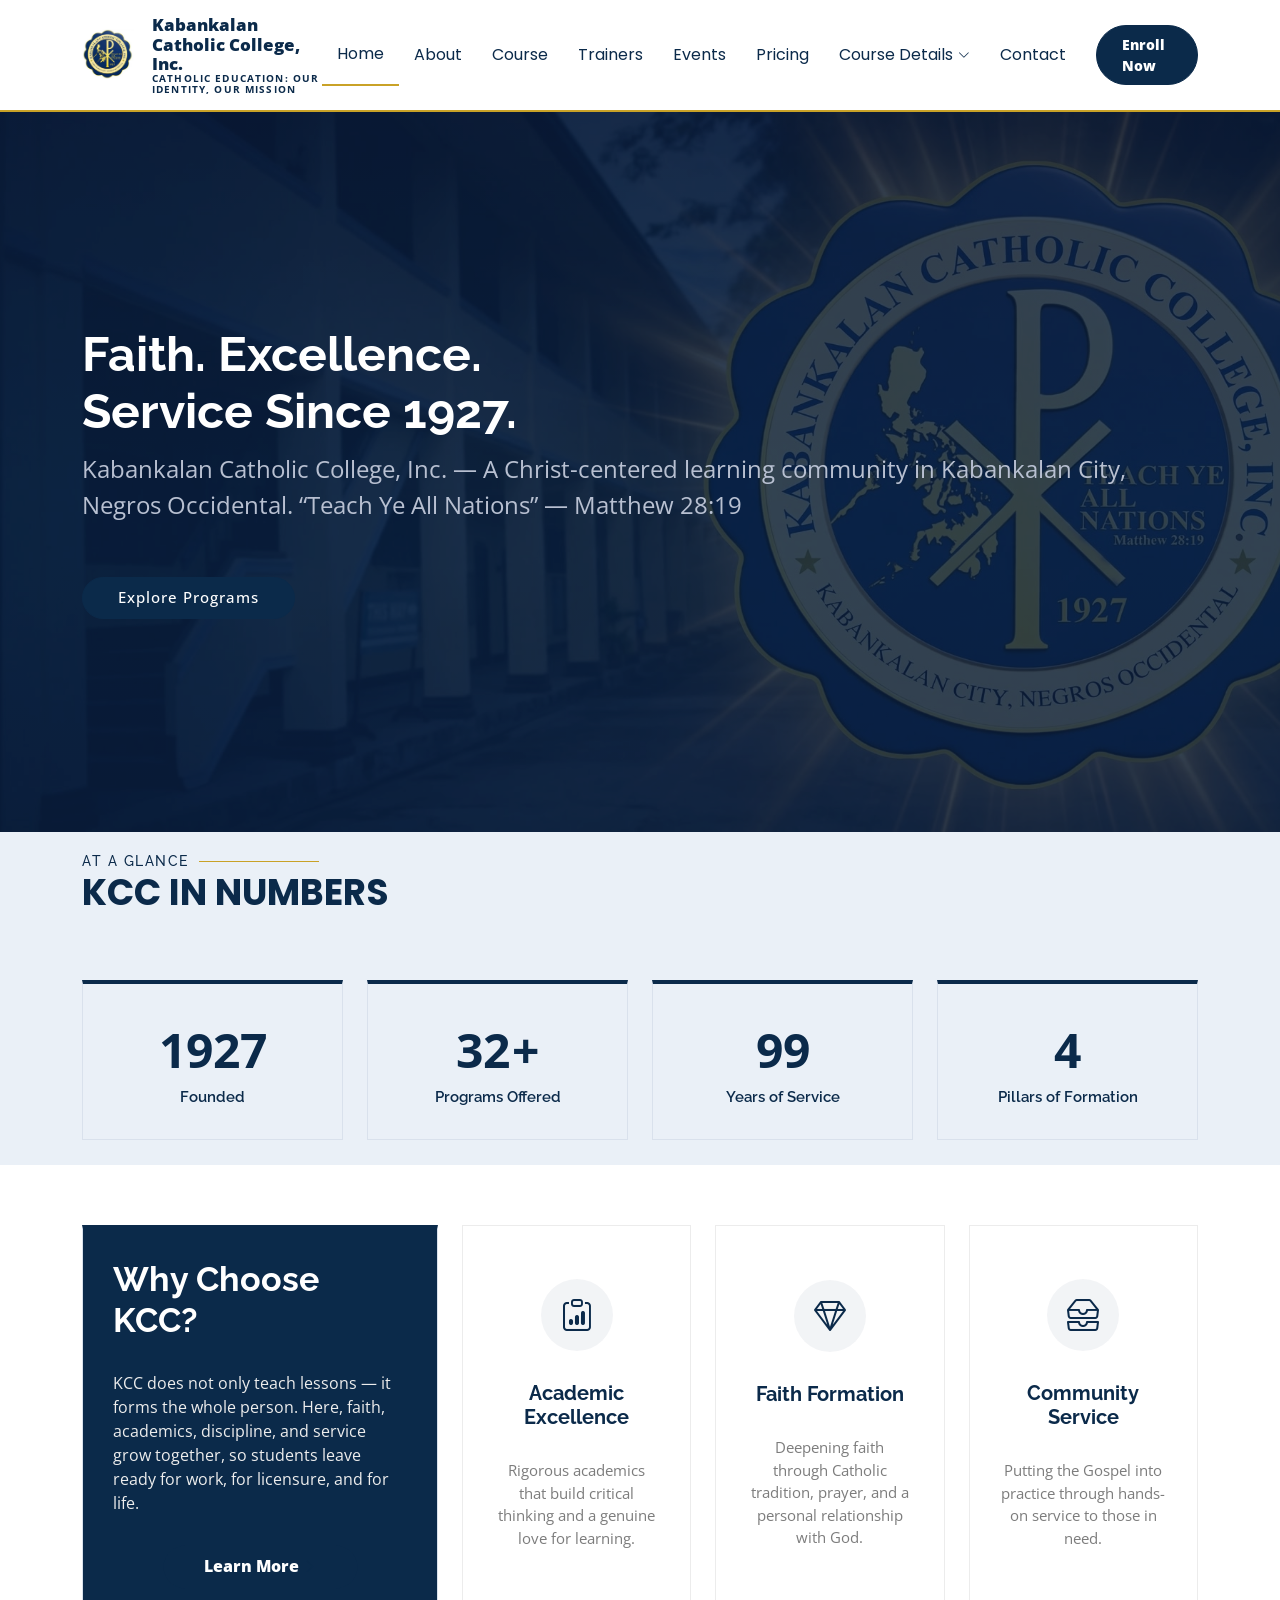
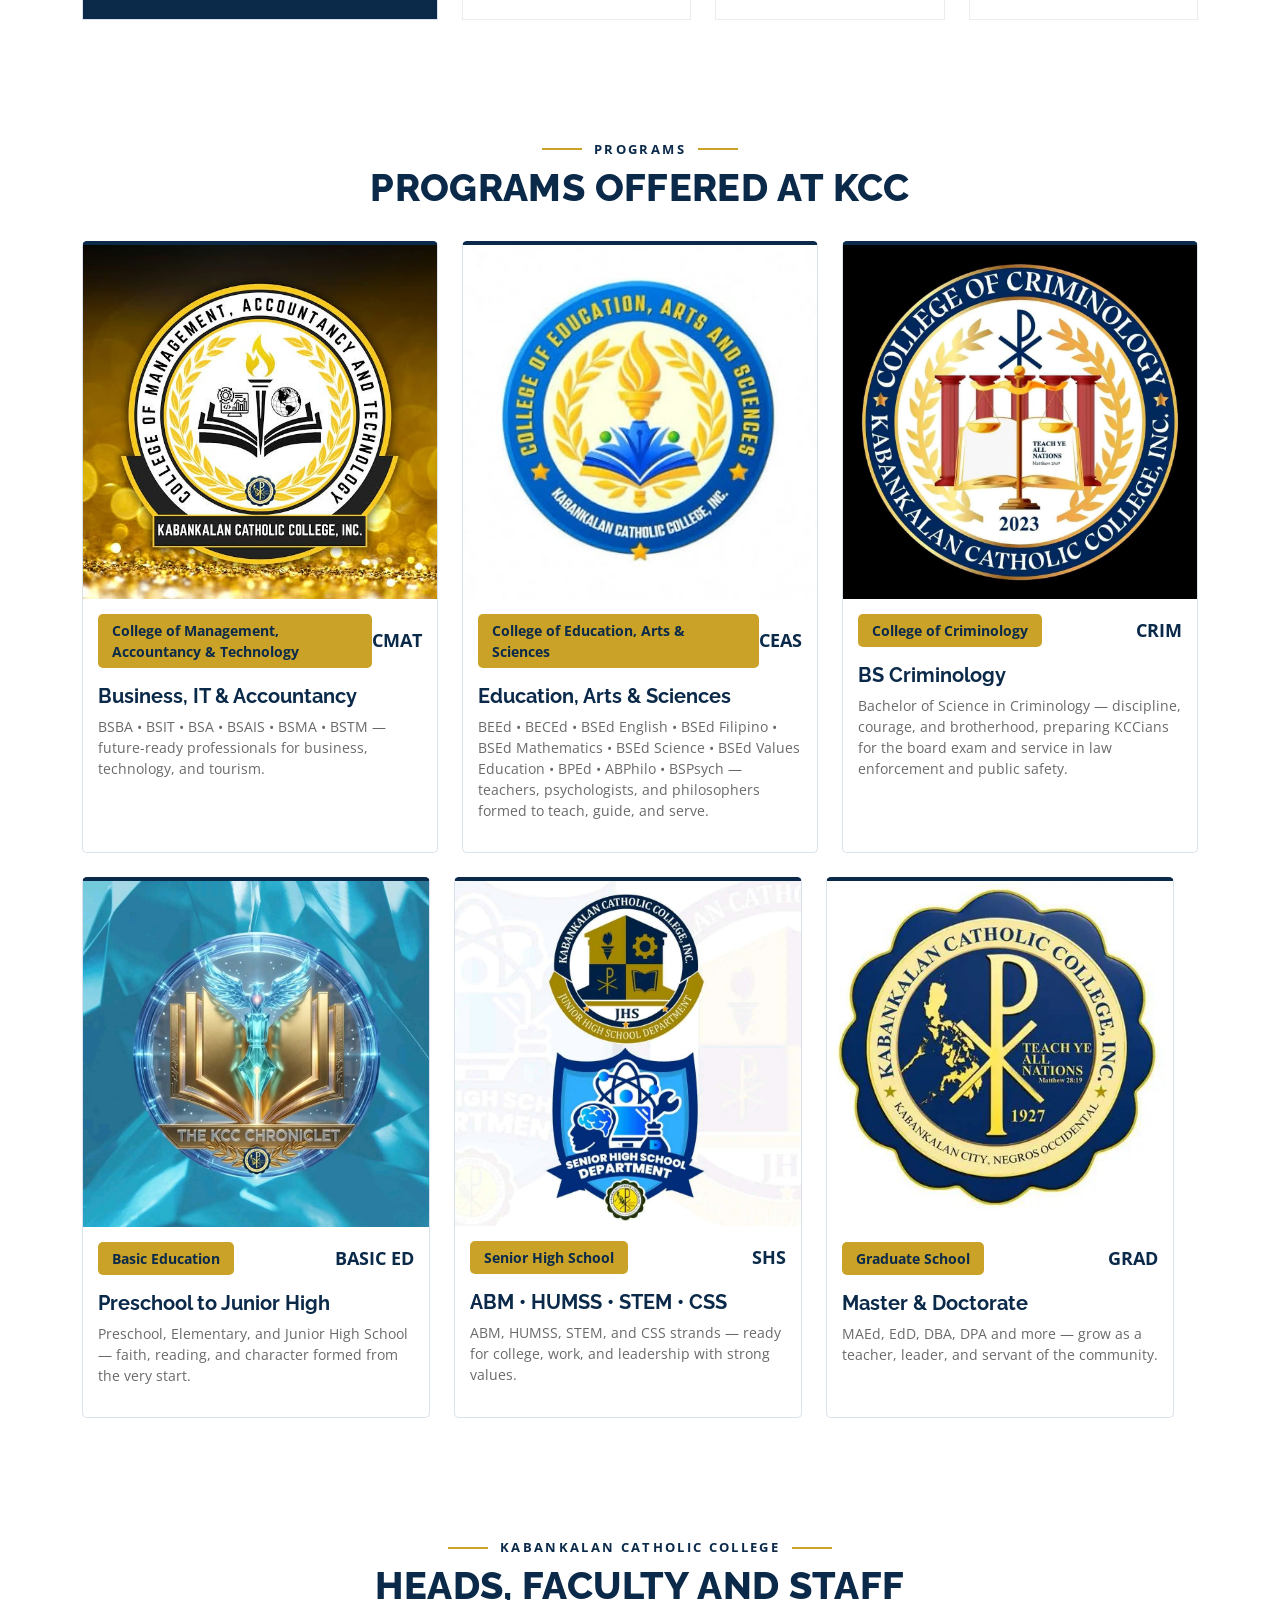
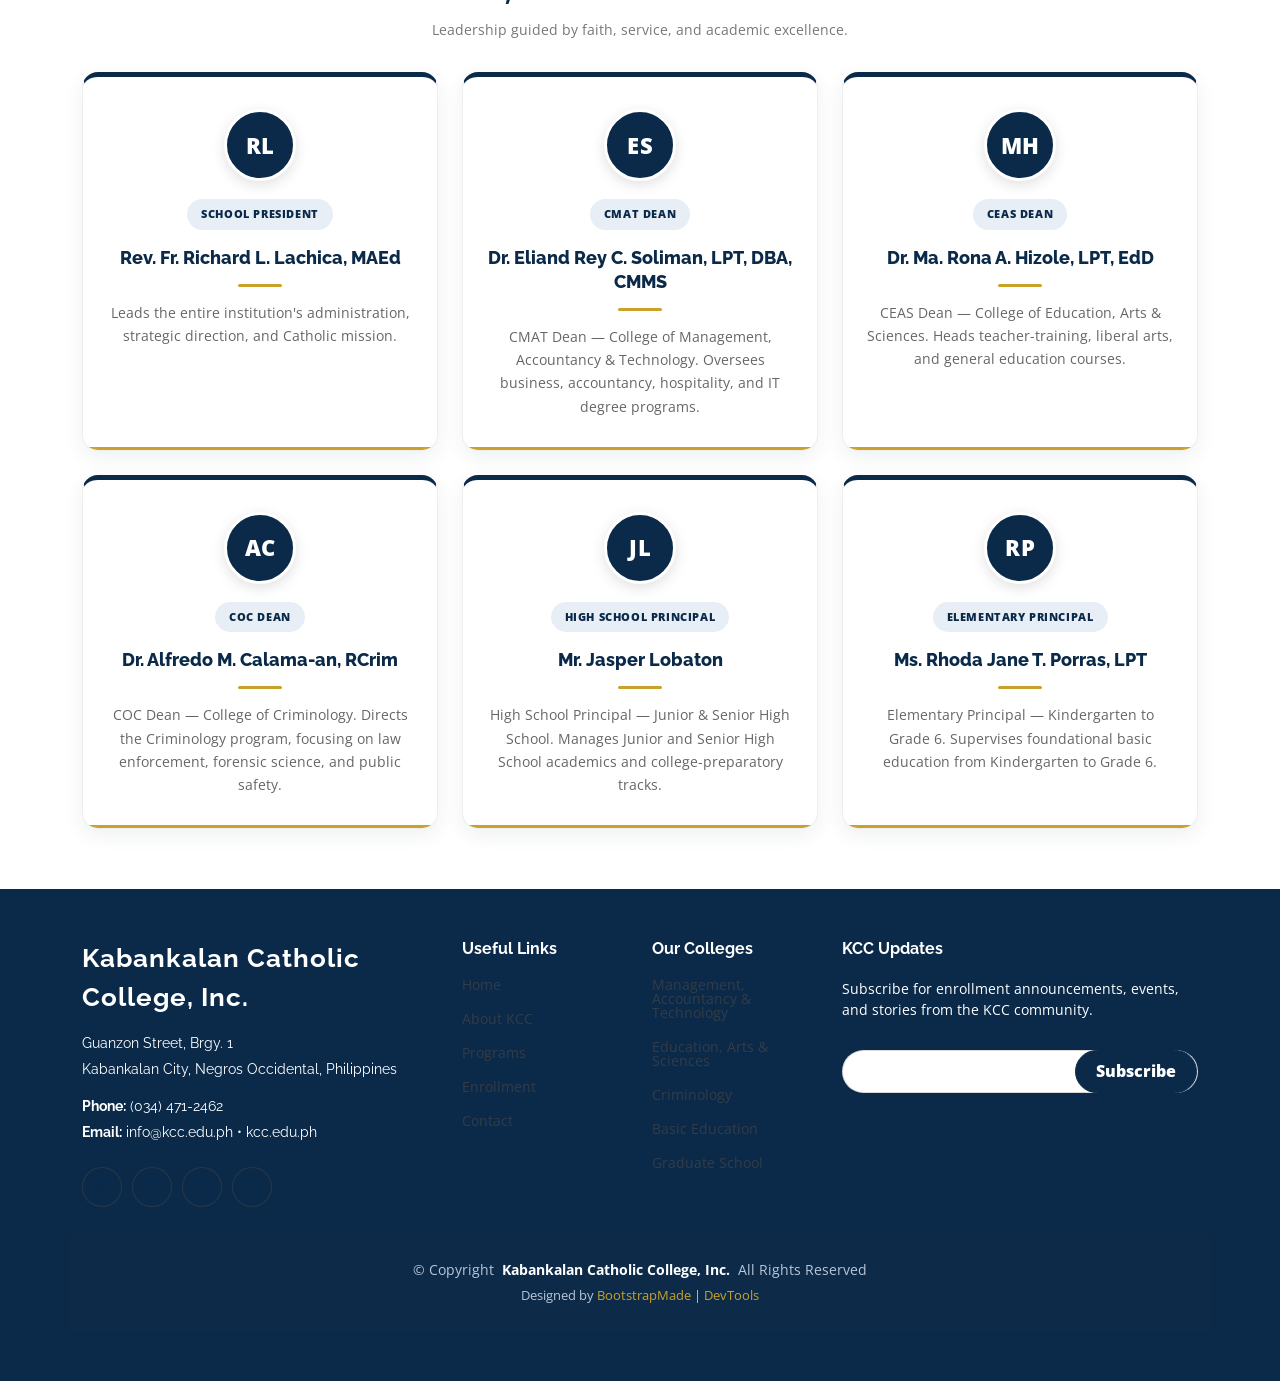
<file: index.html>
<!DOCTYPE html>
<html lang="en">

<head>
  <meta charset="utf-8">
  <meta content="width=device-width, initial-scale=1.0" name="viewport">
  <title>Kabankalan Catholic College, Inc. | Teach Ye All Nations — All-in-One Landing Page</title>
  <meta name="description" content="Official landing page of Kabankalan Catholic College, Inc. in Kabankalan City, Negros Occidental. Catholic education since 1927.">
  <meta name="keywords" content="Kabankalan Catholic College, KCC, Kabankalan, Catholic education, BSIT, BSBA, Criminology, Education">

  <!-- Favicons -->
  <link href="assets/img/favicon.png?v=8" rel="icon">
  <link href="assets/img/apple-touch-icon.png?v=8" rel="apple-touch-icon">

  <!-- Fonts -->
  <link href="https://fonts.googleapis.com" rel="preconnect">
  <link href="https://fonts.gstatic.com" rel="preconnect" crossorigin>
  <link href="https://fonts.googleapis.com/css2?family=Open+Sans:ital,wght@0,300;0,400;0,500;0,600;0,700;0,800;1,300;1,400;1,500;1,600;1,700;1,800&family=Poppins:ital,wght@0,100;0,200;0,300;0,400;0,500;0,600;0,700;0,800;0,900;1,100;1,200;1,300;1,400;1,500;1,600;1,700;1,800;1,900&family=Raleway:ital,wght@0,100;0,200;0,300;0,400;0,500;0,600;0,700;0,800;0,900;1,100;1,200;1,300;1,400;1,500;1,600;1,700;1,800;1,900&display=swap" rel="stylesheet">

  <!-- Vendor CSS Files -->
  <link href="assets/vendor/bootstrap/css/bootstrap.min.css" rel="stylesheet">
  <link href="assets/vendor/bootstrap-icons/bootstrap-icons.css" rel="stylesheet">
  <link href="assets/vendor/aos/aos.css" rel="stylesheet">
  <link href="assets/vendor/glightbox/css/glightbox.min.css" rel="stylesheet">
  <link href="assets/vendor/swiper/swiper-bundle.min.css" rel="stylesheet">

  <!-- Main CSS File -->
  <link href="assets/css/main.css" rel="stylesheet">

<!-- KCC THEME - BLUE MAJORITY, GOLD ACCENT ONLY -->
<style>
:root{
  --kcc-navy:#0B2A4A; --kcc-navy2:#0E3560; --kcc-blue:#123F6B; --kcc-gold:#C9A227;
  --accent-color:#0B2A4A !important; --heading-color:#0B2A4A !important;
}
body{color:#333}
/* Links - blue */
a{color:#0B2A4A} a:hover{color:#123F6B}
h1,h2,h3,h4,h5,h6,.sitename{color:#0B2A4A}
/* Header - white with thin gold line, blue text */
.header{background:#fff;border-bottom:2px solid #C9A227}
.header .logo span,.kcc-logo-name{color:#0B2A4A !important}
.kcc-logo-tag{color:#8A6D0A !important}
.navmenu a{color:#0B2A4A} .navmenu a:hover,.navmenu .active{color:#0B2A4A !important;border-bottom:2px solid #C9A227}
/* Buttons - BLUE majority */
.btn-getstarted,.btn-get-started,.more-btn,.btn-primary,.email-form input[type="submit"],.btn-get-started,.pricing-item .btn-buy{
  background:#0B2A4A !important;color:#fff !important;border:1px solid #0B2A4A !important;font-weight:800}
.btn-getstarted:hover,.btn-get-started:hover,.more-btn:hover,.btn-primary:hover{
  background:#123F6B !important;color:#fff !important;border-color:#123F6B !important}
/* Hero - keep picture, blue overlay text, blue button */
.hero h2{color:#fff !important} .hero p{color:#EDEDED}
.hero .btn-get-started{background:#0B2A4A !important;color:#fff !important}
/* Section titles - blue, gold only as small underline */
.section-title h2,.section-title p,.kcc-titlebar h2{color:#0B2A4A !important}
.section-title h2::after,.section-title p::after{background:#C9A227 !important}
.kcc-eyebrow,.kcc-eyebrow2{color:#0B2A4A !important}
.kcc-eyebrow::before,.kcc-eyebrow::after,.kcc-eyebrow2::before,.kcc-eyebrow2::after{background:#C9A227 !important}
/* Cards - blue top border, gold only as thin bottom line */
.course-item,.card,.stats-item,.why-box,.pricing-item,.service-item{
  border:1px solid #D9E1EC !important;border-top:4px solid #0B2A4A !important}
.course-item h3 a,.card-title a{color:#0B2A4A} .course-item h3 a:hover,.card-title a:hover{color:#123F6B}
.price,.pricing-item h4,.stats-item span{color:#0B2A4A !important}
.stats-item p,.course-item .category{color:#0B2A4A !important;font-weight:700}
/* Heads cards - blue majority */
.kcc-head-card{border-top:5px solid #0B2A4A !important}
.kcc-head-card.gold{border-top:5px solid #0B2A4A !important}
.kcc-head-card::after{background:#C9A227 !important;height:3px !important}
.kcc-initial.navy-bg,.kcc-initial.gold-bg{background:#0B2A4A !important;color:#fff !important}
.kcc-role.gold-badge,.kcc-role.navy-badge{background:#E8EEF5 !important;color:#0B2A4A !important}
.kcc-divider{background:#C9A227 !important}
/* Icons - blue */
.bi{color:#0B2A4A}
.social-links a,.social a{background:#0B2A4A !important;color:#fff !important}
.social-links a:hover{background:#123F6B !important;color:#fff !important}
/* Why Us box - blue */
.why-box{background:#0B2A4A !important;color:#fff} .why-box h3{color:#fff !important} .why-box p{color:#EDEDED}
/* Counts - blue numbers */
.counts{background:#EAF0F7 !important}
/* Footer - deep blue */
.footer{background:#0B2A4A !important;color:#fff} .footer h4,.footer .sitename{color:#fff !important}
.footer a{color:#D9E1EC} .footer a:hover{color:#C9A227}
.copyright,.credits{color:#B8C6D8} .credits a{color:#C9A227}
/* Forms */
input:focus,textarea:focus,select:focus{border-color:#0B2A4A !important;box-shadow:0 0 0 2px rgba(11,42,74,.15) !important}
#scroll-top{background:#0B2A4A !important;color:#fff !important}
#preloader:before{border-color:#0B2A4A #C9A227 #0B2A4A #C9A227 !important}
</style>
<!-- /KCC THEME -->

<!-- KCC DARK TOP - like News & Updates reference -->
<style>
.page-title{
  background:linear-gradient(180deg,#0A0F2A 0%,#0B1A3A 45%,#0A1533 100%) !important;
  padding:70px 0 60px !important; text-align:center; position:relative; overflow:hidden;
}
.page-title::before{content:"";position:absolute;inset:0;
  background:radial-gradient(ellipse at 50% 0%,rgba(201,162,39,.18) 0%,transparent 55%);}
.page-title .heading{position:relative;z-index:1}
.kcc-page-eyebrow{
  font-size:12px;font-weight:700;letter-spacing:.35em;text-transform:uppercase;
  color:#C9A227 !important; margin:0 0 16px !important; text-align:center;
}
.page-title h1{
  color:#fff !important; font-size:52px !important; font-weight:700 !important;
  letter-spacing:.01em; line-height:1.1; margin:0 0 20px !important;
}
.page-title h1::after{
  content:""; display:block; width:120px; height:1px; background:rgba(255,255,255,.25);
  margin:22px auto 0; position:relative;
}
.page-title p{color:#B8C0D1 !important; font-size:16px !important; line-height:1.7; max-width:640px; margin:18px auto 0 !important}
/* Breadcrumbs - Home gray, current gold, like screenshot */
.page-title .breadcrumbs{background:transparent !important; padding:0 !important; position:relative;z-index:1}
.page-title .breadcrumbs ol{justify-content:center; gap:6px}
.page-title .breadcrumbs a{color:#9AA3B8 !important; font-size:13px}
.page-title .breadcrumbs .current{color:#C9A227 !important; font-size:13px; font-weight:600}
.page-title .breadcrumbs li+li::before{color:#9AA3B8 !important}
/* Homepage hero - same dark navy */
#hero.hero{
  background:linear-gradient(180deg,#0A0F2A 0%,#0B1A3A 55%,#0A1533 100%) !important;
}
#hero.hero img{opacity:.28 !important}
#hero.hero h2{color:#fff !important}
#hero.hero p{color:#B8C0D1 !important}
@media(max-width:768px){ .page-title h1{font-size:36px !important} .page-title{padding:50px 0 44px !important} }
</style>
<!-- /KCC DARK TOP -->



<!-- =======================================================
  * Template Name: Mentor - customized for Kabankalan Catholic College, Inc. (Project 2)
  * Template URL: https://bootstrapmade.com/mentor-free-education-bootstrap-theme/
  * Updated: Jul 07 2025 with Bootstrap v5.3.7
  * Author: BootstrapMade.com
  * License: https://bootstrapmade.com/license/
  ======================================================== -->
<style>
.kcc-titlebar{display:block;width:100%;clear:both;margin:0 auto 32px auto;text-align:center;padding-left:0;padding-right:0}
.kcc-titlebar .kcc-eyebrow{display:flex;align-items:center;justify-content:center;gap:12px;font-size:13px;font-weight:700;letter-spacing:.18em;text-transform:uppercase;color:#C9A227;margin:0 0 8px 0}
.kcc-titlebar .kcc-eyebrow::before{content:"";display:block;width:40px;height:2px;background:#C9A227}.kcc-titlebar .kcc-eyebrow::after{content:"";display:block;width:40px;height:2px;background:#C9A227}
.kcc-titlebar h2{font-size:38px;font-weight:800;letter-spacing:.01em;text-transform:uppercase;color:#0B2A4A;margin:0;line-height:1.1}
@media(max-width:768px){.kcc-titlebar h2{font-size:28px}}
</style>
</head>

<body class="index-page">

  <header id="header" class="header d-flex align-items-center sticky-top">
    <div class="container-fluid container-xl position-relative d-flex align-items-center">

      <a href="#hero" class="logo d-flex align-items-center me-auto">
        <img src="assets/img/kcc-logo.webp" alt="Kabankalan Catholic College, Inc. seal">
      <span class="kcc-logo-text">
        <span class="kcc-logo-name">Kabankalan Catholic College, Inc.</span>
        <span class="kcc-logo-tag">Catholic Education: Our Identity, Our Mission</span>
      </span>
      </a>

      <nav id="navmenu" class="navmenu">
        <ul>
          <li><a href="index.html" class="active">Home</a></li>
          <li><a href="about.html">About</a></li>
          <li><a href="courses.html">Course</a></li>
          <li><a href="trainers.html">Trainers</a></li>
          <li><a href="events.html">Events</a></li>
          <li><a href="pricing.html">Pricing</a></li>
          <li class="dropdown"><a href="courses.html"><span>Course Details</span> <i class="bi bi-chevron-down toggle-dropdown"></i></a>
            <ul>
              <li><a href="courses.html">CMAT</a></li>
              <li><a href="courses.html">CEAS</a></li>
              <li><a href="courses.html">COC</a></li>
            </ul>
          </li>
          <li><a href="contact.html">Contact</a></li>
        </ul>
        <i class="mobile-nav-toggle d-xl-none bi bi-list"></i>
      </nav>

      <a class="btn-getstarted" href="#pricing">Enroll Now</a>

    </div>
  </header>

  <main class="main">

    <!-- Hero Section -->
    <section id="hero" class="hero section dark-background">

      <img src="assets/img/hero-bg.jpg?v=2" alt="Kabankalan Catholic College campus with KCC seal" data-aos="fade-in">
      <div class="container">
        <h2 data-aos="fade-up" data-aos-delay="100">Faith. Excellence.<br>Service Since 1927.</h2>
        <p data-aos="fade-up" data-aos-delay="200">Kabankalan Catholic College, Inc. — A Christ-centered learning community in Kabankalan City, Negros Occidental. “Teach Ye All Nations” — Matthew 28:19</p>
        <div class="d-flex mt-4" data-aos="fade-up" data-aos-delay="300">
          <a href="#courses" class="btn-get-started">Explore Programs</a>
        </div>
      </div>

    </section><!-- /Hero Section -->

    
    

    <!-- Counts / At a Glance Section -->
    <section id="counts" class="section counts light-background">

      <!-- Section Title -->
      <div class="container section-title" data-aos="fade-up">
        <h2>At a Glance</h2>
        <p>KCC in Numbers</p>
      </div><!-- End Section Title -->

      <div class="container" data-aos="fade-up" data-aos-delay="100">

        <div class="row gy-4">

          <div class="col-lg-3 col-md-6">
            <div class="stats-item text-center w-100 h-100">
              <span data-purecounter-start="0" data-purecounter-end="1927" data-purecounter-duration="1" class="purecounter"></span>
              <p>Founded</p>
            </div>
          </div><!-- End Stats Item -->

          <div class="col-lg-3 col-md-6">
            <div class="stats-item text-center w-100 h-100">
              <span data-purecounter-start="0" data-purecounter-end="32" data-purecounter-duration="1" class="purecounter" style="display:inline-block"></span><span style="display:inline-block; font-size:48px; font-weight:700; color:#C9A227; line-height:1; margin-left:2px;">+</span>
              <p>Programs Offered</p>
            </div>
          </div><!-- End Stats Item -->

          <div class="col-lg-3 col-md-6">
            <div class="stats-item text-center w-100 h-100">
              <span data-purecounter-start="0" data-purecounter-end="99" data-purecounter-duration="1" class="purecounter"></span>
              <p>Years of Service</p>
            </div>
          </div><!-- End Stats Item -->

          <div class="col-lg-3 col-md-6">
            <div class="stats-item text-center w-100 h-100">
              <span data-purecounter-start="0" data-purecounter-end="4" data-purecounter-duration="1" class="purecounter"></span>
              <p>Pillars of Formation</p>
            </div>
          </div><!-- End Stats Item -->

        </div>

      </div>

    </section><!-- /Counts Section -->

    <!-- Why Us Section -->
    <section id="why-us" class="section why-us">

      <div class="container">

        <div class="row gy-4">

          <div class="col-lg-4" data-aos="fade-up" data-aos-delay="100">
            <div class="why-box">
              <h3>Why Choose KCC?</h3>
              <p>
                KCC does not only teach lessons — it forms the whole person. Here, faith, academics, discipline, and service grow together, so students leave ready for work, for licensure, and for life.
              </p>
              <div class="text-center">
                <a href="#" class="more-btn"><span>Learn More</span> <i class="bi bi-chevron-right"></i></a>
              </div>
            </div>
          </div><!-- End Why Box -->

          <div class="col-lg-8 d-flex align-items-stretch">
            <div class="row gy-4" data-aos="fade-up" data-aos-delay="200">

              <div class="col-xl-4">
                <div class="icon-box d-flex flex-column justify-content-center align-items-center">
                  <i class="bi bi-clipboard-data"></i>
                  <h4>Academic Excellence</h4>
                  <p>Rigorous academics that build critical thinking and a genuine love for learning.</p>
                </div>
              </div><!-- End Icon Box -->

              <div class="col-xl-4" data-aos="fade-up" data-aos-delay="300">
                <div class="icon-box d-flex flex-column justify-content-center align-items-center">
                  <i class="bi bi-gem"></i>
                  <h4>Faith Formation</h4>
                  <p>Deepening faith through Catholic tradition, prayer, and a personal relationship with God.</p>
                </div>
              </div><!-- End Icon Box -->

              <div class="col-xl-4" data-aos="fade-up" data-aos-delay="400">
                <div class="icon-box d-flex flex-column justify-content-center align-items-center">
                  <i class="bi bi-inboxes"></i>
                  <h4>Community Service</h4>
                  <p>Putting the Gospel into practice through hands-on service to those in need.</p>
                </div>
              </div><!-- End Icon Box -->

            </div>
          </div>

        </div>

      </div>

    </section><!-- /Why Us Section -->

    <!-- Features Section -->

    

    
<!-- /Features Section -->

    <!-- Courses Section -->
    <section id="courses" class="courses section">
      <!-- Title Bar on top, before the object - like an essay heading -->
      <div class="container kcc-titlebar" data-aos="fade-up">
        <p class="kcc-eyebrow">PROGRAMS</p>
        <h2>PROGRAMS OFFERED AT KCC</h2>
      </div>

      <div class="container">

        <div class="row">

          <div class="col-lg-4 col-md-6 d-flex align-items-stretch" data-aos="zoom-in" data-aos-delay="100">
            <div class="course-item">
             <img src="assets/img/course/course-1.webp?v=3" class="img-fluid" alt="...">
              <div class="course-content">
                <div class="d-flex justify-content-between align-items-center mb-3">
                  <p class="category">College of Management, Accountancy &amp; Technology</p>
                  <p class="price">CMAT</p>
                </div>

                <h3><a href="#courses">Business, IT &amp; Accountancy</a></h3>
                <p class="description">BSBA • BSIT • BSA • BSAIS • BSMA • BSTM — future-ready professionals for business, technology, and tourism.</p>
              </div>
            </div>
          </div> <!-- End Course Item-->

          <div class="col-lg-4 col-md-6 d-flex align-items-stretch mt-4 mt-md-0" data-aos="zoom-in" data-aos-delay="200">
            <div class="course-item">
             <img src="assets/img/course/course-2.webp?v=3" class="img-fluid" alt="...">

              <div class="course-content">
                <div class="d-flex justify-content-between align-items-center mb-3">
                  <p class="category">College of Education, Arts &amp; Sciences</p>
                  <p class="price">CEAS</p>
                </div>

                <h3><a href="#courses">Education, Arts &amp; Sciences</a></h3>
                <p class="description">BEEd • BECEd • BSEd English • BSEd Filipino • BSEd Mathematics • BSEd Science • BSEd Values Education • BPEd • ABPhilo • BSPsych — teachers, psychologists, and philosophers formed to teach, guide, and serve.</p>
              </div>
            </div>
          </div> <!-- End Course Item-->

          <div class="col-lg-4 col-md-6 d-flex align-items-stretch mt-4 mt-lg-0" data-aos="zoom-in" data-aos-delay="300">
            <div class="course-item">
              <img src="assets/img/course/course-3.webp?v=3" class="img-fluid" alt="...">
              <div class="course-content">
                <div class="d-flex justify-content-between align-items-center mb-3">
                  <p class="category">College of Criminology</p>
                  <p class="price">CRIM</p>
                </div>

                <h3><a href="#courses">BS Criminology</a></h3>
                <p class="description">Bachelor of Science in Criminology — discipline, courage, and brotherhood, preparing KCCians for the board exam and service in law enforcement and public safety.</p>
              </div>
            </div>
          </div> <!-- End Course Item-->

        <div class="row mt-4">

          <div class="col-lg-4 col-md-6 d-flex align-items-stretch" data-aos="zoom-in" data-aos-delay="100">
            <div class="course-item">
             <img src="assets/img/course/course-4.jpg?v=4" class="img-fluid" alt="...">
              <div class="course-content">
                <div class="d-flex justify-content-between align-items-center mb-3">
                  <p class="category">Basic Education</p>
                  <p class="price">BASIC ED</p>
                </div>

                <h3><a href="#courses">Preschool to Junior High</a></h3>
                <p class="description">Preschool, Elementary, and Junior High School &mdash; faith, reading, and character formed from the very start.</p>
                
              </div>
            </div>
          </div> <!-- End Course Item-->

          <div class="col-lg-4 col-md-6 d-flex align-items-stretch mt-4 mt-md-0" data-aos="zoom-in" data-aos-delay="200">
            <div class="course-item">
              <img src="assets/img/course/course-5.jpg?v=4" class="img-fluid" alt="...">
              <div class="course-content">
                <div class="d-flex justify-content-between align-items-center mb-3">
                  <p class="category">Senior High School</p>
                  <p class="price">SHS</p>
                </div>

                <h3><a href="#courses">ABM &bull; HUMSS &bull; STEM &bull; CSS</a></h3>
                <p class="description">ABM, HUMSS, STEM, and CSS strands &mdash; ready for college, work, and leadership with strong values.</p>
                
              </div>
            </div>
          </div> <!-- End Course Item-->

          <div class="col-lg-4 col-md-6 d-flex align-items-stretch mt-4 mt-lg-0" data-aos="zoom-in" data-aos-delay="300">
            <div class="course-item">
             <img src="assets/img/course/course-6.webp?v=4" class="img-fluid" alt="...">
              <div class="course-content">
                <div class="d-flex justify-content-between align-items-center mb-3">
                  <p class="category">Graduate School</p>
                  <p class="price">GRAD</p>
                </div>

                <h3><a href="#courses">Master &amp; Doctorate</a></h3>
                <p class="description">MAEd, EdD, DBA, DPA and more &mdash; grow as a teacher, leader, and servant of the community.</p>
                
              </div>
            </div>
          </div> <!-- End Course Item-->

        </div>

        </div>

      </div>

    </section><!-- /Courses Section -->




    <!-- ===== ALL-IN-ONE: CAMPUS LIFE (from trainers.html) ===== -->
    <div id="trainers">


    

    <!-- Trainers Section - HEADS, NO PHOTOS, TEXT + DESIGN ONLY -->
    <section id="trainers" class="section trainers">
      <style>
        .kcc-head-card{background:#fff;border:1px solid #eee;border-radius:16px;padding:32px 24px;text-align:center;box-shadow:0 6px 20px rgba(11,42,74,.07);height:100%;transition:transform .2s;position:relative;overflow:hidden}
        .kcc-head-card:hover{transform:translateY(-4px)}
        .kcc-head-card.gold{border-top:5px solid #C9A227}
        .kcc-head-card.navy{border-top:5px solid #0B2A4A}
        .kcc-head-card::after{content:"";position:absolute;left:0;right:0;bottom:0;height:4px;background:linear-gradient(90deg,#0B2A4A,#C9A227)}
        .kcc-initial{width:72px;height:72px;border-radius:50%;display:flex;align-items:center;justify-content:center;font-weight:900;font-size:22px;margin:0 auto 18px;letter-spacing:.5px;border:3px solid #fff;box-shadow:0 4px 14px rgba(0,0,0,.12)}
        .kcc-initial.navy-bg{background:#0B2A4A;color:#C9A227}
        .kcc-initial.gold-bg{background:#C9A227;color:#0B2A4A}
        .kcc-role{display:inline-block;font-size:11px;font-weight:800;letter-spacing:.6px;padding:7px 14px;border-radius:20px;text-transform:uppercase}
        .kcc-role.gold-badge{background:#FFF3CD;color:#7A5A00}
        .kcc-role.navy-badge{background:#EEF2FF;color:#0B2A4A}
        .kcc-head-card h4{font-size:18px;color:#0B2A4A;margin:16px 0 8px;line-height:1.35;font-weight:800}
        .kcc-head-card p{font-size:14px;line-height:1.65;color:#666;margin:0}
        .kcc-divider{width:44px;height:3px;background:#C9A227;margin:14px auto 0;border-radius:2px}
        .kcc-eyebrow2{display:flex;align-items:center;justify-content:center;gap:12px;font-size:13px;font-weight:700;letter-spacing:.18em;text-transform:uppercase;color:#C9A227;margin:0 0 8px}
        .kcc-eyebrow2::before,.kcc-eyebrow2::after{content:"";display:block;width:40px;height:2px;background:#C9A227}
      </style>
      <div class="container kcc-titlebar" data-aos="fade-up">
        <p class="kcc-eyebrow2">KABANKALAN CATHOLIC COLLEGE</p>
        <h2>Heads, Faculty and Staff</h2>
        <p style="color:#777;font-size:14px;margin:12px 0 0;">Leadership guided by faith, service, and academic excellence.</p>
      </div>

      <div class="container">
        <div class="row gy-4">

          <div class="col-lg-4 col-md-6" data-aos="fade-up" data-aos-delay="100">
            <div class="kcc-head-card navy">
              <div class="kcc-initial navy-bg">RL</div>
              <span class="kcc-role gold-badge">School President</span>
              <h4>Rev. Fr. Richard L. Lachica, MAEd</h4>
              <div class="kcc-divider"></div>
              <p style="margin-top:14px;">Leads the entire institution&apos;s administration, strategic direction, and Catholic mission.</p>
            </div>
          </div>

          <div class="col-lg-4 col-md-6" data-aos="fade-up" data-aos-delay="200">
            <div class="kcc-head-card gold">
              <div class="kcc-initial gold-bg">ES</div>
              <span class="kcc-role navy-badge">CMAT Dean</span>
              <h4>Dr. Eliand Rey C. Soliman, LPT, DBA, CMMS</h4>
              <div class="kcc-divider"></div>
              <p style="margin-top:14px;">CMAT Dean &mdash; College of Management, Accountancy &amp; Technology. Oversees business, accountancy, hospitality, and IT degree programs.</p>
            </div>
          </div>

          <div class="col-lg-4 col-md-6" data-aos="fade-up" data-aos-delay="300">
            <div class="kcc-head-card navy">
              <div class="kcc-initial navy-bg">MH</div>
              <span class="kcc-role gold-badge">CEAS Dean</span>
              <h4>Dr. Ma. Rona A. Hizole, LPT, EdD</h4>
              <div class="kcc-divider"></div>
              <p style="margin-top:14px;">CEAS Dean &mdash; College of Education, Arts &amp; Sciences. Heads teacher-training, liberal arts, and general education courses.</p>
            </div>
          </div>

          <div class="col-lg-4 col-md-6" data-aos="fade-up" data-aos-delay="400">
            <div class="kcc-head-card gold">
              <div class="kcc-initial gold-bg">AC</div>
              <span class="kcc-role navy-badge">COC Dean</span>
              <h4>Dr. Alfredo M. Calama-an, RCrim</h4>
              <div class="kcc-divider"></div>
              <p style="margin-top:14px;">COC Dean &mdash; College of Criminology. Directs the Criminology program, focusing on law enforcement, forensic science, and public safety.</p>
            </div>
          </div>

          <div class="col-lg-4 col-md-6" data-aos="fade-up" data-aos-delay="500">
            <div class="kcc-head-card navy">
              <div class="kcc-initial navy-bg">JL</div>
              <span class="kcc-role gold-badge">High School Principal</span>
              <h4>Mr. Jasper Lobaton</h4>
              <div class="kcc-divider"></div>
              <p style="margin-top:14px;">High School Principal &mdash; Junior &amp; Senior High School. Manages Junior and Senior High School academics and college-preparatory tracks.</p>
            </div>
          </div>

          <div class="col-lg-4 col-md-6" data-aos="fade-up" data-aos-delay="600">
            <div class="kcc-head-card gold">
              <div class="kcc-initial gold-bg">RP</div>
              <span class="kcc-role navy-badge">Elementary Principal</span>
              <h4>Ms. Rhoda Jane T. Porras, LPT</h4>
              <div class="kcc-divider"></div>
              <p style="margin-top:14px;">Elementary Principal &mdash; Kindergarten to Grade 6. Supervises foundational basic education from Kindergarten to Grade 6.</p>
            </div>
          </div>

        </div>
      </div>
    </section><!-- /Trainers Section -->

  
    </div>

    <!-- ===== ALL-IN-ONE: EVENTS (from events.html) ===== -->
    <div id="events">


    

    <!-- Events Section -->
    

  
    </div>

    <!-- ===== ALL-IN-ONE: ENROLLMENT (from pricing.html) ===== -->
    <div id="pricing">


    

    <!-- Pricing Section -->
    

  
    </div>

    <!-- ===== ALL-IN-ONE: CONTACT (from contact.html) ===== -->
    <div id="contact">


    

    <!-- Contact Section -->
    

  
    </div>

  </main>

  <footer id="footer" class="footer position-relative light-background">

    <div class="container footer-top">
      <div class="row gy-4">
        <div class="col-lg-4 col-md-6 footer-about">
          <a href="#hero" class="logo d-flex align-items-center">
            <span class="sitename">Kabankalan Catholic College, Inc.</span>
          </a>
          <div class="footer-contact pt-3">
            <p>Guanzon Street, Brgy. 1</p>
            <p>Kabankalan City, Negros Occidental, Philippines</p>
            <p class="mt-3"><strong>Phone:</strong> <span>(034) 471-2462</span></p>
            <p><strong>Email:</strong> <span>info@kcc.edu.ph • kcc.edu.ph</span></p>
          </div>
          <div class="social-links d-flex mt-4">
            <a href=""><i class="bi bi-twitter-x"></i></a>
            <a href=""><i class="bi bi-facebook"></i></a>
            <a href=""><i class="bi bi-instagram"></i></a>
            <a href=""><i class="bi bi-linkedin"></i></a>
          </div>
        </div>

        <div class="col-lg-2 col-md-3 footer-links">
          <h4>Useful Links</h4>
          <ul>
            <li><a href="#hero">Home</a></li>
            <li><a href="#about">About KCC</a></li>
            <li><a href="#courses">Programs</a></li>
            <li><a href="#pricing">Enrollment</a></li>
            <li><a href="#contact">Contact</a></li>
          </ul>
        </div>

        <div class="col-lg-2 col-md-3 footer-links">
          <h4>Our Colleges</h4>
          <ul>
            <li><a href="#courses">Management, Accountancy & Technology</a></li>
            <li><a href="#courses">Education, Arts & Sciences</a></li>
            <li><a href="#courses">Criminology</a></li>
            <li><a href="#courses">Basic Education</a></li>
            <li><a href="#courses">Graduate School</a></li>
          </ul>
        </div>

        <div class="col-lg-4 col-md-12 footer-newsletter">
          <h4>KCC Updates</h4>
          <p>Subscribe for enrollment announcements, events, and stories from the KCC community.</p>
          <form action="#" method="post" class="email-form">
            <div class="newsletter-form"><input type="email" name="email"><input type="submit" value="Subscribe"></div>
            <div class="loading">Loading</div>
            <div class="error-message"></div>
            <div class="sent-message">Your subscription request has been sent. Thank you!</div>
          </form>
        </div>

      </div>
    </div>

    <div class="container copyright text-center mt-4">
      <p>© <span>Copyright</span> <strong class="px-1 sitename">Kabankalan Catholic College, Inc.</strong> <span>All Rights Reserved</span></p>
      <div class="credits">
        <!-- All the links in the footer should remain intact. -->
        <!-- You can delete the links only if you've purchased the pro version. -->
        <!-- Licensing information: https://bootstrapmade.com/license/ -->
        Designed by <a href="https://bootstrapmade.com/">BootstrapMade</a> | <a href="https://bootstrapmade.com/tools/">DevTools</a>
      </div>
    </div>

  </footer>

  <!-- Scroll Top -->
  <a href="#" id="scroll-top" class="scroll-top d-flex align-items-center justify-content-center"><i class="bi bi-arrow-up-short"></i></a>

  <!-- Preloader -->
  <div id="preloader"></div>

  <!-- Vendor JS Files -->
  <script src="assets/vendor/bootstrap/js/bootstrap.bundle.min.js"></script>
  <script src="assets/vendor/aos/aos.js"></script>
  <script src="assets/vendor/glightbox/js/glightbox.min.js"></script>
  <script src="assets/vendor/purecounter/purecounter_vanilla.js"></script>
  <script src="assets/vendor/swiper/swiper-bundle.min.js"></script>

  <!-- Main JS File -->
  <script src="assets/js/main.js"></script>

<!-- Added only: send Course Details dropdown CMAT / CEAS / COC to the college bar in Course Details, old links untouched. Runs immediately, no waiting, so 1 click works. -->
<script>
(function () {
  var map = { 'CMAT': '#cmat', 'CEAS': '#ceas', 'COC': '#coc' };
  document.querySelectorAll('.dropdown ul li a').forEach(function (a) {
    var t = a.textContent.trim();
    if (map[t]) { a.href = 'course-details.html' + map[t]; }
  });
})();
</script>
</body>

</html>
</file>
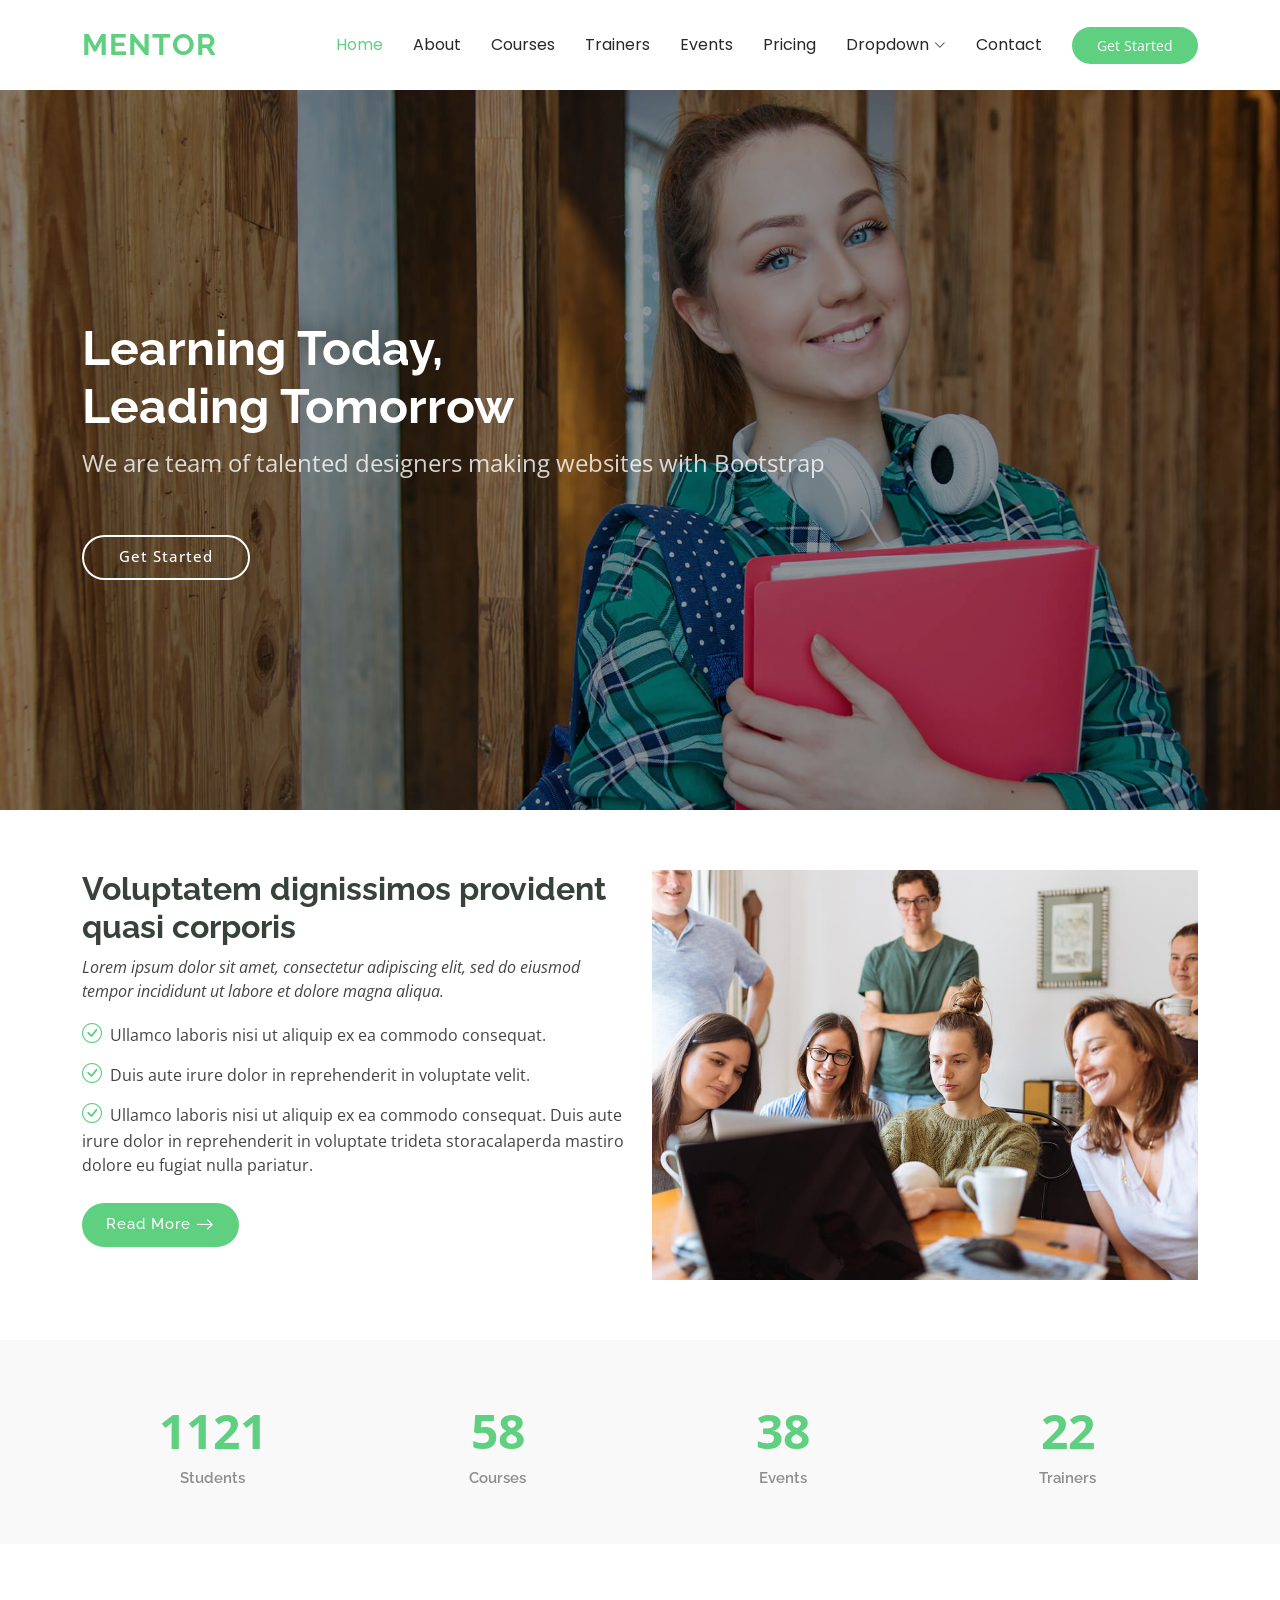
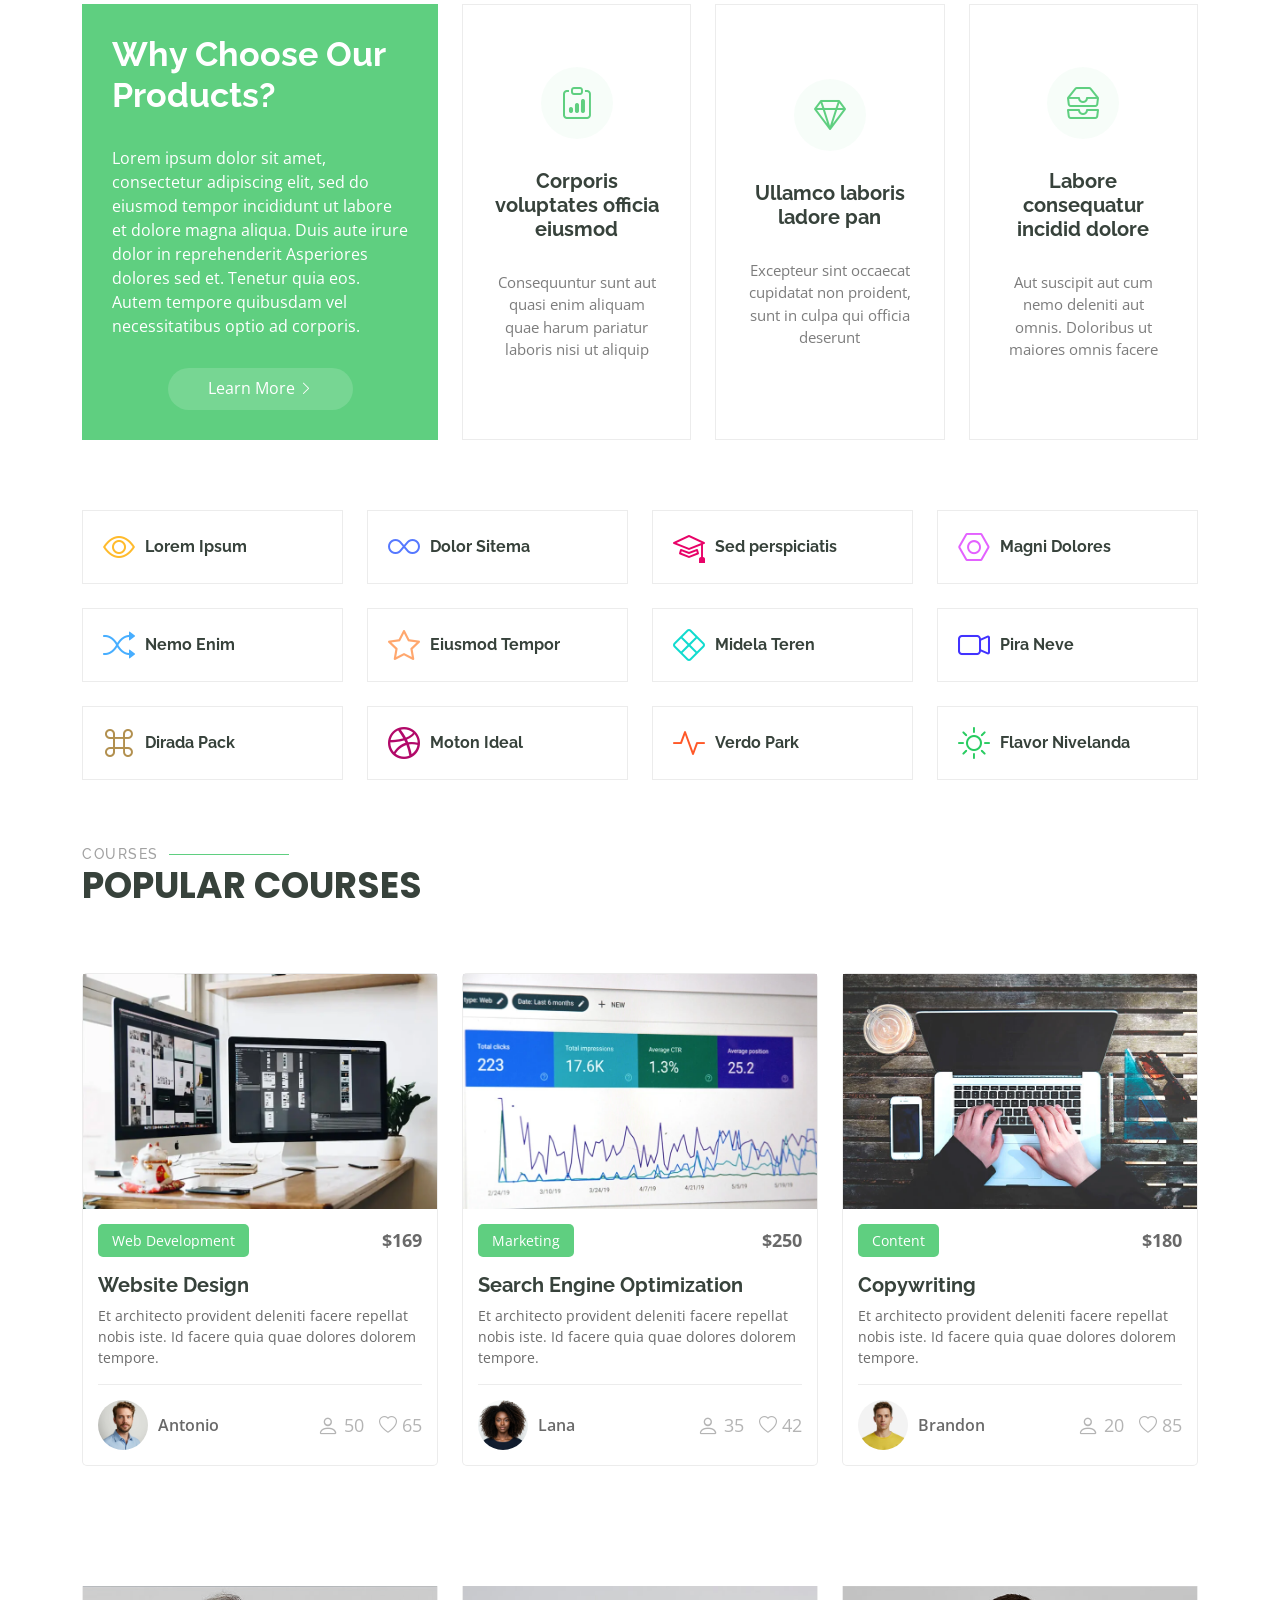
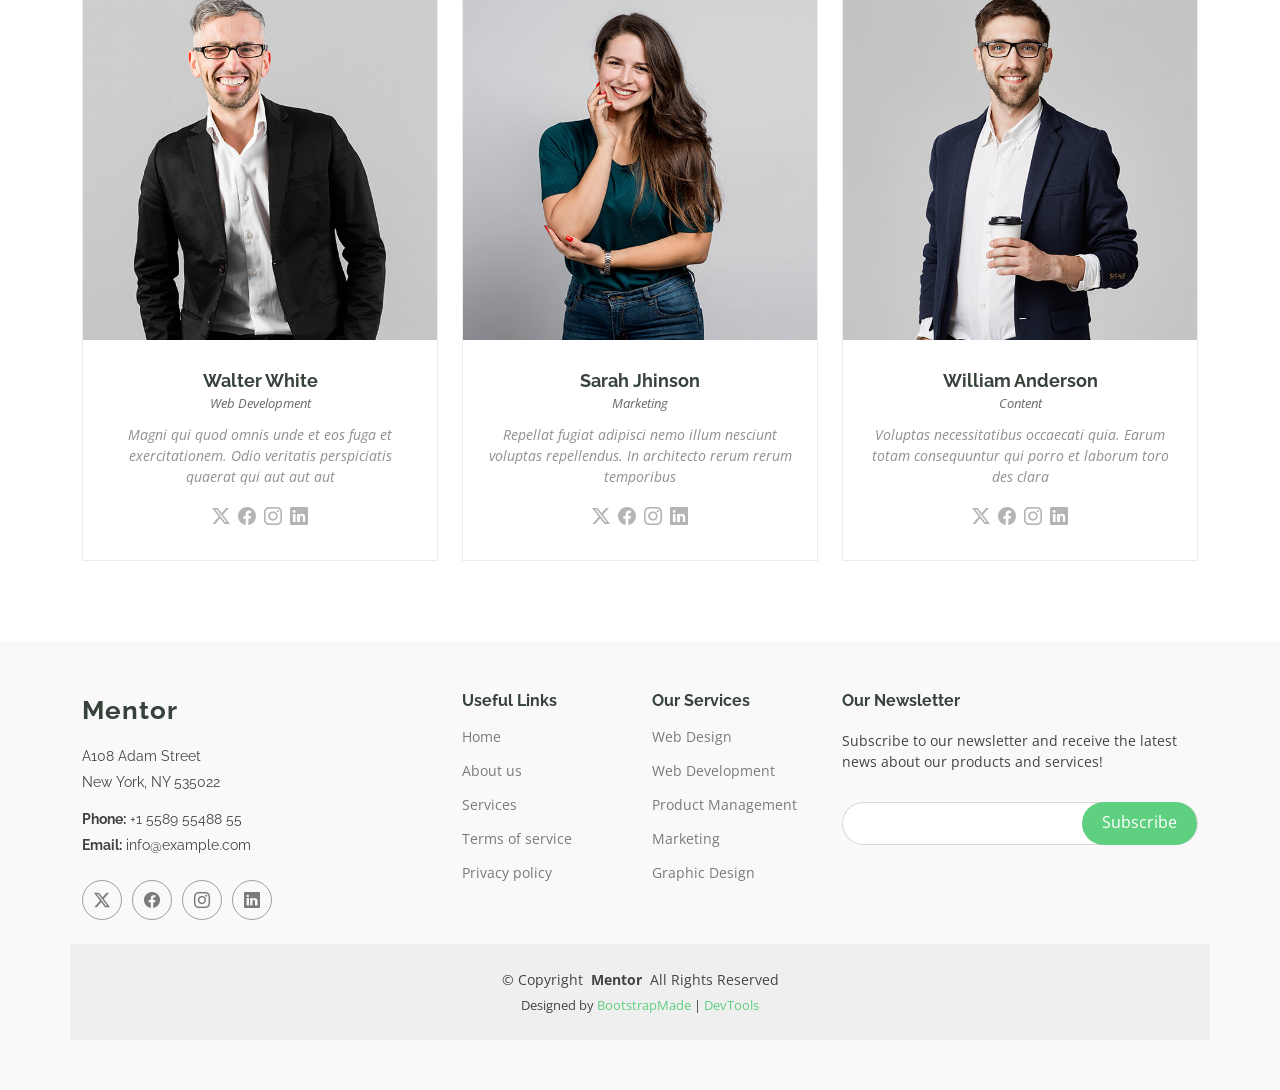
<file: template/index.html>
<!DOCTYPE html>
<html lang="en">

<head>
  <meta charset="utf-8">
  <meta content="width=device-width, initial-scale=1.0" name="viewport">
  <title>Index - Mentor Bootstrap Template</title>
  <meta name="description" content="">
  <meta name="keywords" content="">

  <!-- Favicons -->
  <link href="assets/img/favicon.png" rel="icon">
  <link href="assets/img/apple-touch-icon.png" rel="apple-touch-icon">

  <!-- Fonts -->
  <link href="https://fonts.googleapis.com" rel="preconnect">
  <link href="https://fonts.gstatic.com" rel="preconnect" crossorigin>
  <link href="https://fonts.googleapis.com/css2?family=Open+Sans:ital,wght@0,300;0,400;0,500;0,600;0,700;0,800;1,300;1,400;1,500;1,600;1,700;1,800&family=Poppins:ital,wght@0,100;0,200;0,300;0,400;0,500;0,600;0,700;0,800;0,900;1,100;1,200;1,300;1,400;1,500;1,600;1,700;1,800;1,900&family=Raleway:ital,wght@0,100;0,200;0,300;0,400;0,500;0,600;0,700;0,800;0,900;1,100;1,200;1,300;1,400;1,500;1,600;1,700;1,800;1,900&display=swap" rel="stylesheet">

  <!-- Vendor CSS Files -->
  <link href="assets/vendor/bootstrap/css/bootstrap.min.css" rel="stylesheet">
  <link href="assets/vendor/bootstrap-icons/bootstrap-icons.css" rel="stylesheet">
  <link href="assets/vendor/aos/aos.css" rel="stylesheet">
  <link href="assets/vendor/glightbox/css/glightbox.min.css" rel="stylesheet">
  <link href="assets/vendor/swiper/swiper-bundle.min.css" rel="stylesheet">

  <!-- Main CSS File -->
  <link href="assets/css/main.css" rel="stylesheet">

  <!-- =======================================================
  * Template Name: Mentor
  * Template URL: https://bootstrapmade.com/mentor-free-education-bootstrap-theme/
  * Updated: Jul 07 2025 with Bootstrap v5.3.7
  * Author: BootstrapMade.com
  * License: https://bootstrapmade.com/license/
  ======================================================== -->
</head>

<body class="index-page">

  <header id="header" class="header d-flex align-items-center sticky-top">
    <div class="container-fluid container-xl position-relative d-flex align-items-center">

      <a href="index.html" class="logo d-flex align-items-center me-auto">
        <!-- Uncomment the line below if you also wish to use an image logo -->
        <!-- <img src="assets/img/logo.webp" alt=""> -->
        <h1 class="sitename">Mentor</h1>
      </a>

      <nav id="navmenu" class="navmenu">
        <ul>
          <li><a href="index.html" class="active">Home<br></a></li>
          <li><a href="about.html">About</a></li>
          <li><a href="courses.html">Courses</a></li>
          <li><a href="trainers.html">Trainers</a></li>
          <li><a href="events.html">Events</a></li>
          <li><a href="pricing.html">Pricing</a></li>
          <li class="dropdown"><a href="#"><span>Dropdown</span> <i class="bi bi-chevron-down toggle-dropdown"></i></a>
            <ul>
              <li><a href="#">Dropdown 1</a></li>
              <li class="dropdown"><a href="#"><span>Deep Dropdown</span> <i class="bi bi-chevron-down toggle-dropdown"></i></a>
                <ul>
                  <li><a href="#">Deep Dropdown 1</a></li>
                  <li><a href="#">Deep Dropdown 2</a></li>
                  <li><a href="#">Deep Dropdown 3</a></li>
                  <li><a href="#">Deep Dropdown 4</a></li>
                  <li><a href="#">Deep Dropdown 5</a></li>
                </ul>
              </li>
              <li><a href="#">Dropdown 2</a></li>
              <li><a href="#">Dropdown 3</a></li>
              <li><a href="#">Dropdown 4</a></li>
            </ul>
          </li>
          <li><a href="contact.html">Contact</a></li>
        </ul>
        <i class="mobile-nav-toggle d-xl-none bi bi-list"></i>
      </nav>

      <a class="btn-getstarted" href="courses.html">Get Started</a>

    </div>
  </header>

  <main class="main">

    <!-- Hero Section -->
    <section id="hero" class="hero section dark-background">

      <img src="assets/img/hero-bg.jpg" alt="" data-aos="fade-in">

      <div class="container">
        <h2 data-aos="fade-up" data-aos-delay="100">Learning Today,<br>Leading Tomorrow</h2>
        <p data-aos="fade-up" data-aos-delay="200">We are team of talented designers making websites with Bootstrap</p>
        <div class="d-flex mt-4" data-aos="fade-up" data-aos-delay="300">
          <a href="courses.html" class="btn-get-started">Get Started</a>
        </div>
      </div>

    </section><!-- /Hero Section -->

    <!-- About Section -->
    <section id="about" class="about section">

      <div class="container">

        <div class="row gy-4">

          <div class="col-lg-6 order-1 order-lg-2" data-aos="fade-up" data-aos-delay="100">
            <img src="assets/img/about.jpg" class="img-fluid" alt="">
          </div>

          <div class="col-lg-6 order-2 order-lg-1 content" data-aos="fade-up" data-aos-delay="200">
            <h3>Voluptatem dignissimos provident quasi corporis</h3>
            <p class="fst-italic">
              Lorem ipsum dolor sit amet, consectetur adipiscing elit, sed do eiusmod tempor incididunt ut labore et dolore
              magna aliqua.
            </p>
            <ul>
              <li><i class="bi bi-check-circle"></i> <span>Ullamco laboris nisi ut aliquip ex ea commodo consequat.</span></li>
              <li><i class="bi bi-check-circle"></i> <span>Duis aute irure dolor in reprehenderit in voluptate velit.</span></li>
              <li><i class="bi bi-check-circle"></i> <span>Ullamco laboris nisi ut aliquip ex ea commodo consequat. Duis aute irure dolor in reprehenderit in voluptate trideta storacalaperda mastiro dolore eu fugiat nulla pariatur.</span></li>
            </ul>
            <a href="#" class="read-more"><span>Read More</span><i class="bi bi-arrow-right"></i></a>
          </div>

        </div>

      </div>

    </section><!-- /About Section -->

    <!-- Counts Section -->
    <section id="counts" class="section counts light-background">

      <div class="container" data-aos="fade-up" data-aos-delay="100">

        <div class="row gy-4">

          <div class="col-lg-3 col-md-6">
            <div class="stats-item text-center w-100 h-100">
              <span data-purecounter-start="0" data-purecounter-end="1232" data-purecounter-duration="1" class="purecounter"></span>
              <p>Students</p>
            </div>
          </div><!-- End Stats Item -->

          <div class="col-lg-3 col-md-6">
            <div class="stats-item text-center w-100 h-100">
              <span data-purecounter-start="0" data-purecounter-end="64" data-purecounter-duration="1" class="purecounter"></span>
              <p>Courses</p>
            </div>
          </div><!-- End Stats Item -->

          <div class="col-lg-3 col-md-6">
            <div class="stats-item text-center w-100 h-100">
              <span data-purecounter-start="0" data-purecounter-end="42" data-purecounter-duration="1" class="purecounter"></span>
              <p>Events</p>
            </div>
          </div><!-- End Stats Item -->

          <div class="col-lg-3 col-md-6">
            <div class="stats-item text-center w-100 h-100">
              <span data-purecounter-start="0" data-purecounter-end="24" data-purecounter-duration="1" class="purecounter"></span>
              <p>Trainers</p>
            </div>
          </div><!-- End Stats Item -->

        </div>

      </div>

    </section><!-- /Counts Section -->

    <!-- Why Us Section -->
    <section id="why-us" class="section why-us">

      <div class="container">

        <div class="row gy-4">

          <div class="col-lg-4" data-aos="fade-up" data-aos-delay="100">
            <div class="why-box">
              <h3>Why Choose Our Products?</h3>
              <p>
                Lorem ipsum dolor sit amet, consectetur adipiscing elit, sed do eiusmod tempor incididunt ut labore et dolore magna aliqua. Duis aute irure dolor in reprehenderit
                Asperiores dolores sed et. Tenetur quia eos. Autem tempore quibusdam vel necessitatibus optio ad corporis.
              </p>
              <div class="text-center">
                <a href="#" class="more-btn"><span>Learn More</span> <i class="bi bi-chevron-right"></i></a>
              </div>
            </div>
          </div><!-- End Why Box -->

          <div class="col-lg-8 d-flex align-items-stretch">
            <div class="row gy-4" data-aos="fade-up" data-aos-delay="200">

              <div class="col-xl-4">
                <div class="icon-box d-flex flex-column justify-content-center align-items-center">
                  <i class="bi bi-clipboard-data"></i>
                  <h4>Corporis voluptates officia eiusmod</h4>
                  <p>Consequuntur sunt aut quasi enim aliquam quae harum pariatur laboris nisi ut aliquip</p>
                </div>
              </div><!-- End Icon Box -->

              <div class="col-xl-4" data-aos="fade-up" data-aos-delay="300">
                <div class="icon-box d-flex flex-column justify-content-center align-items-center">
                  <i class="bi bi-gem"></i>
                  <h4>Ullamco laboris ladore pan</h4>
                  <p>Excepteur sint occaecat cupidatat non proident, sunt in culpa qui officia deserunt</p>
                </div>
              </div><!-- End Icon Box -->

              <div class="col-xl-4" data-aos="fade-up" data-aos-delay="400">
                <div class="icon-box d-flex flex-column justify-content-center align-items-center">
                  <i class="bi bi-inboxes"></i>
                  <h4>Labore consequatur incidid dolore</h4>
                  <p>Aut suscipit aut cum nemo deleniti aut omnis. Doloribus ut maiores omnis facere</p>
                </div>
              </div><!-- End Icon Box -->

            </div>
          </div>

        </div>

      </div>

    </section><!-- /Why Us Section -->

    <!-- Features Section -->
    <section id="features" class="features section">

      <div class="container">

        <div class="row gy-4">

          <div class="col-lg-3 col-md-4" data-aos="fade-up" data-aos-delay="100">
            <div class="features-item">
              <i class="bi bi-eye" style="color: #ffbb2c;"></i>
              <h3><a href="" class="stretched-link">Lorem Ipsum</a></h3>
            </div>
          </div><!-- End Feature Item -->

          <div class="col-lg-3 col-md-4" data-aos="fade-up" data-aos-delay="200">
            <div class="features-item">
              <i class="bi bi-infinity" style="color: #5578ff;"></i>
              <h3><a href="" class="stretched-link">Dolor Sitema</a></h3>
            </div>
          </div><!-- End Feature Item -->

          <div class="col-lg-3 col-md-4" data-aos="fade-up" data-aos-delay="300">
            <div class="features-item">
              <i class="bi bi-mortarboard" style="color: #e80368;"></i>
              <h3><a href="" class="stretched-link">Sed perspiciatis</a></h3>
            </div>
          </div><!-- End Feature Item -->

          <div class="col-lg-3 col-md-4" data-aos="fade-up" data-aos-delay="400">
            <div class="features-item">
              <i class="bi bi-nut" style="color: #e361ff;"></i>
              <h3><a href="" class="stretched-link">Magni Dolores</a></h3>
            </div>
          </div><!-- End Feature Item -->

          <div class="col-lg-3 col-md-4" data-aos="fade-up" data-aos-delay="500">
            <div class="features-item">
              <i class="bi bi-shuffle" style="color: #47aeff;"></i>
              <h3><a href="" class="stretched-link">Nemo Enim</a></h3>
            </div>
          </div><!-- End Feature Item -->

          <div class="col-lg-3 col-md-4" data-aos="fade-up" data-aos-delay="600">
            <div class="features-item">
              <i class="bi bi-star" style="color: #ffa76e;"></i>
              <h3><a href="" class="stretched-link">Eiusmod Tempor</a></h3>
            </div>
          </div><!-- End Feature Item -->

          <div class="col-lg-3 col-md-4" data-aos="fade-up" data-aos-delay="700">
            <div class="features-item">
              <i class="bi bi-x-diamond" style="color: #11dbcf;"></i>
              <h3><a href="" class="stretched-link">Midela Teren</a></h3>
            </div>
          </div><!-- End Feature Item -->

          <div class="col-lg-3 col-md-4" data-aos="fade-up" data-aos-delay="800">
            <div class="features-item">
              <i class="bi bi-camera-video" style="color: #4233ff;"></i>
              <h3><a href="" class="stretched-link">Pira Neve</a></h3>
            </div>
          </div><!-- End Feature Item -->

          <div class="col-lg-3 col-md-4" data-aos="fade-up" data-aos-delay="900">
            <div class="features-item">
              <i class="bi bi-command" style="color: #b2904f;"></i>
              <h3><a href="" class="stretched-link">Dirada Pack</a></h3>
            </div>
          </div><!-- End Feature Item -->

          <div class="col-lg-3 col-md-4" data-aos="fade-up" data-aos-delay="1000">
            <div class="features-item">
              <i class="bi bi-dribbble" style="color: #b20969;"></i>
              <h3><a href="" class="stretched-link">Moton Ideal</a></h3>
            </div>
          </div><!-- End Feature Item -->

          <div class="col-lg-3 col-md-4" data-aos="fade-up" data-aos-delay="1100">
            <div class="features-item">
              <i class="bi bi-activity" style="color: #ff5828;"></i>
              <h3><a href="" class="stretched-link">Verdo Park</a></h3>
            </div>
          </div><!-- End Feature Item -->

          <div class="col-lg-3 col-md-4" data-aos="fade-up" data-aos-delay="1200">
            <div class="features-item">
              <i class="bi bi-brightness-high" style="color: #29cc61;"></i>
              <h3><a href="" class="stretched-link">Flavor Nivelanda</a></h3>
            </div>
          </div><!-- End Feature Item -->

        </div>

      </div>

    </section><!-- /Features Section -->

    <!-- Courses Section -->
    <section id="courses" class="courses section">

      <!-- Section Title -->
      <div class="container section-title" data-aos="fade-up">
        <h2>Courses</h2>
        <p>Popular Courses</p>
      </div><!-- End Section Title -->

      <div class="container">

        <div class="row">

          <div class="col-lg-4 col-md-6 d-flex align-items-stretch" data-aos="zoom-in" data-aos-delay="100">
            <div class="course-item">
              <img src="assets/img/course/course-1.webp" class="img-fluid" alt="...">
              <div class="course-content">
                <div class="d-flex justify-content-between align-items-center mb-3">
                  <p class="category">Web Development</p>
                  <p class="price">$169</p>
                </div>

                <h3><a href="course-details.html">Website Design</a></h3>
                <p class="description">Et architecto provident deleniti facere repellat nobis iste. Id facere quia quae dolores dolorem tempore.</p>
                <div class="trainer d-flex justify-content-between align-items-center">
                  <div class="trainer-profile d-flex align-items-center">
                    <img src="assets/img/person/person-m-7.webp" class="img-fluid" alt="">
                    <a href="" class="trainer-link">Antonio</a>
                  </div>
                  <div class="trainer-rank d-flex align-items-center">
                    <i class="bi bi-person user-icon"></i>&nbsp;50
                    &nbsp;&nbsp;
                    <i class="bi bi-heart heart-icon"></i>&nbsp;65
                  </div>
                </div>
              </div>
            </div>
          </div> <!-- End Course Item-->

          <div class="col-lg-4 col-md-6 d-flex align-items-stretch mt-4 mt-md-0" data-aos="zoom-in" data-aos-delay="200">
            <div class="course-item">
              <img src="assets/img/course/course-2.webp" class="img-fluid" alt="...">
              <div class="course-content">
                <div class="d-flex justify-content-between align-items-center mb-3">
                  <p class="category">Marketing</p>
                  <p class="price">$250</p>
                </div>

                <h3><a href="course-details.html">Search Engine Optimization</a></h3>
                <p class="description">Et architecto provident deleniti facere repellat nobis iste. Id facere quia quae dolores dolorem tempore.</p>
                <div class="trainer d-flex justify-content-between align-items-center">
                  <div class="trainer-profile d-flex align-items-center">
                    <img src="assets/img/person/person-f-14.webp" class="img-fluid" alt="">
                    <a href="" class="trainer-link">Lana</a>
                  </div>
                  <div class="trainer-rank d-flex align-items-center">
                    <i class="bi bi-person user-icon"></i>&nbsp;35
                    &nbsp;&nbsp;
                    <i class="bi bi-heart heart-icon"></i>&nbsp;42
                  </div>
                </div>
              </div>
            </div>
          </div> <!-- End Course Item-->

          <div class="col-lg-4 col-md-6 d-flex align-items-stretch mt-4 mt-lg-0" data-aos="zoom-in" data-aos-delay="300">
            <div class="course-item">
              <img src="assets/img/course/course-3.webp" class="img-fluid" alt="...">
              <div class="course-content">
                <div class="d-flex justify-content-between align-items-center mb-3">
                  <p class="category">Content</p>
                  <p class="price">$180</p>
                </div>

                <h3><a href="course-details.html">Copywriting</a></h3>
                <p class="description">Et architecto provident deleniti facere repellat nobis iste. Id facere quia quae dolores dolorem tempore.</p>
                <div class="trainer d-flex justify-content-between align-items-center">
                  <div class="trainer-profile d-flex align-items-center">
                    <img src="assets/img/person/person-m-12.webp" class="img-fluid" alt="">
                    <a href="" class="trainer-link">Brandon</a>
                  </div>
                  <div class="trainer-rank d-flex align-items-center">
                    <i class="bi bi-person user-icon"></i>&nbsp;20
                    &nbsp;&nbsp;
                    <i class="bi bi-heart heart-icon"></i>&nbsp;85
                  </div>
                </div>
              </div>
            </div>
          </div> <!-- End Course Item-->

        </div>

      </div>

    </section><!-- /Courses Section -->

    <!-- Trainers Index Section -->
    <section id="trainers-index" class="section trainers-index">

      <div class="container">

        <div class="row">

          <div class="col-lg-4 col-md-6 d-flex" data-aos="fade-up" data-aos-delay="100">
            <div class="member">
              <img src="assets/img/trainers/trainer-1.jpg" class="img-fluid" alt="">
              <div class="member-content">
                <h4>Walter White</h4>
                <span>Web Development</span>
                <p>
                  Magni qui quod omnis unde et eos fuga et exercitationem. Odio veritatis perspiciatis quaerat qui aut aut aut
                </p>
                <div class="social">
                  <a href=""><i class="bi bi-twitter-x"></i></a>
                  <a href=""><i class="bi bi-facebook"></i></a>
                  <a href=""><i class="bi bi-instagram"></i></a>
                  <a href=""><i class="bi bi-linkedin"></i></a>
                </div>
              </div>
            </div>
          </div><!-- End Team Member -->

          <div class="col-lg-4 col-md-6 d-flex" data-aos="fade-up" data-aos-delay="200">
            <div class="member">
              <img src="assets/img/trainers/trainer-2.jpg" class="img-fluid" alt="">
              <div class="member-content">
                <h4>Sarah Jhinson</h4>
                <span>Marketing</span>
                <p>
                  Repellat fugiat adipisci nemo illum nesciunt voluptas repellendus. In architecto rerum rerum temporibus
                </p>
                <div class="social">
                  <a href=""><i class="bi bi-twitter-x"></i></a>
                  <a href=""><i class="bi bi-facebook"></i></a>
                  <a href=""><i class="bi bi-instagram"></i></a>
                  <a href=""><i class="bi bi-linkedin"></i></a>
                </div>
              </div>
            </div>
          </div><!-- End Team Member -->

          <div class="col-lg-4 col-md-6 d-flex" data-aos="fade-up" data-aos-delay="300">
            <div class="member">
              <img src="assets/img/trainers/trainer-3.jpg" class="img-fluid" alt="">
              <div class="member-content">
                <h4>William Anderson</h4>
                <span>Content</span>
                <p>
                  Voluptas necessitatibus occaecati quia. Earum totam consequuntur qui porro et laborum toro des clara
                </p>
                <div class="social">
                  <a href=""><i class="bi bi-twitter-x"></i></a>
                  <a href=""><i class="bi bi-facebook"></i></a>
                  <a href=""><i class="bi bi-instagram"></i></a>
                  <a href=""><i class="bi bi-linkedin"></i></a>
                </div>
              </div>
            </div>
          </div><!-- End Team Member -->

        </div>

      </div>

    </section><!-- /Trainers Index Section -->

  </main>

  <footer id="footer" class="footer position-relative light-background">

    <div class="container footer-top">
      <div class="row gy-4">
        <div class="col-lg-4 col-md-6 footer-about">
          <a href="index.html" class="logo d-flex align-items-center">
            <span class="sitename">Mentor</span>
          </a>
          <div class="footer-contact pt-3">
            <p>A108 Adam Street</p>
            <p>New York, NY 535022</p>
            <p class="mt-3"><strong>Phone:</strong> <span>+1 5589 55488 55</span></p>
            <p><strong>Email:</strong> <span>info@example.com</span></p>
          </div>
          <div class="social-links d-flex mt-4">
            <a href=""><i class="bi bi-twitter-x"></i></a>
            <a href=""><i class="bi bi-facebook"></i></a>
            <a href=""><i class="bi bi-instagram"></i></a>
            <a href=""><i class="bi bi-linkedin"></i></a>
          </div>
        </div>

        <div class="col-lg-2 col-md-3 footer-links">
          <h4>Useful Links</h4>
          <ul>
            <li><a href="#">Home</a></li>
            <li><a href="#">About us</a></li>
            <li><a href="#">Services</a></li>
            <li><a href="#">Terms of service</a></li>
            <li><a href="#">Privacy policy</a></li>
          </ul>
        </div>

        <div class="col-lg-2 col-md-3 footer-links">
          <h4>Our Services</h4>
          <ul>
            <li><a href="#">Web Design</a></li>
            <li><a href="#">Web Development</a></li>
            <li><a href="#">Product Management</a></li>
            <li><a href="#">Marketing</a></li>
            <li><a href="#">Graphic Design</a></li>
          </ul>
        </div>

        <div class="col-lg-4 col-md-12 footer-newsletter">
          <h4>Our Newsletter</h4>
          <p>Subscribe to our newsletter and receive the latest news about our products and services!</p>
          <form action="#" method="post" class="email-form">
            <div class="newsletter-form"><input type="email" name="email"><input type="submit" value="Subscribe"></div>
            <div class="loading">Loading</div>
            <div class="error-message"></div>
            <div class="sent-message">Your subscription request has been sent. Thank you!</div>
          </form>
        </div>

      </div>
    </div>

    <div class="container copyright text-center mt-4">
      <p>© <span>Copyright</span> <strong class="px-1 sitename">Mentor</strong> <span>All Rights Reserved</span></p>
      <div class="credits">
        <!-- All the links in the footer should remain intact. -->
        <!-- You can delete the links only if you've purchased the pro version. -->
        <!-- Licensing information: https://bootstrapmade.com/license/ -->
        Designed by <a href="https://bootstrapmade.com/">BootstrapMade</a> | <a href="https://bootstrapmade.com/tools/">DevTools</a>
      </div>
    </div>

  </footer>

  <!-- Scroll Top -->
  <a href="#" id="scroll-top" class="scroll-top d-flex align-items-center justify-content-center"><i class="bi bi-arrow-up-short"></i></a>

  <!-- Preloader -->
  <div id="preloader"></div>

  <!-- Vendor JS Files -->
  <script src="assets/vendor/bootstrap/js/bootstrap.bundle.min.js"></script>
  <script src="assets/vendor/aos/aos.js"></script>
  <script src="assets/vendor/glightbox/js/glightbox.min.js"></script>
  <script src="assets/vendor/purecounter/purecounter_vanilla.js"></script>
  <script src="assets/vendor/swiper/swiper-bundle.min.js"></script>

  <!-- Main JS File -->
  <script src="assets/js/main.js"></script>

</body>

</html>
</file>
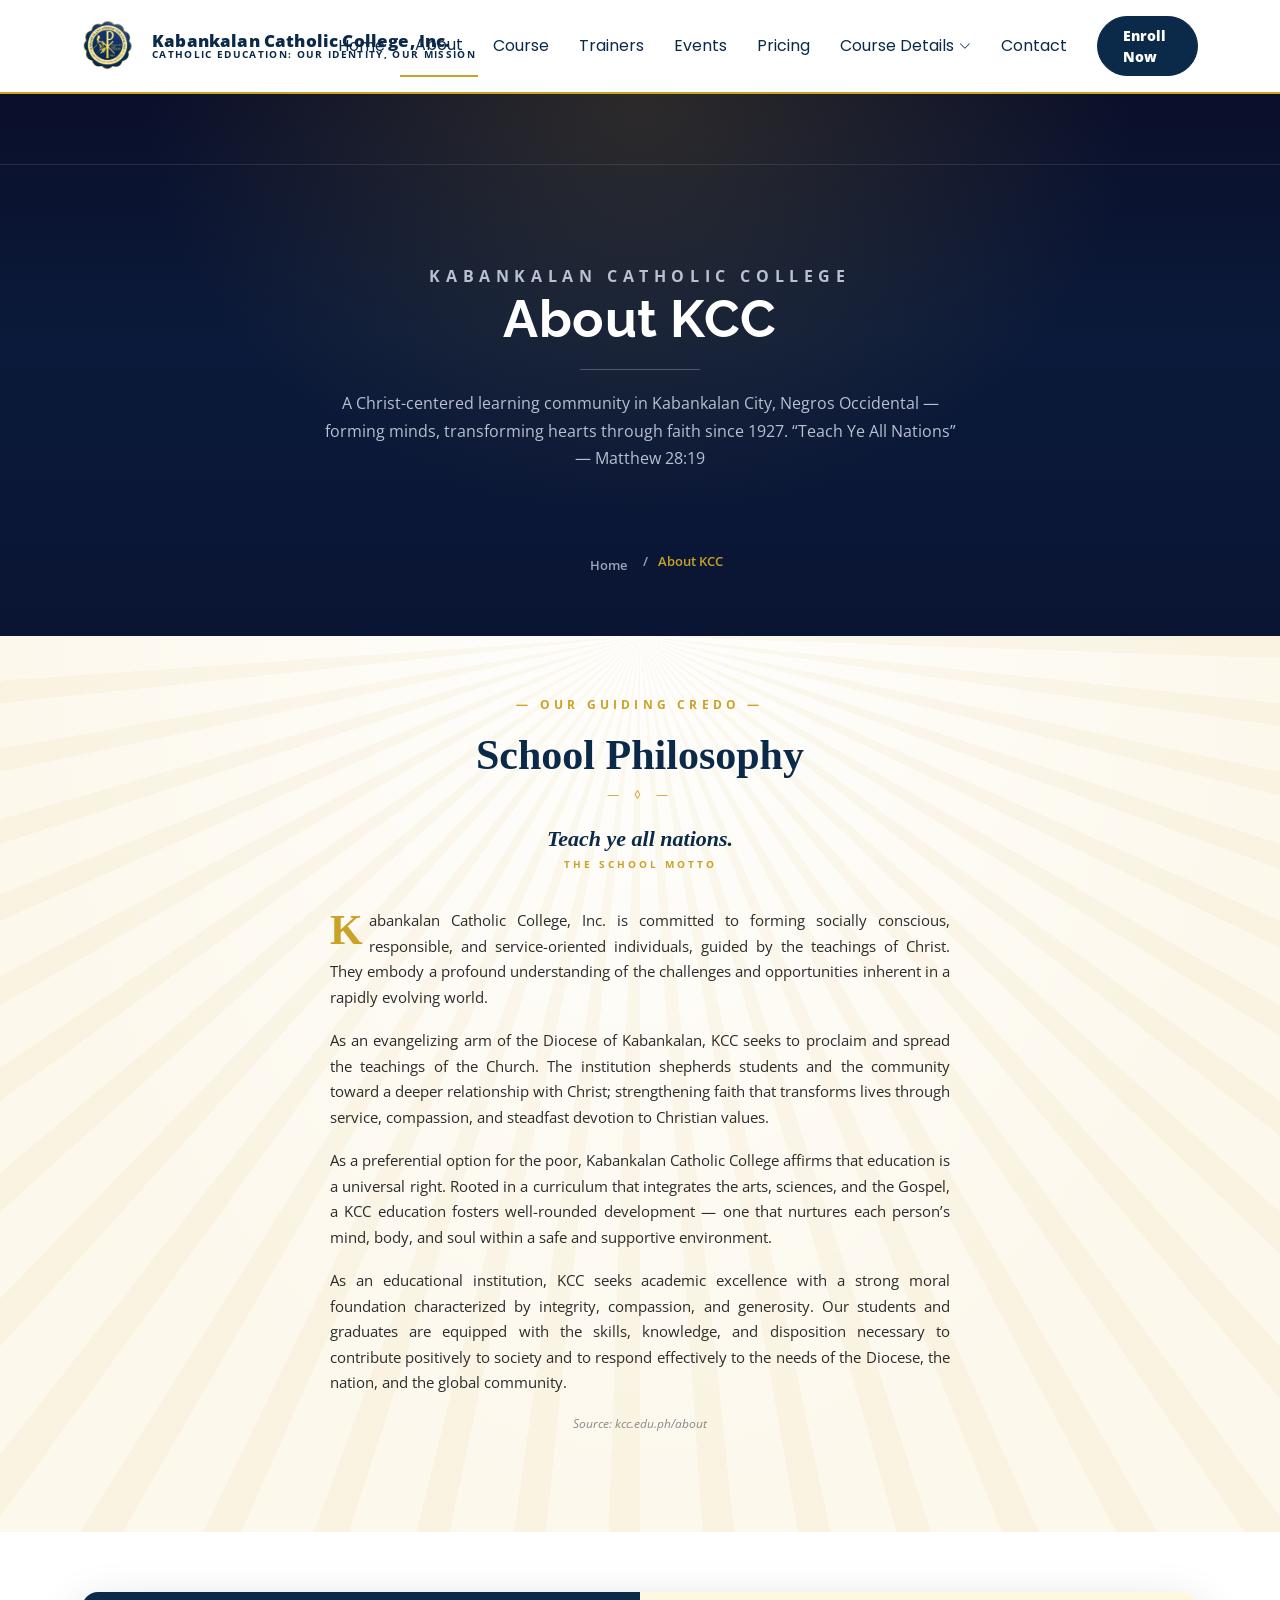
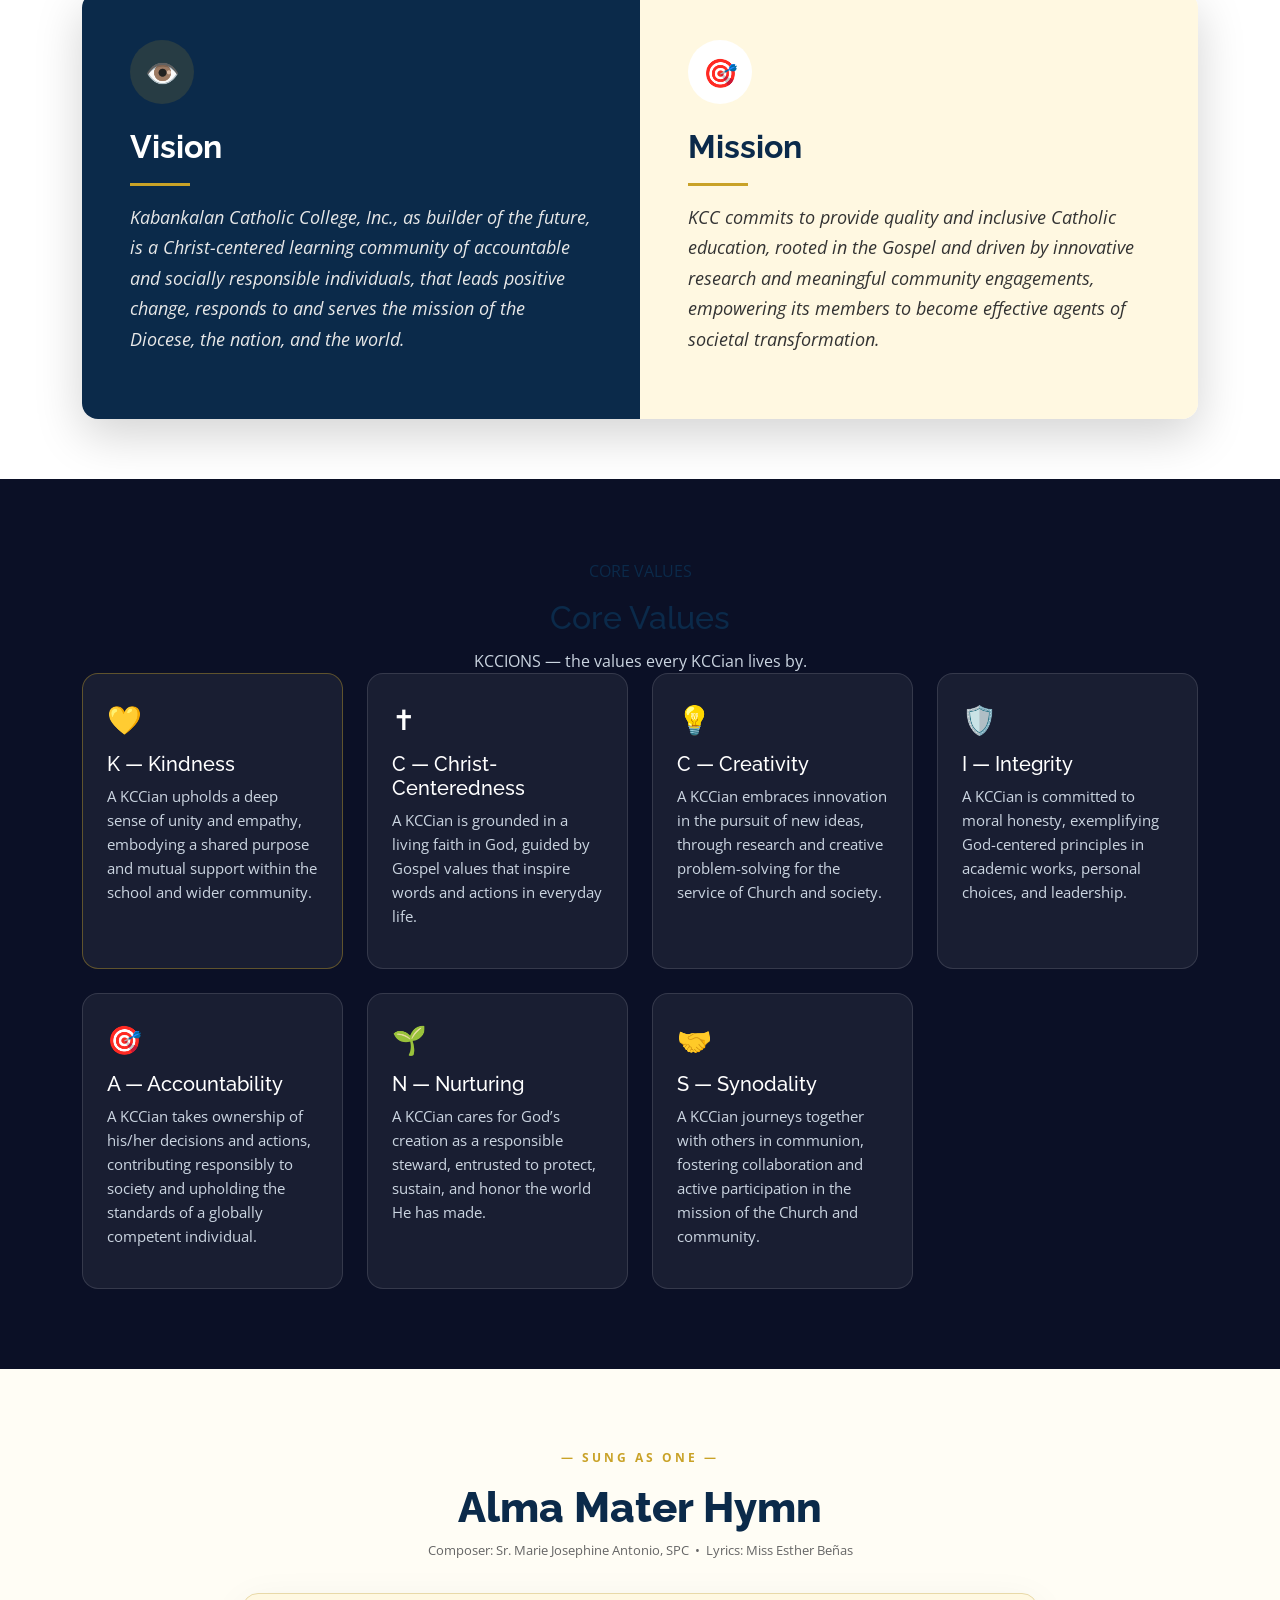
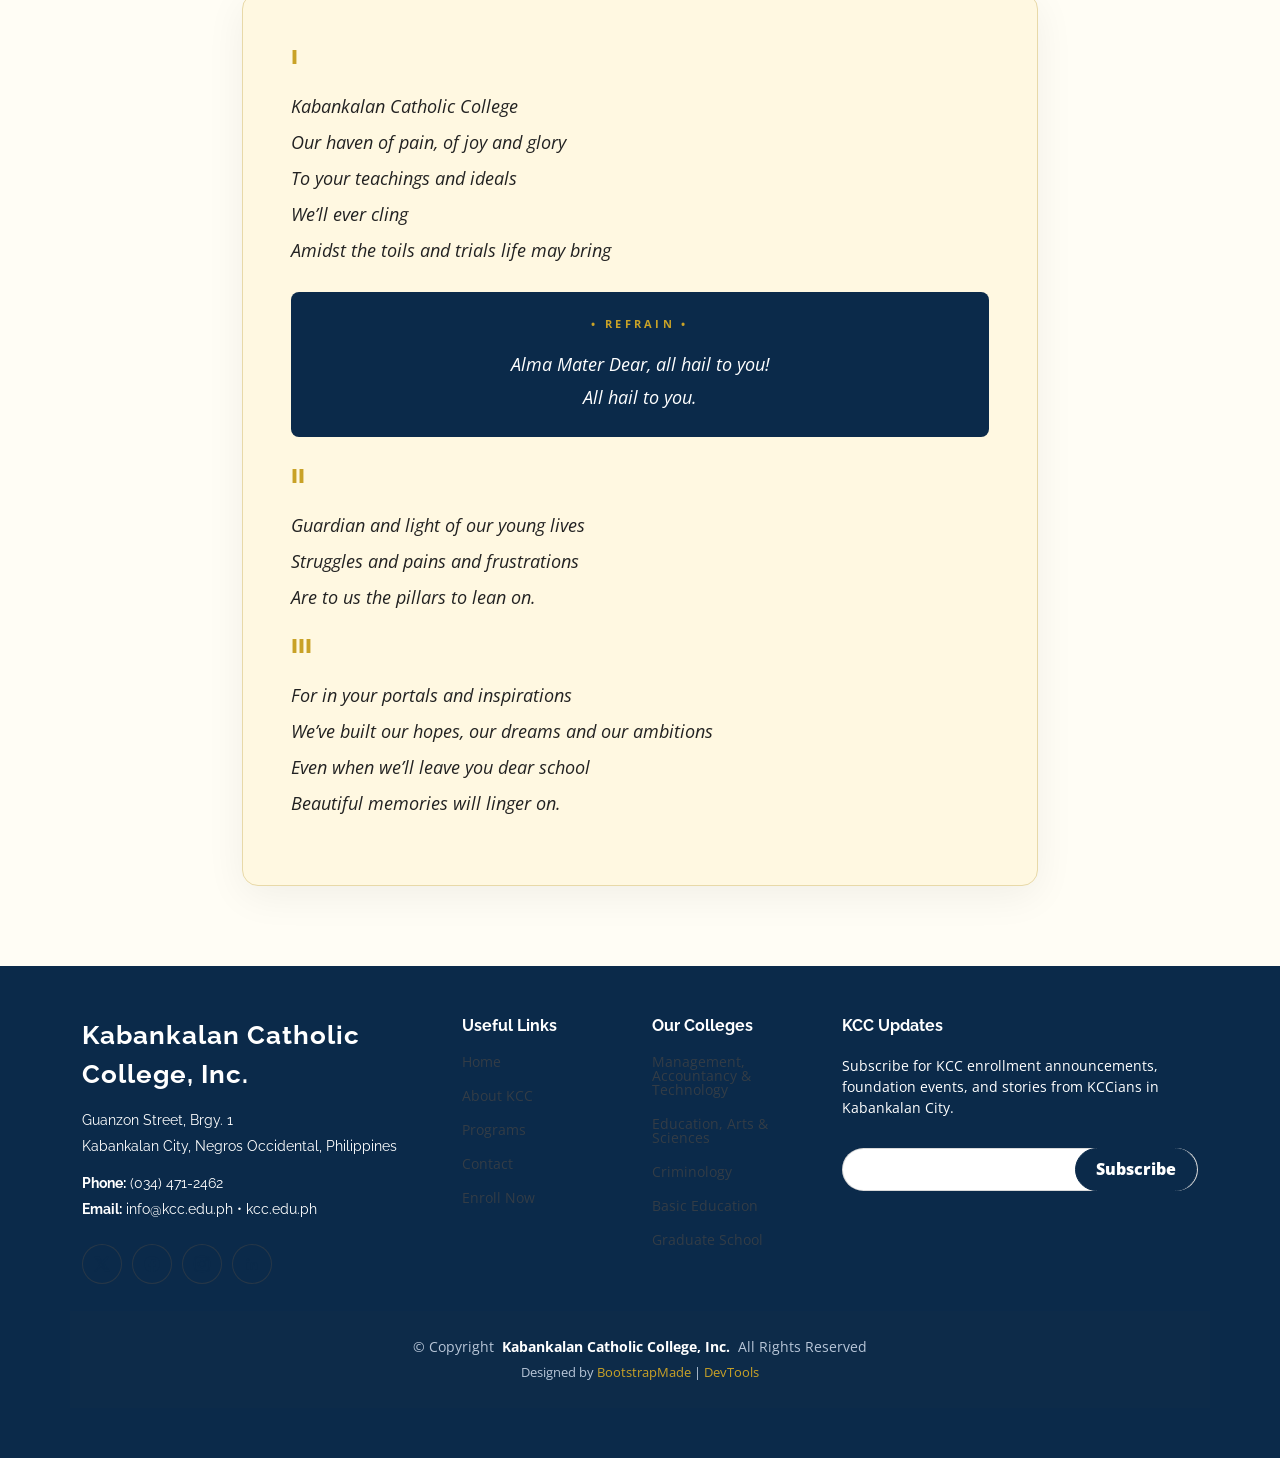
<file: about.html>
<!DOCTYPE html>
<html lang="en">

<head>
  <meta charset="utf-8">
  <meta content="width=device-width, initial-scale=1.0" name="viewport">
  <title>About KCC - Kabankalan Catholic College, Inc.</title>
  <meta name="description" content="About Kabankalan Catholic College, Inc. - Catholic education in Kabankalan City, Negros Occidental since 1927.">
  <meta name="keywords" content="Kabankalan Catholic College, KCC, About KCC, Catholic education">

  <!-- Favicons -->
  <link href="assets/img/favicon.png?v=8" rel="icon">
  <link href="assets/img/apple-touch-icon.png?v=8" rel="apple-touch-icon">

  <!-- Fonts -->
  <link href="https://fonts.googleapis.com" rel="preconnect">
  <link href="https://fonts.gstatic.com" rel="preconnect" crossorigin>
  <link href="https://fonts.googleapis.com/css2?family=Open+Sans:ital,wght@0,300;0,400;0,500;0,600;0,700;0,800;1,300;1,400;1,500;1,600;1,700;1,800&family=Poppins:ital,wght@0,100;0,200;0,300;0,400;0,500;0,600;0,700;0,800;0,900;1,100;1,200;1,300;1,400;1,500;1,600;1,700;1,800;1,900&family=Raleway:ital,wght@0,100;0,200;0,300;0,400;0,500;0,600;0,700;0,800;0,900;1,100;1,200;1,300;1,400;1,500;1,600;1,700;1,800;1,900&display=swap" rel="stylesheet">

  <!-- Vendor CSS Files -->
  <link href="assets/vendor/bootstrap/css/bootstrap.min.css" rel="stylesheet">
  <link href="assets/vendor/bootstrap-icons/bootstrap-icons.css" rel="stylesheet">
  <link href="assets/vendor/aos/aos.css" rel="stylesheet">
  <link href="assets/vendor/glightbox/css/glightbox.min.css" rel="stylesheet">
  <link href="assets/vendor/swiper/swiper-bundle.min.css" rel="stylesheet">

  <!-- Main CSS File -->
  <link href="assets/css/main.css" rel="stylesheet">

<!-- KCC THEME - BLUE MAJORITY, GOLD ACCENT ONLY -->
<style>
:root{
  --kcc-navy:#0B2A4A; --kcc-navy2:#0E3560; --kcc-blue:#123F6B; --kcc-gold:#C9A227;
  --accent-color:#0B2A4A !important; --heading-color:#0B2A4A !important;
}
body{color:#333}
/* Links - blue */
a{color:#0B2A4A} a:hover{color:#123F6B}
h1,h2,h3,h4,h5,h6,.sitename{color:#0B2A4A}
/* Header - white with thin gold line, blue text */
.header{background:#fff;border-bottom:2px solid #C9A227}
.header .logo span,.kcc-logo-name{color:#0B2A4A !important}
.kcc-logo-tag{color:#8A6D0A !important}
.navmenu a{color:#0B2A4A} .navmenu a:hover,.navmenu .active{color:#0B2A4A !important;border-bottom:2px solid #C9A227}
/* Buttons - BLUE majority */
.btn-getstarted,.btn-get-started,.more-btn,.btn-primary,.email-form input[type="submit"],.btn-get-started,.pricing-item .btn-buy{
  background:#0B2A4A !important;color:#fff !important;border:1px solid #0B2A4A !important;font-weight:800}
.btn-getstarted:hover,.btn-get-started:hover,.more-btn:hover,.btn-primary:hover{
  background:#123F6B !important;color:#fff !important;border-color:#123F6B !important}
/* Hero - keep picture, blue overlay text, blue button */
.hero h2{color:#fff !important} .hero p{color:#EDEDED}
.hero .btn-get-started{background:#0B2A4A !important;color:#fff !important}
/* Section titles - blue, gold only as small underline */
.section-title h2,.section-title p,.kcc-titlebar h2{color:#0B2A4A !important}
.section-title h2::after,.section-title p::after{background:#C9A227 !important}
.kcc-eyebrow,.kcc-eyebrow2{color:#0B2A4A !important}
.kcc-eyebrow::before,.kcc-eyebrow::after,.kcc-eyebrow2::before,.kcc-eyebrow2::after{background:#C9A227 !important}
/* Cards - blue top border, gold only as thin bottom line */
.course-item,.card,.stats-item,.why-box,.pricing-item,.service-item{
  border:1px solid #D9E1EC !important;border-top:4px solid #0B2A4A !important}
.course-item h3 a,.card-title a{color:#0B2A4A} .course-item h3 a:hover,.card-title a:hover{color:#123F6B}
.price,.pricing-item h4,.stats-item span{color:#0B2A4A !important}
.stats-item p,.course-item .category{color:#0B2A4A !important;font-weight:700}
/* Heads cards - blue majority */
.kcc-head-card{border-top:5px solid #0B2A4A !important}
.kcc-head-card.gold{border-top:5px solid #0B2A4A !important}
.kcc-head-card::after{background:#C9A227 !important;height:3px !important}
.kcc-initial.navy-bg,.kcc-initial.gold-bg{background:#0B2A4A !important;color:#fff !important}
.kcc-role.gold-badge,.kcc-role.navy-badge{background:#E8EEF5 !important;color:#0B2A4A !important}
.kcc-divider{background:#C9A227 !important}
/* Icons - blue */
.bi{color:#0B2A4A}
.social-links a,.social a{background:#0B2A4A !important;color:#fff !important}
.social-links a:hover{background:#123F6B !important;color:#fff !important}
/* Why Us box - blue */
.why-box{background:#0B2A4A !important;color:#fff} .why-box h3{color:#fff !important} .why-box p{color:#EDEDED}
/* Counts - blue numbers */
.counts{background:#EAF0F7 !important}
/* Footer - deep blue */
.footer{background:#0B2A4A !important;color:#fff} .footer h4,.footer .sitename{color:#fff !important}
.footer a{color:#D9E1EC} .footer a:hover{color:#C9A227}
.copyright,.credits{color:#B8C6D8} .credits a{color:#C9A227}
/* Forms */
input:focus,textarea:focus,select:focus{border-color:#0B2A4A !important;box-shadow:0 0 0 2px rgba(11,42,74,.15) !important}
#scroll-top{background:#0B2A4A !important;color:#fff !important}
#preloader:before{border-color:#0B2A4A #C9A227 #0B2A4A #C9A227 !important}
</style>
<!-- /KCC THEME -->

<!-- KCC DARK TOP - like News & Updates reference -->
<style>
.page-title{
  background:linear-gradient(180deg,#0A0F2A 0%,#0B1A3A 45%,#0A1533 100%) !important;
  padding:70px 0 60px !important; text-align:center; position:relative; overflow:hidden;
}
.page-title::before{content:"";position:absolute;inset:0;
  background:radial-gradient(ellipse at 50% 0%,rgba(201,162,39,.18) 0%,transparent 55%);}
.page-title .heading{position:relative;z-index:1}
.kcc-page-eyebrow{
  font-size:12px;font-weight:700;letter-spacing:.35em;text-transform:uppercase;
  color:#C9A227 !important; margin:0 0 16px !important; text-align:center;
}
.page-title h1{
  color:#fff !important; font-size:52px !important; font-weight:700 !important;
  letter-spacing:.01em; line-height:1.1; margin:0 0 20px !important;
}
.page-title h1::after{
  content:""; display:block; width:120px; height:1px; background:rgba(255,255,255,.25);
  margin:22px auto 0; position:relative;
}
.page-title p{color:#B8C0D1 !important; font-size:16px !important; line-height:1.7; max-width:640px; margin:18px auto 0 !important}
/* Breadcrumbs - Home gray, current gold, like screenshot */
.page-title .breadcrumbs{background:transparent !important; padding:0 !important; position:relative;z-index:1}
.page-title .breadcrumbs ol{justify-content:center; gap:6px}
.page-title .breadcrumbs a{color:#9AA3B8 !important; font-size:13px}
.page-title .breadcrumbs .current{color:#C9A227 !important; font-size:13px; font-weight:600}
.page-title .breadcrumbs li+li::before{color:#9AA3B8 !important}
/* Homepage hero - same dark navy */
#hero.hero{
  background:linear-gradient(180deg,#0A0F2A 0%,#0B1A3A 55%,#0A1533 100%) !important;
}
#hero.hero img{opacity:.28 !important}
#hero.hero h2{color:#fff !important}
#hero.hero p{color:#B8C0D1 !important}
@media(max-width:768px){ .page-title h1{font-size:36px !important} .page-title{padding:50px 0 44px !important} }
</style>
<!-- /KCC DARK TOP -->



<!-- =======================================================
  * Template Name: Mentor - customized for Kabankalan Catholic College, Inc. (Project 2)
  * Template URL: https://bootstrapmade.com/mentor-free-education-bootstrap-theme/
  * Updated: Jul 07 2025 with Bootstrap v5.3.7
  * Author: BootstrapMade.com
  * License: https://bootstrapmade.com/license/
  ======================================================== -->
</head>

<body class="about-page">

  <header id="header" class="header d-flex align-items-center sticky-top">
    <div class="container-fluid container-xl position-relative d-flex align-items-center">

      <a href="index.html" class="logo d-flex align-items-center me-auto">
         <img src="assets/img/kcc-logo.webp" alt="Kabankalan Catholic College, Inc. seal" style="height:52px;width:52px;object-fit:contain;flex-shrink:0">
       <span style="display:flex;flex-direction:column;line-height:1.15;margin-left:10px">
         <span style="font-size:17px;font-weight:800;color:#0B2A4A;letter-spacing:.01em;white-space:nowrap">Kabankalan Catholic College, Inc.</span>
         <span style="font-size:9.5px;font-weight:700;color:#C9A227;letter-spacing:.14em;text-transform:uppercase;white-space:nowrap">Catholic Education: Our Identity, Our Mission</span>
       </span>
       </a>

      <nav id="navmenu" class="navmenu">
        <ul>
          <li><a href="index.html">Home</a></li>
          <li><a href="about.html" class="active">About</a></li>
          <li><a href="courses.html">Course</a></li>
          <li><a href="trainers.html">Trainers</a></li>
          <li><a href="events.html">Events</a></li>
          <li><a href="pricing.html">Pricing</a></li>
          <li class="dropdown"><a href="courses.html"><span>Course Details</span> <i class="bi bi-chevron-down toggle-dropdown"></i></a>
            <ul>
              <li><a href="courses.html">CMAT</a></li>
              <li><a href="courses.html">CEAS</a></li>
              <li><a href="courses.html">COC</a></li>
            </ul>
          </li>
          <li><a href="contact.html">Contact</a></li>
        </ul>
        <i class="mobile-nav-toggle d-xl-none bi bi-list"></i>
      </nav>

      <a class="btn-getstarted" href="courses.html">Enroll Now</a>

    </div>
  </header>

  <main class="main">

    <!-- Page Title -->
    <div class="page-title" data-aos="fade">
      <div class="heading">
        <div class="container">
          <div class="row d-flex justify-content-center text-center">
            <div class="col-lg-8">
              <p class="kcc-page-eyebrow">Kabankalan Catholic College</p>
              <h1>About KCC<br></h1>
              <p class="mb-0">A Christ-centered learning community in Kabankalan City, Negros Occidental — forming minds, transforming hearts through faith since 1927. “Teach Ye All Nations” — Matthew 28:19</p>
            </div>
          </div>
        </div>
      </div>
      <nav class="breadcrumbs">
        <div class="container">
          <ol>
            <li><a href="index.html">Home</a></li>
            <li class="current">About KCC<br></li>
          </ol>
        </div>
      </nav>
    </div><!-- End Page Title -->

                <!-- School Philosophy design - embedded so it works even without main.css update -->
    <style id="philosophy-embedded">
      section#school-philosophy.school-philosophy { background-color: #fdf8ec !important; background-image: repeating-conic-gradient(from 0deg at 50% 0%, rgba(201,162,39,0.06) 0deg 2deg, transparent 2deg 6deg), radial-gradient(ellipse at 50% 0%, rgba(255,255,255,0.9) 0%, rgba(253,248,236,0) 70%) !important; padding: 60px 0 80px !important; text-align: center !important; }
      section#school-philosophy .kcc-eyebrow { color: #c9a227 !important; letter-spacing: 0.35em !important; font-size: 12px !important; font-weight: 700 !important; text-transform: uppercase !important; text-align: center !important; }
      section#school-philosophy h2 { font-family: Georgia, "Times New Roman", serif !important; color: #0b2a4a !important; font-size: 42px !important; font-weight: 700 !important; text-align: center !important; margin: 8px 0 4px !important; }
      section#school-philosophy .philosophy-divider { color: #c9a227 !important; letter-spacing: 0.5em !important; font-size: 12px !important; text-align: center !important; margin: 6px 0 18px !important; }
      section#school-philosophy .philosophy-motto { font-family: Georgia, "Times New Roman", serif !important; font-style: italic !important; font-weight: 700 !important; color: #0b2a4a !important; font-size: 22px !important; text-align: center !important; margin-bottom: 2px !important; }
      section#school-philosophy .philosophy-motto-sub { color: #c9a227 !important; letter-spacing: 0.3em !important; font-size: 10px !important; font-weight: 700 !important; text-transform: uppercase !important; text-align: center !important; margin-bottom: 36px !important; }
      section#school-philosophy .philosophy-body { max-width: 620px !important; margin: 0 auto !important; text-align: justify !important; color: #2b2b2b !important; font-size: 15px !important; line-height: 1.7 !important; }
      section#school-philosophy .philosophy-body p { margin-bottom: 18px !important; }
      section#school-philosophy .dropcap { float: left !important; font-family: Georgia, "Times New Roman", serif !important; font-size: 42px !important; line-height: 0.9 !important; font-weight: 700 !important; color: #c9a227 !important; padding-right: 6px !important; padding-top: 4px !important; }
      section#school-philosophy .philosophy-source { text-align: center !important; font-size: 12px !important; color: #888 !important; font-style: italic !important; }
    </style>
<!-- School Philosophy - design copied from kcc.edu.ph/about -->
    <section id="school-philosophy" class="school-philosophy section">
      <div class="container" data-aos="fade-up">
        <p class="kcc-eyebrow">&mdash; OUR GUIDING CREDO &mdash;</p>
        <h2>School Philosophy</h2>
        <div class="philosophy-divider">&mdash; &loz; &mdash;</div>
        <p class="philosophy-motto">Teach ye all nations.</p>
        <p class="philosophy-motto-sub">THE SCHOOL MOTTO</p>
        <div class="philosophy-body">
          <p><span class="dropcap">K</span>abankalan Catholic College, Inc. is committed to forming socially conscious, responsible, and service-oriented individuals, guided by the teachings of Christ. They embody a profound understanding of the challenges and opportunities inherent in a rapidly evolving world.</p>
          <p>As an evangelizing arm of the Diocese of Kabankalan, KCC seeks to proclaim and spread the teachings of the Church. The institution shepherds students and the community toward a deeper relationship with Christ; strengthening faith that transforms lives through service, compassion, and steadfast devotion to Christian values.</p>
          <p>As a preferential option for the poor, Kabankalan Catholic College affirms that education is a universal right. Rooted in a curriculum that integrates the arts, sciences, and the Gospel, a KCC education fosters well-rounded development &mdash; one that nurtures each person&rsquo;s mind, body, and soul within a safe and supportive environment.</p>
          <p>As an educational institution, KCC seeks academic excellence with a strong moral foundation characterized by integrity, compassion, and generosity. Our students and graduates are equipped with the skills, knowledge, and disposition necessary to contribute positively to society and to respond effectively to the needs of the Diocese, the nation, and the global community.</p>
          <p class="philosophy-source">Source: kcc.edu.ph/about</p>
        </div>
      </div>
    </section><!-- /School Philosophy Section -->
    <!-- Vision & Mission in About -->
    <section id="vision-mission" class="vision-mission section">

      <!-- Vision & Mission - from kcc.edu.ph/about -->
      <div class="container" data-aos="fade-up">
        <div class="row g-0 overflow-hidden rounded-4 shadow-lg" style="border-radius:24px;overflow:hidden">
          <div class="col-lg-6 p-5" style="background:#0B2A4A;color:#fff">
            <div class="mb-4" style="width:64px;height:64px;border-radius:50%;background:rgba(201,162,39,.15);display:flex;align-items:center;justify-content:center;font-size:28px">👁️</div>
            <h3 style="color:#fff;font-size:32px;font-weight:700">Vision</h3>
            <hr style="width:60px;height:3px;background:#C9A227;opacity:1;border:0">
            <p style="font-style:italic;font-size:18px;line-height:1.7;color:#e8e8e8">Kabankalan Catholic College, Inc., as builder of the future, is a Christ-centered learning community of accountable and socially responsible individuals, that leads positive change, responds to and serves the mission of the Diocese, the nation, and the world.</p>
          </div>
          <div class="col-lg-6 p-5" style="background:#FFF8E1;color:#0B2A4A">
            <div class="mb-4" style="width:64px;height:64px;border-radius:50%;background:#fff;display:flex;align-items:center;justify-content:center;font-size:28px">🎯</div>
            <h3 style="color:#0B2A4A;font-size:32px;font-weight:700">Mission</h3>
            <hr style="width:60px;height:3px;background:#C9A227;opacity:1;border:0">
            <p style="font-style:italic;font-size:18px;line-height:1.7;color:#333">KCC commits to provide quality and inclusive Catholic education, rooted in the Gospel and driven by innovative research and meaningful community engagements, empowering its members to become effective agents of societal transformation.</p>
          </div>
        </div>
      </div>

    </section><!-- /About Us Section -->

    <!-- Core Values - KCCIONS -->
    <section id="core-values" class="core-values section" style="background:#0B1026;color:#fff;padding:80px 0">
      <div class="container kcc-titlebar" data-aos="fade-up" style="text-align:center">
        <p class="kcc-eyebrow" style="color:#C9A227">CORE VALUES</p>
        <h2 style="color:#fff">Core Values</h2>
        <p style="color:#cbd5e1;max-width:700px;margin:12px auto 0">KCCIONS — the values every KCCian lives by.</p>
      </div>
      <div class="container"><div class="row gy-4">
        <div class="col-lg-3 col-md-6"><div class="p-4 h-100 rounded-4" style="background:rgba(255,255,255,.06);border:1px solid rgba(201,162,39,.4)"><div style="font-size:28px">💛</div><h3 style="color:#fff;font-size:20px;margin:12px 0 8px">K — Kindness</h3><p style="color:#cbd5e1;font-size:15px;line-height:1.6">A KCCian upholds a deep sense of unity and empathy, embodying a shared purpose and mutual support within the school and wider community.</p></div></div>
        <div class="col-lg-3 col-md-6"><div class="p-4 h-100 rounded-4" style="background:rgba(255,255,255,.06);border:1px solid rgba(255,255,255,.12)"><div style="font-size:28px">✝️</div><h3 style="color:#fff;font-size:20px;margin:12px 0 8px">C — Christ-Centeredness</h3><p style="color:#cbd5e1;font-size:15px;line-height:1.6">A KCCian is grounded in a living faith in God, guided by Gospel values that inspire words and actions in everyday life.</p></div></div>
        <div class="col-lg-3 col-md-6"><div class="p-4 h-100 rounded-4" style="background:rgba(255,255,255,.06);border:1px solid rgba(255,255,255,.12)"><div style="font-size:28px">💡</div><h3 style="color:#fff;font-size:20px;margin:12px 0 8px">C — Creativity</h3><p style="color:#cbd5e1;font-size:15px;line-height:1.6">A KCCian embraces innovation in the pursuit of new ideas, through research and creative problem-solving for the service of Church and society.</p></div></div>
        <div class="col-lg-3 col-md-6"><div class="p-4 h-100 rounded-4" style="background:rgba(255,255,255,.06);border:1px solid rgba(255,255,255,.12)"><div style="font-size:28px">🛡️</div><h3 style="color:#fff;font-size:20px;margin:12px 0 8px">I — Integrity</h3><p style="color:#cbd5e1;font-size:15px;line-height:1.6">A KCCian is committed to moral honesty, exemplifying God-centered principles in academic works, personal choices, and leadership.</p></div></div>
        <div class="col-lg-3 col-md-6"><div class="p-4 h-100 rounded-4" style="background:rgba(255,255,255,.06);border:1px solid rgba(255,255,255,.12)"><div style="font-size:28px">🎯</div><h3 style="color:#fff;font-size:20px;margin:12px 0 8px">A — Accountability</h3><p style="color:#cbd5e1;font-size:15px;line-height:1.6">A KCCian takes ownership of his/her decisions and actions, contributing responsibly to society and upholding the standards of a globally competent individual.</p></div></div>
        <div class="col-lg-3 col-md-6"><div class="p-4 h-100 rounded-4" style="background:rgba(255,255,255,.06);border:1px solid rgba(255,255,255,.12)"><div style="font-size:28px">🌱</div><h3 style="color:#fff;font-size:20px;margin:12px 0 8px">N — Nurturing</h3><p style="color:#cbd5e1;font-size:15px;line-height:1.6">A KCCian cares for God&rsquo;s creation as a responsible steward, entrusted to protect, sustain, and honor the world He has made.</p></div></div>
        <div class="col-lg-3 col-md-6"><div class="p-4 h-100 rounded-4" style="background:rgba(255,255,255,.06);border:1px solid rgba(255,255,255,.12)"><div style="font-size:28px">🤝</div><h3 style="color:#fff;font-size:20px;margin:12px 0 8px">S — Synodality</h3><p style="color:#cbd5e1;font-size:15px;line-height:1.6">A KCCian journeys together with others in communion, fostering collaboration and active participation in the mission of the Church and community.</p></div></div>
      </div></div>
    </section><!-- /Core Values -->

    <!-- Alma Mater Hymn -->
    <section id="alma-mater" class="alma-mater section" style="background:#FFFDF5;padding:80px 0">
      <div class="container" style="max-width:820px">
        <div class="text-center" data-aos="fade-up">
          <p style="color:#C9A227;font-size:12px;font-weight:700;letter-spacing:.25em">— SUNG AS ONE —</p>
          <h2 style="color:#0B2A4A;font-size:42px;font-weight:800;margin:8px 0">Alma Mater Hymn</h2>
          <p style="color:#666;font-size:13px">Composer: Sr. Marie Josephine Antonio, SPC &nbsp;•&nbsp; Lyrics: Miss Esther Beñas</p>
        </div>
        <div class="p-5 rounded-4" style="background:#FFF8E1;border:1px solid #E8D9A8;box-shadow:0 10px 40px rgba(0,0,0,.06);margin-top:32px" data-aos="fade-up">
          <p style="color:#C9A227;font-weight:800;font-size:20px">I</p>
          <p style="font-style:italic;font-size:18px;line-height:2;color:#222">Kabankalan Catholic College<br>Our haven of pain, of joy and glory<br>To your teachings and ideals<br>We&rsquo;ll ever cling<br>Amidst the toils and trials life may bring</p>
          <div class="text-center p-4 rounded-3 my-4" style="background:#0B2A4A;color:#fff"><p style="color:#C9A227;font-size:11px;letter-spacing:.3em;font-weight:700">• REFRAIN •</p><p style="font-style:italic;font-size:18px;line-height:1.8;margin:0">Alma Mater Dear, all hail to you!<br>All hail to you.</p></div>
          <p style="color:#C9A227;font-weight:800;font-size:20px">II</p>
          <p style="font-style:italic;font-size:18px;line-height:2;color:#222">Guardian and light of our young lives<br>Struggles and pains and frustrations<br>Are to us the pillars to lean on.</p>
          <p style="color:#C9A227;font-weight:800;font-size:20px">III</p>
          <p style="font-style:italic;font-size:18px;line-height:2;color:#222">For in your portals and inspirations<br>We&rsquo;ve built our hopes, our dreams and our ambitions<br>Even when we&rsquo;ll leave you dear school<br>Beautiful memories will linger on.</p>
        </div>
      </div>
    </section><!-- /Alma Mater Hymn -->

    

    

  </main>

  <footer id="footer" class="footer position-relative light-background">

    <div class="container footer-top">
      <div class="row gy-4">
        <div class="col-lg-4 col-md-6 footer-about">
          <a href="index.html" class="logo d-flex align-items-center">
            <span class="sitename">Kabankalan Catholic College, Inc.</span>
          </a>
          <div class="footer-contact pt-3">
            <p>Guanzon Street, Brgy. 1</p>
            <p>Kabankalan City, Negros Occidental, Philippines</p>
            <p class="mt-3"><strong>Phone:</strong> <span>(034) 471-2462</span></p>
            <p><strong>Email:</strong> <span>info@kcc.edu.ph • kcc.edu.ph</span></p>
          </div>
          <div class="social-links d-flex mt-4">
            <a href=""><i class="bi bi-twitter-x"></i></a>
            <a href=""><i class="bi bi-facebook"></i></a>
            <a href=""><i class="bi bi-instagram"></i></a>
            <a href=""><i class="bi bi-linkedin"></i></a>
          </div>
        </div>

        <div class="col-lg-2 col-md-3 footer-links">
          <h4>Useful Links</h4>
          <ul>
            <li><a href="index.html">Home</a></li>
            <li><a href="about.html">About KCC</a></li>
            <li><a href="courses.html">Programs</a></li>
            <li><a href="contact.html">Contact</a></li>
            <li><a href="index.html">Enroll Now</a></li>
          </ul>
        </div>

        <div class="col-lg-2 col-md-3 footer-links">
          <h4>Our Colleges</h4>
          <ul>
            <li><a href="courses.html">Management, Accountancy & Technology</a></li>
            <li><a href="courses.html">Education, Arts & Sciences</a></li>
            <li><a href="courses.html">Criminology</a></li>
            <li><a href="courses.html">Basic Education</a></li>
            <li><a href="courses.html">Graduate School</a></li>
          </ul>
        </div>

        <div class="col-lg-4 col-md-12 footer-newsletter">
          <h4>KCC Updates</h4>
          <p>Subscribe for KCC enrollment announcements, foundation events, and stories from KCCians in Kabankalan City.</p>
          <form action="#" method="post" class="email-form">
            <div class="newsletter-form"><input type="email" name="email"><input type="submit" value="Subscribe"></div>
            <div class="loading">Loading</div>
            <div class="error-message"></div>
            <div class="sent-message">Your subscription request has been sent. Thank you!</div>
          </form>
        </div>

      </div>
    </div>

    <div class="container copyright text-center mt-4">
      <p>© <span>Copyright</span> <strong class="px-1 sitename">Kabankalan Catholic College, Inc.</strong> <span>All Rights Reserved</span></p>
      <div class="credits">
        <!-- All the links in the footer should remain intact. -->
        <!-- You can delete the links only if you've purchased the pro version. -->
        <!-- Licensing information: https://bootstrapmade.com/license/ -->
        Designed by <a href="https://bootstrapmade.com/">BootstrapMade</a> | <a href="https://bootstrapmade.com/tools/">DevTools</a>
      </div>
    </div>

  </footer>

  <!-- Scroll Top -->
  <a href="#" id="scroll-top" class="scroll-top d-flex align-items-center justify-content-center"><i class="bi bi-arrow-up-short"></i></a>

  <!-- Preloader -->
  <div id="preloader"></div>

  <!-- Vendor JS Files -->
  <script src="assets/vendor/bootstrap/js/bootstrap.bundle.min.js"></script>
  <script src="assets/vendor/aos/aos.js"></script>
  <script src="assets/vendor/glightbox/js/glightbox.min.js"></script>
  <script src="assets/vendor/purecounter/purecounter_vanilla.js"></script>
  <script src="assets/vendor/swiper/swiper-bundle.min.js"></script>

  <!-- Main JS File -->
  <script src="assets/js/main.js"></script>

<!-- Added only: send Course Details dropdown CMAT / CEAS / COC to the college bar in Course Details, old links untouched. Runs immediately, no waiting, so 1 click works. -->
<script>
(function () {
  var map = { 'CMAT': '#cmat', 'CEAS': '#ceas', 'COC': '#coc' };
  document.querySelectorAll('.dropdown ul li a').forEach(function (a) {
    var t = a.textContent.trim();
    if (map[t]) { a.href = 'course-details.html' + map[t]; }
  });
})();
</script>
</body>

</html>
</file>
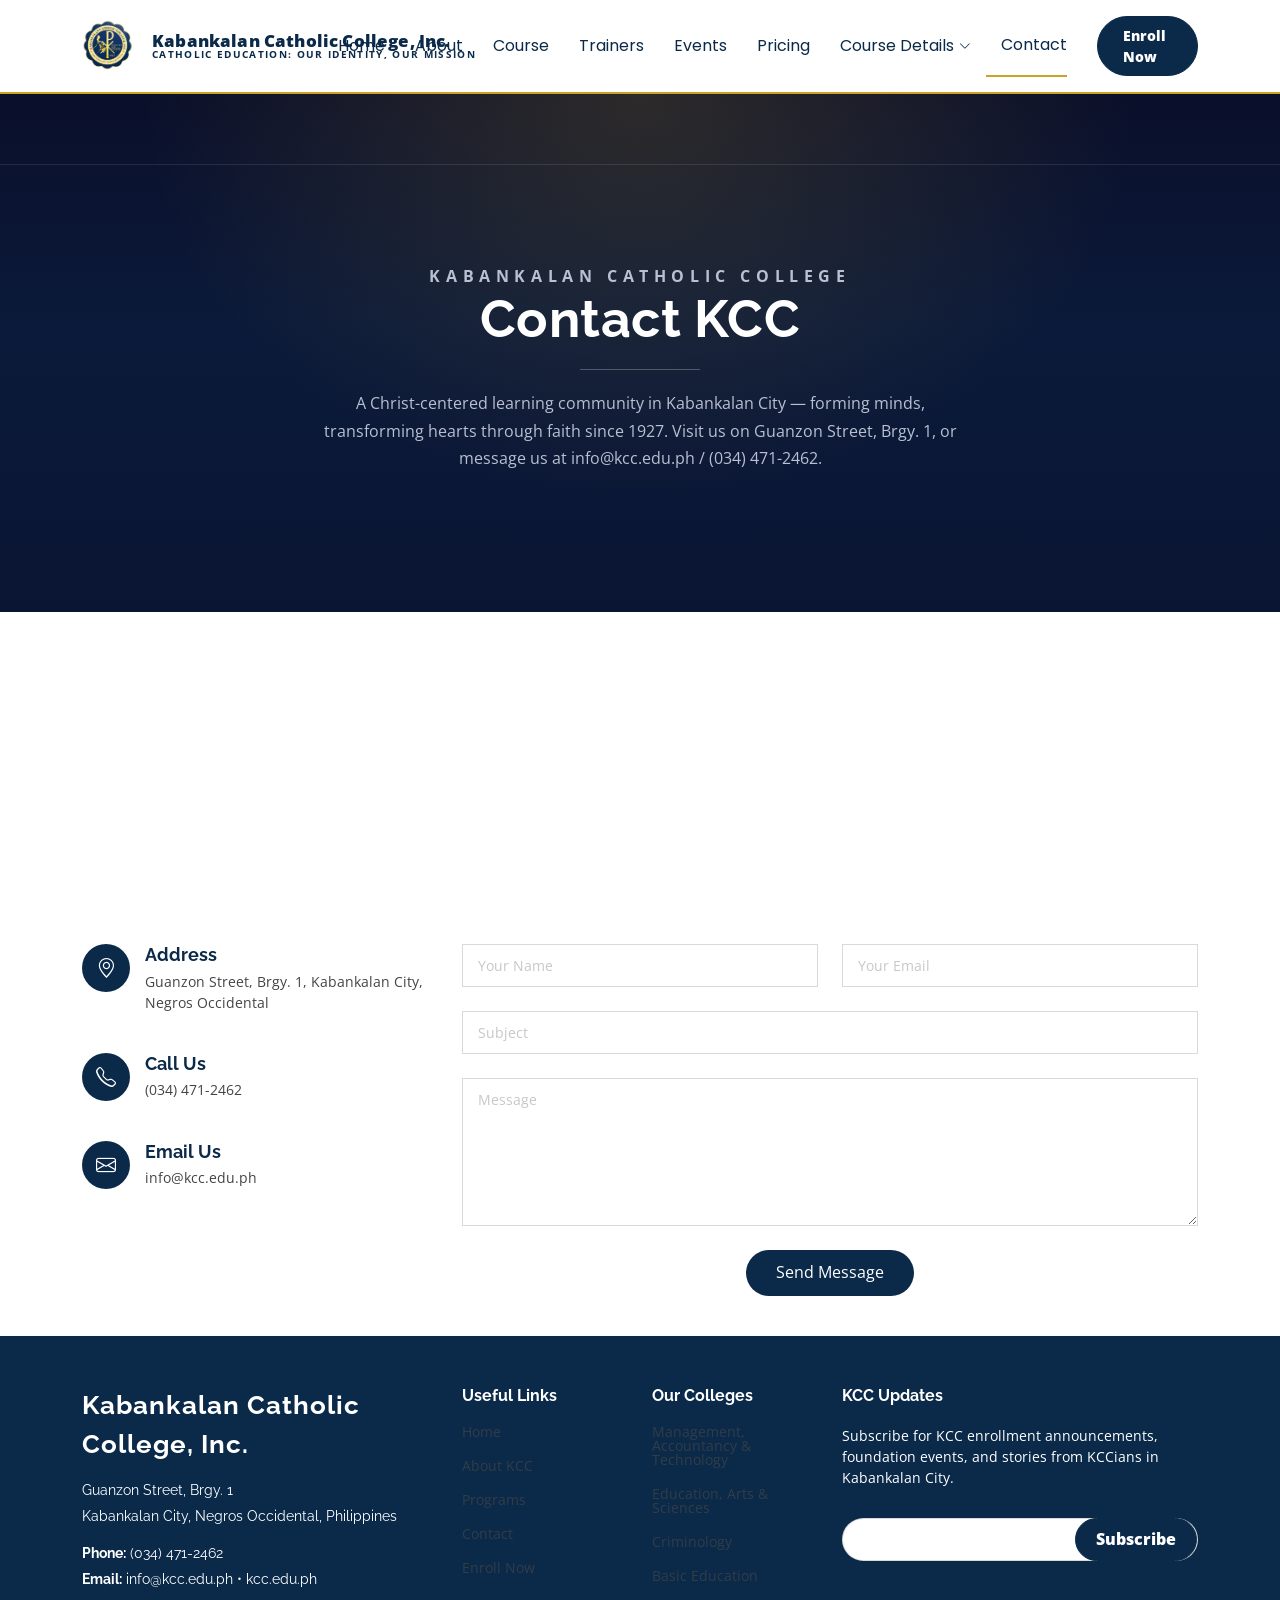
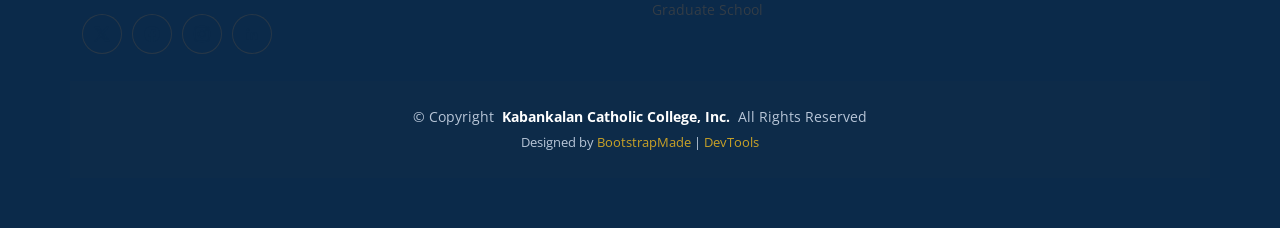
<file: contact.html>
<!DOCTYPE html>
<html lang="en">

<head>
  <meta charset="utf-8">
  <meta content="width=device-width, initial-scale=1.0" name="viewport">
  <title>Contact - Kabankalan Catholic College, Inc.</title>
  <meta name="description" content="Contact - Kabankalan Catholic College, Inc. - Kabankalan Catholic College, Inc. in Kabankalan City, Negros Occidental.">
  <meta name="keywords" content="Kabankalan Catholic College, KCC, Kabankalan, Catholic education">

  <!-- Favicons -->
  <link href="assets/img/favicon.png?v=8" rel="icon">
  <link href="assets/img/apple-touch-icon.png?v=8" rel="apple-touch-icon">

  <!-- Fonts -->
  <link href="https://fonts.googleapis.com" rel="preconnect">
  <link href="https://fonts.gstatic.com" rel="preconnect" crossorigin>
  <link
    href="https://fonts.googleapis.com/css2?family=Open+Sans:ital,wght@0,300;0,400;0,500;0,600;0,700;0,800;1,300;1,400;1,500;1,600;1,700;1,800&family=Poppins:ital,wght@0,100;0,200;0,300;0,400;0,500;0,600;0,700;0,800;0,900;1,100;1,200;1,300;1,400;1,500;1,600;1,700;1,800;1,900&family=Raleway:ital,wght@0,100;0,200;0,300;0,400;0,500;0,600;0,700;0,800;0,900;1,100;1,200;1,300;1,400;1,500;1,600;1,700;1,800;1,900&display=swap"
    rel="stylesheet">

  <!-- Vendor CSS Files -->
  <link href="assets/vendor/bootstrap/css/bootstrap.min.css" rel="stylesheet">
  <link href="assets/vendor/bootstrap-icons/bootstrap-icons.css" rel="stylesheet">
  <link href="assets/vendor/aos/aos.css" rel="stylesheet">
  <link href="assets/vendor/glightbox/css/glightbox.min.css" rel="stylesheet">
  <link href="assets/vendor/swiper/swiper-bundle.min.css" rel="stylesheet">

  <!-- Main CSS File -->
  <link href="assets/css/main.css" rel="stylesheet">

<!-- KCC THEME - BLUE MAJORITY, GOLD ACCENT ONLY -->
<style>
:root{
  --kcc-navy:#0B2A4A; --kcc-navy2:#0E3560; --kcc-blue:#123F6B; --kcc-gold:#C9A227;
  --accent-color:#0B2A4A !important; --heading-color:#0B2A4A !important;
}
body{color:#333}
/* Links - blue */
a{color:#0B2A4A} a:hover{color:#123F6B}
h1,h2,h3,h4,h5,h6,.sitename{color:#0B2A4A}
/* Header - white with thin gold line, blue text */
.header{background:#fff;border-bottom:2px solid #C9A227}
.header .logo span,.kcc-logo-name{color:#0B2A4A !important}
.kcc-logo-tag{color:#8A6D0A !important}
.navmenu a{color:#0B2A4A} .navmenu a:hover,.navmenu .active{color:#0B2A4A !important;border-bottom:2px solid #C9A227}
/* Buttons - BLUE majority */
.btn-getstarted,.btn-get-started,.more-btn,.btn-primary,.email-form input[type="submit"],.btn-get-started,.pricing-item .btn-buy{
  background:#0B2A4A !important;color:#fff !important;border:1px solid #0B2A4A !important;font-weight:800}
.btn-getstarted:hover,.btn-get-started:hover,.more-btn:hover,.btn-primary:hover{
  background:#123F6B !important;color:#fff !important;border-color:#123F6B !important}
/* Hero - keep picture, blue overlay text, blue button */
.hero h2{color:#fff !important} .hero p{color:#EDEDED}
.hero .btn-get-started{background:#0B2A4A !important;color:#fff !important}
/* Section titles - blue, gold only as small underline */
.section-title h2,.section-title p,.kcc-titlebar h2{color:#0B2A4A !important}
.section-title h2::after,.section-title p::after{background:#C9A227 !important}
.kcc-eyebrow,.kcc-eyebrow2{color:#0B2A4A !important}
.kcc-eyebrow::before,.kcc-eyebrow::after,.kcc-eyebrow2::before,.kcc-eyebrow2::after{background:#C9A227 !important}
/* Cards - blue top border, gold only as thin bottom line */
.course-item,.card,.stats-item,.why-box,.pricing-item,.service-item{
  border:1px solid #D9E1EC !important;border-top:4px solid #0B2A4A !important}
.course-item h3 a,.card-title a{color:#0B2A4A} .course-item h3 a:hover,.card-title a:hover{color:#123F6B}
.price,.pricing-item h4,.stats-item span{color:#0B2A4A !important}
.stats-item p,.course-item .category{color:#0B2A4A !important;font-weight:700}
/* Heads cards - blue majority */
.kcc-head-card{border-top:5px solid #0B2A4A !important}
.kcc-head-card.gold{border-top:5px solid #0B2A4A !important}
.kcc-head-card::after{background:#C9A227 !important;height:3px !important}
.kcc-initial.navy-bg,.kcc-initial.gold-bg{background:#0B2A4A !important;color:#fff !important}
.kcc-role.gold-badge,.kcc-role.navy-badge{background:#E8EEF5 !important;color:#0B2A4A !important}
.kcc-divider{background:#C9A227 !important}
/* Icons - blue */
.bi{color:#0B2A4A}
.social-links a,.social a{background:#0B2A4A !important;color:#fff !important}
.social-links a:hover{background:#123F6B !important;color:#fff !important}
/* Why Us box - blue */
.why-box{background:#0B2A4A !important;color:#fff} .why-box h3{color:#fff !important} .why-box p{color:#EDEDED}
/* Counts - blue numbers */
.counts{background:#EAF0F7 !important}
/* Footer - deep blue */
.footer{background:#0B2A4A !important;color:#fff} .footer h4,.footer .sitename{color:#fff !important}
.footer a{color:#D9E1EC} .footer a:hover{color:#C9A227}
.copyright,.credits{color:#B8C6D8} .credits a{color:#C9A227}
/* Forms */
input:focus,textarea:focus,select:focus{border-color:#0B2A4A !important;box-shadow:0 0 0 2px rgba(11,42,74,.15) !important}
#scroll-top{background:#0B2A4A !important;color:#fff !important}
#preloader:before{border-color:#0B2A4A #C9A227 #0B2A4A #C9A227 !important}
</style>
<!-- /KCC THEME -->

<!-- KCC DARK TOP - like News & Updates reference -->
<style>
.page-title{
  background:linear-gradient(180deg,#0A0F2A 0%,#0B1A3A 45%,#0A1533 100%) !important;
  padding:70px 0 60px !important; text-align:center; position:relative; overflow:hidden;
}
.page-title::before{content:"";position:absolute;inset:0;
  background:radial-gradient(ellipse at 50% 0%,rgba(201,162,39,.18) 0%,transparent 55%);}
.page-title .heading{position:relative;z-index:1}
.kcc-page-eyebrow{
  font-size:12px;font-weight:700;letter-spacing:.35em;text-transform:uppercase;
  color:#C9A227 !important; margin:0 0 16px !important; text-align:center;
}
.page-title h1{
  color:#fff !important; font-size:52px !important; font-weight:700 !important;
  letter-spacing:.01em; line-height:1.1; margin:0 0 20px !important;
}
.page-title h1::after{
  content:""; display:block; width:120px; height:1px; background:rgba(255,255,255,.25);
  margin:22px auto 0; position:relative;
}
.page-title p{color:#B8C0D1 !important; font-size:16px !important; line-height:1.7; max-width:640px; margin:18px auto 0 !important}
/* Breadcrumbs - Home gray, current gold, like screenshot */
.page-title .breadcrumbs{background:transparent !important; padding:0 !important; position:relative;z-index:1}
.page-title .breadcrumbs ol{justify-content:center; gap:6px}
.page-title .breadcrumbs a{color:#9AA3B8 !important; font-size:13px}
.page-title .breadcrumbs .current{color:#C9A227 !important; font-size:13px; font-weight:600}
.page-title .breadcrumbs li+li::before{color:#9AA3B8 !important}
/* Homepage hero - same dark navy */
#hero.hero{
  background:linear-gradient(180deg,#0A0F2A 0%,#0B1A3A 55%,#0A1533 100%) !important;
}
#hero.hero img{opacity:.28 !important}
#hero.hero h2{color:#fff !important}
#hero.hero p{color:#B8C0D1 !important}
@media(max-width:768px){ .page-title h1{font-size:36px !important} .page-title{padding:50px 0 44px !important} }
</style>
<!-- /KCC DARK TOP -->



<!-- =======================================================
  * Template Name: Mentor - customized for Kabankalan Catholic College, Inc. (Project 2)
  * Template URL: https://bootstrapmade.com/mentor-free-education-bootstrap-theme/
  * Updated: Jul 07 2025 with Bootstrap v5.3.7
  * Author: BootstrapMade.com
  * License: https://bootstrapmade.com/license/
  ======================================================== -->
</head>

<body class="contact-page">

  <header id="header" class="header d-flex align-items-center sticky-top">
    <div class="container-fluid container-xl position-relative d-flex align-items-center">

      <a href="index.html" class="logo d-flex align-items-center me-auto">
         <img src="assets/img/kcc-logo.webp" alt="Kabankalan Catholic College, Inc. seal" style="height:52px;width:52px;object-fit:contain;flex-shrink:0">
       <span style="display:flex;flex-direction:column;line-height:1.15;margin-left:10px">
         <span style="font-size:17px;font-weight:800;color:#0B2A4A;letter-spacing:.01em;white-space:nowrap">Kabankalan Catholic College, Inc.</span>
         <span style="font-size:9.5px;font-weight:700;color:#C9A227;letter-spacing:.14em;text-transform:uppercase;white-space:nowrap">Catholic Education: Our Identity, Our Mission</span>
       </span>
       </a>

      <nav id="navmenu" class="navmenu">
        <ul>
          <li><a href="index.html">Home</a></li>
          <li><a href="about.html">About</a></li>
          <li><a href="courses.html">Course</a></li>
          <li><a href="trainers.html">Trainers</a></li>
          <li><a href="events.html">Events</a></li>
          <li><a href="pricing.html">Pricing</a></li>
          <li class="dropdown"><a href="courses.html"><span>Course Details</span> <i class="bi bi-chevron-down toggle-dropdown"></i></a>
            <ul>
              <li><a href="courses.html">CMAT</a></li>
              <li><a href="courses.html">CEAS</a></li>
              <li><a href="courses.html">COC</a></li>
            </ul>
          </li>
          <li><a href="contact.html" class="active">Contact</a></li>
        </ul>
        <i class="mobile-nav-toggle d-xl-none bi bi-list"></i>
      </nav>

      <a class="btn-getstarted" href="pricing.html">Enroll Now</a>

    </div>
  </header>

  <main class="main">

    <!-- Page Title -->
    <div class="page-title" data-aos="fade">
      <div class="heading">
        <div class="container">
          <div class="row d-flex justify-content-center text-center">
            <div class="col-lg-8">
              <p class="kcc-page-eyebrow">Kabankalan Catholic College</p>
              <h1>Contact KCC</h1>
              <p class="mb-0">A Christ-centered learning community in Kabankalan City — forming minds, transforming hearts through faith since 1927. Visit us on Guanzon Street, Brgy. 1, or message us at info@kcc.edu.ph / (034) 471-2462.</p>
            </div>
          </div>
        </div>
      </div>
      
    </div><!-- End Page Title -->

    <!-- Contact Section -->
    <section id="contact" class="contact section">

      <div class="mb-5" data-aos="fade-up" data-aos-delay="200">
        <iframe style="border:0; width: 100%; height: 270px;" src="https://maps.google.com/maps?q=Kabankalan%20Catholic%20College%2C%20Guanzon%20Street%2C%20Kabankalan%20City%2C%20Negros%20Occidental%2C%20Philippines&amp;t=&amp;z=17&amp;ie=UTF8&amp;iwloc=&amp;output=embed" frameborder="0" allowfullscreen="" loading="lazy" referrerpolicy="no-referrer-when-downgrade" title="Kabankalan Catholic College map"></iframe>
      </div><!-- End Google Maps -->

      <div class="container" data-aos="fade-up" data-aos-delay="100">

        <div class="row gy-4">

          <div class="col-lg-4">
            <div class="info-item d-flex" data-aos="fade-up" data-aos-delay="300">
              <i class="bi bi-geo-alt flex-shrink-0"></i>
              <div>
                <h3>Address</h3>
                <p>Guanzon Street, Brgy. 1, Kabankalan City, Negros Occidental</p>
              </div>
            </div><!-- End Info Item -->

            <div class="info-item d-flex" data-aos="fade-up" data-aos-delay="400">
              <i class="bi bi-telephone flex-shrink-0"></i>
              <div>
                <h3>Call Us</h3>
                <p>(034) 471-2462</p>
              </div>
            </div><!-- End Info Item -->

            <div class="info-item d-flex" data-aos="fade-up" data-aos-delay="500">
              <i class="bi bi-envelope flex-shrink-0"></i>
              <div>
                <h3>Email Us</h3>
                <p>info@kcc.edu.ph</p>
              </div>
            </div><!-- End Info Item -->

          </div>

          <div class="col-lg-8">
            <form action="#" method="post" class="email-form" data-aos="fade-up" data-aos-delay="200">
              <div class="row gy-4">

                <div class="col-md-6">
                  <input type="text" name="name" class="form-control" placeholder="Your Name" required="">
                </div>

                <div class="col-md-6 ">
                  <input type="email" class="form-control" name="email" placeholder="Your Email" required="">
                </div>

                <div class="col-md-12">
                  <input type="text" class="form-control" name="subject" placeholder="Subject" required="">
                </div>

                <div class="col-md-12">
                  <textarea class="form-control" name="message" rows="6" placeholder="Message" required=""></textarea>
                </div>

                <div class="col-md-12 text-center">
                  <div class="loading">Loading</div>
                  <div class="error-message"></div>
                  <div class="sent-message">Your message has been sent. Thank you!</div>

                  <button type="submit">Send Message</button>
                </div>

              </div>
            </form>
          </div><!-- End Contact Form -->

        </div>

      </div>

    </section><!-- /Contact Section -->

  </main>

  <footer id="footer" class="footer position-relative light-background">

    <div class="container footer-top">
      <div class="row gy-4">
        <div class="col-lg-4 col-md-6 footer-about">
          <a href="index.html" class="logo d-flex align-items-center">
            <span class="sitename">Kabankalan Catholic College, Inc.</span>
          </a>
          <div class="footer-contact pt-3">
            <p>Guanzon Street, Brgy. 1</p>
            <p>Kabankalan City, Negros Occidental, Philippines</p>
            <p class="mt-3"><strong>Phone:</strong> <span>(034) 471-2462</span></p>
            <p><strong>Email:</strong> <span>info@kcc.edu.ph • kcc.edu.ph</span></p>
          </div>
          <div class="social-links d-flex mt-4">
            <a href=""><i class="bi bi-twitter-x"></i></a>
            <a href=""><i class="bi bi-facebook"></i></a>
            <a href=""><i class="bi bi-instagram"></i></a>
            <a href=""><i class="bi bi-linkedin"></i></a>
          </div>
        </div>

        <div class="col-lg-2 col-md-3 footer-links">
          <h4>Useful Links</h4>
          <ul>
            <li><a href="index.html">Home</a></li>
            <li><a href="about.html">About KCC</a></li>
            <li><a href="courses.html">Programs</a></li>
            <li><a href="contact.html">Contact</a></li>
            <li><a href="index.html">Enroll Now</a></li>
          </ul>
        </div>

        <div class="col-lg-2 col-md-3 footer-links">
          <h4>Our Colleges</h4>
          <ul>
            <li><a href="courses.html">Management, Accountancy & Technology</a></li>
            <li><a href="courses.html">Education, Arts & Sciences</a></li>
            <li><a href="courses.html">Criminology</a></li>
            <li><a href="courses.html">Basic Education</a></li>
            <li><a href="courses.html">Graduate School</a></li>
          </ul>
        </div>

        <div class="col-lg-4 col-md-12 footer-newsletter">
          <h4>KCC Updates</h4>
          <p>Subscribe for KCC enrollment announcements, foundation events, and stories from KCCians in Kabankalan City.</p>
          <form action="#" method="post" class="email-form">
            <div class="newsletter-form"><input type="email" name="email"><input type="submit" value="Subscribe"></div>
            <div class="loading">Loading</div>
            <div class="error-message"></div>
            <div class="sent-message">Your subscription request has been sent. Thank you!</div>
          </form>
        </div>

      </div>
    </div>

    <div class="container copyright text-center mt-4">
      <p>© <span>Copyright</span> <strong class="px-1 sitename">Kabankalan Catholic College, Inc.</strong> <span>All Rights Reserved</span></p>
      <div class="credits">
        <!-- All the links in the footer should remain intact. -->
        <!-- You can delete the links only if you've purchased the pro version. -->
        <!-- Licensing information: https://bootstrapmade.com/license/ -->
        Designed by <a href="https://bootstrapmade.com/">BootstrapMade</a> | <a
          href="https://bootstrapmade.com/tools/">DevTools</a>
      </div>
    </div>

  </footer>

  <!-- Scroll Top -->
  <a href="#" id="scroll-top" class="scroll-top d-flex align-items-center justify-content-center"><i
      class="bi bi-arrow-up-short"></i></a>

  <!-- Preloader -->
  <div id="preloader"></div>

  <!-- Vendor JS Files -->
  <script src="assets/vendor/bootstrap/js/bootstrap.bundle.min.js"></script>
  <script src="assets/vendor/aos/aos.js"></script>
  <script src="assets/vendor/glightbox/js/glightbox.min.js"></script>
  <script src="assets/vendor/purecounter/purecounter_vanilla.js"></script>
  <script src="assets/vendor/swiper/swiper-bundle.min.js"></script>

  <!-- Main JS File -->
  <script src="assets/js/main.js"></script>

<!-- Added only: send Course Details dropdown CMAT / CEAS / COC to the college bar in Course Details, old links untouched. Runs immediately, no waiting, so 1 click works. -->
<script>
(function () {
  var map = { 'CMAT': '#cmat', 'CEAS': '#ceas', 'COC': '#coc' };
  document.querySelectorAll('.dropdown ul li a').forEach(function (a) {
    var t = a.textContent.trim();
    if (map[t]) { a.href = 'course-details.html' + map[t]; }
  });
})();
</script>
</body>

</html>
</file>
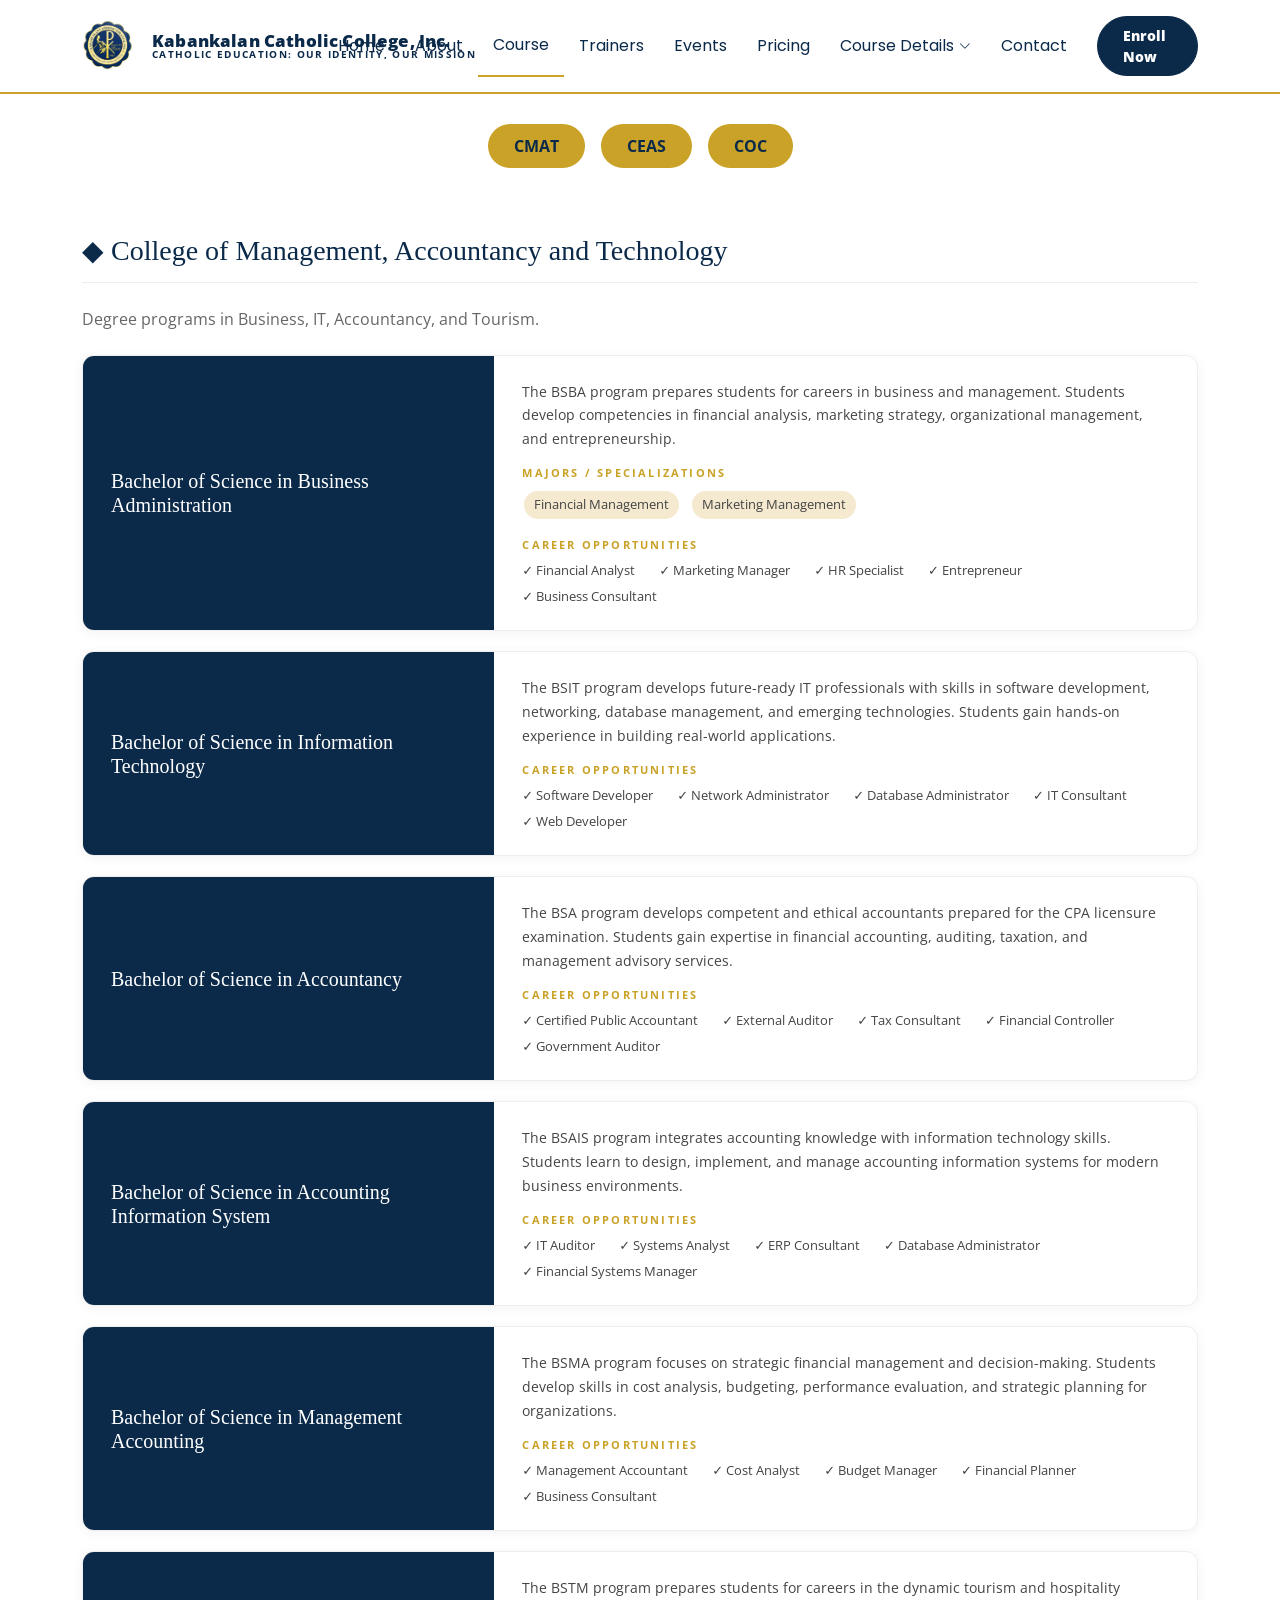
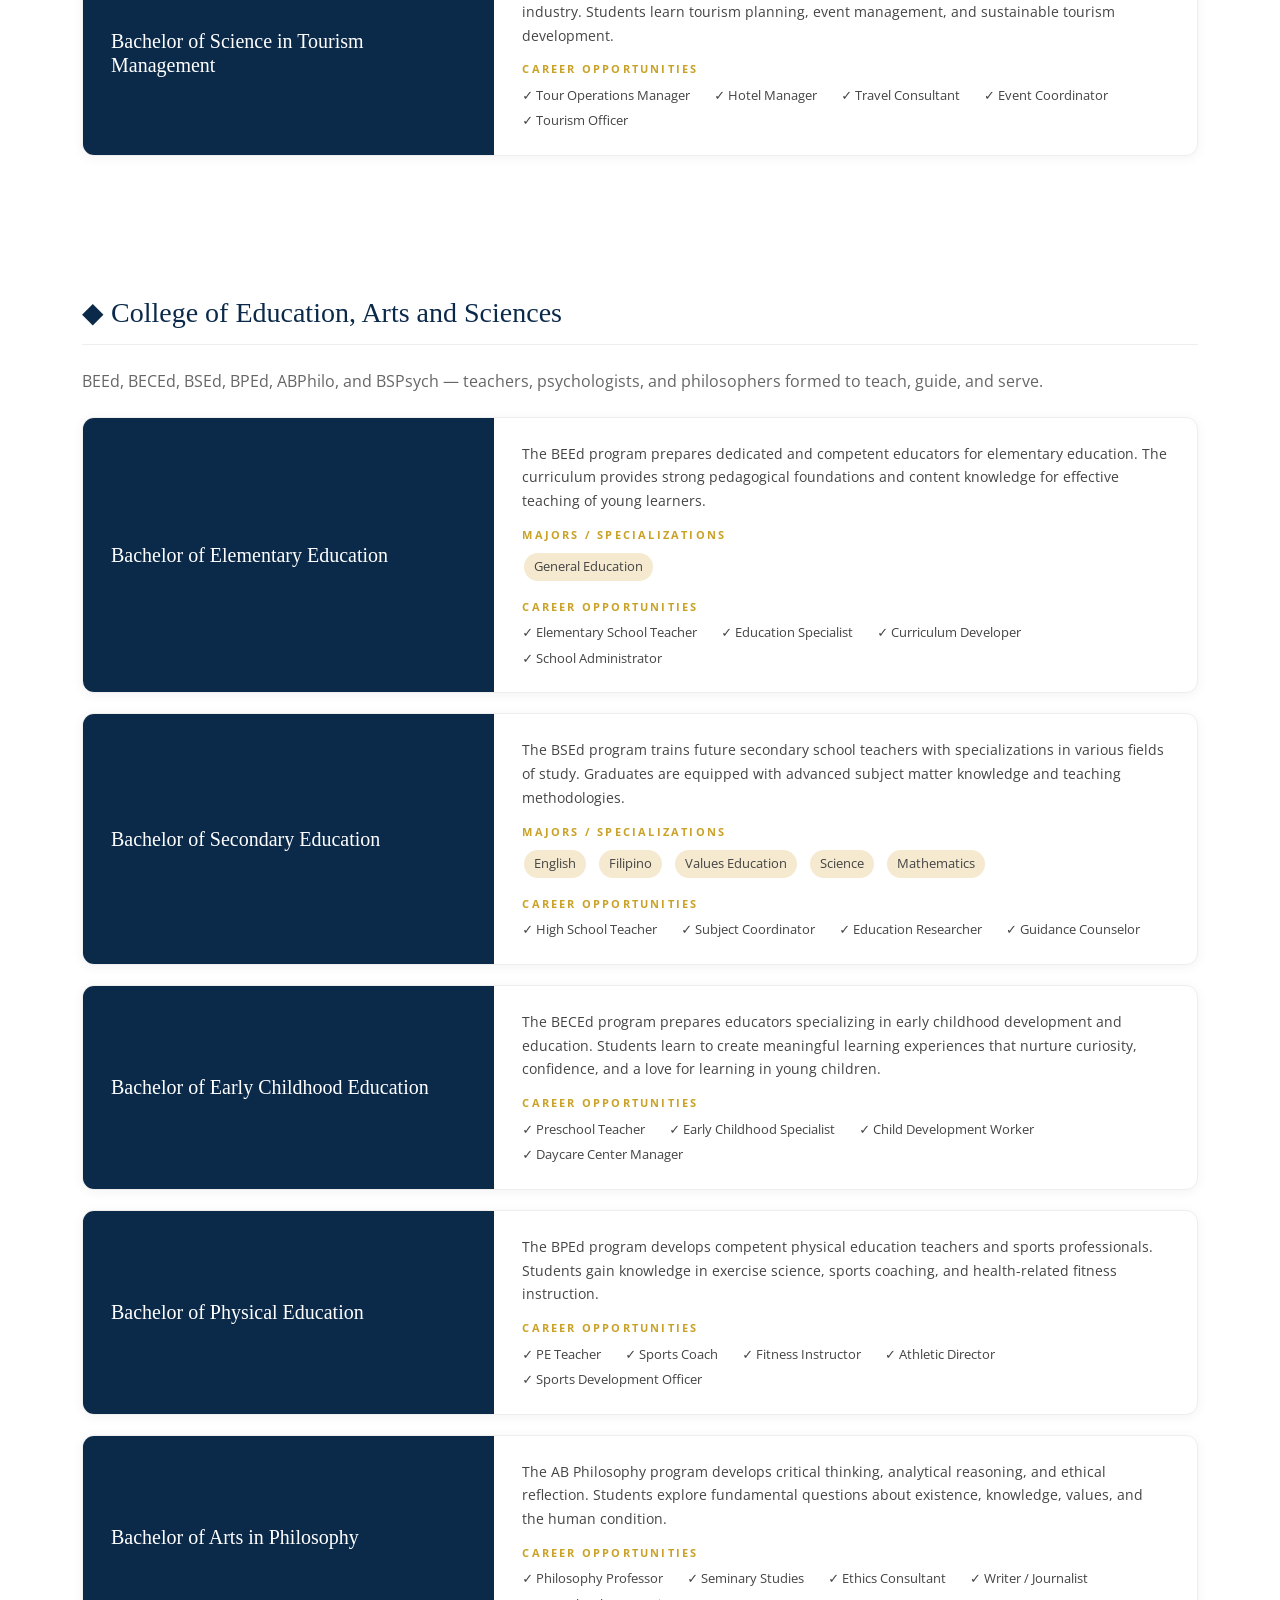
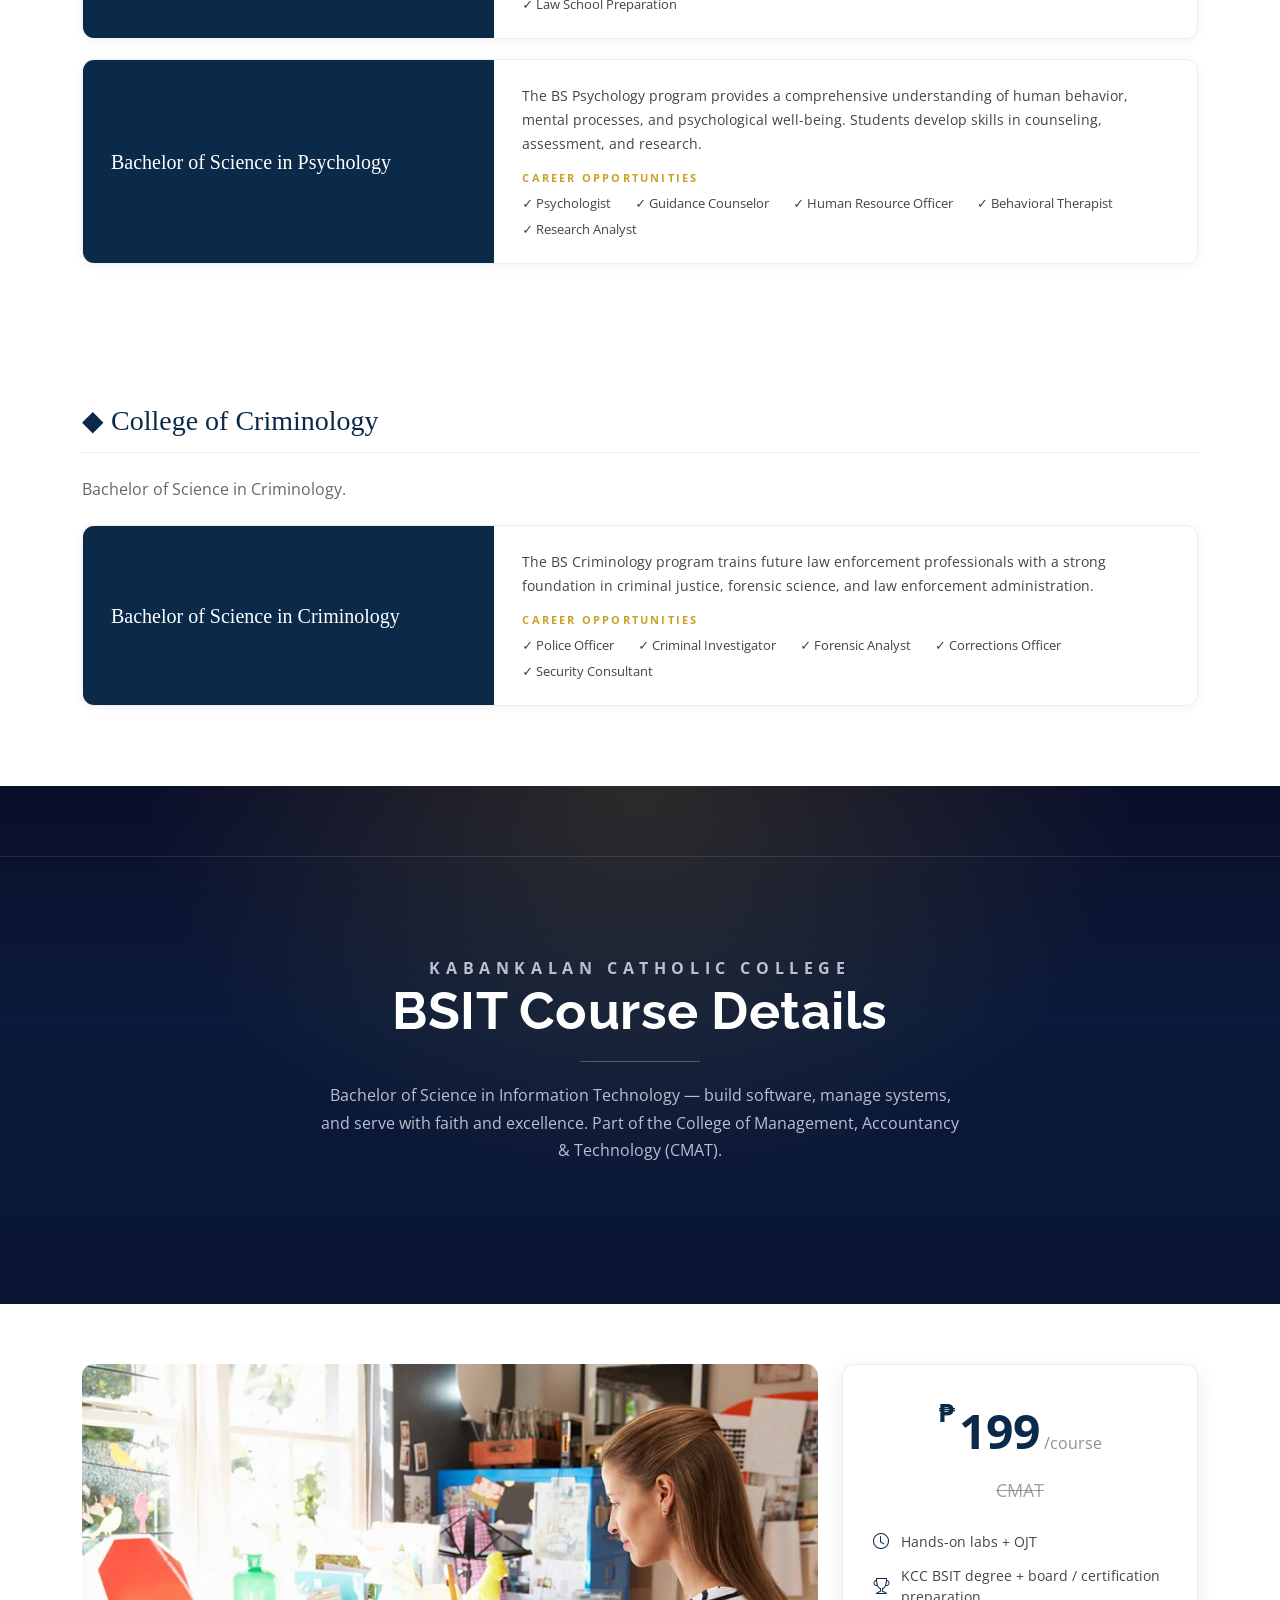
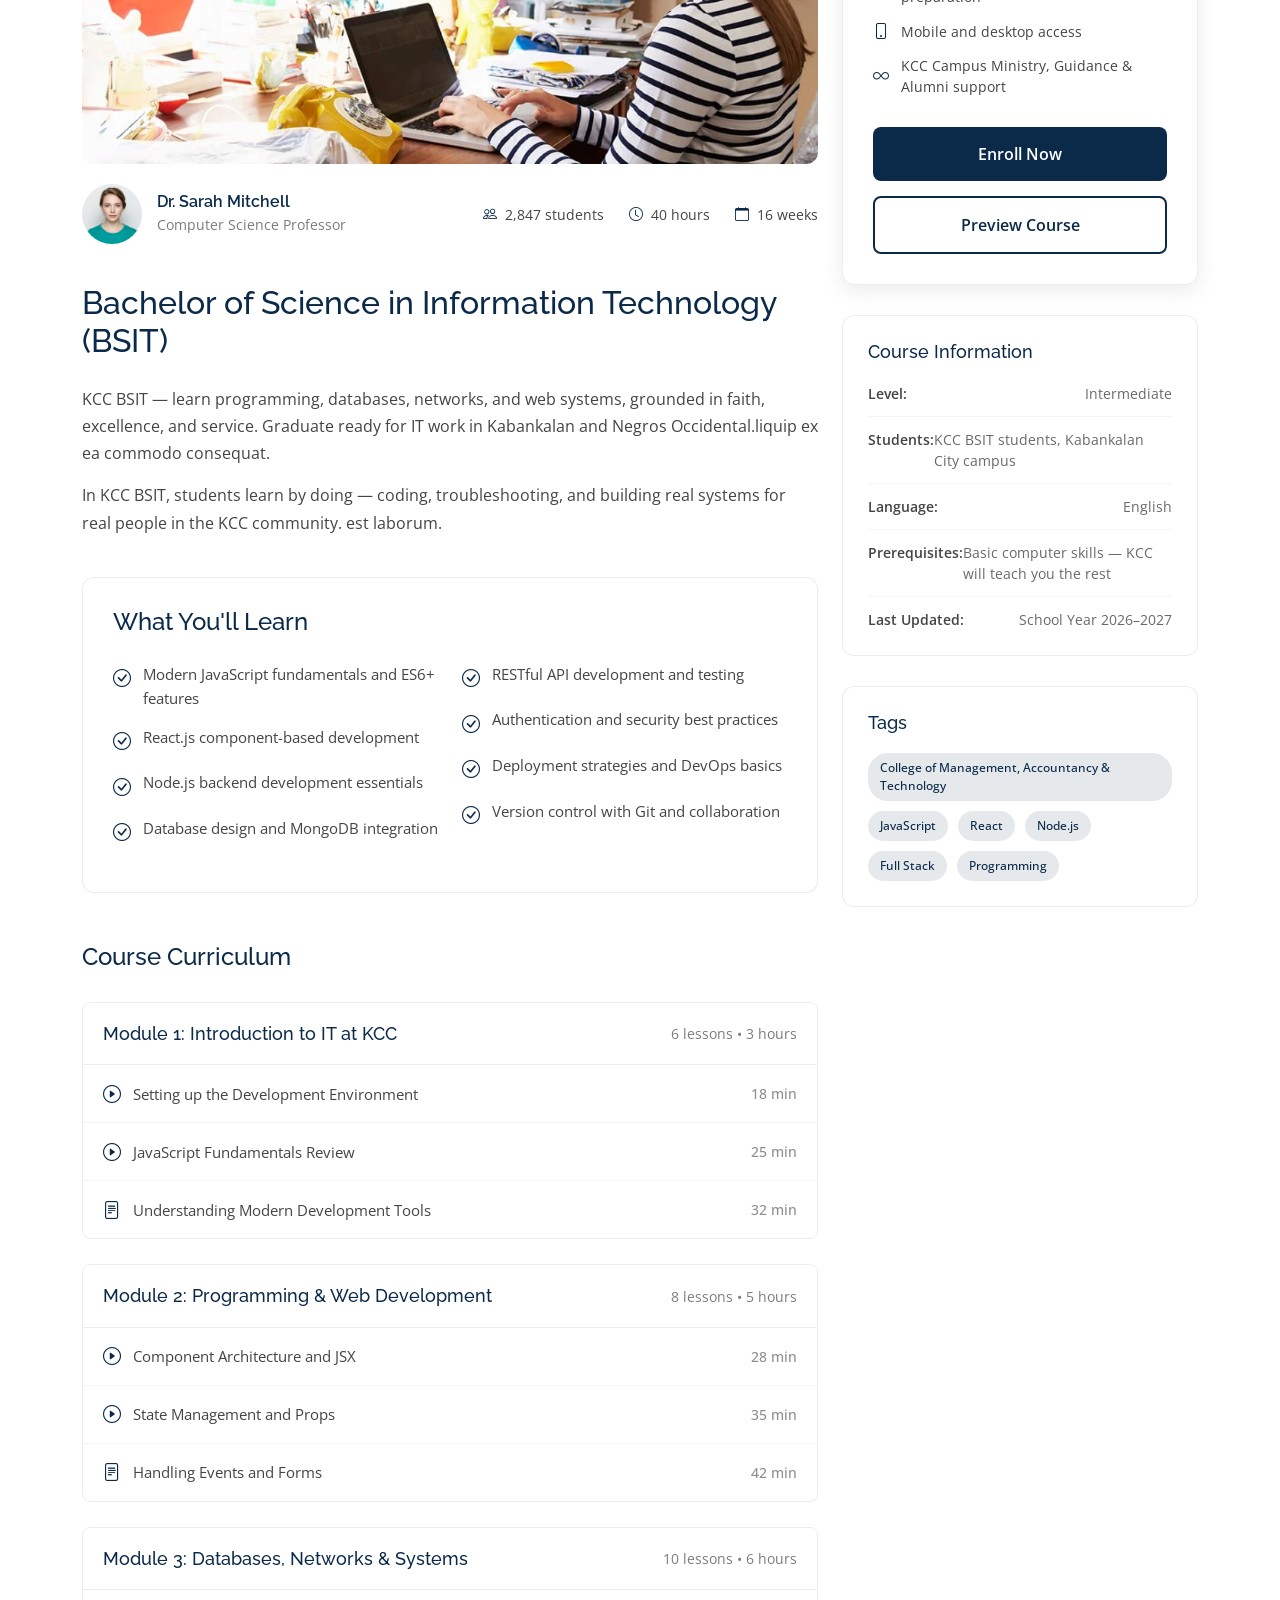
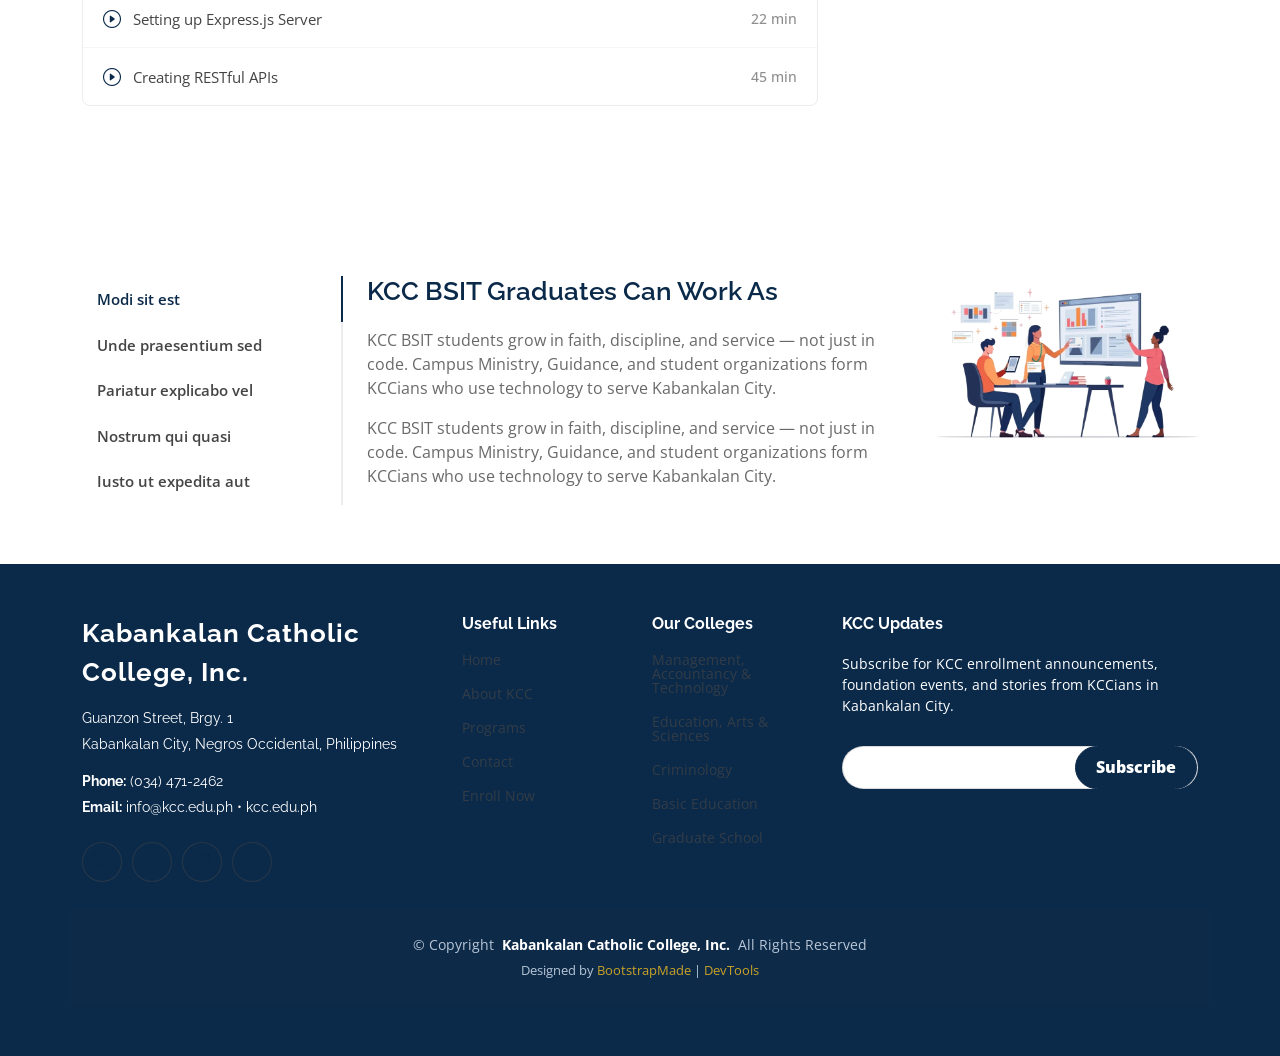
<file: course-details.html>
<!DOCTYPE html>
<html lang="en">

<head>
  <meta charset="utf-8">
  <meta content="width=device-width, initial-scale=1.0" name="viewport">
  <title>BSIT Course - Kabankalan Catholic College, Inc.</title>
  <meta name="description" content="BSIT Course - Kabankalan Catholic College, Inc. - Kabankalan Catholic College, Inc. in Kabankalan City, Negros Occidental.">
  <meta name="keywords" content="Kabankalan Catholic College, KCC, Kabankalan, Catholic education">

  <!-- Favicons -->
  <link href="assets/img/favicon.png?v=8" rel="icon">
  <link href="assets/img/apple-touch-icon.png?v=8" rel="apple-touch-icon">

  <!-- Fonts -->
  <link href="https://fonts.googleapis.com" rel="preconnect">
  <link href="https://fonts.gstatic.com" rel="preconnect" crossorigin>
  <link href="https://fonts.googleapis.com/css2?family=Open+Sans:ital,wght@0,300;0,400;0,500;0,600;0,700;0,800;1,300;1,400;1,500;1,600;1,700;1,800&family=Poppins:ital,wght@0,100;0,200;0,300;0,400;0,500;0,600;0,700;0,800;0,900;1,100;1,200;1,300;1,400;1,500;1,600;1,700;1,800;1,900&family=Raleway:ital,wght@0,100;0,200;0,300;0,400;0,500;0,600;0,700;0,800;0,900;1,100;1,200;1,300;1,400;1,500;1,600;1,700;1,800;1,900&display=swap" rel="stylesheet">

  <!-- Vendor CSS Files -->
  <link href="assets/vendor/bootstrap/css/bootstrap.min.css" rel="stylesheet">
  <link href="assets/vendor/bootstrap-icons/bootstrap-icons.css" rel="stylesheet">
  <link href="assets/vendor/aos/aos.css" rel="stylesheet">
  <link href="assets/vendor/glightbox/css/glightbox.min.css" rel="stylesheet">
  <link href="assets/vendor/swiper/swiper-bundle.min.css" rel="stylesheet">

  <!-- Main CSS File -->
  <link href="assets/css/main.css" rel="stylesheet">

<!-- KCC THEME - BLUE MAJORITY, GOLD ACCENT ONLY -->
<style>
:root{
  --kcc-navy:#0B2A4A; --kcc-navy2:#0E3560; --kcc-blue:#123F6B; --kcc-gold:#C9A227;
  --accent-color:#0B2A4A !important; --heading-color:#0B2A4A !important;
}
body{color:#333}
/* Links - blue */
a{color:#0B2A4A} a:hover{color:#123F6B}
h1,h2,h3,h4,h5,h6,.sitename{color:#0B2A4A}
/* Header - white with thin gold line, blue text */
.header{background:#fff;border-bottom:2px solid #C9A227}
.header .logo span,.kcc-logo-name{color:#0B2A4A !important}
.kcc-logo-tag{color:#8A6D0A !important}
.navmenu a{color:#0B2A4A} .navmenu a:hover,.navmenu .active{color:#0B2A4A !important;border-bottom:2px solid #C9A227}
/* Buttons - BLUE majority */
.btn-getstarted,.btn-get-started,.more-btn,.btn-primary,.email-form input[type="submit"],.btn-get-started,.pricing-item .btn-buy{
  background:#0B2A4A !important;color:#fff !important;border:1px solid #0B2A4A !important;font-weight:800}
.btn-getstarted:hover,.btn-get-started:hover,.more-btn:hover,.btn-primary:hover{
  background:#123F6B !important;color:#fff !important;border-color:#123F6B !important}
/* Hero - keep picture, blue overlay text, blue button */
.hero h2{color:#fff !important} .hero p{color:#EDEDED}
.hero .btn-get-started{background:#0B2A4A !important;color:#fff !important}
/* Section titles - blue, gold only as small underline */
.section-title h2,.section-title p,.kcc-titlebar h2{color:#0B2A4A !important}
.section-title h2::after,.section-title p::after{background:#C9A227 !important}
.kcc-eyebrow,.kcc-eyebrow2{color:#0B2A4A !important}
.kcc-eyebrow::before,.kcc-eyebrow::after,.kcc-eyebrow2::before,.kcc-eyebrow2::after{background:#C9A227 !important}
/* Cards - blue top border, gold only as thin bottom line */
.course-item,.card,.stats-item,.why-box,.pricing-item,.service-item{
  border:1px solid #D9E1EC !important;border-top:4px solid #0B2A4A !important}
.course-item h3 a,.card-title a{color:#0B2A4A} .course-item h3 a:hover,.card-title a:hover{color:#123F6B}
.price,.pricing-item h4,.stats-item span{color:#0B2A4A !important}
.stats-item p,.course-item .category{color:#0B2A4A !important;font-weight:700}
/* Heads cards - blue majority */
.kcc-head-card{border-top:5px solid #0B2A4A !important}
.kcc-head-card.gold{border-top:5px solid #0B2A4A !important}
.kcc-head-card::after{background:#C9A227 !important;height:3px !important}
.kcc-initial.navy-bg,.kcc-initial.gold-bg{background:#0B2A4A !important;color:#fff !important}
.kcc-role.gold-badge,.kcc-role.navy-badge{background:#E8EEF5 !important;color:#0B2A4A !important}
.kcc-divider{background:#C9A227 !important}
/* Icons - blue */
.bi{color:#0B2A4A}
.social-links a,.social a{background:#0B2A4A !important;color:#fff !important}
.social-links a:hover{background:#123F6B !important;color:#fff !important}
/* Why Us box - blue */
.why-box{background:#0B2A4A !important;color:#fff} .why-box h3{color:#fff !important} .why-box p{color:#EDEDED}
/* Counts - blue numbers */
.counts{background:#EAF0F7 !important}
/* Footer - deep blue */
.footer{background:#0B2A4A !important;color:#fff} .footer h4,.footer .sitename{color:#fff !important}
.footer a{color:#D9E1EC} .footer a:hover{color:#C9A227}
.copyright,.credits{color:#B8C6D8} .credits a{color:#C9A227}
/* Forms */
input:focus,textarea:focus,select:focus{border-color:#0B2A4A !important;box-shadow:0 0 0 2px rgba(11,42,74,.15) !important}
#scroll-top{background:#0B2A4A !important;color:#fff !important}
#preloader:before{border-color:#0B2A4A #C9A227 #0B2A4A #C9A227 !important}
</style>
<!-- /KCC THEME -->

<!-- KCC DARK TOP - like News & Updates reference -->
<style>
.page-title{
  background:linear-gradient(180deg,#0A0F2A 0%,#0B1A3A 45%,#0A1533 100%) !important;
  padding:70px 0 60px !important; text-align:center; position:relative; overflow:hidden;
}
.page-title::before{content:"";position:absolute;inset:0;
  background:radial-gradient(ellipse at 50% 0%,rgba(201,162,39,.18) 0%,transparent 55%);}
.page-title .heading{position:relative;z-index:1}
.kcc-page-eyebrow{
  font-size:12px;font-weight:700;letter-spacing:.35em;text-transform:uppercase;
  color:#C9A227 !important; margin:0 0 16px !important; text-align:center;
}
.page-title h1{
  color:#fff !important; font-size:52px !important; font-weight:700 !important;
  letter-spacing:.01em; line-height:1.1; margin:0 0 20px !important;
}
.page-title h1::after{
  content:""; display:block; width:120px; height:1px; background:rgba(255,255,255,.25);
  margin:22px auto 0; position:relative;
}
.page-title p{color:#B8C0D1 !important; font-size:16px !important; line-height:1.7; max-width:640px; margin:18px auto 0 !important}
/* Breadcrumbs - Home gray, current gold, like screenshot */
.page-title .breadcrumbs{background:transparent !important; padding:0 !important; position:relative;z-index:1}
.page-title .breadcrumbs ol{justify-content:center; gap:6px}
.page-title .breadcrumbs a{color:#9AA3B8 !important; font-size:13px}
.page-title .breadcrumbs .current{color:#C9A227 !important; font-size:13px; font-weight:600}
.page-title .breadcrumbs li+li::before{color:#9AA3B8 !important}
/* Homepage hero - same dark navy */
#hero.hero{
  background:linear-gradient(180deg,#0A0F2A 0%,#0B1A3A 55%,#0A1533 100%) !important;
}
#hero.hero img{opacity:.28 !important}
#hero.hero h2{color:#fff !important}
#hero.hero p{color:#B8C0D1 !important}
@media(max-width:768px){ .page-title h1{font-size:36px !important} .page-title{padding:50px 0 44px !important} }
</style>
<!-- /KCC DARK TOP -->



<!-- =======================================================
  * Template Name: Mentor - customized for Kabankalan Catholic College, Inc. (Project 2)
  * Template URL: https://bootstrapmade.com/mentor-free-education-bootstrap-theme/
  * Updated: Jul 07 2025 with Bootstrap v5.3.7
  * Author: BootstrapMade.com
  * License: https://bootstrapmade.com/license/
  ======================================================== -->
</head>

<body class="course-details-page">

  <header id="header" class="header d-flex align-items-center sticky-top">
    <div class="container-fluid container-xl position-relative d-flex align-items-center">

      <a href="index.html" class="logo d-flex align-items-center me-auto">
         <img src="assets/img/kcc-logo.webp" alt="Kabankalan Catholic College, Inc. seal" style="height:52px;width:52px;object-fit:contain;flex-shrink:0">
       <span style="display:flex;flex-direction:column;line-height:1.15;margin-left:10px">
         <span style="font-size:17px;font-weight:800;color:#0B2A4A;letter-spacing:.01em;white-space:nowrap">Kabankalan Catholic College, Inc.</span>
         <span style="font-size:9.5px;font-weight:700;color:#C9A227;letter-spacing:.14em;text-transform:uppercase;white-space:nowrap">Catholic Education: Our Identity, Our Mission</span>
       </span>
       </a>

      <nav id="navmenu" class="navmenu">
        <ul>
          <li><a href="index.html">Home</a></li>
          <li><a href="about.html">About</a></li>
          <li><a href="courses.html" class="active">Course</a></li>
          <li><a href="trainers.html">Trainers</a></li>
          <li><a href="events.html">Events</a></li>
          <li><a href="pricing.html">Pricing</a></li>
          <li class="dropdown"><a href="courses.html"><span>Course Details</span> <i class="bi bi-chevron-down toggle-dropdown"></i></a>
            <ul>
              <li><a href="courses.html">CMAT</a></li>
              <li><a href="courses.html">CEAS</a></li>
              <li><a href="courses.html">COC</a></li>
            </ul>
          </li>
          <li><a href="contact.html">Contact</a></li>
        </ul>
        <i class="mobile-nav-toggle d-xl-none bi bi-list"></i>
      </nav>

      <a class="btn-getstarted" href="pricing.html">Enroll Now</a>

    </div>
  </header>

  <main class="main">
    <!-- Colleges anchor bar - added only, no existing code changed -->
    <div class="container" style="margin-top: 24px; text-align: center;">
      <a href="#cmat" style="display: inline-block; background: #c9a227; color: #0b2a4a; font-weight: 700; padding: 10px 26px; margin: 6px; border-radius: 999px; text-decoration: none;">CMAT</a>
      <a href="#ceas" style="display: inline-block; background: #c9a227; color: #0b2a4a; font-weight: 700; padding: 10px 26px; margin: 6px; border-radius: 999px; text-decoration: none;">CEAS</a>
      <a href="#coc" style="display: inline-block; background: #c9a227; color: #0b2a4a; font-weight: 700; padding: 10px 26px; margin: 6px; border-radius: 999px; text-decoration: none;">COC</a>
    </div>
<section id="cmat" class="section" style="scroll-margin-top:110px;"><div class="container" data-aos="fade-up">
      <h2 style="font-family:Georgia,serif;font-size:28px;color:#0b2a4a;border-bottom:1px solid #eee;padding-bottom:14px;margin-bottom:24px;">&#9670; College of Management, Accountancy and Technology</h2>
      <p style="color:#666;margin-bottom:24px;">Degree programs in Business, IT, Accountancy, and Tourism.</p>
      <div style="display:flex;flex-wrap:wrap;background:#fff;border:1px solid #eee;border-radius:12px;overflow:hidden;margin-bottom:20px;box-shadow:0 2px 12px rgba(0,0,0,.05);">
      <div style="flex:1 1 220px;background:#0b2a4a;color:#fff;padding:28px;display:flex;flex-direction:column;justify-content:center;"><h3 style="color:#fff;font-family:Georgia,serif;font-size:20px;margin:0;">Bachelor of Science in Business Administration</h3></div>
      <div style="flex:2 1 320px;padding:24px 28px;"><p style="font-size:14px;line-height:1.7;color:#444;margin:0;">The BSBA program prepares students for careers in business and management. Students develop competencies in financial analysis, marketing strategy, organizational management, and entrepreneurship.</p><p style="font-size:11px;letter-spacing:.2em;color:#c9a227;font-weight:700;margin:14px 0 8px;">MAJORS / SPECIALIZATIONS</p><p style="font-size:13px;"><span style="background:#f5ead0;padding:4px 10px;border-radius:20px;display:inline-block;margin:2px;">Financial Management</span> &nbsp; <span style="background:#f5ead0;padding:4px 10px;border-radius:20px;display:inline-block;margin:2px;">Marketing Management</span></p><p style="font-size:11px;letter-spacing:.2em;color:#c9a227;font-weight:700;margin:14px 0 8px;">CAREER OPPORTUNITIES</p><ul style="list-style:none;padding:0;margin:0;display:flex;flex-wrap:wrap;gap:6px 24px;font-size:13px;color:#444;"><li>&#10003; Financial Analyst</li><li>&#10003; Marketing Manager</li><li>&#10003; HR Specialist</li><li>&#10003; Entrepreneur</li><li>&#10003; Business Consultant</li></ul></div>
    </div><div style="display:flex;flex-wrap:wrap;background:#fff;border:1px solid #eee;border-radius:12px;overflow:hidden;margin-bottom:20px;box-shadow:0 2px 12px rgba(0,0,0,.05);">
      <div style="flex:1 1 220px;background:#0b2a4a;color:#fff;padding:28px;display:flex;flex-direction:column;justify-content:center;"><h3 style="color:#fff;font-family:Georgia,serif;font-size:20px;margin:0;">Bachelor of Science in Information Technology</h3></div>
      <div style="flex:2 1 320px;padding:24px 28px;"><p style="font-size:14px;line-height:1.7;color:#444;margin:0;">The BSIT program develops future-ready IT professionals with skills in software development, networking, database management, and emerging technologies. Students gain hands-on experience in building real-world applications.</p><p style="font-size:11px;letter-spacing:.2em;color:#c9a227;font-weight:700;margin:14px 0 8px;">CAREER OPPORTUNITIES</p><ul style="list-style:none;padding:0;margin:0;display:flex;flex-wrap:wrap;gap:6px 24px;font-size:13px;color:#444;"><li>&#10003; Software Developer</li><li>&#10003; Network Administrator</li><li>&#10003; Database Administrator</li><li>&#10003; IT Consultant</li><li>&#10003; Web Developer</li></ul></div>
    </div><div style="display:flex;flex-wrap:wrap;background:#fff;border:1px solid #eee;border-radius:12px;overflow:hidden;margin-bottom:20px;box-shadow:0 2px 12px rgba(0,0,0,.05);">
      <div style="flex:1 1 220px;background:#0b2a4a;color:#fff;padding:28px;display:flex;flex-direction:column;justify-content:center;"><h3 style="color:#fff;font-family:Georgia,serif;font-size:20px;margin:0;">Bachelor of Science in Accountancy</h3></div>
      <div style="flex:2 1 320px;padding:24px 28px;"><p style="font-size:14px;line-height:1.7;color:#444;margin:0;">The BSA program develops competent and ethical accountants prepared for the CPA licensure examination. Students gain expertise in financial accounting, auditing, taxation, and management advisory services.</p><p style="font-size:11px;letter-spacing:.2em;color:#c9a227;font-weight:700;margin:14px 0 8px;">CAREER OPPORTUNITIES</p><ul style="list-style:none;padding:0;margin:0;display:flex;flex-wrap:wrap;gap:6px 24px;font-size:13px;color:#444;"><li>&#10003; Certified Public Accountant</li><li>&#10003; External Auditor</li><li>&#10003; Tax Consultant</li><li>&#10003; Financial Controller</li><li>&#10003; Government Auditor</li></ul></div>
    </div><div style="display:flex;flex-wrap:wrap;background:#fff;border:1px solid #eee;border-radius:12px;overflow:hidden;margin-bottom:20px;box-shadow:0 2px 12px rgba(0,0,0,.05);">
      <div style="flex:1 1 220px;background:#0b2a4a;color:#fff;padding:28px;display:flex;flex-direction:column;justify-content:center;"><h3 style="color:#fff;font-family:Georgia,serif;font-size:20px;margin:0;">Bachelor of Science in Accounting Information System</h3></div>
      <div style="flex:2 1 320px;padding:24px 28px;"><p style="font-size:14px;line-height:1.7;color:#444;margin:0;">The BSAIS program integrates accounting knowledge with information technology skills. Students learn to design, implement, and manage accounting information systems for modern business environments.</p><p style="font-size:11px;letter-spacing:.2em;color:#c9a227;font-weight:700;margin:14px 0 8px;">CAREER OPPORTUNITIES</p><ul style="list-style:none;padding:0;margin:0;display:flex;flex-wrap:wrap;gap:6px 24px;font-size:13px;color:#444;"><li>&#10003; IT Auditor</li><li>&#10003; Systems Analyst</li><li>&#10003; ERP Consultant</li><li>&#10003; Database Administrator</li><li>&#10003; Financial Systems Manager</li></ul></div>
    </div><div style="display:flex;flex-wrap:wrap;background:#fff;border:1px solid #eee;border-radius:12px;overflow:hidden;margin-bottom:20px;box-shadow:0 2px 12px rgba(0,0,0,.05);">
      <div style="flex:1 1 220px;background:#0b2a4a;color:#fff;padding:28px;display:flex;flex-direction:column;justify-content:center;"><h3 style="color:#fff;font-family:Georgia,serif;font-size:20px;margin:0;">Bachelor of Science in Management Accounting</h3></div>
      <div style="flex:2 1 320px;padding:24px 28px;"><p style="font-size:14px;line-height:1.7;color:#444;margin:0;">The BSMA program focuses on strategic financial management and decision-making. Students develop skills in cost analysis, budgeting, performance evaluation, and strategic planning for organizations.</p><p style="font-size:11px;letter-spacing:.2em;color:#c9a227;font-weight:700;margin:14px 0 8px;">CAREER OPPORTUNITIES</p><ul style="list-style:none;padding:0;margin:0;display:flex;flex-wrap:wrap;gap:6px 24px;font-size:13px;color:#444;"><li>&#10003; Management Accountant</li><li>&#10003; Cost Analyst</li><li>&#10003; Budget Manager</li><li>&#10003; Financial Planner</li><li>&#10003; Business Consultant</li></ul></div>
    </div><div style="display:flex;flex-wrap:wrap;background:#fff;border:1px solid #eee;border-radius:12px;overflow:hidden;margin-bottom:20px;box-shadow:0 2px 12px rgba(0,0,0,.05);">
      <div style="flex:1 1 220px;background:#0b2a4a;color:#fff;padding:28px;display:flex;flex-direction:column;justify-content:center;"><h3 style="color:#fff;font-family:Georgia,serif;font-size:20px;margin:0;">Bachelor of Science in Tourism Management</h3></div>
      <div style="flex:2 1 320px;padding:24px 28px;"><p style="font-size:14px;line-height:1.7;color:#444;margin:0;">The BSTM program prepares students for careers in the dynamic tourism and hospitality industry. Students learn tourism planning, event management, and sustainable tourism development.</p><p style="font-size:11px;letter-spacing:.2em;color:#c9a227;font-weight:700;margin:14px 0 8px;">CAREER OPPORTUNITIES</p><ul style="list-style:none;padding:0;margin:0;display:flex;flex-wrap:wrap;gap:6px 24px;font-size:13px;color:#444;"><li>&#10003; Tour Operations Manager</li><li>&#10003; Hotel Manager</li><li>&#10003; Travel Consultant</li><li>&#10003; Event Coordinator</li><li>&#10003; Tourism Officer</li></ul></div>
    </div>
    </div></section><section id="ceas" class="section" style="scroll-margin-top:110px;"><div class="container" data-aos="fade-up">
      <h2 style="font-family:Georgia,serif;font-size:28px;color:#0b2a4a;border-bottom:1px solid #eee;padding-bottom:14px;margin-bottom:24px;">&#9670; College of Education, Arts and Sciences</h2>
      <p style="color:#666;margin-bottom:24px;">BEEd, BECEd, BSEd, BPEd, ABPhilo, and BSPsych &mdash; teachers, psychologists, and philosophers formed to teach, guide, and serve.</p>
      <div style="display:flex;flex-wrap:wrap;background:#fff;border:1px solid #eee;border-radius:12px;overflow:hidden;margin-bottom:20px;box-shadow:0 2px 12px rgba(0,0,0,.05);">
      <div style="flex:1 1 220px;background:#0b2a4a;color:#fff;padding:28px;display:flex;flex-direction:column;justify-content:center;"><h3 style="color:#fff;font-family:Georgia,serif;font-size:20px;margin:0;">Bachelor of Elementary Education</h3></div>
      <div style="flex:2 1 320px;padding:24px 28px;"><p style="font-size:14px;line-height:1.7;color:#444;margin:0;">The BEEd program prepares dedicated and competent educators for elementary education. The curriculum provides strong pedagogical foundations and content knowledge for effective teaching of young learners.</p><p style="font-size:11px;letter-spacing:.2em;color:#c9a227;font-weight:700;margin:14px 0 8px;">MAJORS / SPECIALIZATIONS</p><p style="font-size:13px;"><span style="background:#f5ead0;padding:4px 10px;border-radius:20px;display:inline-block;margin:2px;">General Education</span></p><p style="font-size:11px;letter-spacing:.2em;color:#c9a227;font-weight:700;margin:14px 0 8px;">CAREER OPPORTUNITIES</p><ul style="list-style:none;padding:0;margin:0;display:flex;flex-wrap:wrap;gap:6px 24px;font-size:13px;color:#444;"><li>&#10003; Elementary School Teacher</li><li>&#10003; Education Specialist</li><li>&#10003; Curriculum Developer</li><li>&#10003; School Administrator</li></ul></div>
    </div><div style="display:flex;flex-wrap:wrap;background:#fff;border:1px solid #eee;border-radius:12px;overflow:hidden;margin-bottom:20px;box-shadow:0 2px 12px rgba(0,0,0,.05);">
      <div style="flex:1 1 220px;background:#0b2a4a;color:#fff;padding:28px;display:flex;flex-direction:column;justify-content:center;"><h3 style="color:#fff;font-family:Georgia,serif;font-size:20px;margin:0;">Bachelor of Secondary Education</h3></div>
      <div style="flex:2 1 320px;padding:24px 28px;"><p style="font-size:14px;line-height:1.7;color:#444;margin:0;">The BSEd program trains future secondary school teachers with specializations in various fields of study. Graduates are equipped with advanced subject matter knowledge and teaching methodologies.</p><p style="font-size:11px;letter-spacing:.2em;color:#c9a227;font-weight:700;margin:14px 0 8px;">MAJORS / SPECIALIZATIONS</p><p style="font-size:13px;"><span style="background:#f5ead0;padding:4px 10px;border-radius:20px;display:inline-block;margin:2px;">English</span> &nbsp; <span style="background:#f5ead0;padding:4px 10px;border-radius:20px;display:inline-block;margin:2px;">Filipino</span> &nbsp; <span style="background:#f5ead0;padding:4px 10px;border-radius:20px;display:inline-block;margin:2px;">Values Education</span> &nbsp; <span style="background:#f5ead0;padding:4px 10px;border-radius:20px;display:inline-block;margin:2px;">Science</span> &nbsp; <span style="background:#f5ead0;padding:4px 10px;border-radius:20px;display:inline-block;margin:2px;">Mathematics</span></p><p style="font-size:11px;letter-spacing:.2em;color:#c9a227;font-weight:700;margin:14px 0 8px;">CAREER OPPORTUNITIES</p><ul style="list-style:none;padding:0;margin:0;display:flex;flex-wrap:wrap;gap:6px 24px;font-size:13px;color:#444;"><li>&#10003; High School Teacher</li><li>&#10003; Subject Coordinator</li><li>&#10003; Education Researcher</li><li>&#10003; Guidance Counselor</li></ul></div>
    </div><div style="display:flex;flex-wrap:wrap;background:#fff;border:1px solid #eee;border-radius:12px;overflow:hidden;margin-bottom:20px;box-shadow:0 2px 12px rgba(0,0,0,.05);">
      <div style="flex:1 1 220px;background:#0b2a4a;color:#fff;padding:28px;display:flex;flex-direction:column;justify-content:center;"><h3 style="color:#fff;font-family:Georgia,serif;font-size:20px;margin:0;">Bachelor of Early Childhood Education</h3></div>
      <div style="flex:2 1 320px;padding:24px 28px;"><p style="font-size:14px;line-height:1.7;color:#444;margin:0;">The BECEd program prepares educators specializing in early childhood development and education. Students learn to create meaningful learning experiences that nurture curiosity, confidence, and a love for learning in young children.</p><p style="font-size:11px;letter-spacing:.2em;color:#c9a227;font-weight:700;margin:14px 0 8px;">CAREER OPPORTUNITIES</p><ul style="list-style:none;padding:0;margin:0;display:flex;flex-wrap:wrap;gap:6px 24px;font-size:13px;color:#444;"><li>&#10003; Preschool Teacher</li><li>&#10003; Early Childhood Specialist</li><li>&#10003; Child Development Worker</li><li>&#10003; Daycare Center Manager</li></ul></div>
    </div><div style="display:flex;flex-wrap:wrap;background:#fff;border:1px solid #eee;border-radius:12px;overflow:hidden;margin-bottom:20px;box-shadow:0 2px 12px rgba(0,0,0,.05);">
      <div style="flex:1 1 220px;background:#0b2a4a;color:#fff;padding:28px;display:flex;flex-direction:column;justify-content:center;"><h3 style="color:#fff;font-family:Georgia,serif;font-size:20px;margin:0;">Bachelor of Physical Education</h3></div>
      <div style="flex:2 1 320px;padding:24px 28px;"><p style="font-size:14px;line-height:1.7;color:#444;margin:0;">The BPEd program develops competent physical education teachers and sports professionals. Students gain knowledge in exercise science, sports coaching, and health-related fitness instruction.</p><p style="font-size:11px;letter-spacing:.2em;color:#c9a227;font-weight:700;margin:14px 0 8px;">CAREER OPPORTUNITIES</p><ul style="list-style:none;padding:0;margin:0;display:flex;flex-wrap:wrap;gap:6px 24px;font-size:13px;color:#444;"><li>&#10003; PE Teacher</li><li>&#10003; Sports Coach</li><li>&#10003; Fitness Instructor</li><li>&#10003; Athletic Director</li><li>&#10003; Sports Development Officer</li></ul></div>
    </div><div style="display:flex;flex-wrap:wrap;background:#fff;border:1px solid #eee;border-radius:12px;overflow:hidden;margin-bottom:20px;box-shadow:0 2px 12px rgba(0,0,0,.05);">
      <div style="flex:1 1 220px;background:#0b2a4a;color:#fff;padding:28px;display:flex;flex-direction:column;justify-content:center;"><h3 style="color:#fff;font-family:Georgia,serif;font-size:20px;margin:0;">Bachelor of Arts in Philosophy</h3></div>
      <div style="flex:2 1 320px;padding:24px 28px;"><p style="font-size:14px;line-height:1.7;color:#444;margin:0;">The AB Philosophy program develops critical thinking, analytical reasoning, and ethical reflection. Students explore fundamental questions about existence, knowledge, values, and the human condition.</p><p style="font-size:11px;letter-spacing:.2em;color:#c9a227;font-weight:700;margin:14px 0 8px;">CAREER OPPORTUNITIES</p><ul style="list-style:none;padding:0;margin:0;display:flex;flex-wrap:wrap;gap:6px 24px;font-size:13px;color:#444;"><li>&#10003; Philosophy Professor</li><li>&#10003; Seminary Studies</li><li>&#10003; Ethics Consultant</li><li>&#10003; Writer / Journalist</li><li>&#10003; Law School Preparation</li></ul></div>
    </div><div style="display:flex;flex-wrap:wrap;background:#fff;border:1px solid #eee;border-radius:12px;overflow:hidden;margin-bottom:20px;box-shadow:0 2px 12px rgba(0,0,0,.05);">
      <div style="flex:1 1 220px;background:#0b2a4a;color:#fff;padding:28px;display:flex;flex-direction:column;justify-content:center;"><h3 style="color:#fff;font-family:Georgia,serif;font-size:20px;margin:0;">Bachelor of Science in Psychology</h3></div>
      <div style="flex:2 1 320px;padding:24px 28px;"><p style="font-size:14px;line-height:1.7;color:#444;margin:0;">The BS Psychology program provides a comprehensive understanding of human behavior, mental processes, and psychological well-being. Students develop skills in counseling, assessment, and research.</p><p style="font-size:11px;letter-spacing:.2em;color:#c9a227;font-weight:700;margin:14px 0 8px;">CAREER OPPORTUNITIES</p><ul style="list-style:none;padding:0;margin:0;display:flex;flex-wrap:wrap;gap:6px 24px;font-size:13px;color:#444;"><li>&#10003; Psychologist</li><li>&#10003; Guidance Counselor</li><li>&#10003; Human Resource Officer</li><li>&#10003; Behavioral Therapist</li><li>&#10003; Research Analyst</li></ul></div>
    </div>
    </div></section><section id="coc" class="section" style="scroll-margin-top:110px;"><div class="container" data-aos="fade-up">
      <h2 style="font-family:Georgia,serif;font-size:28px;color:#0b2a4a;border-bottom:1px solid #eee;padding-bottom:14px;margin-bottom:24px;">&#9670; College of Criminology</h2>
      <p style="color:#666;margin-bottom:24px;">Bachelor of Science in Criminology.</p>
      <div style="display:flex;flex-wrap:wrap;background:#fff;border:1px solid #eee;border-radius:12px;overflow:hidden;margin-bottom:20px;box-shadow:0 2px 12px rgba(0,0,0,.05);">
      <div style="flex:1 1 220px;background:#0b2a4a;color:#fff;padding:28px;display:flex;flex-direction:column;justify-content:center;"><h3 style="color:#fff;font-family:Georgia,serif;font-size:20px;margin:0;">Bachelor of Science in Criminology</h3></div>
      <div style="flex:2 1 320px;padding:24px 28px;"><p style="font-size:14px;line-height:1.7;color:#444;margin:0;">The BS Criminology program trains future law enforcement professionals with a strong foundation in criminal justice, forensic science, and law enforcement administration.</p><p style="font-size:11px;letter-spacing:.2em;color:#c9a227;font-weight:700;margin:14px 0 8px;">CAREER OPPORTUNITIES</p><ul style="list-style:none;padding:0;margin:0;display:flex;flex-wrap:wrap;gap:6px 24px;font-size:13px;color:#444;"><li>&#10003; Police Officer</li><li>&#10003; Criminal Investigator</li><li>&#10003; Forensic Analyst</li><li>&#10003; Corrections Officer</li><li>&#10003; Security Consultant</li></ul></div>
    </div>
    </div></section><!-- Page Title -->
    <div class="page-title" data-aos="fade">
      <div class="heading">
        <div class="container">
          <div class="row d-flex justify-content-center text-center">
            <div class="col-lg-8">
              <p class="kcc-page-eyebrow">Kabankalan Catholic College</p>
              <h1>BSIT Course Details</h1>
              <p class="mb-0">Bachelor of Science in Information Technology — build software, manage systems, and serve with faith and excellence. Part of the College of Management, Accountancy &amp; Technology (CMAT).</p>
            </div>
          </div>
        </div>
      </div>
      
    </div><!-- End Page Title -->

    <!-- Course Details Section -->
    <section id="course-details" class="course-details section">

      <div class="container" data-aos="fade-up" data-aos-delay="100">

        <div class="row">
          <div class="col-lg-8">

            <!-- Course Header -->
            <div class="course-header" data-aos="fade-up" data-aos-delay="200">
              <div class="course-image">
                <img src="assets/img/course/course-details-1.webp" alt="Course Image" class="img-fluid">
              </div>
              <div class="course-meta">
                <div class="instructor">
                  <img src="assets/img/person/person-f-3.webp" alt="Instructor" class="instructor-avatar">
                  <div class="instructor-info">
                    <h6>Dr. Sarah Mitchell</h6>
                    <span>Computer Science Professor</span>
                  </div>
                </div>
                <div class="course-stats">
                  <div class="stat-item">
                    <i class="bi bi-people"></i>
                    <span>2,847 students</span>
                  </div>
                  <div class="stat-item">
                    <i class="bi bi-clock"></i>
                    <span>40 hours</span>
                  </div>
                  <div class="stat-item">
                    <i class="bi bi-calendar"></i>
                    <span>16 weeks</span>
                  </div>
                </div>
              </div>
            </div><!-- End Course Header -->

            <!-- Course Content -->
            <div class="course-content" data-aos="fade-up" data-aos-delay="300">
              <h2>Bachelor of Science in Information Technology (BSIT)</h2>

              <div class="course-description">
                <p>KCC BSIT — learn programming, databases, networks, and web systems, grounded in faith, excellence, and service. Graduate ready for IT work in Kabankalan and Negros Occidental.liquip ex ea commodo consequat.</p>

                <p>In KCC BSIT, students learn by doing — coding, troubleshooting, and building real systems for real people in the KCC community. est laborum.</p>
              </div>

              <div class="what-you-learn">
                <h3>What You'll Learn</h3>
                <div class="row">
                  <div class="col-md-6">
                    <ul class="learn-list">
                      <li><i class="bi bi-check-circle"></i>Modern JavaScript fundamentals and ES6+ features</li>
                      <li><i class="bi bi-check-circle"></i>React.js component-based development</li>
                      <li><i class="bi bi-check-circle"></i>Node.js backend development essentials</li>
                      <li><i class="bi bi-check-circle"></i>Database design and MongoDB integration</li>
                    </ul>
                  </div>
                  <div class="col-md-6">
                    <ul class="learn-list">
                      <li><i class="bi bi-check-circle"></i>RESTful API development and testing</li>
                      <li><i class="bi bi-check-circle"></i>Authentication and security best practices</li>
                      <li><i class="bi bi-check-circle"></i>Deployment strategies and DevOps basics</li>
                      <li><i class="bi bi-check-circle"></i>Version control with Git and collaboration</li>
                    </ul>
                  </div>
                </div>
              </div>

            </div><!-- End Course Content -->

            <!-- Course Curriculum -->
            <div class="course-curriculum" data-aos="fade-up" data-aos-delay="400">
              <h3>Course Curriculum</h3>

              <div class="curriculum-section">
                <div class="section-header">
                  <h4>Module 1: Introduction to IT at KCC</h4>
                  <span class="lessons-count">6 lessons • 3 hours</span>
                </div>
                <div class="lessons">
                  <div class="lesson-item">
                    <div class="lesson-info">
                      <i class="bi bi-play-circle"></i>
                      <span>Setting up the Development Environment</span>
                    </div>
                    <span class="lesson-duration">18 min</span>
                  </div>
                  <div class="lesson-item">
                    <div class="lesson-info">
                      <i class="bi bi-play-circle"></i>
                      <span>JavaScript Fundamentals Review</span>
                    </div>
                    <span class="lesson-duration">25 min</span>
                  </div>
                  <div class="lesson-item">
                    <div class="lesson-info">
                      <i class="bi bi-file-text"></i>
                      <span>Understanding Modern Development Tools</span>
                    </div>
                    <span class="lesson-duration">32 min</span>
                  </div>
                </div>
              </div>

              <div class="curriculum-section">
                <div class="section-header">
                  <h4>Module 2: Programming & Web Development</h4>
                  <span class="lessons-count">8 lessons • 5 hours</span>
                </div>
                <div class="lessons">
                  <div class="lesson-item">
                    <div class="lesson-info">
                      <i class="bi bi-play-circle"></i>
                      <span>Component Architecture and JSX</span>
                    </div>
                    <span class="lesson-duration">28 min</span>
                  </div>
                  <div class="lesson-item">
                    <div class="lesson-info">
                      <i class="bi bi-play-circle"></i>
                      <span>State Management and Props</span>
                    </div>
                    <span class="lesson-duration">35 min</span>
                  </div>
                  <div class="lesson-item">
                    <div class="lesson-info">
                      <i class="bi bi-file-text"></i>
                      <span>Handling Events and Forms</span>
                    </div>
                    <span class="lesson-duration">42 min</span>
                  </div>
                </div>
              </div>

              <div class="curriculum-section">
                <div class="section-header">
                  <h4>Module 3: Databases, Networks & Systems</h4>
                  <span class="lessons-count">10 lessons • 6 hours</span>
                </div>
                <div class="lessons">
                  <div class="lesson-item">
                    <div class="lesson-info">
                      <i class="bi bi-play-circle"></i>
                      <span>Setting up Express.js Server</span>
                    </div>
                    <span class="lesson-duration">22 min</span>
                  </div>
                  <div class="lesson-item">
                    <div class="lesson-info">
                      <i class="bi bi-play-circle"></i>
                      <span>Creating RESTful APIs</span>
                    </div>
                    <span class="lesson-duration">45 min</span>
                  </div>
                </div>
              </div>

            </div><!-- End Course Curriculum -->

          </div>

          <div class="col-lg-4">

            <!-- Course Sidebar -->
            <div class="course-sidebar" data-aos="fade-up" data-aos-delay="200">

              <!-- Pricing Card -->
              <div class="pricing-card">
                <div class="price">
                  <span class="currency">₱</span>
                  <span class="amount">199</span>
                  <span class="period">/course</span>
                </div>
                <div class="original-price">CMAT</div>

                <div class="course-features">
                  <div class="feature">
                    <i class="bi bi-clock"></i>
                    <span>Hands-on labs + OJT</span>
                  </div>
                  <div class="feature">
                    <i class="bi bi-trophy"></i>
                    <span>KCC BSIT degree + board / certification preparation</span>
                  </div>
                  <div class="feature">
                    <i class="bi bi-phone"></i>
                    <span>Mobile and desktop access</span>
                  </div>
                  <div class="feature">
                    <i class="bi bi-infinity"></i>
                    <span>KCC Campus Ministry, Guidance & Alumni support</span>
                  </div>
                </div>

                <button class="btn-enroll">Enroll Now</button>
                <button class="btn-preview">Preview Course</button>
              </div><!-- End Pricing Card -->

              <!-- Course Info -->
              <div class="course-info-card">
                <h4>Course Information</h4>
                <div class="info-item">
                  <span class="label">Level:</span>
                  <span class="value">Intermediate</span>
                </div>
                <div class="info-item">
                  <span class="label">Students:</span>
                  <span class="value">KCC BSIT students, Kabankalan City campus</span>
                </div>
                <div class="info-item">
                  <span class="label">Language:</span>
                  <span class="value">English</span>
                </div>
                <div class="info-item">
                  <span class="label">Prerequisites:</span>
                  <span class="value">Basic computer skills — KCC will teach you the rest</span>
                </div>
                <div class="info-item">
                  <span class="label">Last Updated:</span>
                  <span class="value">School Year 2026–2027</span>
                </div>
              </div><!-- End Course Info -->

              <!-- Tags -->
              <div class="course-tags">
                <h4>Tags</h4>
                <div class="tags-list">
                  <span class="tag">College of Management, Accountancy &amp; Technology</span>
                  <span class="tag">JavaScript</span>
                  <span class="tag">React</span>
                  <span class="tag">Node.js</span>
                  <span class="tag">Full Stack</span>
                  <span class="tag">Programming</span>
                </div>
              </div><!-- End Tags -->

            </div><!-- End Course Sidebar -->

          </div>

        </div>

      </div>

    </section><!-- /Course Details Section -->

    <!-- Tabs Section -->
    <section id="tabs" class="tabs section">

      <div class="container" data-aos="fade-up" data-aos-delay="100">

        <div class="row">
          <div class="col-lg-3">
            <ul class="nav nav-tabs flex-column">
              <li class="nav-item">
                <a class="nav-link active show" data-bs-toggle="tab" href="#tab-1">Modi sit est</a>
              </li>
              <li class="nav-item">
                <a class="nav-link" data-bs-toggle="tab" href="#tab-2">Unde praesentium sed</a>
              </li>
              <li class="nav-item">
                <a class="nav-link" data-bs-toggle="tab" href="#tab-3">Pariatur explicabo vel</a>
              </li>
              <li class="nav-item">
                <a class="nav-link" data-bs-toggle="tab" href="#tab-4">Nostrum qui quasi</a>
              </li>
              <li class="nav-item">
                <a class="nav-link" data-bs-toggle="tab" href="#tab-5">Iusto ut expedita aut</a>
              </li>
            </ul>
          </div>
          <div class="col-lg-9 mt-4 mt-lg-0">
            <div class="tab-content">
              <div class="tab-pane active show" id="tab-1">
                <div class="row">
                  <div class="col-lg-8 details order-2 order-lg-1">
                    <h3>KCC BSIT Graduates Can Work As</h3>
                    <p>KCC BSIT students grow in faith, discipline, and service — not just in code. Campus Ministry, Guidance, and student organizations form KCCians who use technology to serve Kabankalan City.</p>
                    <p>KCC BSIT students grow in faith, discipline, and service — not just in code. Campus Ministry, Guidance, and student organizations form KCCians who use technology to serve Kabankalan City.</p>
                  </div>
                  <div class="col-lg-4 text-center order-1 order-lg-2">
                    <img src="assets/img/illustration/illustration-13.webp" alt="" class="img-fluid">
                  </div>
                </div>
              </div>
              <div class="tab-pane" id="tab-2">
                <div class="row">
                  <div class="col-lg-8 details order-2 order-lg-1">
                    <h3>What KCC BSIT Teaches Beyond Code</h3>
                    <p>KCC BSIT students grow in faith, discipline, and service — not just in code. Campus Ministry, Guidance, and student organizations form KCCians who use technology to serve Kabankalan City.</p>
                    <p>KCC BSIT students grow in faith, discipline, and service — not just in code. Campus Ministry, Guidance, and student organizations form KCCians who use technology to serve Kabankalan City.</p>
                  </div>
                  <div class="col-lg-4 text-center order-1 order-lg-2">
                    <img src="assets/img/illustration/illustration-11.webp" alt="" class="img-fluid">
                  </div>
                </div>
              </div>
              <div class="tab-pane" id="tab-3">
                <div class="row">
                  <div class="col-lg-8 details order-2 order-lg-1">
                    <h3>Why Study BSIT at KCC?</h3><p class="fst-italic">Learn programming, networks, and systems — grounded in faith, excellence, and service. Build real projects, serve the community, and graduate ready for IT work in Kabankalan and beyond.</p>
                    <p>KCC BSIT students grow in faith, discipline, and service — not just in code. Campus Ministry, Guidance, and student organizations form KCCians who use technology to serve Kabankalan City.</p>
                  </div>
                  <div class="col-lg-4 text-center order-1 order-lg-2">
                    <img src="assets/img/illustration/illustration-14.webp" alt="" class="img-fluid">
                  </div>
                </div>
              </div>
              <div class="tab-pane" id="tab-4">
                <div class="row">
                  <div class="col-lg-8 details order-2 order-lg-1">
                    <h3>KCC Formation for BSIT Students</h3>
                    <p>KCC BSIT students grow in faith, discipline, and service — not just in code. Campus Ministry, Guidance, and student organizations form KCCians who use technology to serve Kabankalan City.</p>
                    <p>KCC BSIT students grow in faith, discipline, and service — not just in code. Campus Ministry, Guidance, and student organizations form KCCians who use technology to serve Kabankalan City.</p>
                  </div>
                  <div class="col-lg-4 text-center order-1 order-lg-2">
                    <img src="assets/img/illustration/illustration-12.webp" alt="" class="img-fluid">
                  </div>
                </div>
              </div>
              <div class="tab-pane" id="tab-5">
                <div class="row">
                  <div class="col-lg-8 details order-2 order-lg-1">
                    <h3>KCC BSIT at a Glance</h3>
                    <p>KCC BSIT students grow in faith, discipline, and service — not just in code. Campus Ministry, Guidance, and student organizations form KCCians who use technology to serve Kabankalan City.</p>
                    <p>KCC BSIT students grow in faith, discipline, and service — not just in code. Campus Ministry, Guidance, and student organizations form KCCians who use technology to serve Kabankalan City.</p>
                  </div>
                  <div class="col-lg-4 text-center order-1 order-lg-2">
                    <img src="assets/img/illustration/illustration-10.webp" alt="" class="img-fluid">
                  </div>
                </div>
              </div>
            </div>
          </div>
        </div>

      </div>

    </section><!-- /Tabs Section -->

  </main>

  <footer id="footer" class="footer position-relative light-background">

    <div class="container footer-top">
      <div class="row gy-4">
        <div class="col-lg-4 col-md-6 footer-about">
          <a href="index.html" class="logo d-flex align-items-center">
            <span class="sitename">Kabankalan Catholic College, Inc.</span>
          </a>
          <div class="footer-contact pt-3">
            <p>Guanzon Street, Brgy. 1</p>
            <p>Kabankalan City, Negros Occidental, Philippines</p>
            <p class="mt-3"><strong>Phone:</strong> <span>(034) 471-2462</span></p>
            <p><strong>Email:</strong> <span>info@kcc.edu.ph • kcc.edu.ph</span></p>
          </div>
          <div class="social-links d-flex mt-4">
            <a href=""><i class="bi bi-twitter-x"></i></a>
            <a href=""><i class="bi bi-facebook"></i></a>
            <a href=""><i class="bi bi-instagram"></i></a>
            <a href=""><i class="bi bi-linkedin"></i></a>
          </div>
        </div>

        <div class="col-lg-2 col-md-3 footer-links">
          <h4>Useful Links</h4>
          <ul>
            <li><a href="index.html">Home</a></li>
            <li><a href="about.html">About KCC</a></li>
            <li><a href="courses.html">Programs</a></li>
            <li><a href="contact.html">Contact</a></li>
            <li><a href="index.html">Enroll Now</a></li>
          </ul>
        </div>

        <div class="col-lg-2 col-md-3 footer-links">
          <h4>Our Colleges</h4>
          <ul>
            <li><a href="courses.html">Management, Accountancy & Technology</a></li>
            <li><a href="courses.html">Education, Arts & Sciences</a></li>
            <li><a href="courses.html">Criminology</a></li>
            <li><a href="courses.html">Basic Education</a></li>
            <li><a href="courses.html">Graduate School</a></li>
          </ul>
        </div>

        <div class="col-lg-4 col-md-12 footer-newsletter">
          <h4>KCC Updates</h4>
          <p>Subscribe for KCC enrollment announcements, foundation events, and stories from KCCians in Kabankalan City.</p>
          <form action="#" method="post" class="email-form">
            <div class="newsletter-form"><input type="email" name="email"><input type="submit" value="Subscribe"></div>
            <div class="loading">Loading</div>
            <div class="error-message"></div>
            <div class="sent-message">Your subscription request has been sent. Thank you!</div>
          </form>
        </div>

      </div>
    </div>

    <div class="container copyright text-center mt-4">
      <p>© <span>Copyright</span> <strong class="px-1 sitename">Kabankalan Catholic College, Inc.</strong> <span>All Rights Reserved</span></p>
      <div class="credits">
        <!-- All the links in the footer should remain intact. -->
        <!-- You can delete the links only if you've purchased the pro version. -->
        <!-- Licensing information: https://bootstrapmade.com/license/ -->
        Designed by <a href="https://bootstrapmade.com/">BootstrapMade</a> | <a href="https://bootstrapmade.com/tools/">DevTools</a>
      </div>
    </div>

  </footer>

  <!-- Scroll Top -->
  <a href="#" id="scroll-top" class="scroll-top d-flex align-items-center justify-content-center"><i class="bi bi-arrow-up-short"></i></a>

  <!-- Preloader -->
  <div id="preloader"></div>

  <!-- Vendor JS Files -->
  <script src="assets/vendor/bootstrap/js/bootstrap.bundle.min.js"></script>
  <script src="assets/vendor/aos/aos.js"></script>
  <script src="assets/vendor/glightbox/js/glightbox.min.js"></script>
  <script src="assets/vendor/purecounter/purecounter_vanilla.js"></script>
  <script src="assets/vendor/swiper/swiper-bundle.min.js"></script>

  <!-- Main JS File -->
  <script src="assets/js/main.js"></script>

<!-- Added only: send Course Details dropdown CMAT / CEAS / COC to the college bar in Course Details, old links untouched. Runs immediately, no waiting, so 1 click works. -->
<script>
(function () {
  var map = { 'CMAT': '#cmat', 'CEAS': '#ceas', 'COC': '#coc' };
  document.querySelectorAll('.dropdown ul li a').forEach(function (a) {
    var t = a.textContent.trim();
    if (map[t]) { a.href = 'course-details.html' + map[t]; }
  });
})();
</script>

<!-- Added only: on load, scroll to #cmat / #ceas / #coc even if the template resets scroll -->
<script>
(function () {
  function go() {
    var h = window.location.hash;
    if (!h) return;
    var el = document.querySelector(h);
    if (el) { el.scrollIntoView({ behavior: 'auto', block: 'start' }); }
  }
  window.addEventListener('load', function () { setTimeout(go, 100); setTimeout(go, 600); });
})();
</script>
</body>

</html>
</file>
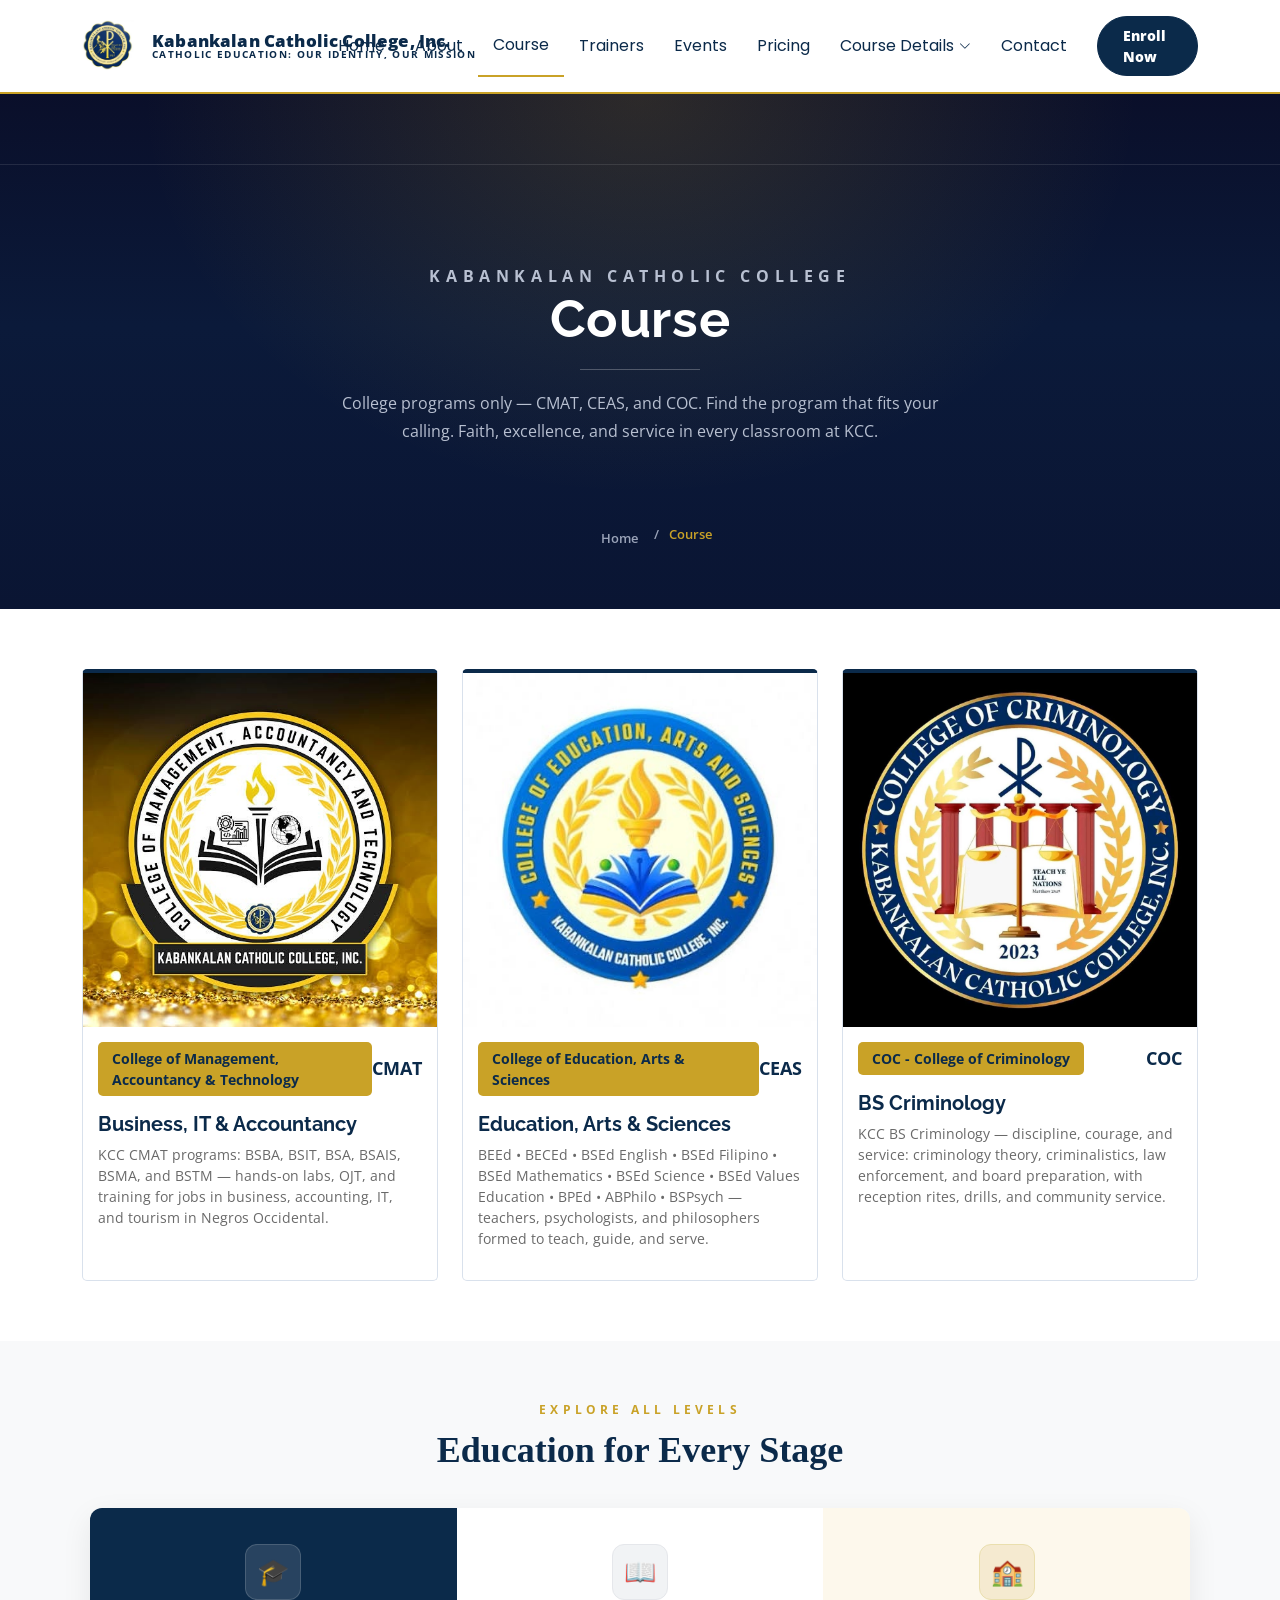
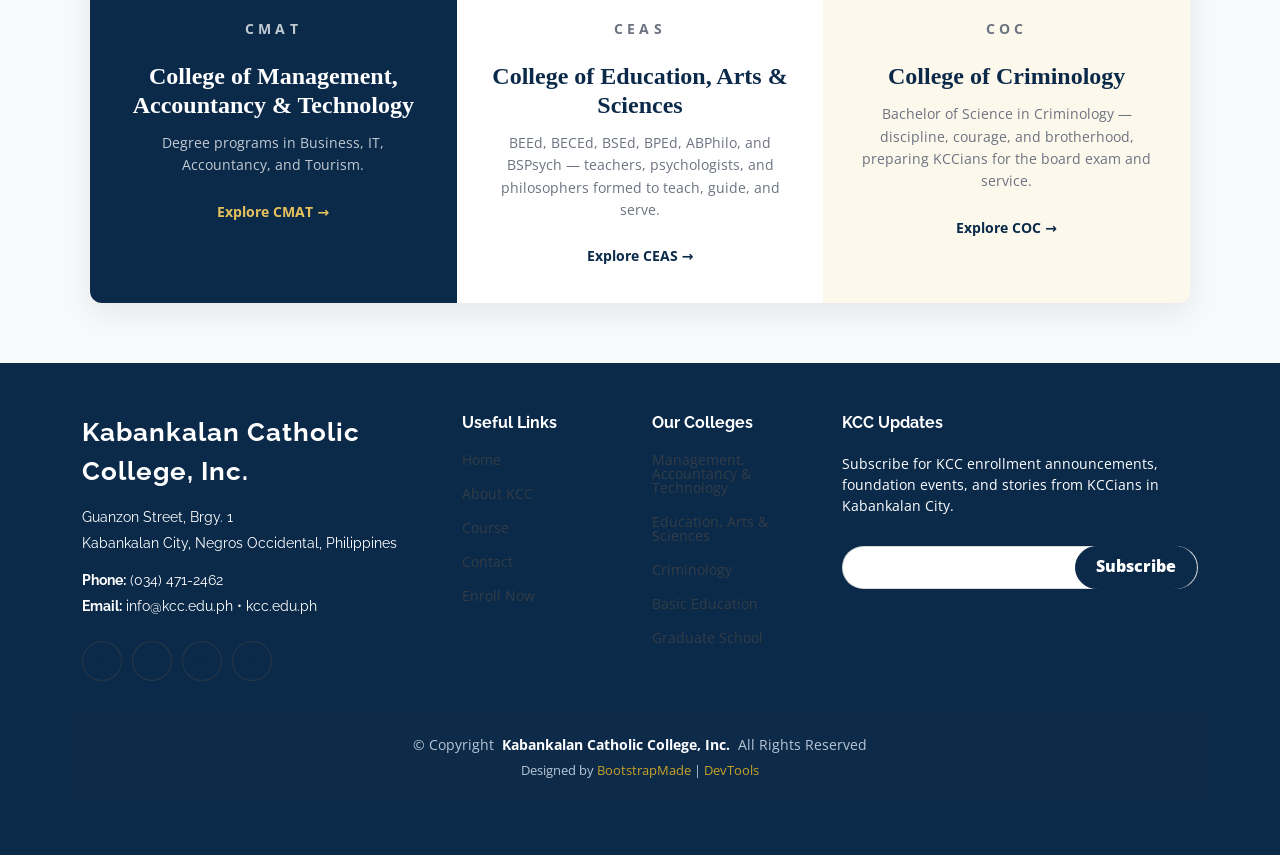
<file: courses.html>
<!DOCTYPE html>
<html lang="en">

<head>
  <meta charset="utf-8">
  <meta content="width=device-width, initial-scale=1.0" name="viewport">
  <title>Course - Kabankalan Catholic College, Inc.</title>
  <meta name="description" content="Course offered at Kabankalan Catholic College, Inc. - CMAT, Education, Criminology, Basic Education, Senior High, Graduate School.">
  <meta name="keywords" content="KCC programs, BSIT, BSBA, BSA, BS Criminology, BEEd, BSEd, Kabankalan Catholic College">

  <!-- Favicons -->
  <link href="assets/img/favicon.png?v=8" rel="icon">
  <link href="assets/img/apple-touch-icon.png?v=8" rel="apple-touch-icon">

  <!-- Fonts -->
  <link href="https://fonts.googleapis.com" rel="preconnect">
  <link href="https://fonts.gstatic.com" rel="preconnect" crossorigin>
  <link
    href="https://fonts.googleapis.com/css2?family=Open+Sans:ital,wght@0,300;0,400;0,500;0,600;0,700;0,800;1,300;1,400;1,500;1,600;1,700;1,800&family=Poppins:ital,wght@0,100;0,200;0,300;0,400;0,500;0,600;0,700;0,800;0,900;1,100;1,200;1,300;1,400;1,500;1,600;1,700;1,800;1,900&family=Raleway:ital,wght@0,100;0,200;0,300;0,400;0,500;0,600;0,700;0,800;0,900;1,100;1,200;1,300;1,400;1,500;1,600;1,700;1,800;1,900&display=swap"
    rel="stylesheet">

  <!-- Vendor CSS Files -->
  <link href="assets/vendor/bootstrap/css/bootstrap.min.css" rel="stylesheet">
  <link href="assets/vendor/bootstrap-icons/bootstrap-icons.css" rel="stylesheet">
  <link href="assets/vendor/aos/aos.css" rel="stylesheet">
  <link href="assets/vendor/glightbox/css/glightbox.min.css" rel="stylesheet">
  <link href="assets/vendor/swiper/swiper-bundle.min.css" rel="stylesheet">

  <!-- Main CSS File -->
  <link href="assets/css/main.css" rel="stylesheet">

<!-- KCC THEME - BLUE MAJORITY, GOLD ACCENT ONLY -->
<style>
:root{
  --kcc-navy:#0B2A4A; --kcc-navy2:#0E3560; --kcc-blue:#123F6B; --kcc-gold:#C9A227;
  --accent-color:#0B2A4A !important; --heading-color:#0B2A4A !important;
}
body{color:#333}
/* Links - blue */
a{color:#0B2A4A} a:hover{color:#123F6B}
h1,h2,h3,h4,h5,h6,.sitename{color:#0B2A4A}
/* Header - white with thin gold line, blue text */
.header{background:#fff;border-bottom:2px solid #C9A227}
.header .logo span,.kcc-logo-name{color:#0B2A4A !important}
.kcc-logo-tag{color:#8A6D0A !important}
.navmenu a{color:#0B2A4A} .navmenu a:hover,.navmenu .active{color:#0B2A4A !important;border-bottom:2px solid #C9A227}
/* Buttons - BLUE majority */
.btn-getstarted,.btn-get-started,.more-btn,.btn-primary,.email-form input[type="submit"],.btn-get-started,.pricing-item .btn-buy{
  background:#0B2A4A !important;color:#fff !important;border:1px solid #0B2A4A !important;font-weight:800}
.btn-getstarted:hover,.btn-get-started:hover,.more-btn:hover,.btn-primary:hover{
  background:#123F6B !important;color:#fff !important;border-color:#123F6B !important}
/* Hero - keep picture, blue overlay text, blue button */
.hero h2{color:#fff !important} .hero p{color:#EDEDED}
.hero .btn-get-started{background:#0B2A4A !important;color:#fff !important}
/* Section titles - blue, gold only as small underline */
.section-title h2,.section-title p,.kcc-titlebar h2{color:#0B2A4A !important}
.section-title h2::after,.section-title p::after{background:#C9A227 !important}
.kcc-eyebrow,.kcc-eyebrow2{color:#0B2A4A !important}
.kcc-eyebrow::before,.kcc-eyebrow::after,.kcc-eyebrow2::before,.kcc-eyebrow2::after{background:#C9A227 !important}
/* Cards - blue top border, gold only as thin bottom line */
.course-item,.card,.stats-item,.why-box,.pricing-item,.service-item{
  border:1px solid #D9E1EC !important;border-top:4px solid #0B2A4A !important}
.course-item h3 a,.card-title a{color:#0B2A4A} .course-item h3 a:hover,.card-title a:hover{color:#123F6B}
.price,.pricing-item h4,.stats-item span{color:#0B2A4A !important}
.stats-item p,.course-item .category{color:#0B2A4A !important;font-weight:700}
/* Heads cards - blue majority */
.kcc-head-card{border-top:5px solid #0B2A4A !important}
.kcc-head-card.gold{border-top:5px solid #0B2A4A !important}
.kcc-head-card::after{background:#C9A227 !important;height:3px !important}
.kcc-initial.navy-bg,.kcc-initial.gold-bg{background:#0B2A4A !important;color:#fff !important}
.kcc-role.gold-badge,.kcc-role.navy-badge{background:#E8EEF5 !important;color:#0B2A4A !important}
.kcc-divider{background:#C9A227 !important}
/* Icons - blue */
.bi{color:#0B2A4A}
.social-links a,.social a{background:#0B2A4A !important;color:#fff !important}
.social-links a:hover{background:#123F6B !important;color:#fff !important}
/* Why Us box - blue */
.why-box{background:#0B2A4A !important;color:#fff} .why-box h3{color:#fff !important} .why-box p{color:#EDEDED}
/* Counts - blue numbers */
.counts{background:#EAF0F7 !important}
/* Footer - deep blue */
.footer{background:#0B2A4A !important;color:#fff} .footer h4,.footer .sitename{color:#fff !important}
.footer a{color:#D9E1EC} .footer a:hover{color:#C9A227}
.copyright,.credits{color:#B8C6D8} .credits a{color:#C9A227}
/* Forms */
input:focus,textarea:focus,select:focus{border-color:#0B2A4A !important;box-shadow:0 0 0 2px rgba(11,42,74,.15) !important}
#scroll-top{background:#0B2A4A !important;color:#fff !important}
#preloader:before{border-color:#0B2A4A #C9A227 #0B2A4A #C9A227 !important}
</style>
<!-- /KCC THEME -->

<!-- KCC DARK TOP - like News & Updates reference -->
<style>
.page-title{
  background:linear-gradient(180deg,#0A0F2A 0%,#0B1A3A 45%,#0A1533 100%) !important;
  padding:70px 0 60px !important; text-align:center; position:relative; overflow:hidden;
}
.page-title::before{content:"";position:absolute;inset:0;
  background:radial-gradient(ellipse at 50% 0%,rgba(201,162,39,.18) 0%,transparent 55%);}
.page-title .heading{position:relative;z-index:1}
.kcc-page-eyebrow{
  font-size:12px;font-weight:700;letter-spacing:.35em;text-transform:uppercase;
  color:#C9A227 !important; margin:0 0 16px !important; text-align:center;
}
.page-title h1{
  color:#fff !important; font-size:52px !important; font-weight:700 !important;
  letter-spacing:.01em; line-height:1.1; margin:0 0 20px !important;
}
.page-title h1::after{
  content:""; display:block; width:120px; height:1px; background:rgba(255,255,255,.25);
  margin:22px auto 0; position:relative;
}
.page-title p{color:#B8C0D1 !important; font-size:16px !important; line-height:1.7; max-width:640px; margin:18px auto 0 !important}
/* Breadcrumbs - Home gray, current gold, like screenshot */
.page-title .breadcrumbs{background:transparent !important; padding:0 !important; position:relative;z-index:1}
.page-title .breadcrumbs ol{justify-content:center; gap:6px}
.page-title .breadcrumbs a{color:#9AA3B8 !important; font-size:13px}
.page-title .breadcrumbs .current{color:#C9A227 !important; font-size:13px; font-weight:600}
.page-title .breadcrumbs li+li::before{color:#9AA3B8 !important}
/* Homepage hero - same dark navy */
#hero.hero{
  background:linear-gradient(180deg,#0A0F2A 0%,#0B1A3A 55%,#0A1533 100%) !important;
}
#hero.hero img{opacity:.28 !important}
#hero.hero h2{color:#fff !important}
#hero.hero p{color:#B8C0D1 !important}
@media(max-width:768px){ .page-title h1{font-size:36px !important} .page-title{padding:50px 0 44px !important} }
</style>
<!-- /KCC DARK TOP -->



<!-- =======================================================
  * Template Name: Mentor - customized for Kabankalan Catholic College, Inc. (Project 2)
  * Template URL: https://bootstrapmade.com/mentor-free-education-bootstrap-theme/
  * Updated: Jul 07 2025 with Bootstrap v5.3.7
  * Author: BootstrapMade.com
  * License: https://bootstrapmade.com/license/
  ======================================================== -->
</head>

<body class="courses-page">

  <header id="header" class="header d-flex align-items-center sticky-top">
    <div class="container-fluid container-xl position-relative d-flex align-items-center">

      <a href="index.html" class="logo d-flex align-items-center me-auto">
         <img src="assets/img/kcc-logo.webp" alt="Kabankalan Catholic College, Inc. seal" style="height:52px;width:52px;object-fit:contain;flex-shrink:0">
       <span style="display:flex;flex-direction:column;line-height:1.15;margin-left:10px">
         <span style="font-size:17px;font-weight:800;color:#0B2A4A;letter-spacing:.01em;white-space:nowrap">Kabankalan Catholic College, Inc.</span>
         <span style="font-size:9.5px;font-weight:700;color:#C9A227;letter-spacing:.14em;text-transform:uppercase;white-space:nowrap">Catholic Education: Our Identity, Our Mission</span>
       </span>
       </a>

      <nav id="navmenu" class="navmenu">
        <ul>
          <li><a href="index.html">Home</a></li>
          <li><a href="about.html">About</a></li>
          <li><a href="courses.html" class="active">Course</a></li>
          <li><a href="trainers.html">Trainers</a></li>
          <li><a href="events.html">Events</a></li>
          <li><a href="pricing.html">Pricing</a></li>
          <li class="dropdown"><a href="courses.html"><span>Course Details</span> <i class="bi bi-chevron-down toggle-dropdown"></i></a>
            <ul>
              <li><a href="courses.html">CMAT</a></li>
              <li><a href="courses.html">CEAS</a></li>
              <li><a href="courses.html">COC</a></li>
            </ul>
          </li>
          <li><a href="contact.html">Contact</a></li>
        </ul>
        <i class="mobile-nav-toggle d-xl-none bi bi-list"></i>
      </nav>

      <a class="btn-getstarted" href="courses.html">Enroll Now</a>

    </div>
  </header>

  <main class="main">

    <!-- Page Title -->
    <div class="page-title" data-aos="fade">
      <div class="heading">
        <div class="container">
          <div class="row d-flex justify-content-center text-center">
            <div class="col-lg-8">
              <p class="kcc-page-eyebrow">Kabankalan Catholic College</p>
              <h1>Course</h1>
              <p class="mb-0">College programs only — CMAT, CEAS, and COC. Find the program that fits your calling. Faith, excellence, and service in every classroom at KCC.</p>
            </div>
          </div>
        </div>
      </div>
      <nav class="breadcrumbs">
        <div class="container">
          <ol>
            <li><a href="index.html">Home</a></li>
            <li class="current">Course</li>
          </ol>
        </div>
      </nav>
    </div><!-- End Page Title -->

    <!-- Courses Section -->
    
<section id="courses" class="courses section">

      <div class="container">

        <div class="row">

          <div class="col-lg-4 col-md-6 d-flex align-items-stretch" data-aos="zoom-in" data-aos-delay="100">
            <div class="course-item">
              <img src="assets/img/course/course-1.webp?v=2" class="img-fluid" alt="...">
              <div class="course-content">
                <div class="d-flex justify-content-between align-items-center mb-3">
                  <p class="category">College of Management, Accountancy &amp; Technology</p>
                  <p class="price">CMAT</p>
                </div>

                <h3><a href="course-details.html">Business, IT &amp; Accountancy</a></h3>
                <p class="description">KCC CMAT programs: BSBA, BSIT, BSA, BSAIS, BSMA, and BSTM — hands-on labs, OJT, and training for jobs in business, accounting, IT, and tourism in Negros Occidental.</p>
              </div>
            </div>
          </div> <!-- End Course Item-->

          <div class="col-lg-4 col-md-6 d-flex align-items-stretch mt-4 mt-md-0" data-aos="zoom-in"
            data-aos-delay="200">
            <div class="course-item">
              <img src="assets/img/course/course-2.webp?v=2" class="img-fluid" alt="...">
              <div class="course-content">
                <div class="d-flex justify-content-between align-items-center mb-3">
                  <p class="category">College of Education, Arts &amp; Sciences</p>
                  <p class="price">CEAS</p>
                </div>

                <h3><a href="course-details.html">Education, Arts &amp; Sciences</a></h3>
                <p class="description">BEEd • BECEd • BSEd English • BSEd Filipino • BSEd Mathematics • BSEd Science • BSEd Values Education • BPEd • ABPhilo • BSPsych — teachers, psychologists, and philosophers formed to teach, guide, and serve.</p>
              </div>
            </div>
          </div> <!-- End Course Item-->

          <div class="col-lg-4 col-md-6 d-flex align-items-stretch mt-4 mt-lg-0" data-aos="zoom-in"
            data-aos-delay="300">
            <div class="course-item">
              <img src="assets/img/course/course-3.webp?v=2" class="img-fluid" alt="...">
              <div class="course-content">
                <div class="d-flex justify-content-between align-items-center mb-3">
                  <p class="category">COC - College of Criminology</p>
                  <p class="price">COC</p>
                </div>

                <h3><a href="course-details.html">BS Criminology</a></h3>
                <p class="description">KCC BS Criminology — discipline, courage, and service: criminology theory, criminalistics, law enforcement, and board preparation, with reception rites, drills, and community service.</p>
              </div>
            </div>
          </div> <!-- End Course Item-->


          

          

          

        </div>

      </div>

    </section><!-- /Courses Section -->

    <!-- Education for Every Stage - Explore All Levels -->
    <style id="education-stages-embedded">
      section#education-stages { background: #f8f9fa !important; padding: 60px 0 !important; text-align: center !important; }
      section#education-stages .stages-eyebrow { color: #c9a227 !important; letter-spacing: 0.35em !important; font-size: 12px !important; font-weight: 700 !important; text-transform: uppercase !important; margin-bottom: 10px !important; }
      section#education-stages h2 { font-family: Georgia, "Times New Roman", serif !important; color: #0b2a4a !important; font-size: 36px !important; font-weight: 700 !important; margin-bottom: 36px !important; }
      section#education-stages .stages-row { display: flex !important; flex-wrap: wrap !important; max-width: 1100px !important; margin: 0 auto !important; border-radius: 12px !important; overflow: hidden !important; box-shadow: 0 10px 30px rgba(0,0,0,0.08) !important; }
      section#education-stages .stage-card { flex: 1 1 240px !important; padding: 36px 28px !important; text-align: center !important; }
      section#education-stages .stage-card.navy { background: #0b2a4a !important; color: #fff !important; }
      section#education-stages .stage-card.white { background: #fff !important; color: #0b2a4a !important; }
      section#education-stages .stage-card.cream { background: #fdf8ec !important; color: #0b2a4a !important; }
      section#education-stages .stage-card.gold { background: #c9a227 !important; color: #0b2a4a !important; }
      section#education-stages .stage-card.gold .stage-icon { background: rgba(255,255,255,0.35) !important; border: 1px solid rgba(255,255,255,0.4) !important; }
      section#education-stages .stage-card.gold .stage-label { color: #0b2a4a !important; }
      section#education-stages .stage-card.gold h3 { color: #0b2a4a !important; }
      section#education-stages .stage-card.gold p { color: #3a2f0a !important; }
      section#education-stages .stage-card.gold .stage-link { color: #0b2a4a !important; }
      section#education-stages .stage-icon { width: 56px !important; height: 56px !important; margin: 0 auto 18px !important; border-radius: 12px !important; display: flex !important; align-items: center !important; justify-content: center !important; font-size: 26px !important; }
      section#education-stages .stage-card.navy .stage-icon { background: rgba(255,255,255,0.12) !important; border: 1px solid rgba(255,255,255,0.15) !important; }
      section#education-stages .stage-card.white .stage-icon { background: #f1f3f5 !important; border: 1px solid #e5e7eb !important; }
      section#education-stages .stage-card.cream .stage-icon { background: #f5ead0 !important; border: 1px solid #eadfae !important; }
      section#education-stages .stage-label { color: #c9a227 !important; letter-spacing: 0.3em !important; font-size: 10px !important; font-weight: 700 !important; text-transform: uppercase !important; margin-bottom: 10px !important; }
      section#education-stages .stage-card h3 { font-family: Georgia, "Times New Roman", serif !important; font-size: 24px !important; font-weight: 700 !important; margin-bottom: 12px !important; }
      section#education-stages .stage-card.navy h3 { color: #fff !important; }
      section#education-stages .stage-card p { font-size: 14px !important; line-height: 1.6 !important; margin-bottom: 22px !important; }
      section#education-stages .stage-card.navy p { color: rgba(255,255,255,0.75) !important; }
      section#education-stages .stage-card.white p, section#education-stages .stage-card.cream p { color: #6b7280 !important; }
      section#education-stages .stage-link { font-weight: 700 !important; font-size: 14px !important; text-decoration: none !important; }
      section#education-stages .stage-card.navy .stage-link { color: #e5c15c !important; }
      section#education-stages .stage-card.white .stage-link, section#education-stages .stage-card.cream .stage-link { color: #0b2a4a !important; }
    </style>
    <section id="education-stages" class="section">
      <div class="container" data-aos="fade-up">
        <p class="stages-eyebrow">EXPLORE ALL LEVELS</p>
        <h2>Education for Every Stage</h2>
        <div class="stages-row">
          <div class="stage-card navy">
            <div class="stage-icon">&#127891;</div>
            <p class="stage-label">CMAT</p>
            <h3>College of Management, Accountancy &amp; Technology</h3>
            <p>Degree programs in Business, IT, Accountancy, and Tourism.</p>
            <a href="course-details.html#cmat" class="stage-link">Explore CMAT &rarr;</a>
          </div>
          <div class="stage-card white">
            <div class="stage-icon">&#128214;</div>
            <p class="stage-label">CEAS</p>
            <h3>College of Education, Arts &amp; Sciences</h3>
            <p>BEEd, BECEd, BSEd, BPEd, ABPhilo, and BSPsych &mdash; teachers, psychologists, and philosophers formed to teach, guide, and serve.</p>
            <a href="course-details.html#ceas" class="stage-link">Explore CEAS &rarr;</a>
          </div>
          <div class="stage-card cream">
            <div class="stage-icon">&#127979;</div>
            <p class="stage-label">COC</p>
            <h3>College of Criminology</h3>
            <p>Bachelor of Science in Criminology &mdash; discipline, courage, and brotherhood, preparing KCCians for the board exam and service.</p>
            <a href="course-details.html#coc" class="stage-link">Explore COC &rarr;</a>
          </div>
          
        </div>
      </div>
    </section><!-- /Education for Every Stage -->

  </main>

  <footer id="footer" class="footer position-relative light-background">

    <div class="container footer-top">
      <div class="row gy-4">
        <div class="col-lg-4 col-md-6 footer-about">
          <a href="index.html" class="logo d-flex align-items-center">
            <span class="sitename">Kabankalan Catholic College, Inc.</span>
          </a>
          <div class="footer-contact pt-3">
            <p>Guanzon Street, Brgy. 1</p>
            <p>Kabankalan City, Negros Occidental, Philippines</p>
            <p class="mt-3"><strong>Phone:</strong> <span>(034) 471-2462</span></p>
            <p><strong>Email:</strong> <span>info@kcc.edu.ph • kcc.edu.ph</span></p>
          </div>
          <div class="social-links d-flex mt-4">
            <a href=""><i class="bi bi-twitter-x"></i></a>
            <a href=""><i class="bi bi-facebook"></i></a>
            <a href=""><i class="bi bi-instagram"></i></a>
            <a href=""><i class="bi bi-linkedin"></i></a>
          </div>
        </div>

        <div class="col-lg-2 col-md-3 footer-links">
          <h4>Useful Links</h4>
          <ul>
            <li><a href="index.html">Home</a></li>
            <li><a href="about.html">About KCC</a></li>
            <li><a href="courses.html">Course</a></li>
            <li><a href="contact.html">Contact</a></li>
            <li><a href="index.html">Enroll Now</a></li>
          </ul>
        </div>

        <div class="col-lg-2 col-md-3 footer-links">
          <h4>Our Colleges</h4>
          <ul>
            <li><a href="courses.html">Management, Accountancy & Technology</a></li>
            <li><a href="courses.html">Education, Arts & Sciences</a></li>
            <li><a href="courses.html">Criminology</a></li>
            <li><a href="courses.html">Basic Education</a></li>
            <li><a href="courses.html">Graduate School</a></li>
          </ul>
        </div>

        <div class="col-lg-4 col-md-12 footer-newsletter">
          <h4>KCC Updates</h4>
          <p>Subscribe for KCC enrollment announcements, foundation events, and stories from KCCians in Kabankalan City.</p>
          <form action="#" method="post" class="email-form">
            <div class="newsletter-form"><input type="email" name="email"><input type="submit" value="Subscribe"></div>
            <div class="loading">Loading</div>
            <div class="error-message"></div>
            <div class="sent-message">Your subscription request has been sent. Thank you!</div>
          </form>
        </div>

      </div>
    </div>

    <div class="container copyright text-center mt-4">
      <p>© <span>Copyright</span> <strong class="px-1 sitename">Kabankalan Catholic College, Inc.</strong> <span>All Rights Reserved</span></p>
      <div class="credits">
        <!-- All the links in the footer should remain intact. -->
        <!-- You can delete the links only if you've purchased the pro version. -->
        <!-- Licensing information: https://bootstrapmade.com/license/ -->
        Designed by <a href="https://bootstrapmade.com/">BootstrapMade</a> | <a
          href="https://bootstrapmade.com/tools/">DevTools</a>
      </div>
    </div>

  </footer>

  <!-- Scroll Top -->
  <a href="#" id="scroll-top" class="scroll-top d-flex align-items-center justify-content-center"><i
      class="bi bi-arrow-up-short"></i></a>

  <!-- Preloader -->
  <div id="preloader"></div>

  <!-- Vendor JS Files -->
  <script src="assets/vendor/bootstrap/js/bootstrap.bundle.min.js"></script>
  <script src="assets/vendor/aos/aos.js"></script>
  <script src="assets/vendor/glightbox/js/glightbox.min.js"></script>
  <script src="assets/vendor/purecounter/purecounter_vanilla.js"></script>
  <script src="assets/vendor/swiper/swiper-bundle.min.js"></script>

  <!-- Main JS File -->
  <script src="assets/js/main.js"></script>

<!-- Added only: send Course Details dropdown CMAT / CEAS / COC to the college bar in Course Details, old links untouched. Runs immediately, no waiting, so 1 click works. -->
<script>
(function () {
  var map = { 'CMAT': '#cmat', 'CEAS': '#ceas', 'COC': '#coc' };
  document.querySelectorAll('.dropdown ul li a').forEach(function (a) {
    var t = a.textContent.trim();
    if (map[t]) { a.href = 'course-details.html' + map[t]; }
  });
})();
</script>
</body>

</html>
</file>
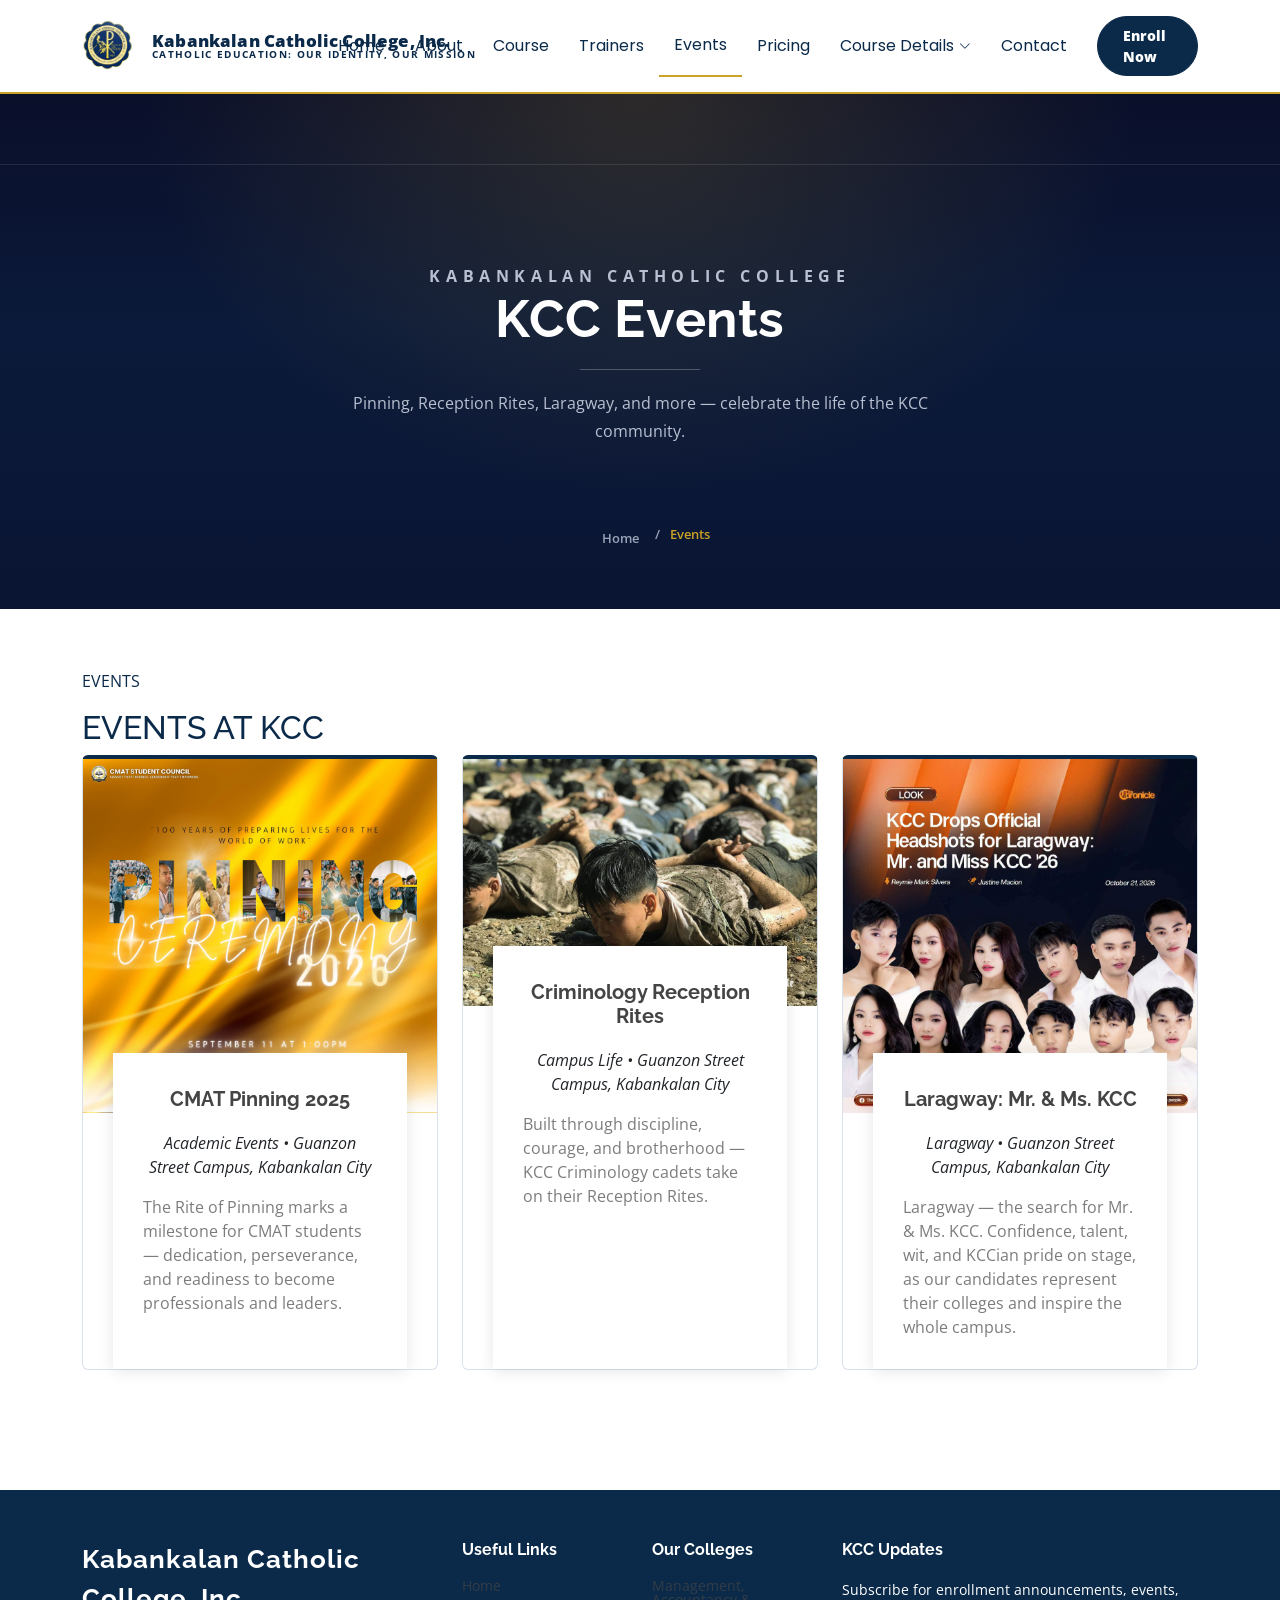
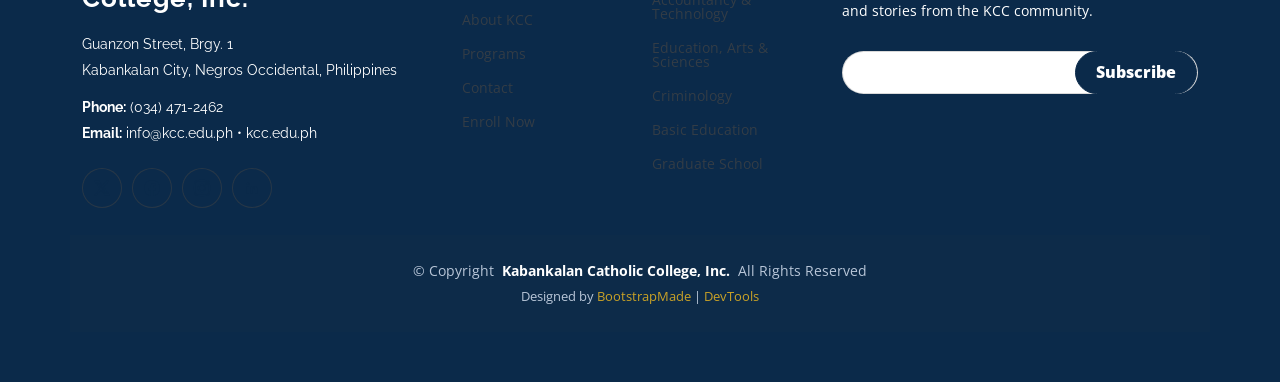
<file: events.html>
<!DOCTYPE html>
<html lang="en">

<head>
  <meta charset="utf-8">
  <meta content="width=device-width, initial-scale=1.0" name="viewport">
  <title>Events - Kabankalan Catholic College, Inc.</title>
  <meta name="description" content="Events - Kabankalan Catholic College, Inc. - Kabankalan Catholic College, Inc. in Kabankalan City, Negros Occidental.">
  <meta name="keywords" content="Kabankalan Catholic College, KCC, Kabankalan, Catholic education">

  <!-- Favicons -->
  <link href="assets/img/favicon.png?v=8" rel="icon">
  <link href="assets/img/apple-touch-icon.png?v=8" rel="apple-touch-icon">

  <!-- Fonts -->
  <link href="https://fonts.googleapis.com" rel="preconnect">
  <link href="https://fonts.gstatic.com" rel="preconnect" crossorigin>
  <link href="https://fonts.googleapis.com/css2?family=Open+Sans:ital,wght@0,300;0,400;0,500;0,600;0,700;0,800;1,300;1,400;1,500;1,600;1,700;1,800&family=Poppins:ital,wght@0,100;0,200;0,300;0,400;0,500;0,600;0,700;0,800;0,900;1,100;1,200;1,300;1,400;1,500;1,600;1,700;1,800;1,900&family=Raleway:ital,wght@0,100;0,200;0,300;0,400;0,500;0,600;0,700;0,800;0,900;1,100;1,200;1,300;1,400;1,500;1,600;1,700;1,800;1,900&display=swap" rel="stylesheet">

  <!-- Vendor CSS Files -->
  <link href="assets/vendor/bootstrap/css/bootstrap.min.css" rel="stylesheet">
  <link href="assets/vendor/bootstrap-icons/bootstrap-icons.css" rel="stylesheet">
  <link href="assets/vendor/aos/aos.css" rel="stylesheet">
  <link href="assets/vendor/glightbox/css/glightbox.min.css" rel="stylesheet">
  <link href="assets/vendor/swiper/swiper-bundle.min.css" rel="stylesheet">

  <!-- Main CSS File -->
  <link href="assets/css/main.css" rel="stylesheet">

<!-- KCC THEME - BLUE MAJORITY, GOLD ACCENT ONLY -->
<style>
:root{
  --kcc-navy:#0B2A4A; --kcc-navy2:#0E3560; --kcc-blue:#123F6B; --kcc-gold:#C9A227;
  --accent-color:#0B2A4A !important; --heading-color:#0B2A4A !important;
}
body{color:#333}
/* Links - blue */
a{color:#0B2A4A} a:hover{color:#123F6B}
h1,h2,h3,h4,h5,h6,.sitename{color:#0B2A4A}
/* Header - white with thin gold line, blue text */
.header{background:#fff;border-bottom:2px solid #C9A227}
.header .logo span,.kcc-logo-name{color:#0B2A4A !important}
.kcc-logo-tag{color:#8A6D0A !important}
.navmenu a{color:#0B2A4A} .navmenu a:hover,.navmenu .active{color:#0B2A4A !important;border-bottom:2px solid #C9A227}
/* Buttons - BLUE majority */
.btn-getstarted,.btn-get-started,.more-btn,.btn-primary,.email-form input[type="submit"],.btn-get-started,.pricing-item .btn-buy{
  background:#0B2A4A !important;color:#fff !important;border:1px solid #0B2A4A !important;font-weight:800}
.btn-getstarted:hover,.btn-get-started:hover,.more-btn:hover,.btn-primary:hover{
  background:#123F6B !important;color:#fff !important;border-color:#123F6B !important}
/* Hero - keep picture, blue overlay text, blue button */
.hero h2{color:#fff !important} .hero p{color:#EDEDED}
.hero .btn-get-started{background:#0B2A4A !important;color:#fff !important}
/* Section titles - blue, gold only as small underline */
.section-title h2,.section-title p,.kcc-titlebar h2{color:#0B2A4A !important}
.section-title h2::after,.section-title p::after{background:#C9A227 !important}
.kcc-eyebrow,.kcc-eyebrow2{color:#0B2A4A !important}
.kcc-eyebrow::before,.kcc-eyebrow::after,.kcc-eyebrow2::before,.kcc-eyebrow2::after{background:#C9A227 !important}
/* Cards - blue top border, gold only as thin bottom line */
.course-item,.card,.stats-item,.why-box,.pricing-item,.service-item{
  border:1px solid #D9E1EC !important;border-top:4px solid #0B2A4A !important}
.course-item h3 a,.card-title a{color:#0B2A4A} .course-item h3 a:hover,.card-title a:hover{color:#123F6B}
.price,.pricing-item h4,.stats-item span{color:#0B2A4A !important}
.stats-item p,.course-item .category{color:#0B2A4A !important;font-weight:700}
/* Heads cards - blue majority */
.kcc-head-card{border-top:5px solid #0B2A4A !important}
.kcc-head-card.gold{border-top:5px solid #0B2A4A !important}
.kcc-head-card::after{background:#C9A227 !important;height:3px !important}
.kcc-initial.navy-bg,.kcc-initial.gold-bg{background:#0B2A4A !important;color:#fff !important}
.kcc-role.gold-badge,.kcc-role.navy-badge{background:#E8EEF5 !important;color:#0B2A4A !important}
.kcc-divider{background:#C9A227 !important}
/* Icons - blue */
.bi{color:#0B2A4A}
.social-links a,.social a{background:#0B2A4A !important;color:#fff !important}
.social-links a:hover{background:#123F6B !important;color:#fff !important}
/* Why Us box - blue */
.why-box{background:#0B2A4A !important;color:#fff} .why-box h3{color:#fff !important} .why-box p{color:#EDEDED}
/* Counts - blue numbers */
.counts{background:#EAF0F7 !important}
/* Footer - deep blue */
.footer{background:#0B2A4A !important;color:#fff} .footer h4,.footer .sitename{color:#fff !important}
.footer a{color:#D9E1EC} .footer a:hover{color:#C9A227}
.copyright,.credits{color:#B8C6D8} .credits a{color:#C9A227}
/* Forms */
input:focus,textarea:focus,select:focus{border-color:#0B2A4A !important;box-shadow:0 0 0 2px rgba(11,42,74,.15) !important}
#scroll-top{background:#0B2A4A !important;color:#fff !important}
#preloader:before{border-color:#0B2A4A #C9A227 #0B2A4A #C9A227 !important}
</style>
<!-- /KCC THEME -->

<!-- KCC DARK TOP - like News & Updates reference -->
<style>
.page-title{
  background:linear-gradient(180deg,#0A0F2A 0%,#0B1A3A 45%,#0A1533 100%) !important;
  padding:70px 0 60px !important; text-align:center; position:relative; overflow:hidden;
}
.page-title::before{content:"";position:absolute;inset:0;
  background:radial-gradient(ellipse at 50% 0%,rgba(201,162,39,.18) 0%,transparent 55%);}
.page-title .heading{position:relative;z-index:1}
.kcc-page-eyebrow{
  font-size:12px;font-weight:700;letter-spacing:.35em;text-transform:uppercase;
  color:#C9A227 !important; margin:0 0 16px !important; text-align:center;
}
.page-title h1{
  color:#fff !important; font-size:52px !important; font-weight:700 !important;
  letter-spacing:.01em; line-height:1.1; margin:0 0 20px !important;
}
.page-title h1::after{
  content:""; display:block; width:120px; height:1px; background:rgba(255,255,255,.25);
  margin:22px auto 0; position:relative;
}
.page-title p{color:#B8C0D1 !important; font-size:16px !important; line-height:1.7; max-width:640px; margin:18px auto 0 !important}
/* Breadcrumbs - Home gray, current gold, like screenshot */
.page-title .breadcrumbs{background:transparent !important; padding:0 !important; position:relative;z-index:1}
.page-title .breadcrumbs ol{justify-content:center; gap:6px}
.page-title .breadcrumbs a{color:#9AA3B8 !important; font-size:13px}
.page-title .breadcrumbs .current{color:#C9A227 !important; font-size:13px; font-weight:600}
.page-title .breadcrumbs li+li::before{color:#9AA3B8 !important}
/* Homepage hero - same dark navy */
#hero.hero{
  background:linear-gradient(180deg,#0A0F2A 0%,#0B1A3A 55%,#0A1533 100%) !important;
}
#hero.hero img{opacity:.28 !important}
#hero.hero h2{color:#fff !important}
#hero.hero p{color:#B8C0D1 !important}
@media(max-width:768px){ .page-title h1{font-size:36px !important} .page-title{padding:50px 0 44px !important} }
</style>
<!-- /KCC DARK TOP -->



<!-- =======================================================
  * Template Name: Mentor - customized for Kabankalan Catholic College, Inc. (Project 2)
  * Template URL: https://bootstrapmade.com/mentor-free-education-bootstrap-theme/
  * Updated: Jul 07 2025 with Bootstrap v5.3.7
  * Author: BootstrapMade.com
  * License: https://bootstrapmade.com/license/
  ======================================================== -->
</head>

<body class="events-page">

  <header id="header" class="header d-flex align-items-center sticky-top">
    <div class="container-fluid container-xl position-relative d-flex align-items-center">

      <a href="index.html" class="logo d-flex align-items-center me-auto">
         <img src="assets/img/kcc-logo.webp" alt="Kabankalan Catholic College, Inc. seal" style="height:52px;width:52px;object-fit:contain;flex-shrink:0">
       <span style="display:flex;flex-direction:column;line-height:1.15;margin-left:10px">
         <span style="font-size:17px;font-weight:800;color:#0B2A4A;letter-spacing:.01em;white-space:nowrap">Kabankalan Catholic College, Inc.</span>
         <span style="font-size:9.5px;font-weight:700;color:#C9A227;letter-spacing:.14em;text-transform:uppercase;white-space:nowrap">Catholic Education: Our Identity, Our Mission</span>
       </span>
       </a>

      <nav id="navmenu" class="navmenu">
        <ul>
          <li><a href="index.html">Home</a></li>
          <li><a href="about.html">About</a></li>
          <li><a href="courses.html">Course</a></li>
          <li><a href="trainers.html">Trainers</a></li>
          <li><a href="events.html" class="active">Events</a></li>
          <li><a href="pricing.html">Pricing</a></li>
          <li class="dropdown"><a href="courses.html"><span>Course Details</span> <i class="bi bi-chevron-down toggle-dropdown"></i></a>
            <ul>
              <li><a href="courses.html">CMAT</a></li>
              <li><a href="courses.html">CEAS</a></li>
              <li><a href="courses.html">COC</a></li>
            </ul>
          </li>
          <li><a href="contact.html">Contact</a></li>
        </ul>
        <i class="mobile-nav-toggle d-xl-none bi bi-list"></i>
      </nav>

      <a class="btn-getstarted" href="pricing.html">Enroll Now</a>

    </div>
  </header>

  <main class="main">

    <!-- Page Title -->
    <div class="page-title" data-aos="fade">
      <div class="heading">
        <div class="container">
          <div class="row d-flex justify-content-center text-center">
            <div class="col-lg-8">
              <p class="kcc-page-eyebrow">Kabankalan Catholic College</p>
              <h1>KCC Events</h1>
              <p class="mb-0">Pinning, Reception Rites, Laragway, and more — celebrate the life of the KCC community.</p>
            </div>
          </div>
        </div>
      </div>
      <nav class="breadcrumbs">
        <div class="container">
          <ol>
            <li><a href="index.html">Home</a></li>
            <li class="current">Events</li>
          </ol>
        </div>
      </nav>
    </div><!-- End Page Title -->

    <!-- Events Section - transferred from Home -->
<section id="events" class="events section">
      <!-- Title Bar on top, before the object - like an essay heading -->
      <div class="container kcc-titlebar" data-aos="fade-up">
        <p class="kcc-eyebrow">EVENTS</p>
        <h2>EVENTS AT KCC</h2>
      </div>

      <div class="container" data-aos="fade-up">


        <div class="row">

          <!-- Moved from Trainers Index: these are Events, not Trainers -->
          <div class="col-md-4 d-flex align-items-stretch">
            <div class="card">
              <div class="card-img">
                <img src="assets/img/event/event-1.jpg?v=6" alt="CMAT Pinning 2025">
              </div>
              <div class="card-body">
                <h5 class="card-title"><a href="">CMAT Pinning 2025</a></h5>
                <p class="fst-italic text-center">Academic Events • Guanzon Street Campus, Kabankalan City</p>
                <p class="card-text">The Rite of Pinning marks a milestone for CMAT students — dedication, perseverance, and readiness to become professionals and leaders.</p>
              </div>
            </div>
          </div>
          <div class="col-md-4 d-flex align-items-stretch">
            <div class="card">
              <div class="card-img">
                <img src="assets/img/event/event-2.jpg?v=6" alt="Criminology Reception Rites">
              </div>
              <div class="card-body">
                <h5 class="card-title"><a href="">Criminology Reception Rites</a></h5>
                <p class="fst-italic text-center">Campus Life • Guanzon Street Campus, Kabankalan City</p>
                <p class="card-text">Built through discipline, courage, and brotherhood — KCC Criminology cadets take on their Reception Rites.</p>
              </div>
            </div>
          </div>
          <div class="col-md-4 d-flex align-items-stretch">
            <div class="card">
              <div class="card-img">
                <img src="assets/img/event/event-3.jpg?v=6" alt="Laragway: Mr. &amp; Ms. KCC">
              </div>
              <div class="card-body">
                <h5 class="card-title"><a href="">Laragway: Mr. &amp; Ms. KCC</a></h5>
                <p class="fst-italic text-center">Laragway • Guanzon Street Campus, Kabankalan City</p>
                <p class="card-text">Laragway — the search for Mr. &amp; Ms. KCC. Confidence, talent, wit, and KCCian pride on stage, as our candidates represent their colleges and inspire the whole campus.</p>
              </div>
            </div>
          </div>
        </div>
      </div>
</section><!-- /Events Section -->

  </main>

  <footer id="footer" class="footer position-relative light-background">

    <div class="container footer-top">
      <div class="row gy-4">
        <div class="col-lg-4 col-md-6 footer-about">
          <a href="index.html" class="logo d-flex align-items-center">
            <span class="sitename">Kabankalan Catholic College, Inc.</span>
          </a>
          <div class="footer-contact pt-3">
            <p>Guanzon Street, Brgy. 1</p>
            <p>Kabankalan City, Negros Occidental, Philippines</p>
            <p class="mt-3"><strong>Phone:</strong> <span>(034) 471-2462</span></p>
            <p><strong>Email:</strong> <span>info@kcc.edu.ph • kcc.edu.ph</span></p>
          </div>
          <div class="social-links d-flex mt-4">
            <a href=""><i class="bi bi-twitter-x"></i></a>
            <a href=""><i class="bi bi-facebook"></i></a>
            <a href=""><i class="bi bi-instagram"></i></a>
            <a href=""><i class="bi bi-linkedin"></i></a>
          </div>
        </div>

        <div class="col-lg-2 col-md-3 footer-links">
          <h4>Useful Links</h4>
          <ul>
            <li><a href="index.html">Home</a></li>
            <li><a href="about.html">About KCC</a></li>
            <li><a href="courses.html">Programs</a></li>
            <li><a href="contact.html">Contact</a></li>
            <li><a href="index.html">Enroll Now</a></li>
          </ul>
        </div>

        <div class="col-lg-2 col-md-3 footer-links">
          <h4>Our Colleges</h4>
          <ul>
            <li><a href="courses.html">Management, Accountancy & Technology</a></li>
            <li><a href="courses.html">Education, Arts & Sciences</a></li>
            <li><a href="courses.html">Criminology</a></li>
            <li><a href="courses.html">Basic Education</a></li>
            <li><a href="courses.html">Graduate School</a></li>
          </ul>
        </div>

        <div class="col-lg-4 col-md-12 footer-newsletter">
          <h4>KCC Updates</h4>
          <p>Subscribe for enrollment announcements, events, and stories from the KCC community.</p>
          <form action="#" method="post" class="email-form">
            <div class="newsletter-form"><input type="email" name="email"><input type="submit" value="Subscribe"></div>
            <div class="loading">Loading</div>
            <div class="error-message"></div>
            <div class="sent-message">Your subscription request has been sent. Thank you!</div>
          </form>
        </div>

      </div>
    </div>

    <div class="container copyright text-center mt-4">
      <p>© <span>Copyright</span> <strong class="px-1 sitename">Kabankalan Catholic College, Inc.</strong> <span>All Rights Reserved</span></p>
      <div class="credits">
        <!-- All the links in the footer should remain intact. -->
        <!-- You can delete the links only if you've purchased the pro version. -->
        <!-- Licensing information: https://bootstrapmade.com/license/ -->
        Designed by <a href="https://bootstrapmade.com/">BootstrapMade</a> | <a href="https://bootstrapmade.com/tools/">DevTools</a>
      </div>
    </div>

  </footer>

  <!-- Scroll Top -->
  <a href="#" id="scroll-top" class="scroll-top d-flex align-items-center justify-content-center"><i class="bi bi-arrow-up-short"></i></a>

  <!-- Preloader -->
  <div id="preloader"></div>

  <!-- Vendor JS Files -->
  <script src="assets/vendor/bootstrap/js/bootstrap.bundle.min.js"></script>
  <script src="assets/vendor/aos/aos.js"></script>
  <script src="assets/vendor/glightbox/js/glightbox.min.js"></script>
  <script src="assets/vendor/purecounter/purecounter_vanilla.js"></script>
  <script src="assets/vendor/swiper/swiper-bundle.min.js"></script>

  <!-- Main JS File -->
  <script src="assets/js/main.js"></script>

<!-- Added only: send Course Details dropdown CMAT / CEAS / COC to the college bar in Course Details, old links untouched. Runs immediately, no waiting, so 1 click works. -->
<script>
(function () {
  var map = { 'CMAT': '#cmat', 'CEAS': '#ceas', 'COC': '#coc' };
  document.querySelectorAll('.dropdown ul li a').forEach(function (a) {
    var t = a.textContent.trim();
    if (map[t]) { a.href = 'course-details.html' + map[t]; }
  });
})();
</script>
</body>

</html>
</file>
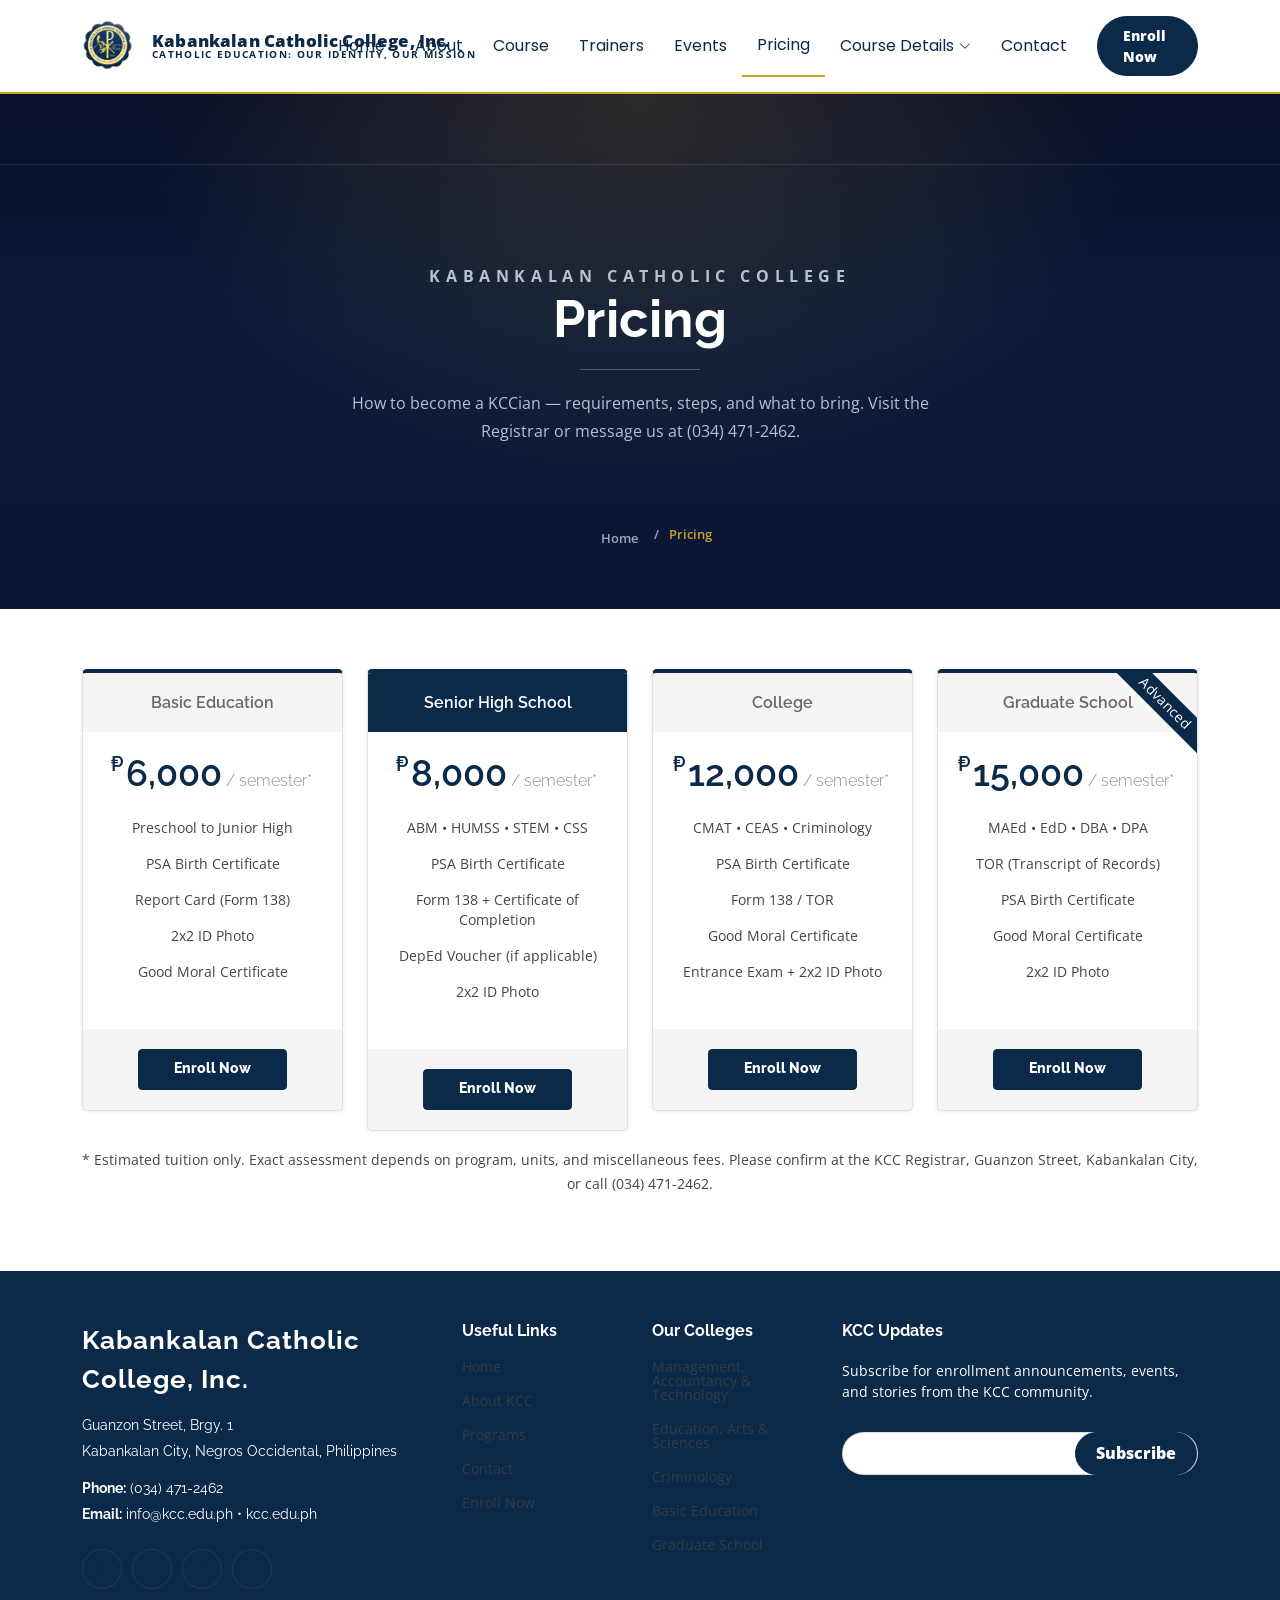
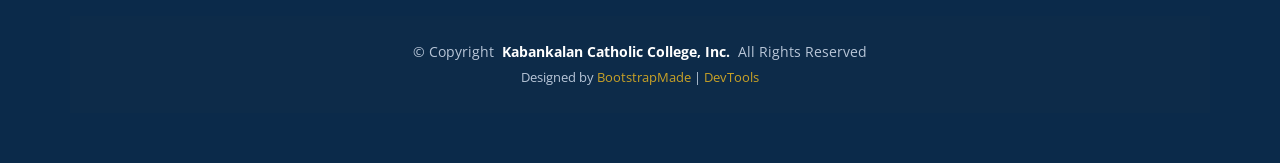
<file: pricing.html>
<!DOCTYPE html>
<html lang="en">

<head>
  <meta charset="utf-8">
  <meta content="width=device-width, initial-scale=1.0" name="viewport">
  <title>Pricing - Kabankalan Catholic College, Inc.</title>
  <meta name="description" content="Enrollment - Kabankalan Catholic College, Inc. - Kabankalan Catholic College, Inc. in Kabankalan City, Negros Occidental.">
  <meta name="keywords" content="Kabankalan Catholic College, KCC, Kabankalan, Catholic education">

  <!-- Favicons -->
  <link href="assets/img/favicon.png?v=8" rel="icon">
  <link href="assets/img/apple-touch-icon.png?v=8" rel="apple-touch-icon">

  <!-- Fonts -->
  <link href="https://fonts.googleapis.com" rel="preconnect">
  <link href="https://fonts.gstatic.com" rel="preconnect" crossorigin>
  <link href="https://fonts.googleapis.com/css2?family=Open+Sans:ital,wght@0,300;0,400;0,500;0,600;0,700;0,800;1,300;1,400;1,500;1,600;1,700;1,800&family=Poppins:ital,wght@0,100;0,200;0,300;0,400;0,500;0,600;0,700;0,800;0,900;1,100;1,200;1,300;1,400;1,500;1,600;1,700;1,800;1,900&family=Raleway:ital,wght@0,100;0,200;0,300;0,400;0,500;0,600;0,700;0,800;0,900;1,100;1,200;1,300;1,400;1,500;1,600;1,700;1,800;1,900&display=swap" rel="stylesheet">

  <!-- Vendor CSS Files -->
  <link href="assets/vendor/bootstrap/css/bootstrap.min.css" rel="stylesheet">
  <link href="assets/vendor/bootstrap-icons/bootstrap-icons.css" rel="stylesheet">
  <link href="assets/vendor/aos/aos.css" rel="stylesheet">
  <link href="assets/vendor/glightbox/css/glightbox.min.css" rel="stylesheet">
  <link href="assets/vendor/swiper/swiper-bundle.min.css" rel="stylesheet">

  <!-- Main CSS File -->
  <link href="assets/css/main.css" rel="stylesheet">

<!-- KCC THEME - BLUE MAJORITY, GOLD ACCENT ONLY -->
<style>
:root{
  --kcc-navy:#0B2A4A; --kcc-navy2:#0E3560; --kcc-blue:#123F6B; --kcc-gold:#C9A227;
  --accent-color:#0B2A4A !important; --heading-color:#0B2A4A !important;
}
body{color:#333}
/* Links - blue */
a{color:#0B2A4A} a:hover{color:#123F6B}
h1,h2,h3,h4,h5,h6,.sitename{color:#0B2A4A}
/* Header - white with thin gold line, blue text */
.header{background:#fff;border-bottom:2px solid #C9A227}
.header .logo span,.kcc-logo-name{color:#0B2A4A !important}
.kcc-logo-tag{color:#8A6D0A !important}
.navmenu a{color:#0B2A4A} .navmenu a:hover,.navmenu .active{color:#0B2A4A !important;border-bottom:2px solid #C9A227}
/* Buttons - BLUE majority */
.btn-getstarted,.btn-get-started,.more-btn,.btn-primary,.email-form input[type="submit"],.btn-get-started,.pricing-item .btn-buy{
  background:#0B2A4A !important;color:#fff !important;border:1px solid #0B2A4A !important;font-weight:800}
.btn-getstarted:hover,.btn-get-started:hover,.more-btn:hover,.btn-primary:hover{
  background:#123F6B !important;color:#fff !important;border-color:#123F6B !important}
/* Hero - keep picture, blue overlay text, blue button */
.hero h2{color:#fff !important} .hero p{color:#EDEDED}
.hero .btn-get-started{background:#0B2A4A !important;color:#fff !important}
/* Section titles - blue, gold only as small underline */
.section-title h2,.section-title p,.kcc-titlebar h2{color:#0B2A4A !important}
.section-title h2::after,.section-title p::after{background:#C9A227 !important}
.kcc-eyebrow,.kcc-eyebrow2{color:#0B2A4A !important}
.kcc-eyebrow::before,.kcc-eyebrow::after,.kcc-eyebrow2::before,.kcc-eyebrow2::after{background:#C9A227 !important}
/* Cards - blue top border, gold only as thin bottom line */
.course-item,.card,.stats-item,.why-box,.pricing-item,.service-item{
  border:1px solid #D9E1EC !important;border-top:4px solid #0B2A4A !important}
.course-item h3 a,.card-title a{color:#0B2A4A} .course-item h3 a:hover,.card-title a:hover{color:#123F6B}
.price,.pricing-item h4,.stats-item span{color:#0B2A4A !important}
.stats-item p,.course-item .category{color:#0B2A4A !important;font-weight:700}
/* Heads cards - blue majority */
.kcc-head-card{border-top:5px solid #0B2A4A !important}
.kcc-head-card.gold{border-top:5px solid #0B2A4A !important}
.kcc-head-card::after{background:#C9A227 !important;height:3px !important}
.kcc-initial.navy-bg,.kcc-initial.gold-bg{background:#0B2A4A !important;color:#fff !important}
.kcc-role.gold-badge,.kcc-role.navy-badge{background:#E8EEF5 !important;color:#0B2A4A !important}
.kcc-divider{background:#C9A227 !important}
/* Icons - blue */
.bi{color:#0B2A4A}
.social-links a,.social a{background:#0B2A4A !important;color:#fff !important}
.social-links a:hover{background:#123F6B !important;color:#fff !important}
/* Why Us box - blue */
.why-box{background:#0B2A4A !important;color:#fff} .why-box h3{color:#fff !important} .why-box p{color:#EDEDED}
/* Counts - blue numbers */
.counts{background:#EAF0F7 !important}
/* Footer - deep blue */
.footer{background:#0B2A4A !important;color:#fff} .footer h4,.footer .sitename{color:#fff !important}
.footer a{color:#D9E1EC} .footer a:hover{color:#C9A227}
.copyright,.credits{color:#B8C6D8} .credits a{color:#C9A227}
/* Forms */
input:focus,textarea:focus,select:focus{border-color:#0B2A4A !important;box-shadow:0 0 0 2px rgba(11,42,74,.15) !important}
#scroll-top{background:#0B2A4A !important;color:#fff !important}
#preloader:before{border-color:#0B2A4A #C9A227 #0B2A4A #C9A227 !important}
</style>
<!-- /KCC THEME -->

<!-- KCC DARK TOP - like News & Updates reference -->
<style>
.page-title{
  background:linear-gradient(180deg,#0A0F2A 0%,#0B1A3A 45%,#0A1533 100%) !important;
  padding:70px 0 60px !important; text-align:center; position:relative; overflow:hidden;
}
.page-title::before{content:"";position:absolute;inset:0;
  background:radial-gradient(ellipse at 50% 0%,rgba(201,162,39,.18) 0%,transparent 55%);}
.page-title .heading{position:relative;z-index:1}
.kcc-page-eyebrow{
  font-size:12px;font-weight:700;letter-spacing:.35em;text-transform:uppercase;
  color:#C9A227 !important; margin:0 0 16px !important; text-align:center;
}
.page-title h1{
  color:#fff !important; font-size:52px !important; font-weight:700 !important;
  letter-spacing:.01em; line-height:1.1; margin:0 0 20px !important;
}
.page-title h1::after{
  content:""; display:block; width:120px; height:1px; background:rgba(255,255,255,.25);
  margin:22px auto 0; position:relative;
}
.page-title p{color:#B8C0D1 !important; font-size:16px !important; line-height:1.7; max-width:640px; margin:18px auto 0 !important}
/* Breadcrumbs - Home gray, current gold, like screenshot */
.page-title .breadcrumbs{background:transparent !important; padding:0 !important; position:relative;z-index:1}
.page-title .breadcrumbs ol{justify-content:center; gap:6px}
.page-title .breadcrumbs a{color:#9AA3B8 !important; font-size:13px}
.page-title .breadcrumbs .current{color:#C9A227 !important; font-size:13px; font-weight:600}
.page-title .breadcrumbs li+li::before{color:#9AA3B8 !important}
/* Homepage hero - same dark navy */
#hero.hero{
  background:linear-gradient(180deg,#0A0F2A 0%,#0B1A3A 55%,#0A1533 100%) !important;
}
#hero.hero img{opacity:.28 !important}
#hero.hero h2{color:#fff !important}
#hero.hero p{color:#B8C0D1 !important}
@media(max-width:768px){ .page-title h1{font-size:36px !important} .page-title{padding:50px 0 44px !important} }
</style>
<!-- /KCC DARK TOP -->



<!-- =======================================================
  * Template Name: Mentor - customized for Kabankalan Catholic College, Inc. (Project 2)
  * Template URL: https://bootstrapmade.com/mentor-free-education-bootstrap-theme/
  * Updated: Jul 07 2025 with Bootstrap v5.3.7
  * Author: BootstrapMade.com
  * License: https://bootstrapmade.com/license/
  ======================================================== -->
</head>

<body class="pricing-page">

  <header id="header" class="header d-flex align-items-center sticky-top">
    <div class="container-fluid container-xl position-relative d-flex align-items-center">

      <a href="index.html" class="logo d-flex align-items-center me-auto">
         <img src="assets/img/kcc-logo.webp" alt="Kabankalan Catholic College, Inc. seal" style="height:52px;width:52px;object-fit:contain;flex-shrink:0">
       <span style="display:flex;flex-direction:column;line-height:1.15;margin-left:10px">
         <span style="font-size:17px;font-weight:800;color:#0B2A4A;letter-spacing:.01em;white-space:nowrap">Kabankalan Catholic College, Inc.</span>
         <span style="font-size:9.5px;font-weight:700;color:#C9A227;letter-spacing:.14em;text-transform:uppercase;white-space:nowrap">Catholic Education: Our Identity, Our Mission</span>
       </span>
       </a>

      <nav id="navmenu" class="navmenu">
        <ul>
          <li><a href="index.html">Home</a></li>
          <li><a href="about.html">About</a></li>
          <li><a href="courses.html">Course</a></li>
          <li><a href="trainers.html">Trainers</a></li>
          <li><a href="events.html">Events</a></li>
          <li><a href="pricing.html" class="active">Pricing</a></li>
          <li class="dropdown"><a href="courses.html"><span>Course Details</span> <i class="bi bi-chevron-down toggle-dropdown"></i></a>
            <ul>
              <li><a href="courses.html">CMAT</a></li>
              <li><a href="courses.html">CEAS</a></li>
              <li><a href="courses.html">COC</a></li>
            </ul>
          </li>
          <li><a href="contact.html">Contact</a></li>
        </ul>
        <i class="mobile-nav-toggle d-xl-none bi bi-list"></i>
      </nav>

      <a class="btn-getstarted" href="pricing.html">Enroll Now</a>

    </div>
  </header>

  <main class="main">

    <!-- Page Title -->
    <div class="page-title" data-aos="fade">
      <div class="heading">
        <div class="container">
          <div class="row d-flex justify-content-center text-center">
            <div class="col-lg-8">
              <p class="kcc-page-eyebrow">Kabankalan Catholic College</p>
              <h1>Pricing</h1>
              <p class="mb-0">How to become a KCCian — requirements, steps, and what to bring. Visit the Registrar or message us at (034) 471-2462.</p>
            </div>
          </div>
        </div>
      </div>
      <nav class="breadcrumbs">
        <div class="container">
          <ol>
            <li><a href="index.html">Home</a></li>
            <li class="current">Pricing</li>
          </ol>
        </div>
      </nav>
    </div><!-- End Page Title -->

    <!-- Pricing Section -->
    <section id="pricing" class="pricing section">

      <div class="container">

        <div class="row gy-3">

          <div class="col-xl-3 col-lg-6" data-aos="fade-up" data-aos-delay="100">
            <div class="pricing-item">
              <h3>Basic Education</h3>
              <h4><sup>₱</sup>6,000<span> / semester*</span></h4>
              <ul>
                <li>Preschool to Junior High</li>
                <li>PSA Birth Certificate</li>
                <li>Report Card (Form 138)</li>
                <li>2x2 ID Photo</li>
                <li>Good Moral Certificate</li>
              </ul>
              <div class="btn-wrap">
                <a href="#" class="btn-buy">Enroll Now</a>
              </div>
            </div>
          </div><!-- End Pricing Item -->

          <div class="col-xl-3 col-lg-6" data-aos="fade-up" data-aos-delay="200">
            <div class="pricing-item featured">
              <h3>Senior High School</h3>
              <h4><sup>₱</sup>8,000<span> / semester*</span></h4>
              <ul>
                <li>ABM • HUMSS • STEM • CSS</li>
                <li>PSA Birth Certificate</li>
                <li>Form 138 + Certificate of Completion</li>
                <li>DepEd Voucher (if applicable)</li>
                <li>2x2 ID Photo</li>
              </ul>
              <div class="btn-wrap">
                <a href="#" class="btn-buy">Enroll Now</a>
              </div>
            </div>
          </div><!-- End Pricing Item -->

          <div class="col-xl-3 col-lg-6" data-aos="fade-up" data-aos-delay="400">
            <div class="pricing-item">
              <h3>College</h3>
              <h4><sup>₱</sup>12,000<span> / semester*</span></h4>
              <ul>
                <li>CMAT • CEAS • Criminology</li>
                <li>PSA Birth Certificate</li>
                <li>Form 138 / TOR</li>
                <li>Good Moral Certificate</li>
                <li>Entrance Exam + 2x2 ID Photo</li>
              </ul>
              <div class="btn-wrap">
                <a href="#" class="btn-buy">Enroll Now</a>
              </div>
            </div>
          </div><!-- End Pricing Item -->

          <div class="col-xl-3 col-lg-6" data-aos="fade-up" data-aos-delay="400">
            <div class="pricing-item">
              <span class="advanced">Advanced</span>
              <h3>Graduate School</h3>
              <h4><sup>₱</sup>15,000<span> / semester*</span></h4>
              <ul>
                <li>MAEd • EdD • DBA • DPA</li>
                <li>TOR (Transcript of Records)</li>
                <li>PSA Birth Certificate</li>
                <li>Good Moral Certificate</li>
                <li>2x2 ID Photo</li>
              </ul>
              <div class="btn-wrap">
                <a href="#" class="btn-buy">Enroll Now</a>
              </div>
            </div>
          </div><!-- End Pricing Item -->

        </div>

      </div>

          <div class="container"><p class="text-center mt-3"><small>* Estimated tuition only. Exact assessment depends on program, units, and miscellaneous fees. Please confirm at the KCC Registrar, Guanzon Street, Kabankalan City, or call (034) 471-2462.</small></p></div>
    </section><!-- /Pricing Section -->

  </main>

  <footer id="footer" class="footer position-relative light-background">

    <div class="container footer-top">
      <div class="row gy-4">
        <div class="col-lg-4 col-md-6 footer-about">
          <a href="index.html" class="logo d-flex align-items-center">
            <span class="sitename">Kabankalan Catholic College, Inc.</span>
          </a>
          <div class="footer-contact pt-3">
            <p>Guanzon Street, Brgy. 1</p>
            <p>Kabankalan City, Negros Occidental, Philippines</p>
            <p class="mt-3"><strong>Phone:</strong> <span>(034) 471-2462</span></p>
            <p><strong>Email:</strong> <span>info@kcc.edu.ph • kcc.edu.ph</span></p>
          </div>
          <div class="social-links d-flex mt-4">
            <a href=""><i class="bi bi-twitter-x"></i></a>
            <a href=""><i class="bi bi-facebook"></i></a>
            <a href=""><i class="bi bi-instagram"></i></a>
            <a href=""><i class="bi bi-linkedin"></i></a>
          </div>
        </div>

        <div class="col-lg-2 col-md-3 footer-links">
          <h4>Useful Links</h4>
          <ul>
            <li><a href="index.html">Home</a></li>
            <li><a href="about.html">About KCC</a></li>
            <li><a href="courses.html">Programs</a></li>
            <li><a href="contact.html">Contact</a></li>
            <li><a href="index.html">Enroll Now</a></li>
          </ul>
        </div>

        <div class="col-lg-2 col-md-3 footer-links">
          <h4>Our Colleges</h4>
          <ul>
            <li><a href="courses.html">Management, Accountancy & Technology</a></li>
            <li><a href="courses.html">Education, Arts & Sciences</a></li>
            <li><a href="courses.html">Criminology</a></li>
            <li><a href="courses.html">Basic Education</a></li>
            <li><a href="courses.html">Graduate School</a></li>
          </ul>
        </div>

        <div class="col-lg-4 col-md-12 footer-newsletter">
          <h4>KCC Updates</h4>
          <p>Subscribe for enrollment announcements, events, and stories from the KCC community.</p>
          <form action="#" method="post" class="email-form">
            <div class="newsletter-form"><input type="email" name="email"><input type="submit" value="Subscribe"></div>
            <div class="loading">Loading</div>
            <div class="error-message"></div>
            <div class="sent-message">Your subscription request has been sent. Thank you!</div>
          </form>
        </div>

      </div>
    </div>

    <div class="container copyright text-center mt-4">
      <p>© <span>Copyright</span> <strong class="px-1 sitename">Kabankalan Catholic College, Inc.</strong> <span>All Rights Reserved</span></p>
      <div class="credits">
        <!-- All the links in the footer should remain intact. -->
        <!-- You can delete the links only if you've purchased the pro version. -->
        <!-- Licensing information: https://bootstrapmade.com/license/ -->
        Designed by <a href="https://bootstrapmade.com/">BootstrapMade</a> | <a href="https://bootstrapmade.com/tools/">DevTools</a>
      </div>
    </div>

  </footer>

  <!-- Scroll Top -->
  <a href="#" id="scroll-top" class="scroll-top d-flex align-items-center justify-content-center"><i class="bi bi-arrow-up-short"></i></a>

  <!-- Preloader -->
  <div id="preloader"></div>

  <!-- Vendor JS Files -->
  <script src="assets/vendor/bootstrap/js/bootstrap.bundle.min.js"></script>
  <script src="assets/vendor/aos/aos.js"></script>
  <script src="assets/vendor/glightbox/js/glightbox.min.js"></script>
  <script src="assets/vendor/purecounter/purecounter_vanilla.js"></script>
  <script src="assets/vendor/swiper/swiper-bundle.min.js"></script>

  <!-- Main JS File -->
  <script src="assets/js/main.js"></script>

<!-- Added only: send Course Details dropdown CMAT / CEAS / COC to the college bar in Course Details, old links untouched. Runs immediately, no waiting, so 1 click works. -->
<script>
(function () {
  var map = { 'CMAT': '#cmat', 'CEAS': '#ceas', 'COC': '#coc' };
  document.querySelectorAll('.dropdown ul li a').forEach(function (a) {
    var t = a.textContent.trim();
    if (map[t]) { a.href = 'course-details.html' + map[t]; }
  });
})();
</script>
</body>

</html>
</file>
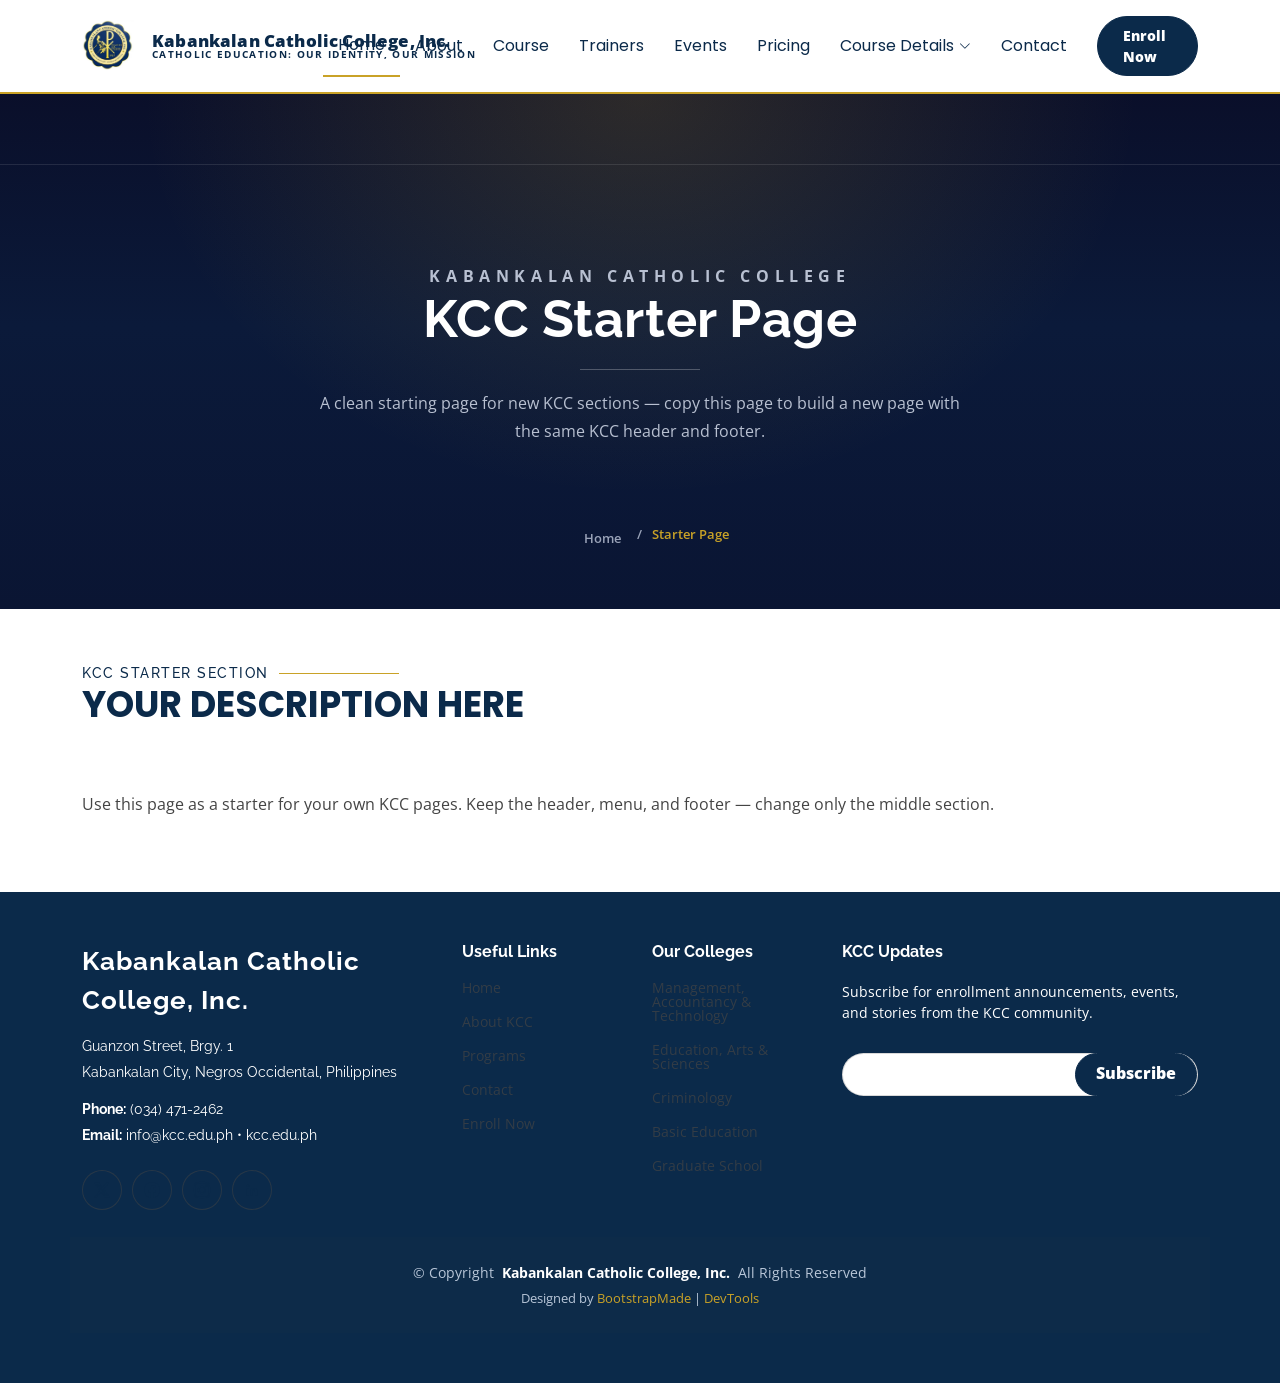
<file: starter-page.html>
<!DOCTYPE html>
<html lang="en">

<head>
  <meta charset="utf-8">
  <meta content="width=device-width, initial-scale=1.0" name="viewport">
  <title>Starter Page - Kabankalan Catholic College, Inc.</title>
  <meta name="description" content="Starter Page - Kabankalan Catholic College, Inc. - Kabankalan Catholic College, Inc. in Kabankalan City, Negros Occidental.">
  <meta name="keywords" content="Kabankalan Catholic College, KCC, Kabankalan, Catholic education">

  <!-- Favicons -->
  <link href="assets/img/favicon.png?v=8" rel="icon">
  <link href="assets/img/apple-touch-icon.png?v=8" rel="apple-touch-icon">

  <!-- Fonts -->
  <link href="https://fonts.googleapis.com" rel="preconnect">
  <link href="https://fonts.gstatic.com" rel="preconnect" crossorigin>
  <link href="https://fonts.googleapis.com/css2?family=Open+Sans:ital,wght@0,300;0,400;0,500;0,600;0,700;0,800;1,300;1,400;1,500;1,600;1,700;1,800&family=Poppins:ital,wght@0,100;0,200;0,300;0,400;0,500;0,600;0,700;0,800;0,900;1,100;1,200;1,300;1,400;1,500;1,600;1,700;1,800;1,900&family=Raleway:ital,wght@0,100;0,200;0,300;0,400;0,500;0,600;0,700;0,800;0,900;1,100;1,200;1,300;1,400;1,500;1,600;1,700;1,800;1,900&display=swap" rel="stylesheet">

  <!-- Vendor CSS Files -->
  <link href="assets/vendor/bootstrap/css/bootstrap.min.css" rel="stylesheet">
  <link href="assets/vendor/bootstrap-icons/bootstrap-icons.css" rel="stylesheet">
  <link href="assets/vendor/aos/aos.css" rel="stylesheet">
  <link href="assets/vendor/glightbox/css/glightbox.min.css" rel="stylesheet">
  <link href="assets/vendor/swiper/swiper-bundle.min.css" rel="stylesheet">

  <!-- Main CSS File -->
  <link href="assets/css/main.css" rel="stylesheet">

<!-- KCC THEME - BLUE MAJORITY, GOLD ACCENT ONLY -->
<style>
:root{
  --kcc-navy:#0B2A4A; --kcc-navy2:#0E3560; --kcc-blue:#123F6B; --kcc-gold:#C9A227;
  --accent-color:#0B2A4A !important; --heading-color:#0B2A4A !important;
}
body{color:#333}
/* Links - blue */
a{color:#0B2A4A} a:hover{color:#123F6B}
h1,h2,h3,h4,h5,h6,.sitename{color:#0B2A4A}
/* Header - white with thin gold line, blue text */
.header{background:#fff;border-bottom:2px solid #C9A227}
.header .logo span,.kcc-logo-name{color:#0B2A4A !important}
.kcc-logo-tag{color:#8A6D0A !important}
.navmenu a{color:#0B2A4A} .navmenu a:hover,.navmenu .active{color:#0B2A4A !important;border-bottom:2px solid #C9A227}
/* Buttons - BLUE majority */
.btn-getstarted,.btn-get-started,.more-btn,.btn-primary,.email-form input[type="submit"],.btn-get-started,.pricing-item .btn-buy{
  background:#0B2A4A !important;color:#fff !important;border:1px solid #0B2A4A !important;font-weight:800}
.btn-getstarted:hover,.btn-get-started:hover,.more-btn:hover,.btn-primary:hover{
  background:#123F6B !important;color:#fff !important;border-color:#123F6B !important}
/* Hero - keep picture, blue overlay text, blue button */
.hero h2{color:#fff !important} .hero p{color:#EDEDED}
.hero .btn-get-started{background:#0B2A4A !important;color:#fff !important}
/* Section titles - blue, gold only as small underline */
.section-title h2,.section-title p,.kcc-titlebar h2{color:#0B2A4A !important}
.section-title h2::after,.section-title p::after{background:#C9A227 !important}
.kcc-eyebrow,.kcc-eyebrow2{color:#0B2A4A !important}
.kcc-eyebrow::before,.kcc-eyebrow::after,.kcc-eyebrow2::before,.kcc-eyebrow2::after{background:#C9A227 !important}
/* Cards - blue top border, gold only as thin bottom line */
.course-item,.card,.stats-item,.why-box,.pricing-item,.service-item{
  border:1px solid #D9E1EC !important;border-top:4px solid #0B2A4A !important}
.course-item h3 a,.card-title a{color:#0B2A4A} .course-item h3 a:hover,.card-title a:hover{color:#123F6B}
.price,.pricing-item h4,.stats-item span{color:#0B2A4A !important}
.stats-item p,.course-item .category{color:#0B2A4A !important;font-weight:700}
/* Heads cards - blue majority */
.kcc-head-card{border-top:5px solid #0B2A4A !important}
.kcc-head-card.gold{border-top:5px solid #0B2A4A !important}
.kcc-head-card::after{background:#C9A227 !important;height:3px !important}
.kcc-initial.navy-bg,.kcc-initial.gold-bg{background:#0B2A4A !important;color:#fff !important}
.kcc-role.gold-badge,.kcc-role.navy-badge{background:#E8EEF5 !important;color:#0B2A4A !important}
.kcc-divider{background:#C9A227 !important}
/* Icons - blue */
.bi{color:#0B2A4A}
.social-links a,.social a{background:#0B2A4A !important;color:#fff !important}
.social-links a:hover{background:#123F6B !important;color:#fff !important}
/* Why Us box - blue */
.why-box{background:#0B2A4A !important;color:#fff} .why-box h3{color:#fff !important} .why-box p{color:#EDEDED}
/* Counts - blue numbers */
.counts{background:#EAF0F7 !important}
/* Footer - deep blue */
.footer{background:#0B2A4A !important;color:#fff} .footer h4,.footer .sitename{color:#fff !important}
.footer a{color:#D9E1EC} .footer a:hover{color:#C9A227}
.copyright,.credits{color:#B8C6D8} .credits a{color:#C9A227}
/* Forms */
input:focus,textarea:focus,select:focus{border-color:#0B2A4A !important;box-shadow:0 0 0 2px rgba(11,42,74,.15) !important}
#scroll-top{background:#0B2A4A !important;color:#fff !important}
#preloader:before{border-color:#0B2A4A #C9A227 #0B2A4A #C9A227 !important}
</style>
<!-- /KCC THEME -->

<!-- KCC DARK TOP - like News & Updates reference -->
<style>
.page-title{
  background:linear-gradient(180deg,#0A0F2A 0%,#0B1A3A 45%,#0A1533 100%) !important;
  padding:70px 0 60px !important; text-align:center; position:relative; overflow:hidden;
}
.page-title::before{content:"";position:absolute;inset:0;
  background:radial-gradient(ellipse at 50% 0%,rgba(201,162,39,.18) 0%,transparent 55%);}
.page-title .heading{position:relative;z-index:1}
.kcc-page-eyebrow{
  font-size:12px;font-weight:700;letter-spacing:.35em;text-transform:uppercase;
  color:#C9A227 !important; margin:0 0 16px !important; text-align:center;
}
.page-title h1{
  color:#fff !important; font-size:52px !important; font-weight:700 !important;
  letter-spacing:.01em; line-height:1.1; margin:0 0 20px !important;
}
.page-title h1::after{
  content:""; display:block; width:120px; height:1px; background:rgba(255,255,255,.25);
  margin:22px auto 0; position:relative;
}
.page-title p{color:#B8C0D1 !important; font-size:16px !important; line-height:1.7; max-width:640px; margin:18px auto 0 !important}
/* Breadcrumbs - Home gray, current gold, like screenshot */
.page-title .breadcrumbs{background:transparent !important; padding:0 !important; position:relative;z-index:1}
.page-title .breadcrumbs ol{justify-content:center; gap:6px}
.page-title .breadcrumbs a{color:#9AA3B8 !important; font-size:13px}
.page-title .breadcrumbs .current{color:#C9A227 !important; font-size:13px; font-weight:600}
.page-title .breadcrumbs li+li::before{color:#9AA3B8 !important}
/* Homepage hero - same dark navy */
#hero.hero{
  background:linear-gradient(180deg,#0A0F2A 0%,#0B1A3A 55%,#0A1533 100%) !important;
}
#hero.hero img{opacity:.28 !important}
#hero.hero h2{color:#fff !important}
#hero.hero p{color:#B8C0D1 !important}
@media(max-width:768px){ .page-title h1{font-size:36px !important} .page-title{padding:50px 0 44px !important} }
</style>
<!-- /KCC DARK TOP -->



<!-- =======================================================
  * Template Name: Mentor - customized for Kabankalan Catholic College, Inc. (Project 2)
  * Template URL: https://bootstrapmade.com/mentor-free-education-bootstrap-theme/
  * Updated: Jul 07 2025 with Bootstrap v5.3.7
  * Author: BootstrapMade.com
  * License: https://bootstrapmade.com/license/
  ======================================================== -->
</head>

<body class="starter-page-page">

  <header id="header" class="header d-flex align-items-center sticky-top">
    <div class="container-fluid container-xl position-relative d-flex align-items-center">

      <a href="index.html" class="logo d-flex align-items-center me-auto">
         <img src="assets/img/kcc-logo.webp" alt="Kabankalan Catholic College, Inc. seal" style="height:52px;width:52px;object-fit:contain;flex-shrink:0">
       <span style="display:flex;flex-direction:column;line-height:1.15;margin-left:10px">
         <span style="font-size:17px;font-weight:800;color:#0B2A4A;letter-spacing:.01em;white-space:nowrap">Kabankalan Catholic College, Inc.</span>
         <span style="font-size:9.5px;font-weight:700;color:#C9A227;letter-spacing:.14em;text-transform:uppercase;white-space:nowrap">Catholic Education: Our Identity, Our Mission</span>
       </span>
       </a>

      <nav id="navmenu" class="navmenu">
        <ul>
          <li><a href="index.html" class="active">Home</a></li>
          <li><a href="about.html">About</a></li>
          <li><a href="courses.html">Course</a></li>
          <li><a href="trainers.html">Trainers</a></li>
          <li><a href="events.html">Events</a></li>
          <li><a href="pricing.html">Pricing</a></li>
          <li class="dropdown"><a href="courses.html"><span>Course Details</span> <i class="bi bi-chevron-down toggle-dropdown"></i></a>
            <ul>
              <li><a href="courses.html">CMAT</a></li>
              <li><a href="courses.html">CEAS</a></li>
              <li><a href="courses.html">COC</a></li>
            </ul>
          </li>
          <li><a href="contact.html">Contact</a></li>
        </ul>
        <i class="mobile-nav-toggle d-xl-none bi bi-list"></i>
      </nav>

      <a class="btn-getstarted" href="pricing.html">Enroll Now</a>

    </div>
  </header>

  <main class="main">

    <!-- Page Title -->
    <div class="page-title" data-aos="fade">
      <div class="heading">
        <div class="container">
          <div class="row d-flex justify-content-center text-center">
            <div class="col-lg-8">
              <p class="kcc-page-eyebrow">Kabankalan Catholic College</p>
              <h1>KCC Starter Page</h1>
              <p class="mb-0">A clean starting page for new KCC sections — copy this page to build a new page with the same KCC header and footer.</p>
            </div>
          </div>
        </div>
      </div>
      <nav class="breadcrumbs">
        <div class="container">
          <ol>
            <li><a href="index.html">Home</a></li>
            <li class="current">Starter Page</li>
          </ol>
        </div>
      </nav>
    </div><!-- End Page Title -->

    <!-- Starter Section Section -->
    <section id="starter-section" class="starter-section section">

      <!-- Section Title -->
      <div class="container section-title" data-aos="fade-up">
        <h2>KCC Starter Section</h2>
        <p>Your Description Here<br></p>
      </div><!-- End Section Title -->

      <div class="container" data-aos="fade-up">
        <p>Use this page as a starter for your own KCC pages. Keep the header, menu, and footer — change only the middle section.</p>
      </div>

    </section><!-- /Starter Section Section -->

  </main>

  <footer id="footer" class="footer position-relative light-background">

    <div class="container footer-top">
      <div class="row gy-4">
        <div class="col-lg-4 col-md-6 footer-about">
          <a href="index.html" class="logo d-flex align-items-center">
            <span class="sitename">Kabankalan Catholic College, Inc.</span>
          </a>
          <div class="footer-contact pt-3">
            <p>Guanzon Street, Brgy. 1</p>
            <p>Kabankalan City, Negros Occidental, Philippines</p>
            <p class="mt-3"><strong>Phone:</strong> <span>(034) 471-2462</span></p>
            <p><strong>Email:</strong> <span>info@kcc.edu.ph • kcc.edu.ph</span></p>
          </div>
          <div class="social-links d-flex mt-4">
            <a href=""><i class="bi bi-twitter-x"></i></a>
            <a href=""><i class="bi bi-facebook"></i></a>
            <a href=""><i class="bi bi-instagram"></i></a>
            <a href=""><i class="bi bi-linkedin"></i></a>
          </div>
        </div>

        <div class="col-lg-2 col-md-3 footer-links">
          <h4>Useful Links</h4>
          <ul>
            <li><a href="index.html">Home</a></li>
            <li><a href="about.html">About KCC</a></li>
            <li><a href="courses.html">Programs</a></li>
            <li><a href="contact.html">Contact</a></li>
            <li><a href="index.html">Enroll Now</a></li>
          </ul>
        </div>

        <div class="col-lg-2 col-md-3 footer-links">
          <h4>Our Colleges</h4>
          <ul>
            <li><a href="courses.html">Management, Accountancy & Technology</a></li>
            <li><a href="courses.html">Education, Arts & Sciences</a></li>
            <li><a href="courses.html">Criminology</a></li>
            <li><a href="courses.html">Basic Education</a></li>
            <li><a href="courses.html">Graduate School</a></li>
          </ul>
        </div>

        <div class="col-lg-4 col-md-12 footer-newsletter">
          <h4>KCC Updates</h4>
          <p>Subscribe for enrollment announcements, events, and stories from the KCC community.</p>
          <form action="#" method="post" class="email-form">
            <div class="newsletter-form"><input type="email" name="email"><input type="submit" value="Subscribe"></div>
            <div class="loading">Loading</div>
            <div class="error-message"></div>
            <div class="sent-message">Your subscription request has been sent. Thank you!</div>
          </form>
        </div>

      </div>
    </div>

    <div class="container copyright text-center mt-4">
      <p>© <span>Copyright</span> <strong class="px-1 sitename">Kabankalan Catholic College, Inc.</strong> <span>All Rights Reserved</span></p>
      <div class="credits">
        <!-- All the links in the footer should remain intact. -->
        <!-- You can delete the links only if you've purchased the pro version. -->
        <!-- Licensing information: https://bootstrapmade.com/license/ -->
        Designed by <a href="https://bootstrapmade.com/">BootstrapMade</a> | <a href="https://bootstrapmade.com/tools/">DevTools</a>
      </div>
    </div>

  </footer>

  <!-- Scroll Top -->
  <a href="#" id="scroll-top" class="scroll-top d-flex align-items-center justify-content-center"><i class="bi bi-arrow-up-short"></i></a>

  <!-- Preloader -->
  <div id="preloader"></div>

  <!-- Vendor JS Files -->
  <script src="assets/vendor/bootstrap/js/bootstrap.bundle.min.js"></script>
  <script src="assets/vendor/aos/aos.js"></script>
  <script src="assets/vendor/glightbox/js/glightbox.min.js"></script>
  <script src="assets/vendor/purecounter/purecounter_vanilla.js"></script>
  <script src="assets/vendor/swiper/swiper-bundle.min.js"></script>

  <!-- Main JS File -->
  <script src="assets/js/main.js"></script>

<!-- Added only: send Course Details dropdown CMAT / CEAS / COC to the college bar in Course Details, old links untouched. Runs immediately, no waiting, so 1 click works. -->
<script>
(function () {
  var map = { 'CMAT': '#cmat', 'CEAS': '#ceas', 'COC': '#coc' };
  document.querySelectorAll('.dropdown ul li a').forEach(function (a) {
    var t = a.textContent.trim();
    if (map[t]) { a.href = 'course-details.html' + map[t]; }
  });
})();
</script>
</body>

</html>
</file>
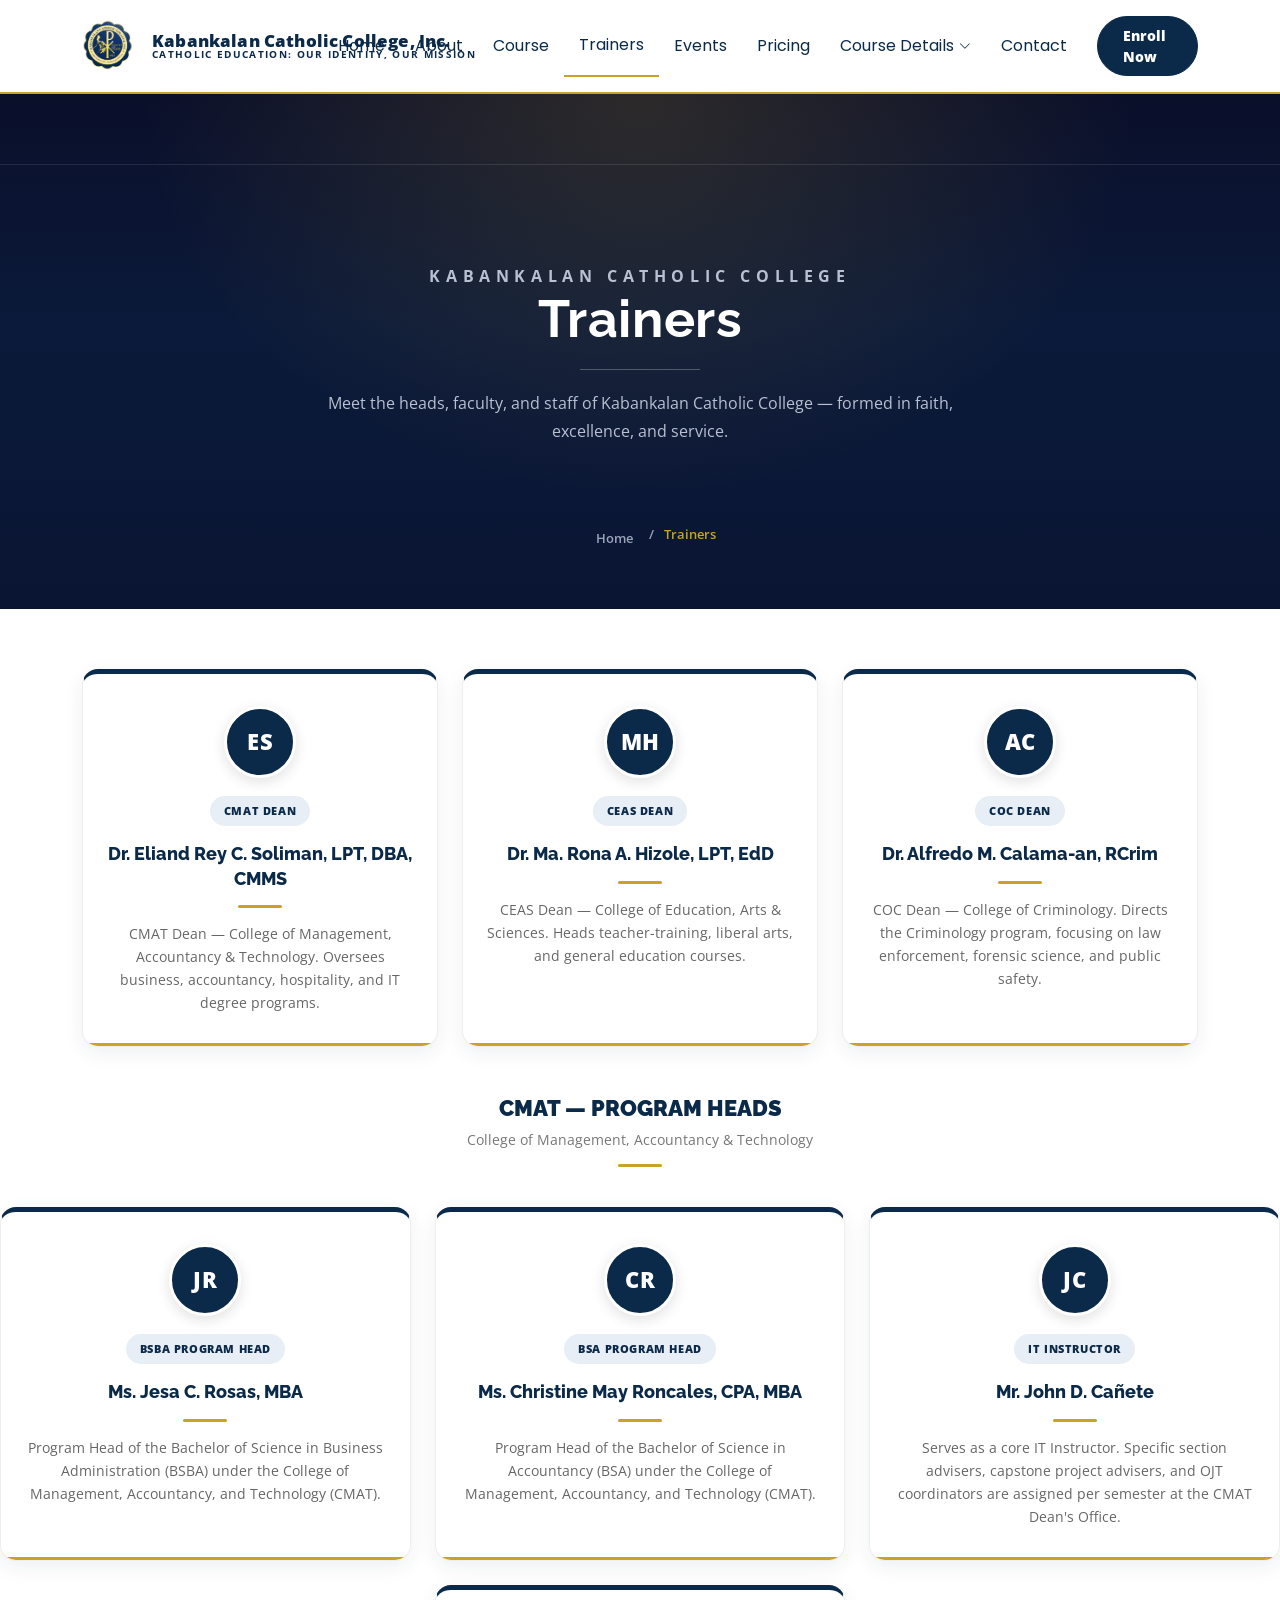
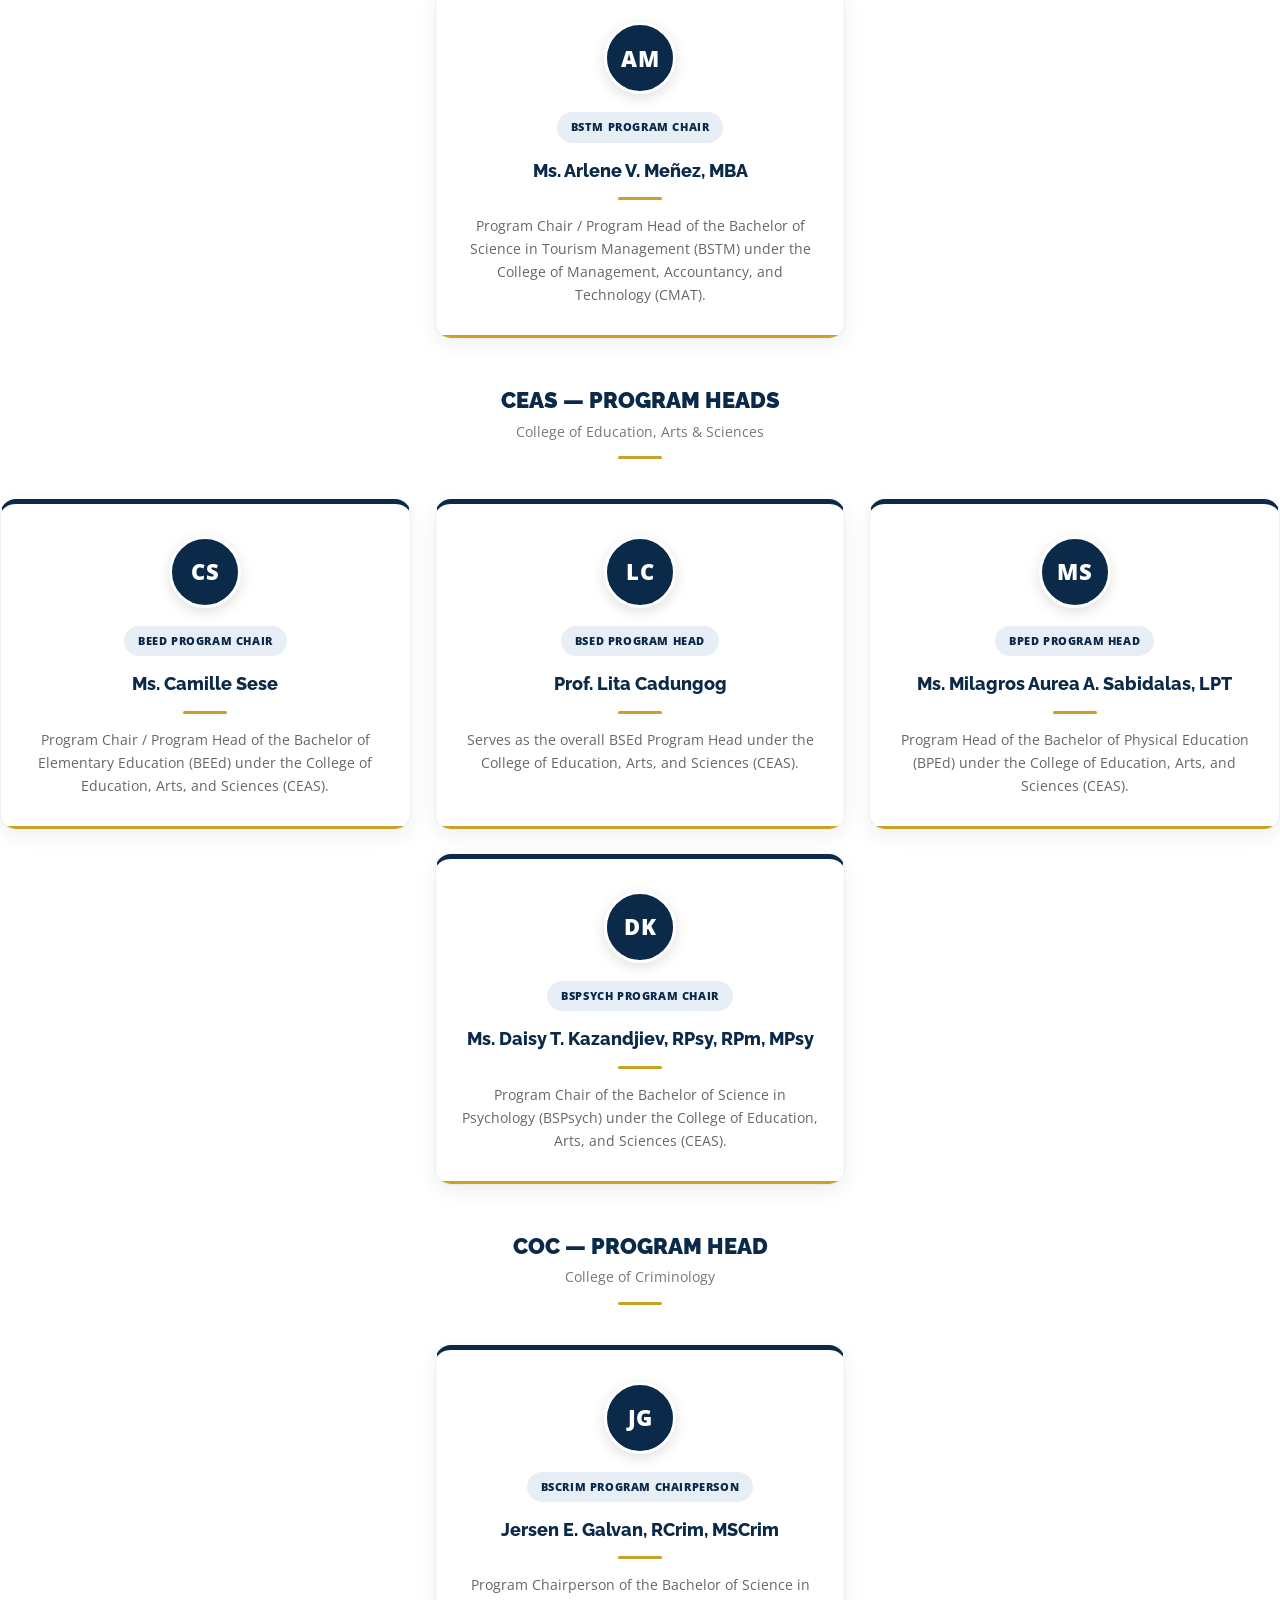
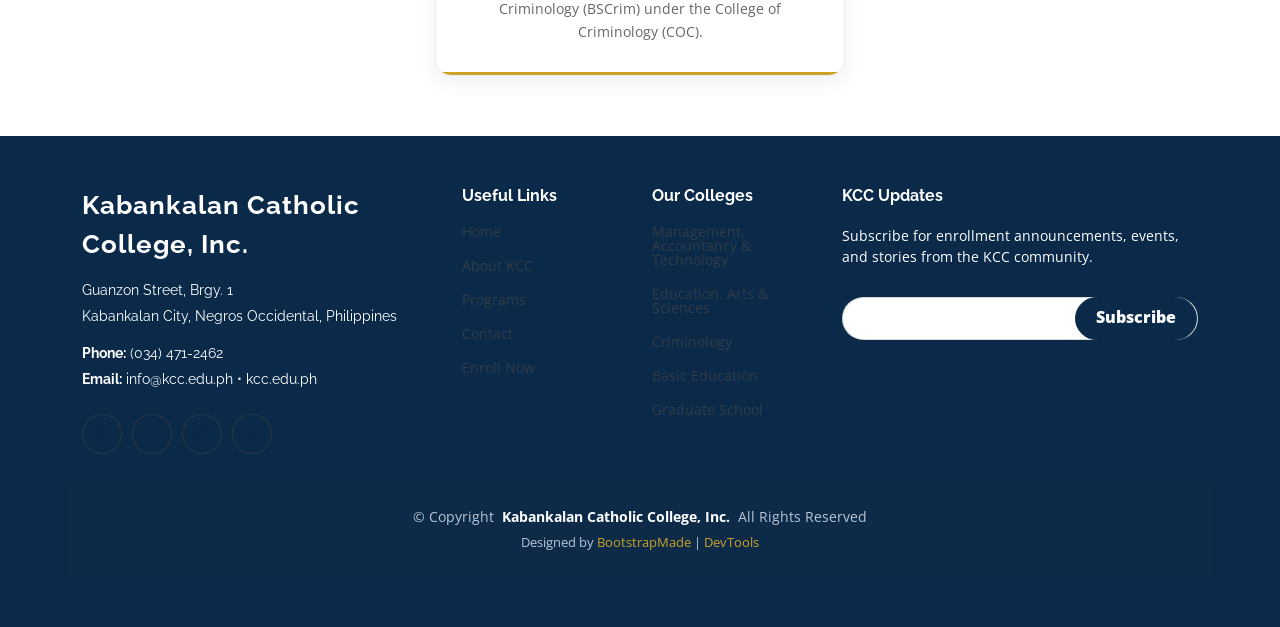
<file: trainers.html>
<!DOCTYPE html>
<html lang="en">

<head>
  <meta charset="utf-8">
  <meta content="width=device-width, initial-scale=1.0" name="viewport">
  <title>Trainers - Kabankalan Catholic College, Inc.</title>
  <meta name="description" content="Trainers - Kabankalan Catholic College, Inc. - Kabankalan Catholic College, Inc. in Kabankalan City, Negros Occidental.">
  <meta name="keywords" content="Kabankalan Catholic College, KCC, Kabankalan, Catholic education">

  <!-- Favicons -->
  <link href="assets/img/favicon.png?v=8" rel="icon">
  <link href="assets/img/apple-touch-icon.png?v=8" rel="apple-touch-icon">

  <!-- Fonts -->
  <link href="https://fonts.googleapis.com" rel="preconnect">
  <link href="https://fonts.gstatic.com" rel="preconnect" crossorigin>
  <link href="https://fonts.googleapis.com/css2?family=Open+Sans:ital,wght@0,300;0,400;0,500;0,600;0,700;0,800;1,300;1,400;1,500;1,600;1,700;1,800&family=Poppins:ital,wght@0,100;0,200;0,300;0,400;0,500;0,600;0,700;0,800;0,900;1,100;1,200;1,300;1,400;1,500;1,600;1,700;1,800;1,900&family=Raleway:ital,wght@0,100;0,200;0,300;0,400;0,500;0,600;0,700;0,800;0,900;1,100;1,200;1,300;1,400;1,500;1,600;1,700;1,800;1,900&display=swap" rel="stylesheet">

  <!-- Vendor CSS Files -->
  <link href="assets/vendor/bootstrap/css/bootstrap.min.css" rel="stylesheet">
  <link href="assets/vendor/bootstrap-icons/bootstrap-icons.css" rel="stylesheet">
  <link href="assets/vendor/aos/aos.css" rel="stylesheet">
  <link href="assets/vendor/glightbox/css/glightbox.min.css" rel="stylesheet">
  <link href="assets/vendor/swiper/swiper-bundle.min.css" rel="stylesheet">

  <!-- Main CSS File -->
  <link href="assets/css/main.css" rel="stylesheet">

<!-- KCC THEME - BLUE MAJORITY, GOLD ACCENT ONLY -->
<style>
:root{
  --kcc-navy:#0B2A4A; --kcc-navy2:#0E3560; --kcc-blue:#123F6B; --kcc-gold:#C9A227;
  --accent-color:#0B2A4A !important; --heading-color:#0B2A4A !important;
}
body{color:#333}
/* Links - blue */
a{color:#0B2A4A} a:hover{color:#123F6B}
h1,h2,h3,h4,h5,h6,.sitename{color:#0B2A4A}
/* Header - white with thin gold line, blue text */
.header{background:#fff;border-bottom:2px solid #C9A227}
.header .logo span,.kcc-logo-name{color:#0B2A4A !important}
.kcc-logo-tag{color:#8A6D0A !important}
.navmenu a{color:#0B2A4A} .navmenu a:hover,.navmenu .active{color:#0B2A4A !important;border-bottom:2px solid #C9A227}
/* Buttons - BLUE majority */
.btn-getstarted,.btn-get-started,.more-btn,.btn-primary,.email-form input[type="submit"],.btn-get-started,.pricing-item .btn-buy{
  background:#0B2A4A !important;color:#fff !important;border:1px solid #0B2A4A !important;font-weight:800}
.btn-getstarted:hover,.btn-get-started:hover,.more-btn:hover,.btn-primary:hover{
  background:#123F6B !important;color:#fff !important;border-color:#123F6B !important}
/* Hero - keep picture, blue overlay text, blue button */
.hero h2{color:#fff !important} .hero p{color:#EDEDED}
.hero .btn-get-started{background:#0B2A4A !important;color:#fff !important}
/* Section titles - blue, gold only as small underline */
.section-title h2,.section-title p,.kcc-titlebar h2{color:#0B2A4A !important}
.section-title h2::after,.section-title p::after{background:#C9A227 !important}
.kcc-eyebrow,.kcc-eyebrow2{color:#0B2A4A !important}
.kcc-eyebrow::before,.kcc-eyebrow::after,.kcc-eyebrow2::before,.kcc-eyebrow2::after{background:#C9A227 !important}
/* Cards - blue top border, gold only as thin bottom line */
.course-item,.card,.stats-item,.why-box,.pricing-item,.service-item{
  border:1px solid #D9E1EC !important;border-top:4px solid #0B2A4A !important}
.course-item h3 a,.card-title a{color:#0B2A4A} .course-item h3 a:hover,.card-title a:hover{color:#123F6B}
.price,.pricing-item h4,.stats-item span{color:#0B2A4A !important}
.stats-item p,.course-item .category{color:#0B2A4A !important;font-weight:700}
/* Heads cards - blue majority */
.kcc-head-card{border-top:5px solid #0B2A4A !important}
.kcc-head-card.gold{border-top:5px solid #0B2A4A !important}
.kcc-head-card::after{background:#C9A227 !important;height:3px !important}
.kcc-initial.navy-bg,.kcc-initial.gold-bg{background:#0B2A4A !important;color:#fff !important}
.kcc-role.gold-badge,.kcc-role.navy-badge{background:#E8EEF5 !important;color:#0B2A4A !important}
.kcc-divider{background:#C9A227 !important}
/* Icons - blue */
.bi{color:#0B2A4A}
.social-links a,.social a{background:#0B2A4A !important;color:#fff !important}
.social-links a:hover{background:#123F6B !important;color:#fff !important}
/* Why Us box - blue */
.why-box{background:#0B2A4A !important;color:#fff} .why-box h3{color:#fff !important} .why-box p{color:#EDEDED}
/* Counts - blue numbers */
.counts{background:#EAF0F7 !important}
/* Footer - deep blue */
.footer{background:#0B2A4A !important;color:#fff} .footer h4,.footer .sitename{color:#fff !important}
.footer a{color:#D9E1EC} .footer a:hover{color:#C9A227}
.copyright,.credits{color:#B8C6D8} .credits a{color:#C9A227}
/* Forms */
input:focus,textarea:focus,select:focus{border-color:#0B2A4A !important;box-shadow:0 0 0 2px rgba(11,42,74,.15) !important}
#scroll-top{background:#0B2A4A !important;color:#fff !important}
#preloader:before{border-color:#0B2A4A #C9A227 #0B2A4A #C9A227 !important}
</style>
<!-- /KCC THEME -->

<!-- KCC DARK TOP - like News & Updates reference -->
<style>
.page-title{
  background:linear-gradient(180deg,#0A0F2A 0%,#0B1A3A 45%,#0A1533 100%) !important;
  padding:70px 0 60px !important; text-align:center; position:relative; overflow:hidden;
}
.page-title::before{content:"";position:absolute;inset:0;
  background:radial-gradient(ellipse at 50% 0%,rgba(201,162,39,.18) 0%,transparent 55%);}
.page-title .heading{position:relative;z-index:1}
.kcc-page-eyebrow{
  font-size:12px;font-weight:700;letter-spacing:.35em;text-transform:uppercase;
  color:#C9A227 !important; margin:0 0 16px !important; text-align:center;
}
.page-title h1{
  color:#fff !important; font-size:52px !important; font-weight:700 !important;
  letter-spacing:.01em; line-height:1.1; margin:0 0 20px !important;
}
.page-title h1::after{
  content:""; display:block; width:120px; height:1px; background:rgba(255,255,255,.25);
  margin:22px auto 0; position:relative;
}
.page-title p{color:#B8C0D1 !important; font-size:16px !important; line-height:1.7; max-width:640px; margin:18px auto 0 !important}
/* Breadcrumbs - Home gray, current gold, like screenshot */
.page-title .breadcrumbs{background:transparent !important; padding:0 !important; position:relative;z-index:1}
.page-title .breadcrumbs ol{justify-content:center; gap:6px}
.page-title .breadcrumbs a{color:#9AA3B8 !important; font-size:13px}
.page-title .breadcrumbs .current{color:#C9A227 !important; font-size:13px; font-weight:600}
.page-title .breadcrumbs li+li::before{color:#9AA3B8 !important}
/* Homepage hero - same dark navy */
#hero.hero{
  background:linear-gradient(180deg,#0A0F2A 0%,#0B1A3A 55%,#0A1533 100%) !important;
}
#hero.hero img{opacity:.28 !important}
#hero.hero h2{color:#fff !important}
#hero.hero p{color:#B8C0D1 !important}
@media(max-width:768px){ .page-title h1{font-size:36px !important} .page-title{padding:50px 0 44px !important} }
</style>
<!-- /KCC DARK TOP -->



<!-- =======================================================
  * Template Name: Mentor - customized for Kabankalan Catholic College, Inc. (Project 2)
  * Template URL: https://bootstrapmade.com/mentor-free-education-bootstrap-theme/
  * Updated: Jul 07 2025 with Bootstrap v5.3.7
  * Author: BootstrapMade.com
  * License: https://bootstrapmade.com/license/
  ======================================================== -->
</head>

<body class="trainers-page">

  <header id="header" class="header d-flex align-items-center sticky-top">
    <div class="container-fluid container-xl position-relative d-flex align-items-center">

      <a href="index.html" class="logo d-flex align-items-center me-auto">
         <img src="assets/img/kcc-logo.webp" alt="Kabankalan Catholic College, Inc. seal" style="height:52px;width:52px;object-fit:contain;flex-shrink:0">
       <span style="display:flex;flex-direction:column;line-height:1.15;margin-left:10px">
         <span style="font-size:17px;font-weight:800;color:#0B2A4A;letter-spacing:.01em;white-space:nowrap">Kabankalan Catholic College, Inc.</span>
         <span style="font-size:9.5px;font-weight:700;color:#C9A227;letter-spacing:.14em;text-transform:uppercase;white-space:nowrap">Catholic Education: Our Identity, Our Mission</span>
       </span>
       </a>

      <nav id="navmenu" class="navmenu">
        <ul>
          <li><a href="index.html">Home</a></li>
          <li><a href="about.html">About</a></li>
          <li><a href="courses.html">Course</a></li>
          <li><a href="trainers.html" class="active">Trainers</a></li>
          <li><a href="events.html">Events</a></li>
          <li><a href="pricing.html">Pricing</a></li>
          <li class="dropdown"><a href="courses.html"><span>Course Details</span> <i class="bi bi-chevron-down toggle-dropdown"></i></a>
            <ul>
              <li><a href="courses.html">CMAT</a></li>
              <li><a href="courses.html">CEAS</a></li>
              <li><a href="courses.html">COC</a></li>
            </ul>
          </li>
          <li><a href="contact.html">Contact</a></li>
        </ul>
        <i class="mobile-nav-toggle d-xl-none bi bi-list"></i>
      </nav>

      <a class="btn-getstarted" href="pricing.html">Enroll Now</a>

    </div>
  </header>

  <main class="main">

    <!-- Page Title -->
    <div class="page-title" data-aos="fade">
      <div class="heading">
        <div class="container">
          <div class="row d-flex justify-content-center text-center">
            <div class="col-lg-8">
              <p class="kcc-page-eyebrow">Kabankalan Catholic College</p>
              <h1>Trainers</h1>
              <p class="mb-0">Meet the heads, faculty, and staff of Kabankalan Catholic College — formed in faith, excellence, and service.</p>
            </div>
          </div>
        </div>
      </div>
      <nav class="breadcrumbs">
        <div class="container">
          <ol>
            <li><a href="index.html">Home</a></li>
            <li class="current">Trainers</li>
          </ol>
        </div>
      </nav>
    </div><!-- End Page Title -->

    <!-- Trainers Section - DEANS ONLY, NO PHOTOS, TEXT + DESIGN ONLY -->
    <section id="trainers" class="section trainers">
      <style>
        .kcc-head-card{background:#fff;border:1px solid #eee;border-radius:16px;padding:32px 24px;text-align:center;box-shadow:0 6px 20px rgba(11,42,74,.07);height:100%;transition:transform .2s;position:relative;overflow:hidden}
        .kcc-head-card:hover{transform:translateY(-4px)}
        .kcc-head-card.gold{border-top:5px solid #C9A227}
        .kcc-head-card.navy{border-top:5px solid #0B2A4A}
        .kcc-head-card::after{content:"";position:absolute;left:0;right:0;bottom:0;height:4px;background:linear-gradient(90deg,#0B2A4A,#C9A227)}
        .kcc-initial{width:72px;height:72px;border-radius:50%;display:flex;align-items:center;justify-content:center;font-weight:900;font-size:22px;margin:0 auto 18px;letter-spacing:.5px;border:3px solid #fff;box-shadow:0 4px 14px rgba(0,0,0,.12)}
        .kcc-initial.navy-bg{background:#0B2A4A;color:#C9A227}
        .kcc-initial.gold-bg{background:#C9A227;color:#0B2A4A}
        .kcc-role{display:inline-block;font-size:11px;font-weight:800;letter-spacing:.6px;padding:7px 14px;border-radius:20px;text-transform:uppercase}
        .kcc-role.gold-badge{background:#FFF3CD;color:#7A5A00}
        .kcc-role.navy-badge{background:#EEF2FF;color:#0B2A4A}
        .kcc-head-card h4{font-size:18px;color:#0B2A4A;margin:16px 0 8px;line-height:1.35;font-weight:800}
        .kcc-head-card p{font-size:14px;line-height:1.65;color:#666;margin:0}
        .kcc-divider{width:44px;height:3px;background:#C9A227;margin:14px auto 0;border-radius:2px}
      </style>
      <div class="container">
        <div class="row gy-4 justify-content-center">

          <div class="col-lg-4 col-md-6" data-aos="fade-up">
            <div class="kcc-head-card gold">
              <div class="kcc-initial gold-bg">ES</div>
              <span class="kcc-role navy-badge">CMAT Dean</span>
              <h4>Dr. Eliand Rey C. Soliman, LPT, DBA, CMMS</h4>
              <div class="kcc-divider"></div>
              <p style="margin-top:14px;">CMAT Dean &mdash; College of Management, Accountancy &amp; Technology. Oversees business, accountancy, hospitality, and IT degree programs.</p>
            </div>
          </div>

          <div class="col-lg-4 col-md-6" data-aos="fade-up">
            <div class="kcc-head-card navy">
              <div class="kcc-initial navy-bg">MH</div>
              <span class="kcc-role gold-badge">CEAS Dean</span>
              <h4>Dr. Ma. Rona A. Hizole, LPT, EdD</h4>
              <div class="kcc-divider"></div>
              <p style="margin-top:14px;">CEAS Dean &mdash; College of Education, Arts &amp; Sciences. Heads teacher-training, liberal arts, and general education courses.</p>
            </div>
          </div>

          <div class="col-lg-4 col-md-6" data-aos="fade-up">
            <div class="kcc-head-card gold">
              <div class="kcc-initial gold-bg">AC</div>
              <span class="kcc-role navy-badge">COC Dean</span>
              <h4>Dr. Alfredo M. Calama-an, RCrim</h4>
              <div class="kcc-divider"></div>
              <p style="margin-top:14px;">COC Dean &mdash; College of Criminology. Directs the Criminology program, focusing on law enforcement, forensic science, and public safety.</p>
            </div>
          </div>

        </div>
      </div>
        <!-- CMAT Program Heads -->
        <div class="row mt-5"><div class="col-12 text-center"><h3 style="font-size:22px;font-weight:900;color:#0B2A4A;text-transform:uppercase;margin:0;">CMAT &mdash; Program Heads</h3><p style="color:#777;font-size:13.5px;margin:8px 0 0;">College of Management, Accountancy &amp; Technology</p><div style="width:44px;height:3px;background:#C9A227;margin:14px auto 0;border-radius:2px;"></div></div></div>
        <div class="row gy-4 justify-content-center mt-3">
          <div class="col-lg-4 col-md-6" data-aos="fade-up">
            <div class="kcc-head-card gold">
              <div class="kcc-initial gold-bg">JR</div>
              <span class="kcc-role navy-badge">BSBA Program Head</span>
              <h4>Ms. Jesa C. Rosas, MBA</h4>
              <div class="kcc-divider"></div>
              <p style="margin-top:14px;">Program Head of the Bachelor of Science in Business Administration (BSBA) under the College of Management, Accountancy, and Technology (CMAT).</p>
            </div>
          </div>
          <div class="col-lg-4 col-md-6" data-aos="fade-up">
            <div class="kcc-head-card gold">
              <div class="kcc-initial gold-bg">CR</div>
              <span class="kcc-role navy-badge">BSA Program Head</span>
              <h4>Ms. Christine May Roncales, CPA, MBA</h4>
              <div class="kcc-divider"></div>
              <p style="margin-top:14px;">Program Head of the Bachelor of Science in Accountancy (BSA) under the College of Management, Accountancy, and Technology (CMAT).</p>
            </div>
          </div>
          <div class="col-lg-4 col-md-6" data-aos="fade-up">
            <div class="kcc-head-card gold">
              <div class="kcc-initial gold-bg">JC</div>
              <span class="kcc-role navy-badge">IT Instructor</span>
              <h4>Mr. John D. Ca&ntilde;ete</h4>
              <div class="kcc-divider"></div>
              <p style="margin-top:14px;">Serves as a core IT Instructor. Specific section advisers, capstone project advisers, and OJT coordinators are assigned per semester at the CMAT Dean&apos;s Office.</p>
            </div>
          </div>
          <div class="col-lg-4 col-md-6" data-aos="fade-up">
            <div class="kcc-head-card gold">
              <div class="kcc-initial gold-bg">AM</div>
              <span class="kcc-role navy-badge">BSTM Program Chair</span>
              <h4>Ms. Arlene V. Me&ntilde;ez, MBA</h4>
              <div class="kcc-divider"></div>
              <p style="margin-top:14px;">Program Chair / Program Head of the Bachelor of Science in Tourism Management (BSTM) under the College of Management, Accountancy, and Technology (CMAT).</p>
            </div>
          </div>
        </div>

        <!-- CEAS Program Heads -->
        <div class="row mt-5"><div class="col-12 text-center"><h3 style="font-size:22px;font-weight:900;color:#0B2A4A;text-transform:uppercase;margin:0;">CEAS &mdash; Program Heads</h3><p style="color:#777;font-size:13.5px;margin:8px 0 0;">College of Education, Arts &amp; Sciences</p><div style="width:44px;height:3px;background:#C9A227;margin:14px auto 0;border-radius:2px;"></div></div></div>
        <div class="row gy-4 justify-content-center mt-3">
          <div class="col-lg-4 col-md-6" data-aos="fade-up">
            <div class="kcc-head-card navy">
              <div class="kcc-initial navy-bg">CS</div>
              <span class="kcc-role gold-badge">BEEd Program Chair</span>
              <h4>Ms. Camille Sese</h4>
              <div class="kcc-divider"></div>
              <p style="margin-top:14px;">Program Chair / Program Head of the Bachelor of Elementary Education (BEEd) under the College of Education, Arts, and Sciences (CEAS).</p>
            </div>
          </div>
          <div class="col-lg-4 col-md-6" data-aos="fade-up">
            <div class="kcc-head-card navy">
              <div class="kcc-initial navy-bg">LC</div>
              <span class="kcc-role gold-badge">BSEd Program Head</span>
              <h4>Prof. Lita Cadungog</h4>
              <div class="kcc-divider"></div>
              <p style="margin-top:14px;">Serves as the overall BSEd Program Head under the College of Education, Arts, and Sciences (CEAS).</p>
            </div>
          </div>
          <div class="col-lg-4 col-md-6" data-aos="fade-up">
            <div class="kcc-head-card navy">
              <div class="kcc-initial navy-bg">MS</div>
              <span class="kcc-role gold-badge">BPEd Program Head</span>
              <h4>Ms. Milagros Aurea A. Sabidalas, LPT</h4>
              <div class="kcc-divider"></div>
              <p style="margin-top:14px;">Program Head of the Bachelor of Physical Education (BPEd) under the College of Education, Arts, and Sciences (CEAS).</p>
            </div>
          </div>
          <div class="col-lg-4 col-md-6" data-aos="fade-up">
            <div class="kcc-head-card navy">
              <div class="kcc-initial navy-bg">DK</div>
              <span class="kcc-role gold-badge">BSPsych Program Chair</span>
              <h4>Ms. Daisy T. Kazandjiev, RPsy, RPm, MPsy</h4>
              <div class="kcc-divider"></div>
              <p style="margin-top:14px;">Program Chair of the Bachelor of Science in Psychology (BSPsych) under the College of Education, Arts, and Sciences (CEAS).</p>
            </div>
          </div>
        </div>

        <!-- COC Program Head -->
        <div class="row mt-5"><div class="col-12 text-center"><h3 style="font-size:22px;font-weight:900;color:#0B2A4A;text-transform:uppercase;margin:0;">COC &mdash; Program Head</h3><p style="color:#777;font-size:13.5px;margin:8px 0 0;">College of Criminology</p><div style="width:44px;height:3px;background:#C9A227;margin:14px auto 0;border-radius:2px;"></div></div></div>
        <div class="row gy-4 justify-content-center mt-3">
          <div class="col-lg-4 col-md-6" data-aos="fade-up">
            <div class="kcc-head-card gold">
              <div class="kcc-initial gold-bg">JG</div>
              <span class="kcc-role navy-badge">BSCrim Program Chairperson</span>
              <h4>Jersen E. Galvan, RCrim, MSCrim</h4>
              <div class="kcc-divider"></div>
              <p style="margin-top:14px;">Program Chairperson of the Bachelor of Science in Criminology (BSCrim) under the College of Criminology (COC).</p>
            </div>
          </div>
        </div>
      </div>
    </section><!-- /Trainers Section -->

  </main>

  <footer id="footer" class="footer position-relative light-background">

    <div class="container footer-top">
      <div class="row gy-4">
        <div class="col-lg-4 col-md-6 footer-about">
          <a href="index.html" class="logo d-flex align-items-center">
            <span class="sitename">Kabankalan Catholic College, Inc.</span>
          </a>
          <div class="footer-contact pt-3">
            <p>Guanzon Street, Brgy. 1</p>
            <p>Kabankalan City, Negros Occidental, Philippines</p>
            <p class="mt-3"><strong>Phone:</strong> <span>(034) 471-2462</span></p>
            <p><strong>Email:</strong> <span>info@kcc.edu.ph • kcc.edu.ph</span></p>
          </div>
          <div class="social-links d-flex mt-4">
            <a href=""><i class="bi bi-twitter-x"></i></a>
            <a href=""><i class="bi bi-facebook"></i></a>
            <a href=""><i class="bi bi-instagram"></i></a>
            <a href=""><i class="bi bi-linkedin"></i></a>
          </div>
        </div>

        <div class="col-lg-2 col-md-3 footer-links">
          <h4>Useful Links</h4>
          <ul>
            <li><a href="index.html">Home</a></li>
            <li><a href="about.html">About KCC</a></li>
            <li><a href="courses.html">Programs</a></li>
            <li><a href="contact.html">Contact</a></li>
            <li><a href="index.html">Enroll Now</a></li>
          </ul>
        </div>

        <div class="col-lg-2 col-md-3 footer-links">
          <h4>Our Colleges</h4>
          <ul>
            <li><a href="courses.html">Management, Accountancy & Technology</a></li>
            <li><a href="courses.html">Education, Arts & Sciences</a></li>
            <li><a href="courses.html">Criminology</a></li>
            <li><a href="courses.html">Basic Education</a></li>
            <li><a href="courses.html">Graduate School</a></li>
          </ul>
        </div>

        <div class="col-lg-4 col-md-12 footer-newsletter">
          <h4>KCC Updates</h4>
          <p>Subscribe for enrollment announcements, events, and stories from the KCC community.</p>
          <form action="#" method="post" class="email-form">
            <div class="newsletter-form"><input type="email" name="email"><input type="submit" value="Subscribe"></div>
            <div class="loading">Loading</div>
            <div class="error-message"></div>
            <div class="sent-message">Your subscription request has been sent. Thank you!</div>
          </form>
        </div>

      </div>
    </div>

    <div class="container copyright text-center mt-4">
      <p>© <span>Copyright</span> <strong class="px-1 sitename">Kabankalan Catholic College, Inc.</strong> <span>All Rights Reserved</span></p>
      <div class="credits">
        <!-- All the links in the footer should remain intact. -->
        <!-- You can delete the links only if you've purchased the pro version. -->
        <!-- Licensing information: https://bootstrapmade.com/license/ -->
        Designed by <a href="https://bootstrapmade.com/">BootstrapMade</a> | <a href="https://bootstrapmade.com/tools/">DevTools</a>
      </div>
    </div>

  </footer>

  <!-- Scroll Top -->
  <a href="#" id="scroll-top" class="scroll-top d-flex align-items-center justify-content-center"><i class="bi bi-arrow-up-short"></i></a>

  <!-- Preloader -->
  <div id="preloader"></div>

  <!-- Vendor JS Files -->
  <script src="assets/vendor/bootstrap/js/bootstrap.bundle.min.js"></script>
  <script src="assets/vendor/aos/aos.js"></script>
  <script src="assets/vendor/glightbox/js/glightbox.min.js"></script>
  <script src="assets/vendor/purecounter/purecounter_vanilla.js"></script>
  <script src="assets/vendor/swiper/swiper-bundle.min.js"></script>

  <!-- Main JS File -->
  <script src="assets/js/main.js"></script>

<!-- Added only: send Course Details dropdown CMAT / CEAS / COC to the college bar in Course Details, old links untouched. Runs immediately, no waiting, so 1 click works. -->
<script>
(function () {
  var map = { 'CMAT': '#cmat', 'CEAS': '#ceas', 'COC': '#coc' };
  document.querySelectorAll('.dropdown ul li a').forEach(function (a) {
    var t = a.textContent.trim();
    if (map[t]) { a.href = 'course-details.html' + map[t]; }
  });
})();
</script>
</body>

</html>
</file>
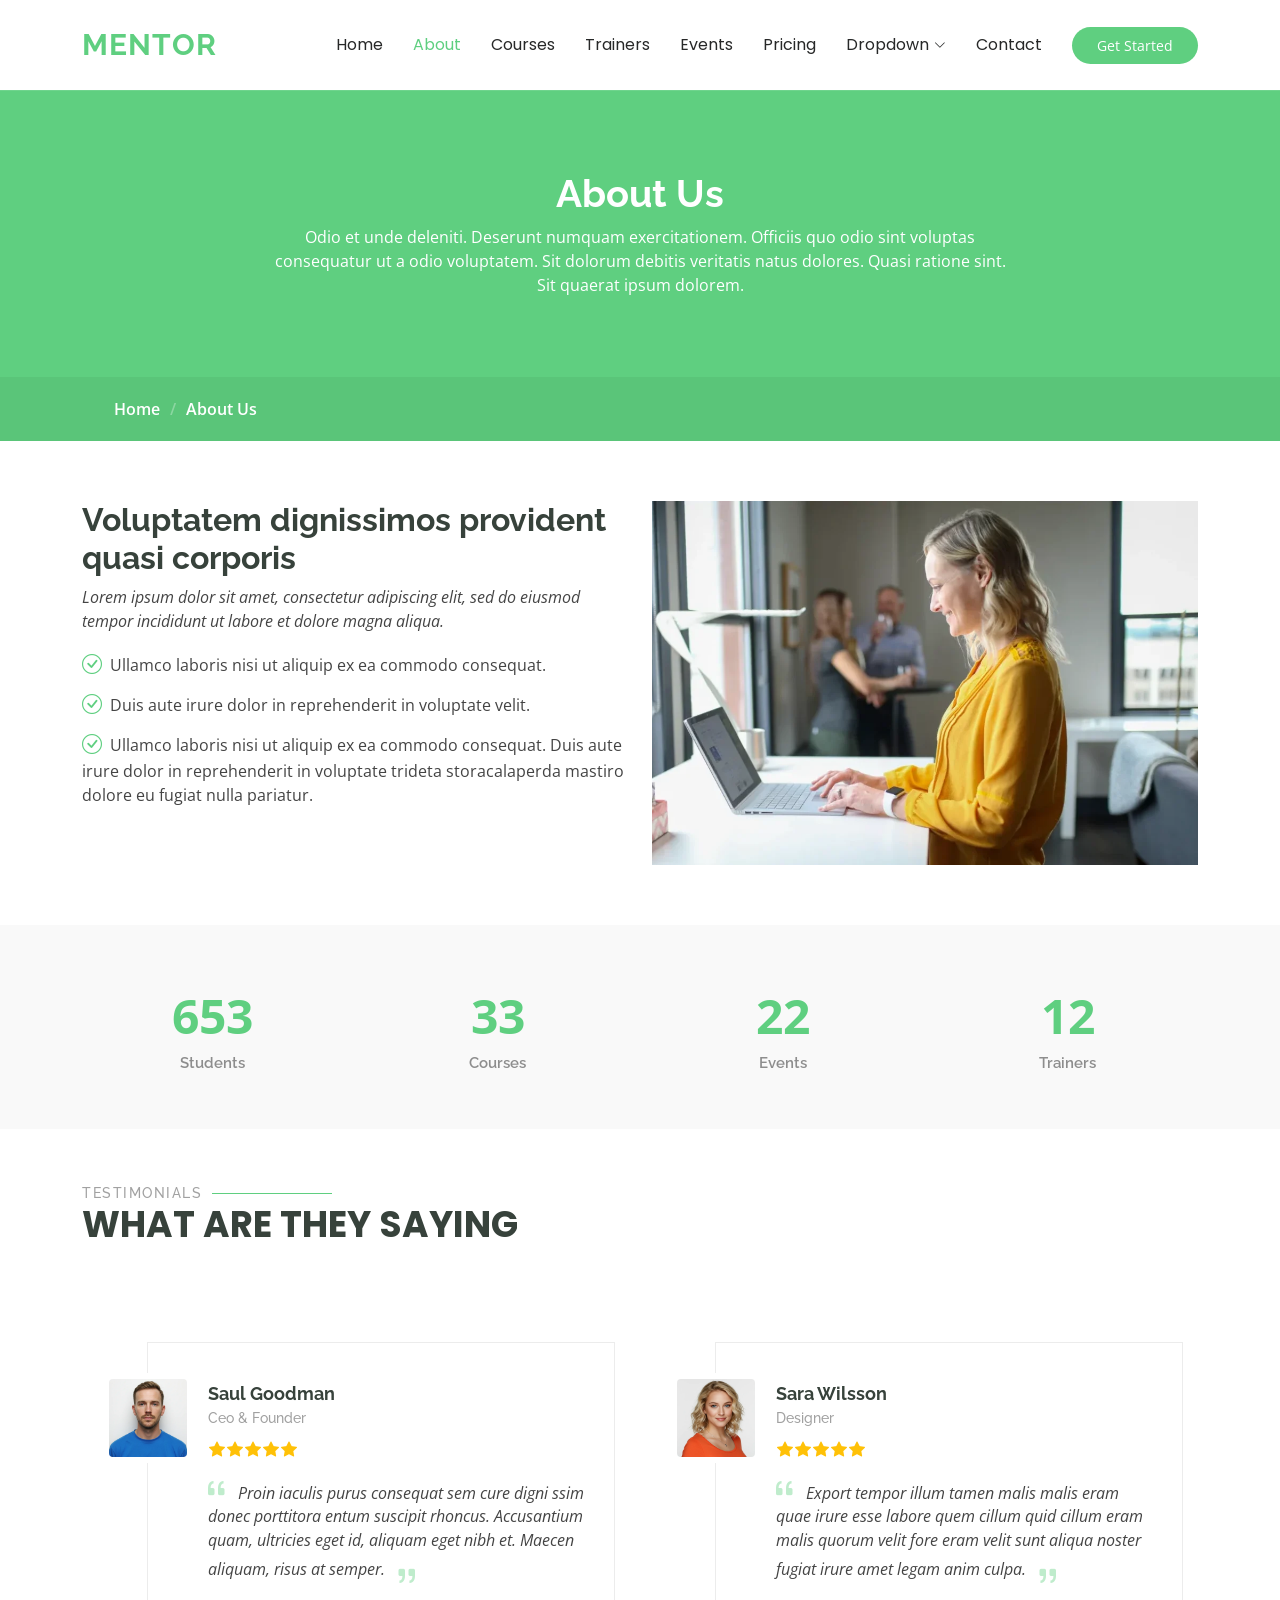
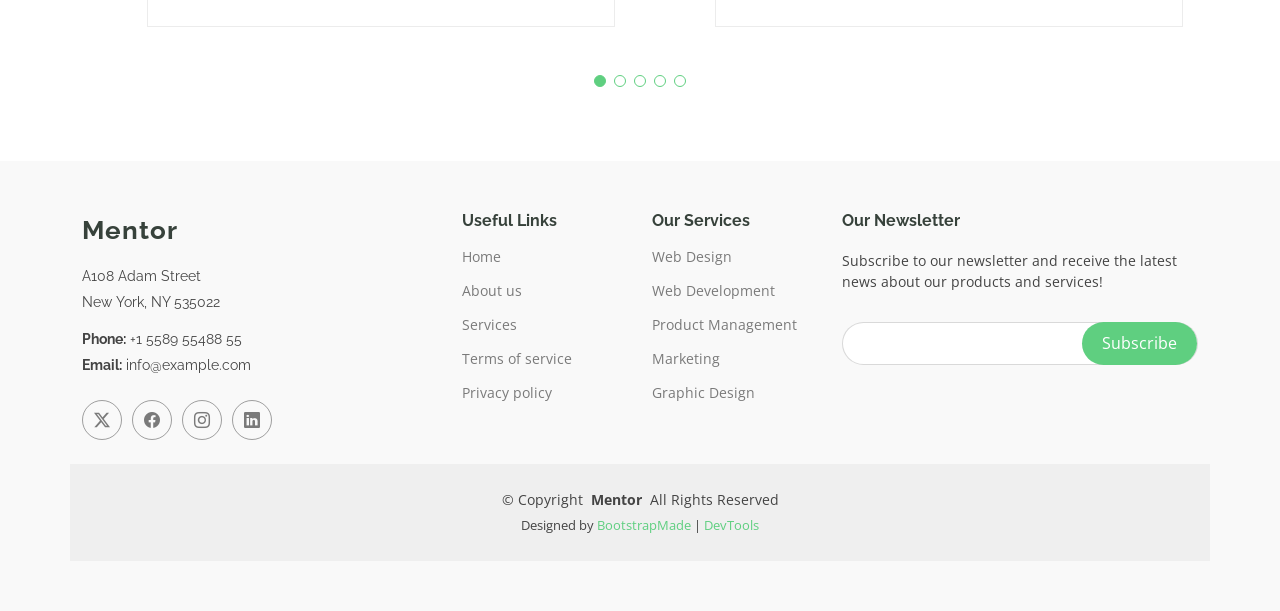
<file: template/about.html>
<!DOCTYPE html>
<html lang="en">

<head>
  <meta charset="utf-8">
  <meta content="width=device-width, initial-scale=1.0" name="viewport">
  <title>About - Mentor Bootstrap Template</title>
  <meta name="description" content="">
  <meta name="keywords" content="">

  <!-- Favicons -->
  <link href="assets/img/favicon.png" rel="icon">
  <link href="assets/img/apple-touch-icon.png" rel="apple-touch-icon">

  <!-- Fonts -->
  <link href="https://fonts.googleapis.com" rel="preconnect">
  <link href="https://fonts.gstatic.com" rel="preconnect" crossorigin>
  <link href="https://fonts.googleapis.com/css2?family=Open+Sans:ital,wght@0,300;0,400;0,500;0,600;0,700;0,800;1,300;1,400;1,500;1,600;1,700;1,800&family=Poppins:ital,wght@0,100;0,200;0,300;0,400;0,500;0,600;0,700;0,800;0,900;1,100;1,200;1,300;1,400;1,500;1,600;1,700;1,800;1,900&family=Raleway:ital,wght@0,100;0,200;0,300;0,400;0,500;0,600;0,700;0,800;0,900;1,100;1,200;1,300;1,400;1,500;1,600;1,700;1,800;1,900&display=swap" rel="stylesheet">

  <!-- Vendor CSS Files -->
  <link href="assets/vendor/bootstrap/css/bootstrap.min.css" rel="stylesheet">
  <link href="assets/vendor/bootstrap-icons/bootstrap-icons.css" rel="stylesheet">
  <link href="assets/vendor/aos/aos.css" rel="stylesheet">
  <link href="assets/vendor/glightbox/css/glightbox.min.css" rel="stylesheet">
  <link href="assets/vendor/swiper/swiper-bundle.min.css" rel="stylesheet">

  <!-- Main CSS File -->
  <link href="assets/css/main.css" rel="stylesheet">

  <!-- =======================================================
  * Template Name: Mentor
  * Template URL: https://bootstrapmade.com/mentor-free-education-bootstrap-theme/
  * Updated: Jul 07 2025 with Bootstrap v5.3.7
  * Author: BootstrapMade.com
  * License: https://bootstrapmade.com/license/
  ======================================================== -->
</head>

<body class="about-page">

  <header id="header" class="header d-flex align-items-center sticky-top">
    <div class="container-fluid container-xl position-relative d-flex align-items-center">

      <a href="index.html" class="logo d-flex align-items-center me-auto">
        <!-- Uncomment the line below if you also wish to use an image logo -->
        <!-- <img src="assets/img/logo.webp" alt=""> -->
        <h1 class="sitename">Mentor</h1>
      </a>

      <nav id="navmenu" class="navmenu">
        <ul>
          <li><a href="index.html">Home<br></a></li>
          <li><a href="about.html" class="active">About</a></li>
          <li><a href="courses.html">Courses</a></li>
          <li><a href="trainers.html">Trainers</a></li>
          <li><a href="events.html">Events</a></li>
          <li><a href="pricing.html">Pricing</a></li>
          <li class="dropdown"><a href="#"><span>Dropdown</span> <i class="bi bi-chevron-down toggle-dropdown"></i></a>
            <ul>
              <li><a href="#">Dropdown 1</a></li>
              <li class="dropdown"><a href="#"><span>Deep Dropdown</span> <i class="bi bi-chevron-down toggle-dropdown"></i></a>
                <ul>
                  <li><a href="#">Deep Dropdown 1</a></li>
                  <li><a href="#">Deep Dropdown 2</a></li>
                  <li><a href="#">Deep Dropdown 3</a></li>
                  <li><a href="#">Deep Dropdown 4</a></li>
                  <li><a href="#">Deep Dropdown 5</a></li>
                </ul>
              </li>
              <li><a href="#">Dropdown 2</a></li>
              <li><a href="#">Dropdown 3</a></li>
              <li><a href="#">Dropdown 4</a></li>
            </ul>
          </li>
          <li><a href="contact.html">Contact</a></li>
        </ul>
        <i class="mobile-nav-toggle d-xl-none bi bi-list"></i>
      </nav>

      <a class="btn-getstarted" href="courses.html">Get Started</a>

    </div>
  </header>

  <main class="main">

    <!-- Page Title -->
    <div class="page-title" data-aos="fade">
      <div class="heading">
        <div class="container">
          <div class="row d-flex justify-content-center text-center">
            <div class="col-lg-8">
              <h1>About Us<br></h1>
              <p class="mb-0">Odio et unde deleniti. Deserunt numquam exercitationem. Officiis quo odio sint voluptas consequatur ut a odio voluptatem. Sit dolorum debitis veritatis natus dolores. Quasi ratione sint. Sit quaerat ipsum dolorem.</p>
            </div>
          </div>
        </div>
      </div>
      <nav class="breadcrumbs">
        <div class="container">
          <ol>
            <li><a href="index.html">Home</a></li>
            <li class="current">About Us<br></li>
          </ol>
        </div>
      </nav>
    </div><!-- End Page Title -->

    <!-- About Us Section -->
    <section id="about-us" class="section about-us">

      <div class="container">

        <div class="row gy-4">

          <div class="col-lg-6 order-1 order-lg-2" data-aos="fade-up" data-aos-delay="100">
            <img src="assets/img/about/about-1.webp" class="img-fluid" alt="">
          </div>

          <div class="col-lg-6 order-2 order-lg-1 content" data-aos="fade-up" data-aos-delay="200">
            <h3>Voluptatem dignissimos provident quasi corporis</h3>
            <p class="fst-italic">
              Lorem ipsum dolor sit amet, consectetur adipiscing elit, sed do eiusmod tempor incididunt ut labore et dolore
              magna aliqua.
            </p>
            <ul>
              <li><i class="bi bi-check-circle"></i> <span>Ullamco laboris nisi ut aliquip ex ea commodo consequat.</span></li>
              <li><i class="bi bi-check-circle"></i> <span>Duis aute irure dolor in reprehenderit in voluptate velit.</span></li>
              <li><i class="bi bi-check-circle"></i> <span>Ullamco laboris nisi ut aliquip ex ea commodo consequat. Duis aute irure dolor in reprehenderit in voluptate trideta storacalaperda mastiro dolore eu fugiat nulla pariatur.</span></li>
            </ul>
          </div>

        </div>

      </div>

    </section><!-- /About Us Section -->

    <!-- Counts Section -->
    <section id="counts" class="section counts light-background">

      <div class="container" data-aos="fade-up" data-aos-delay="100">

        <div class="row gy-4">

          <div class="col-lg-3 col-md-6">
            <div class="stats-item text-center w-100 h-100">
              <span data-purecounter-start="0" data-purecounter-end="1232" data-purecounter-duration="1" class="purecounter"></span>
              <p>Students</p>
            </div>
          </div><!-- End Stats Item -->

          <div class="col-lg-3 col-md-6">
            <div class="stats-item text-center w-100 h-100">
              <span data-purecounter-start="0" data-purecounter-end="64" data-purecounter-duration="1" class="purecounter"></span>
              <p>Courses</p>
            </div>
          </div><!-- End Stats Item -->

          <div class="col-lg-3 col-md-6">
            <div class="stats-item text-center w-100 h-100">
              <span data-purecounter-start="0" data-purecounter-end="42" data-purecounter-duration="1" class="purecounter"></span>
              <p>Events</p>
            </div>
          </div><!-- End Stats Item -->

          <div class="col-lg-3 col-md-6">
            <div class="stats-item text-center w-100 h-100">
              <span data-purecounter-start="0" data-purecounter-end="24" data-purecounter-duration="1" class="purecounter"></span>
              <p>Trainers</p>
            </div>
          </div><!-- End Stats Item -->

        </div>

      </div>

    </section><!-- /Counts Section -->

    <!-- Testimonials Section -->
    <section id="testimonials" class="testimonials section">

      <!-- Section Title -->
      <div class="container section-title" data-aos="fade-up">
        <h2>Testimonials</h2>
        <p>What are they saying</p>
      </div><!-- End Section Title -->

      <div class="container" data-aos="fade-up" data-aos-delay="100">

        <div class="swiper init-swiper">
          <script type="application/json" class="swiper-config">
            {
              "loop": true,
              "speed": 600,
              "autoplay": {
                "delay": 5000
              },
              "slidesPerView": "auto",
              "pagination": {
                "el": ".swiper-pagination",
                "type": "bullets",
                "clickable": true
              },
              "breakpoints": {
                "320": {
                  "slidesPerView": 1,
                  "spaceBetween": 40
                },
                "1200": {
                  "slidesPerView": 2,
                  "spaceBetween": 20
                }
              }
            }
          </script>
          <div class="swiper-wrapper">

            <div class="swiper-slide">
              <div class="testimonial-wrap">
                <div class="testimonial-item">
                  <img src="assets/img/person/person-m-9.webp" class="testimonial-img" alt="">
                  <h3>Saul Goodman</h3>
                  <h4>Ceo &amp; Founder</h4>
                  <div class="stars">
                    <i class="bi bi-star-fill"></i><i class="bi bi-star-fill"></i><i class="bi bi-star-fill"></i><i class="bi bi-star-fill"></i><i class="bi bi-star-fill"></i>
                  </div>
                  <p>
                    <i class="bi bi-quote quote-icon-left"></i>
                    <span>Proin iaculis purus consequat sem cure digni ssim donec porttitora entum suscipit rhoncus. Accusantium quam, ultricies eget id, aliquam eget nibh et. Maecen aliquam, risus at semper.</span>
                    <i class="bi bi-quote quote-icon-right"></i>
                  </p>
                </div>
              </div>
            </div><!-- End testimonial item -->

            <div class="swiper-slide">
              <div class="testimonial-wrap">
                <div class="testimonial-item">
                  <img src="assets/img/person/person-f-5.webp" class="testimonial-img" alt="">
                  <h3>Sara Wilsson</h3>
                  <h4>Designer</h4>
                  <div class="stars">
                    <i class="bi bi-star-fill"></i><i class="bi bi-star-fill"></i><i class="bi bi-star-fill"></i><i class="bi bi-star-fill"></i><i class="bi bi-star-fill"></i>
                  </div>
                  <p>
                    <i class="bi bi-quote quote-icon-left"></i>
                    <span>Export tempor illum tamen malis malis eram quae irure esse labore quem cillum quid cillum eram malis quorum velit fore eram velit sunt aliqua noster fugiat irure amet legam anim culpa.</span>
                    <i class="bi bi-quote quote-icon-right"></i>
                  </p>
                </div>
              </div>
            </div><!-- End testimonial item -->

            <div class="swiper-slide">
              <div class="testimonial-wrap">
                <div class="testimonial-item">
                  <img src="assets/img/person/person-f-12.webp" class="testimonial-img" alt="">
                  <h3>Jena Karlis</h3>
                  <h4>Store Owner</h4>
                  <div class="stars">
                    <i class="bi bi-star-fill"></i><i class="bi bi-star-fill"></i><i class="bi bi-star-fill"></i><i class="bi bi-star-fill"></i><i class="bi bi-star-fill"></i>
                  </div>
                  <p>
                    <i class="bi bi-quote quote-icon-left"></i>
                    <span>Enim nisi quem export duis labore cillum quae magna enim sint quorum nulla quem veniam duis minim tempor labore quem eram duis noster aute amet eram fore quis sint minim.</span>
                    <i class="bi bi-quote quote-icon-right"></i>
                  </p>
                </div>
              </div>
            </div><!-- End testimonial item -->

            <div class="swiper-slide">
              <div class="testimonial-wrap">
                <div class="testimonial-item">
                  <img src="assets/img/person/person-m-12.webp" class="testimonial-img" alt="">
                  <h3>Matt Brandon</h3>
                  <h4>Freelancer</h4>
                  <div class="stars">
                    <i class="bi bi-star-fill"></i><i class="bi bi-star-fill"></i><i class="bi bi-star-fill"></i><i class="bi bi-star-fill"></i><i class="bi bi-star-fill"></i>
                  </div>
                  <p>
                    <i class="bi bi-quote quote-icon-left"></i>
                    <span>Fugiat enim eram quae cillum dolore dolor amet nulla culpa multos export minim fugiat minim velit minim dolor enim duis veniam ipsum anim magna sunt elit fore quem dolore labore illum veniam.</span>
                    <i class="bi bi-quote quote-icon-right"></i>
                  </p>
                </div>
              </div>
            </div><!-- End testimonial item -->

            <div class="swiper-slide">
              <div class="testimonial-wrap">
                <div class="testimonial-item">
                  <img src="assets/img/person/person-m-13.webp" class="testimonial-img" alt="">
                  <h3>John Larson</h3>
                  <h4>Entrepreneur</h4>
                  <div class="stars">
                    <i class="bi bi-star-fill"></i><i class="bi bi-star-fill"></i><i class="bi bi-star-fill"></i><i class="bi bi-star-fill"></i><i class="bi bi-star-fill"></i>
                  </div>
                  <p>
                    <i class="bi bi-quote quote-icon-left"></i>
                    <span>Quis quorum aliqua sint quem legam fore sunt eram irure aliqua veniam tempor noster veniam enim culpa labore duis sunt culpa nulla illum cillum fugiat legam esse veniam culpa fore nisi cillum quid.</span>
                    <i class="bi bi-quote quote-icon-right"></i>
                  </p>
                </div>
              </div>
            </div><!-- End testimonial item -->

          </div>
          <div class="swiper-pagination"></div>
        </div>

      </div>

    </section><!-- /Testimonials Section -->

  </main>

  <footer id="footer" class="footer position-relative light-background">

    <div class="container footer-top">
      <div class="row gy-4">
        <div class="col-lg-4 col-md-6 footer-about">
          <a href="index.html" class="logo d-flex align-items-center">
            <span class="sitename">Mentor</span>
          </a>
          <div class="footer-contact pt-3">
            <p>A108 Adam Street</p>
            <p>New York, NY 535022</p>
            <p class="mt-3"><strong>Phone:</strong> <span>+1 5589 55488 55</span></p>
            <p><strong>Email:</strong> <span>info@example.com</span></p>
          </div>
          <div class="social-links d-flex mt-4">
            <a href=""><i class="bi bi-twitter-x"></i></a>
            <a href=""><i class="bi bi-facebook"></i></a>
            <a href=""><i class="bi bi-instagram"></i></a>
            <a href=""><i class="bi bi-linkedin"></i></a>
          </div>
        </div>

        <div class="col-lg-2 col-md-3 footer-links">
          <h4>Useful Links</h4>
          <ul>
            <li><a href="#">Home</a></li>
            <li><a href="#">About us</a></li>
            <li><a href="#">Services</a></li>
            <li><a href="#">Terms of service</a></li>
            <li><a href="#">Privacy policy</a></li>
          </ul>
        </div>

        <div class="col-lg-2 col-md-3 footer-links">
          <h4>Our Services</h4>
          <ul>
            <li><a href="#">Web Design</a></li>
            <li><a href="#">Web Development</a></li>
            <li><a href="#">Product Management</a></li>
            <li><a href="#">Marketing</a></li>
            <li><a href="#">Graphic Design</a></li>
          </ul>
        </div>

        <div class="col-lg-4 col-md-12 footer-newsletter">
          <h4>Our Newsletter</h4>
          <p>Subscribe to our newsletter and receive the latest news about our products and services!</p>
          <form action="#" method="post" class="email-form">
            <div class="newsletter-form"><input type="email" name="email"><input type="submit" value="Subscribe"></div>
            <div class="loading">Loading</div>
            <div class="error-message"></div>
            <div class="sent-message">Your subscription request has been sent. Thank you!</div>
          </form>
        </div>

      </div>
    </div>

    <div class="container copyright text-center mt-4">
      <p>© <span>Copyright</span> <strong class="px-1 sitename">Mentor</strong> <span>All Rights Reserved</span></p>
      <div class="credits">
        <!-- All the links in the footer should remain intact. -->
        <!-- You can delete the links only if you've purchased the pro version. -->
        <!-- Licensing information: https://bootstrapmade.com/license/ -->
        Designed by <a href="https://bootstrapmade.com/">BootstrapMade</a> | <a href="https://bootstrapmade.com/tools/">DevTools</a>
      </div>
    </div>

  </footer>

  <!-- Scroll Top -->
  <a href="#" id="scroll-top" class="scroll-top d-flex align-items-center justify-content-center"><i class="bi bi-arrow-up-short"></i></a>

  <!-- Preloader -->
  <div id="preloader"></div>

  <!-- Vendor JS Files -->
  <script src="assets/vendor/bootstrap/js/bootstrap.bundle.min.js"></script>
  <script src="assets/vendor/aos/aos.js"></script>
  <script src="assets/vendor/glightbox/js/glightbox.min.js"></script>
  <script src="assets/vendor/purecounter/purecounter_vanilla.js"></script>
  <script src="assets/vendor/swiper/swiper-bundle.min.js"></script>

  <!-- Main JS File -->
  <script src="assets/js/main.js"></script>

</body>

</html>
</file>
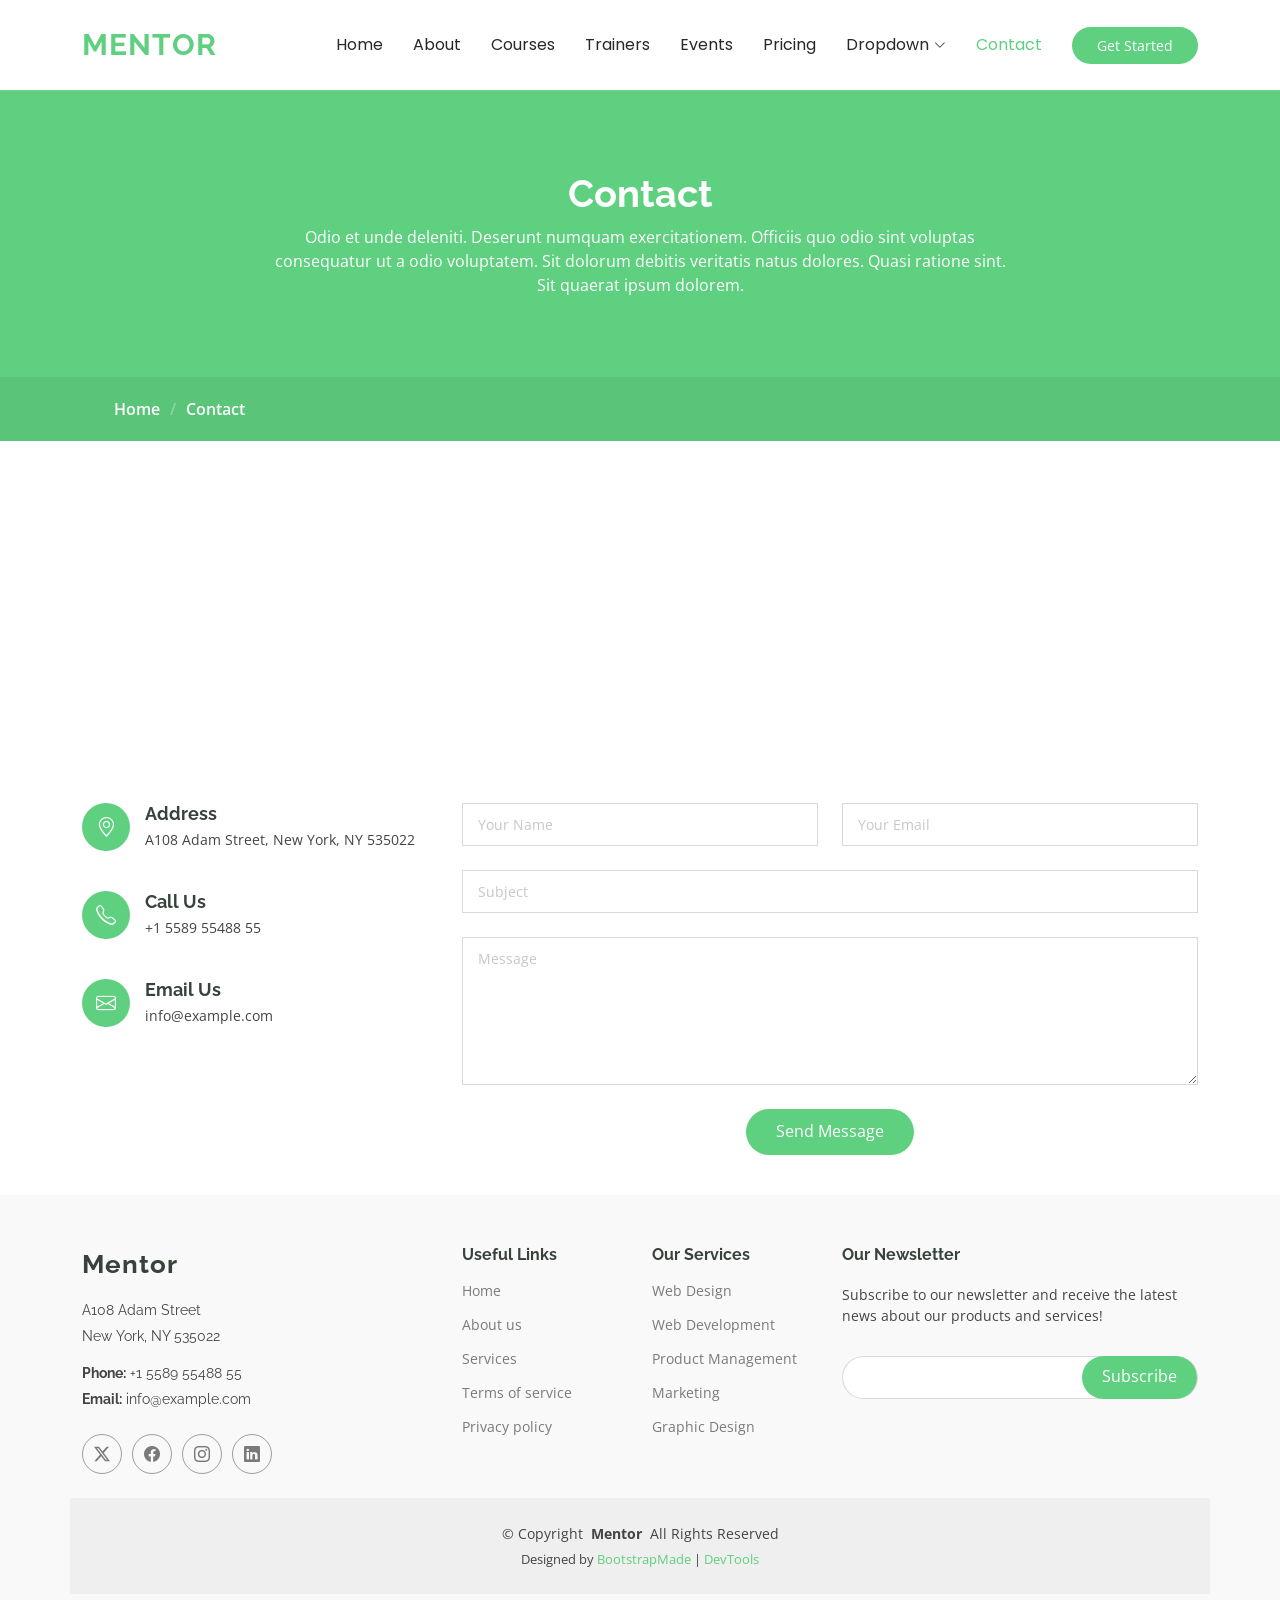
<file: template/contact.html>
<!DOCTYPE html>
<html lang="en">

<head>
  <meta charset="utf-8">
  <meta content="width=device-width, initial-scale=1.0" name="viewport">
  <title>Contact - Mentor Bootstrap Template</title>
  <meta name="description" content="">
  <meta name="keywords" content="">

  <!-- Favicons -->
  <link href="assets/img/favicon.png" rel="icon">
  <link href="assets/img/apple-touch-icon.png" rel="apple-touch-icon">

  <!-- Fonts -->
  <link href="https://fonts.googleapis.com" rel="preconnect">
  <link href="https://fonts.gstatic.com" rel="preconnect" crossorigin>
  <link
    href="https://fonts.googleapis.com/css2?family=Open+Sans:ital,wght@0,300;0,400;0,500;0,600;0,700;0,800;1,300;1,400;1,500;1,600;1,700;1,800&family=Poppins:ital,wght@0,100;0,200;0,300;0,400;0,500;0,600;0,700;0,800;0,900;1,100;1,200;1,300;1,400;1,500;1,600;1,700;1,800;1,900&family=Raleway:ital,wght@0,100;0,200;0,300;0,400;0,500;0,600;0,700;0,800;0,900;1,100;1,200;1,300;1,400;1,500;1,600;1,700;1,800;1,900&display=swap"
    rel="stylesheet">

  <!-- Vendor CSS Files -->
  <link href="assets/vendor/bootstrap/css/bootstrap.min.css" rel="stylesheet">
  <link href="assets/vendor/bootstrap-icons/bootstrap-icons.css" rel="stylesheet">
  <link href="assets/vendor/aos/aos.css" rel="stylesheet">
  <link href="assets/vendor/glightbox/css/glightbox.min.css" rel="stylesheet">
  <link href="assets/vendor/swiper/swiper-bundle.min.css" rel="stylesheet">

  <!-- Main CSS File -->
  <link href="assets/css/main.css" rel="stylesheet">

  <!-- =======================================================
  * Template Name: Mentor
  * Template URL: https://bootstrapmade.com/mentor-free-education-bootstrap-theme/
  * Updated: Jul 07 2025 with Bootstrap v5.3.7
  * Author: BootstrapMade.com
  * License: https://bootstrapmade.com/license/
  ======================================================== -->
</head>

<body class="contact-page">

  <header id="header" class="header d-flex align-items-center sticky-top">
    <div class="container-fluid container-xl position-relative d-flex align-items-center">

      <a href="index.html" class="logo d-flex align-items-center me-auto">
        <!-- Uncomment the line below if you also wish to use an image logo -->
        <!-- <img src="assets/img/logo.webp" alt=""> -->
        <h1 class="sitename">Mentor</h1>
      </a>

      <nav id="navmenu" class="navmenu">
        <ul>
          <li><a href="index.html">Home<br></a></li>
          <li><a href="about.html">About</a></li>
          <li><a href="courses.html">Courses</a></li>
          <li><a href="trainers.html">Trainers</a></li>
          <li><a href="events.html">Events</a></li>
          <li><a href="pricing.html">Pricing</a></li>
          <li class="dropdown"><a href="#"><span>Dropdown</span> <i class="bi bi-chevron-down toggle-dropdown"></i></a>
            <ul>
              <li><a href="#">Dropdown 1</a></li>
              <li class="dropdown"><a href="#"><span>Deep Dropdown</span> <i
                    class="bi bi-chevron-down toggle-dropdown"></i></a>
                <ul>
                  <li><a href="#">Deep Dropdown 1</a></li>
                  <li><a href="#">Deep Dropdown 2</a></li>
                  <li><a href="#">Deep Dropdown 3</a></li>
                  <li><a href="#">Deep Dropdown 4</a></li>
                  <li><a href="#">Deep Dropdown 5</a></li>
                </ul>
              </li>
              <li><a href="#">Dropdown 2</a></li>
              <li><a href="#">Dropdown 3</a></li>
              <li><a href="#">Dropdown 4</a></li>
            </ul>
          </li>
          <li><a href="contact.html" class="active">Contact</a></li>
        </ul>
        <i class="mobile-nav-toggle d-xl-none bi bi-list"></i>
      </nav>

      <a class="btn-getstarted" href="courses.html">Get Started</a>

    </div>
  </header>

  <main class="main">

    <!-- Page Title -->
    <div class="page-title" data-aos="fade">
      <div class="heading">
        <div class="container">
          <div class="row d-flex justify-content-center text-center">
            <div class="col-lg-8">
              <h1>Contact</h1>
              <p class="mb-0">Odio et unde deleniti. Deserunt numquam exercitationem. Officiis quo odio sint voluptas
                consequatur ut a odio voluptatem. Sit dolorum debitis veritatis natus dolores. Quasi ratione sint. Sit
                quaerat ipsum dolorem.</p>
            </div>
          </div>
        </div>
      </div>
      <nav class="breadcrumbs">
        <div class="container">
          <ol>
            <li><a href="index.html">Home</a></li>
            <li class="current">Contact</li>
          </ol>
        </div>
      </nav>
    </div><!-- End Page Title -->

    <!-- Contact Section -->
    <section id="contact" class="contact section">

      <div class="mb-5" data-aos="fade-up" data-aos-delay="200">
        <iframe style="border:0; width: 100%; height: 300px;"
          src="https://www.google.com/maps/embed?pb=!1m14!1m8!1m3!1d48389.78314118045!2d-74.006138!3d40.710059!3m2!1i1024!2i768!4f13.1!3m3!1m2!1s0x89c25a22a3bda30d%3A0xb89d1fe6bc499443!2sDowntown%20Conference%20Center!5e0!3m2!1sen!2sus!4v1676961268712!5m2!1sen!2sus"
          frameborder="0" allowfullscreen="" loading="lazy" referrerpolicy="no-referrer-when-downgrade"></iframe>
      </div><!-- End Google Maps -->

      <div class="container" data-aos="fade-up" data-aos-delay="100">

        <div class="row gy-4">

          <div class="col-lg-4">
            <div class="info-item d-flex" data-aos="fade-up" data-aos-delay="300">
              <i class="bi bi-geo-alt flex-shrink-0"></i>
              <div>
                <h3>Address</h3>
                <p>A108 Adam Street, New York, NY 535022</p>
              </div>
            </div><!-- End Info Item -->

            <div class="info-item d-flex" data-aos="fade-up" data-aos-delay="400">
              <i class="bi bi-telephone flex-shrink-0"></i>
              <div>
                <h3>Call Us</h3>
                <p>+1 5589 55488 55</p>
              </div>
            </div><!-- End Info Item -->

            <div class="info-item d-flex" data-aos="fade-up" data-aos-delay="500">
              <i class="bi bi-envelope flex-shrink-0"></i>
              <div>
                <h3>Email Us</h3>
                <p>info@example.com</p>
              </div>
            </div><!-- End Info Item -->

          </div>

          <div class="col-lg-8">
            <form action="#" method="post" class="email-form" data-aos="fade-up" data-aos-delay="200">
              <div class="row gy-4">

                <div class="col-md-6">
                  <input type="text" name="name" class="form-control" placeholder="Your Name" required="">
                </div>

                <div class="col-md-6 ">
                  <input type="email" class="form-control" name="email" placeholder="Your Email" required="">
                </div>

                <div class="col-md-12">
                  <input type="text" class="form-control" name="subject" placeholder="Subject" required="">
                </div>

                <div class="col-md-12">
                  <textarea class="form-control" name="message" rows="6" placeholder="Message" required=""></textarea>
                </div>

                <div class="col-md-12 text-center">
                  <div class="loading">Loading</div>
                  <div class="error-message"></div>
                  <div class="sent-message">Your message has been sent. Thank you!</div>

                  <button type="submit">Send Message</button>
                </div>

              </div>
            </form>
          </div><!-- End Contact Form -->

        </div>

      </div>

    </section><!-- /Contact Section -->

  </main>

  <footer id="footer" class="footer position-relative light-background">

    <div class="container footer-top">
      <div class="row gy-4">
        <div class="col-lg-4 col-md-6 footer-about">
          <a href="index.html" class="logo d-flex align-items-center">
            <span class="sitename">Mentor</span>
          </a>
          <div class="footer-contact pt-3">
            <p>A108 Adam Street</p>
            <p>New York, NY 535022</p>
            <p class="mt-3"><strong>Phone:</strong> <span>+1 5589 55488 55</span></p>
            <p><strong>Email:</strong> <span>info@example.com</span></p>
          </div>
          <div class="social-links d-flex mt-4">
            <a href=""><i class="bi bi-twitter-x"></i></a>
            <a href=""><i class="bi bi-facebook"></i></a>
            <a href=""><i class="bi bi-instagram"></i></a>
            <a href=""><i class="bi bi-linkedin"></i></a>
          </div>
        </div>

        <div class="col-lg-2 col-md-3 footer-links">
          <h4>Useful Links</h4>
          <ul>
            <li><a href="#">Home</a></li>
            <li><a href="#">About us</a></li>
            <li><a href="#">Services</a></li>
            <li><a href="#">Terms of service</a></li>
            <li><a href="#">Privacy policy</a></li>
          </ul>
        </div>

        <div class="col-lg-2 col-md-3 footer-links">
          <h4>Our Services</h4>
          <ul>
            <li><a href="#">Web Design</a></li>
            <li><a href="#">Web Development</a></li>
            <li><a href="#">Product Management</a></li>
            <li><a href="#">Marketing</a></li>
            <li><a href="#">Graphic Design</a></li>
          </ul>
        </div>

        <div class="col-lg-4 col-md-12 footer-newsletter">
          <h4>Our Newsletter</h4>
          <p>Subscribe to our newsletter and receive the latest news about our products and services!</p>
          <form action="#" method="post" class="email-form">
            <div class="newsletter-form"><input type="email" name="email"><input type="submit" value="Subscribe"></div>
            <div class="loading">Loading</div>
            <div class="error-message"></div>
            <div class="sent-message">Your subscription request has been sent. Thank you!</div>
          </form>
        </div>

      </div>
    </div>

    <div class="container copyright text-center mt-4">
      <p>© <span>Copyright</span> <strong class="px-1 sitename">Mentor</strong> <span>All Rights Reserved</span></p>
      <div class="credits">
        <!-- All the links in the footer should remain intact. -->
        <!-- You can delete the links only if you've purchased the pro version. -->
        <!-- Licensing information: https://bootstrapmade.com/license/ -->
        Designed by <a href="https://bootstrapmade.com/">BootstrapMade</a> | <a
          href="https://bootstrapmade.com/tools/">DevTools</a>
      </div>
    </div>

  </footer>

  <!-- Scroll Top -->
  <a href="#" id="scroll-top" class="scroll-top d-flex align-items-center justify-content-center"><i
      class="bi bi-arrow-up-short"></i></a>

  <!-- Preloader -->
  <div id="preloader"></div>

  <!-- Vendor JS Files -->
  <script src="assets/vendor/bootstrap/js/bootstrap.bundle.min.js"></script>
  <script src="assets/vendor/aos/aos.js"></script>
  <script src="assets/vendor/glightbox/js/glightbox.min.js"></script>
  <script src="assets/vendor/purecounter/purecounter_vanilla.js"></script>
  <script src="assets/vendor/swiper/swiper-bundle.min.js"></script>

  <!-- Main JS File -->
  <script src="assets/js/main.js"></script>

</body>

</html>
</file>
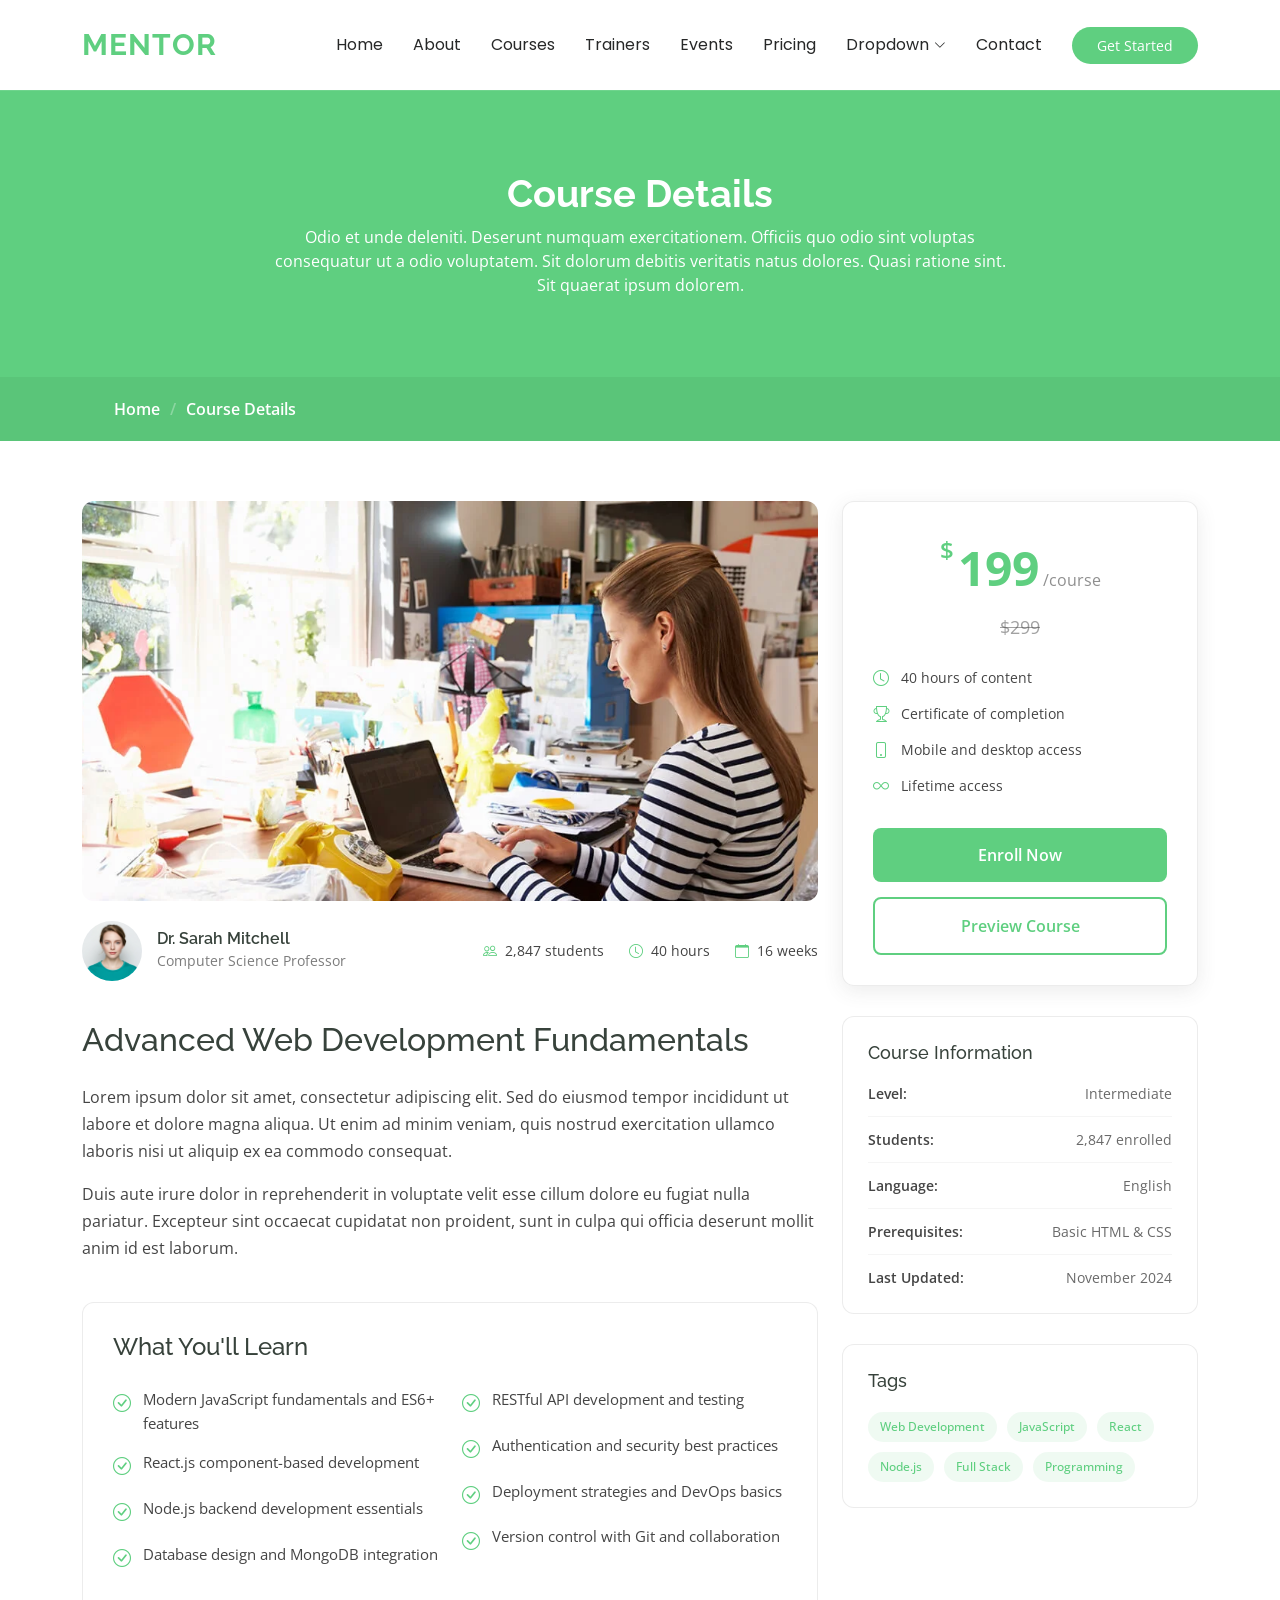
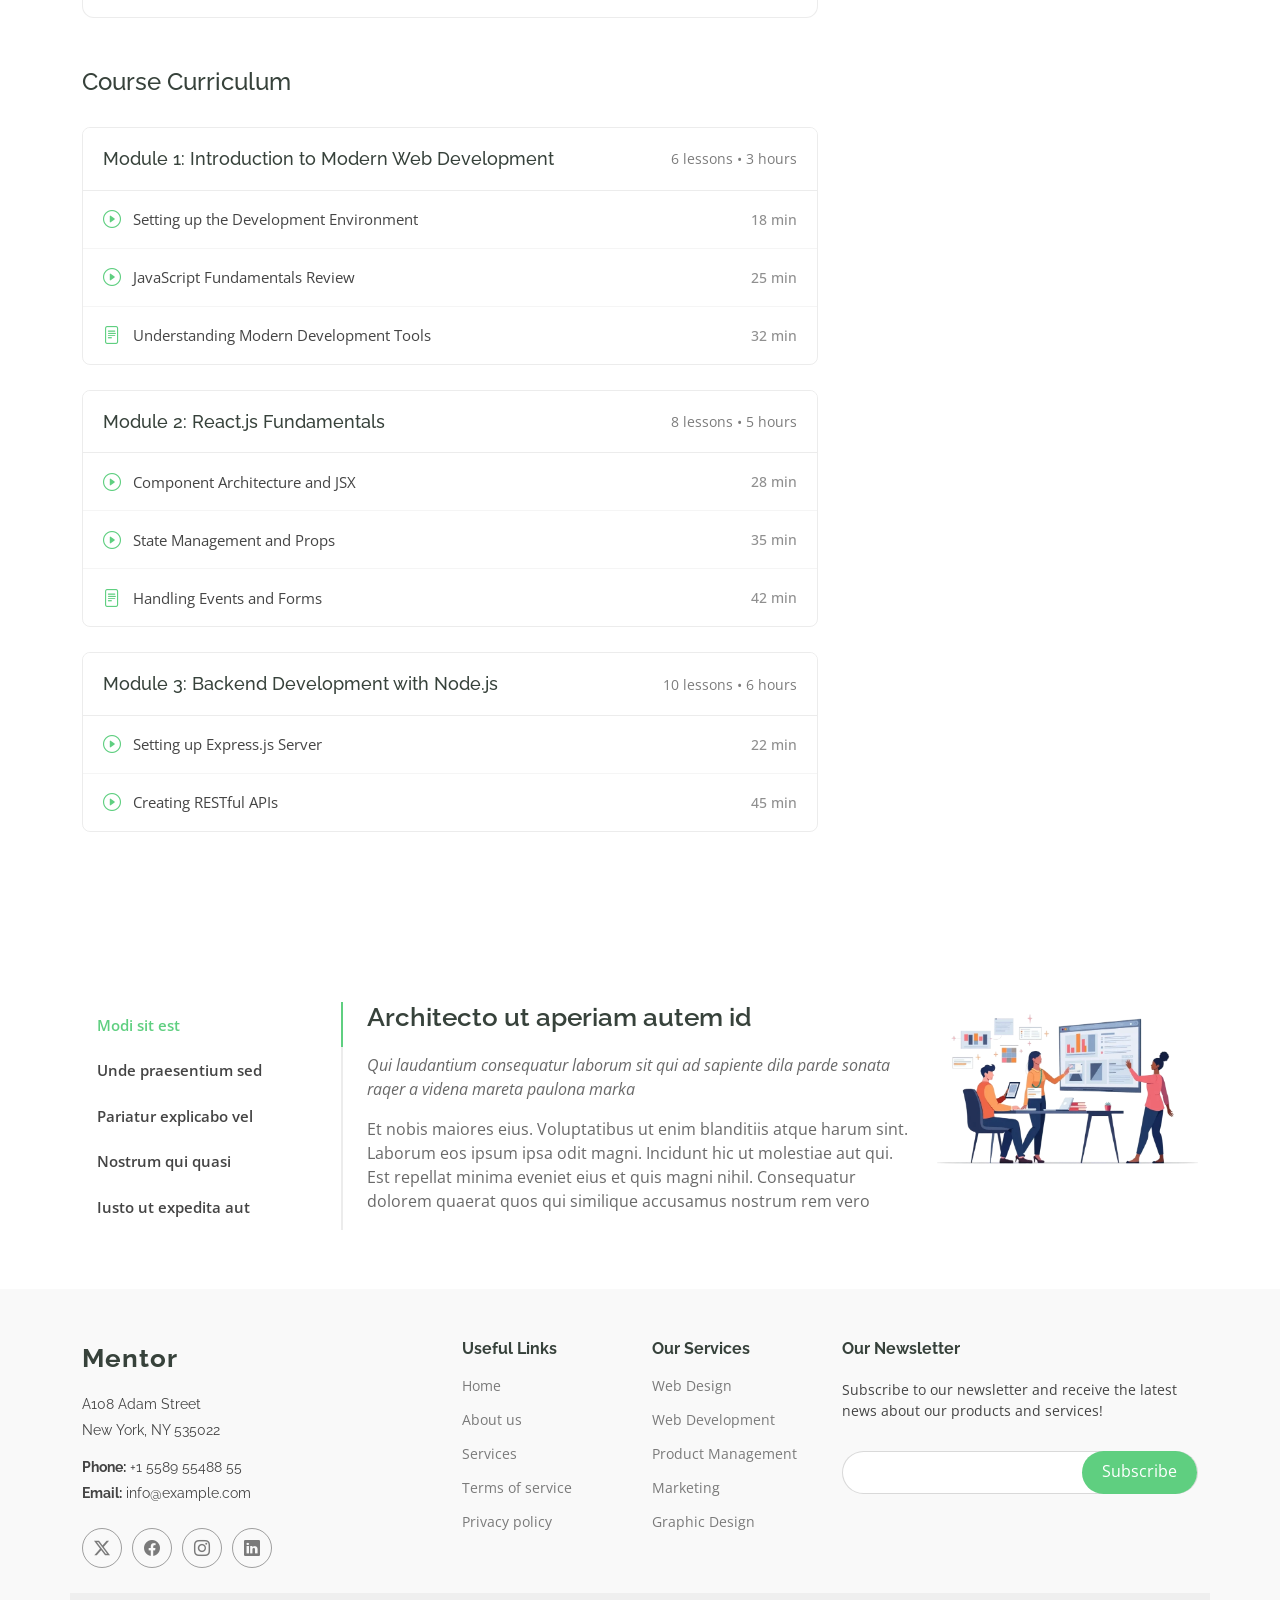
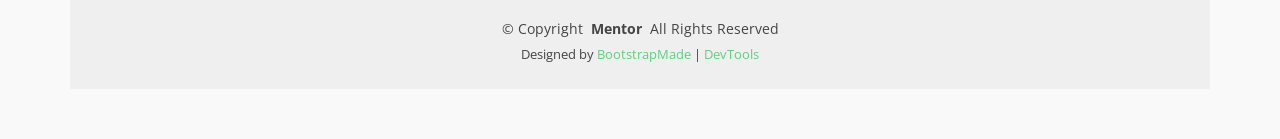
<file: template/course-details.html>
<!DOCTYPE html>
<html lang="en">

<head>
  <meta charset="utf-8">
  <meta content="width=device-width, initial-scale=1.0" name="viewport">
  <title>Course Details - Mentor Bootstrap Template</title>
  <meta name="description" content="">
  <meta name="keywords" content="">

  <!-- Favicons -->
  <link href="assets/img/favicon.png" rel="icon">
  <link href="assets/img/apple-touch-icon.png" rel="apple-touch-icon">

  <!-- Fonts -->
  <link href="https://fonts.googleapis.com" rel="preconnect">
  <link href="https://fonts.gstatic.com" rel="preconnect" crossorigin>
  <link href="https://fonts.googleapis.com/css2?family=Open+Sans:ital,wght@0,300;0,400;0,500;0,600;0,700;0,800;1,300;1,400;1,500;1,600;1,700;1,800&family=Poppins:ital,wght@0,100;0,200;0,300;0,400;0,500;0,600;0,700;0,800;0,900;1,100;1,200;1,300;1,400;1,500;1,600;1,700;1,800;1,900&family=Raleway:ital,wght@0,100;0,200;0,300;0,400;0,500;0,600;0,700;0,800;0,900;1,100;1,200;1,300;1,400;1,500;1,600;1,700;1,800;1,900&display=swap" rel="stylesheet">

  <!-- Vendor CSS Files -->
  <link href="assets/vendor/bootstrap/css/bootstrap.min.css" rel="stylesheet">
  <link href="assets/vendor/bootstrap-icons/bootstrap-icons.css" rel="stylesheet">
  <link href="assets/vendor/aos/aos.css" rel="stylesheet">
  <link href="assets/vendor/glightbox/css/glightbox.min.css" rel="stylesheet">
  <link href="assets/vendor/swiper/swiper-bundle.min.css" rel="stylesheet">

  <!-- Main CSS File -->
  <link href="assets/css/main.css" rel="stylesheet">

  <!-- =======================================================
  * Template Name: Mentor
  * Template URL: https://bootstrapmade.com/mentor-free-education-bootstrap-theme/
  * Updated: Jul 07 2025 with Bootstrap v5.3.7
  * Author: BootstrapMade.com
  * License: https://bootstrapmade.com/license/
  ======================================================== -->
</head>

<body class="course-details-page">

  <header id="header" class="header d-flex align-items-center sticky-top">
    <div class="container-fluid container-xl position-relative d-flex align-items-center">

      <a href="index.html" class="logo d-flex align-items-center me-auto">
        <!-- Uncomment the line below if you also wish to use an image logo -->
        <!-- <img src="assets/img/logo.webp" alt=""> -->
        <h1 class="sitename">Mentor</h1>
      </a>

      <nav id="navmenu" class="navmenu">
        <ul>
          <li><a href="index.html">Home<br></a></li>
          <li><a href="about.html">About</a></li>
          <li><a href="courses.html">Courses</a></li>
          <li><a href="trainers.html">Trainers</a></li>
          <li><a href="events.html">Events</a></li>
          <li><a href="pricing.html">Pricing</a></li>
          <li class="dropdown"><a href="#"><span>Dropdown</span> <i class="bi bi-chevron-down toggle-dropdown"></i></a>
            <ul>
              <li><a href="#">Dropdown 1</a></li>
              <li class="dropdown"><a href="#"><span>Deep Dropdown</span> <i class="bi bi-chevron-down toggle-dropdown"></i></a>
                <ul>
                  <li><a href="#">Deep Dropdown 1</a></li>
                  <li><a href="#">Deep Dropdown 2</a></li>
                  <li><a href="#">Deep Dropdown 3</a></li>
                  <li><a href="#">Deep Dropdown 4</a></li>
                  <li><a href="#">Deep Dropdown 5</a></li>
                </ul>
              </li>
              <li><a href="#">Dropdown 2</a></li>
              <li><a href="#">Dropdown 3</a></li>
              <li><a href="#">Dropdown 4</a></li>
            </ul>
          </li>
          <li><a href="contact.html">Contact</a></li>
        </ul>
        <i class="mobile-nav-toggle d-xl-none bi bi-list"></i>
      </nav>

      <a class="btn-getstarted" href="courses.html">Get Started</a>

    </div>
  </header>

  <main class="main">

    <!-- Page Title -->
    <div class="page-title" data-aos="fade">
      <div class="heading">
        <div class="container">
          <div class="row d-flex justify-content-center text-center">
            <div class="col-lg-8">
              <h1>Course Details</h1>
              <p class="mb-0">Odio et unde deleniti. Deserunt numquam exercitationem. Officiis quo odio sint voluptas consequatur ut a odio voluptatem. Sit dolorum debitis veritatis natus dolores. Quasi ratione sint. Sit quaerat ipsum dolorem.</p>
            </div>
          </div>
        </div>
      </div>
      <nav class="breadcrumbs">
        <div class="container">
          <ol>
            <li><a href="index.html">Home</a></li>
            <li class="current">Course Details</li>
          </ol>
        </div>
      </nav>
    </div><!-- End Page Title -->

    <!-- Course Details Section -->
    <section id="course-details" class="course-details section">

      <div class="container" data-aos="fade-up" data-aos-delay="100">

        <div class="row">
          <div class="col-lg-8">

            <!-- Course Header -->
            <div class="course-header" data-aos="fade-up" data-aos-delay="200">
              <div class="course-image">
                <img src="assets/img/course/course-details-1.webp" alt="Course Image" class="img-fluid">
              </div>
              <div class="course-meta">
                <div class="instructor">
                  <img src="assets/img/person/person-f-3.webp" alt="Instructor" class="instructor-avatar">
                  <div class="instructor-info">
                    <h6>Dr. Sarah Mitchell</h6>
                    <span>Computer Science Professor</span>
                  </div>
                </div>
                <div class="course-stats">
                  <div class="stat-item">
                    <i class="bi bi-people"></i>
                    <span>2,847 students</span>
                  </div>
                  <div class="stat-item">
                    <i class="bi bi-clock"></i>
                    <span>40 hours</span>
                  </div>
                  <div class="stat-item">
                    <i class="bi bi-calendar"></i>
                    <span>16 weeks</span>
                  </div>
                </div>
              </div>
            </div><!-- End Course Header -->

            <!-- Course Content -->
            <div class="course-content" data-aos="fade-up" data-aos-delay="300">
              <h2>Advanced Web Development Fundamentals</h2>

              <div class="course-description">
                <p>Lorem ipsum dolor sit amet, consectetur adipiscing elit. Sed do eiusmod tempor incididunt ut labore et dolore magna aliqua. Ut enim ad minim veniam, quis nostrud exercitation ullamco laboris nisi ut aliquip ex ea commodo consequat.</p>

                <p>Duis aute irure dolor in reprehenderit in voluptate velit esse cillum dolore eu fugiat nulla pariatur. Excepteur sint occaecat cupidatat non proident, sunt in culpa qui officia deserunt mollit anim id est laborum.</p>
              </div>

              <div class="what-you-learn">
                <h3>What You'll Learn</h3>
                <div class="row">
                  <div class="col-md-6">
                    <ul class="learn-list">
                      <li><i class="bi bi-check-circle"></i>Modern JavaScript fundamentals and ES6+ features</li>
                      <li><i class="bi bi-check-circle"></i>React.js component-based development</li>
                      <li><i class="bi bi-check-circle"></i>Node.js backend development essentials</li>
                      <li><i class="bi bi-check-circle"></i>Database design and MongoDB integration</li>
                    </ul>
                  </div>
                  <div class="col-md-6">
                    <ul class="learn-list">
                      <li><i class="bi bi-check-circle"></i>RESTful API development and testing</li>
                      <li><i class="bi bi-check-circle"></i>Authentication and security best practices</li>
                      <li><i class="bi bi-check-circle"></i>Deployment strategies and DevOps basics</li>
                      <li><i class="bi bi-check-circle"></i>Version control with Git and collaboration</li>
                    </ul>
                  </div>
                </div>
              </div>

            </div><!-- End Course Content -->

            <!-- Course Curriculum -->
            <div class="course-curriculum" data-aos="fade-up" data-aos-delay="400">
              <h3>Course Curriculum</h3>

              <div class="curriculum-section">
                <div class="section-header">
                  <h4>Module 1: Introduction to Modern Web Development</h4>
                  <span class="lessons-count">6 lessons • 3 hours</span>
                </div>
                <div class="lessons">
                  <div class="lesson-item">
                    <div class="lesson-info">
                      <i class="bi bi-play-circle"></i>
                      <span>Setting up the Development Environment</span>
                    </div>
                    <span class="lesson-duration">18 min</span>
                  </div>
                  <div class="lesson-item">
                    <div class="lesson-info">
                      <i class="bi bi-play-circle"></i>
                      <span>JavaScript Fundamentals Review</span>
                    </div>
                    <span class="lesson-duration">25 min</span>
                  </div>
                  <div class="lesson-item">
                    <div class="lesson-info">
                      <i class="bi bi-file-text"></i>
                      <span>Understanding Modern Development Tools</span>
                    </div>
                    <span class="lesson-duration">32 min</span>
                  </div>
                </div>
              </div>

              <div class="curriculum-section">
                <div class="section-header">
                  <h4>Module 2: React.js Fundamentals</h4>
                  <span class="lessons-count">8 lessons • 5 hours</span>
                </div>
                <div class="lessons">
                  <div class="lesson-item">
                    <div class="lesson-info">
                      <i class="bi bi-play-circle"></i>
                      <span>Component Architecture and JSX</span>
                    </div>
                    <span class="lesson-duration">28 min</span>
                  </div>
                  <div class="lesson-item">
                    <div class="lesson-info">
                      <i class="bi bi-play-circle"></i>
                      <span>State Management and Props</span>
                    </div>
                    <span class="lesson-duration">35 min</span>
                  </div>
                  <div class="lesson-item">
                    <div class="lesson-info">
                      <i class="bi bi-file-text"></i>
                      <span>Handling Events and Forms</span>
                    </div>
                    <span class="lesson-duration">42 min</span>
                  </div>
                </div>
              </div>

              <div class="curriculum-section">
                <div class="section-header">
                  <h4>Module 3: Backend Development with Node.js</h4>
                  <span class="lessons-count">10 lessons • 6 hours</span>
                </div>
                <div class="lessons">
                  <div class="lesson-item">
                    <div class="lesson-info">
                      <i class="bi bi-play-circle"></i>
                      <span>Setting up Express.js Server</span>
                    </div>
                    <span class="lesson-duration">22 min</span>
                  </div>
                  <div class="lesson-item">
                    <div class="lesson-info">
                      <i class="bi bi-play-circle"></i>
                      <span>Creating RESTful APIs</span>
                    </div>
                    <span class="lesson-duration">45 min</span>
                  </div>
                </div>
              </div>

            </div><!-- End Course Curriculum -->

          </div>

          <div class="col-lg-4">

            <!-- Course Sidebar -->
            <div class="course-sidebar" data-aos="fade-up" data-aos-delay="200">

              <!-- Pricing Card -->
              <div class="pricing-card">
                <div class="price">
                  <span class="currency">$</span>
                  <span class="amount">199</span>
                  <span class="period">/course</span>
                </div>
                <div class="original-price">$299</div>

                <div class="course-features">
                  <div class="feature">
                    <i class="bi bi-clock"></i>
                    <span>40 hours of content</span>
                  </div>
                  <div class="feature">
                    <i class="bi bi-trophy"></i>
                    <span>Certificate of completion</span>
                  </div>
                  <div class="feature">
                    <i class="bi bi-phone"></i>
                    <span>Mobile and desktop access</span>
                  </div>
                  <div class="feature">
                    <i class="bi bi-infinity"></i>
                    <span>Lifetime access</span>
                  </div>
                </div>

                <button class="btn-enroll">Enroll Now</button>
                <button class="btn-preview">Preview Course</button>
              </div><!-- End Pricing Card -->

              <!-- Course Info -->
              <div class="course-info-card">
                <h4>Course Information</h4>
                <div class="info-item">
                  <span class="label">Level:</span>
                  <span class="value">Intermediate</span>
                </div>
                <div class="info-item">
                  <span class="label">Students:</span>
                  <span class="value">2,847 enrolled</span>
                </div>
                <div class="info-item">
                  <span class="label">Language:</span>
                  <span class="value">English</span>
                </div>
                <div class="info-item">
                  <span class="label">Prerequisites:</span>
                  <span class="value">Basic HTML &amp; CSS</span>
                </div>
                <div class="info-item">
                  <span class="label">Last Updated:</span>
                  <span class="value">November 2024</span>
                </div>
              </div><!-- End Course Info -->

              <!-- Tags -->
              <div class="course-tags">
                <h4>Tags</h4>
                <div class="tags-list">
                  <span class="tag">Web Development</span>
                  <span class="tag">JavaScript</span>
                  <span class="tag">React</span>
                  <span class="tag">Node.js</span>
                  <span class="tag">Full Stack</span>
                  <span class="tag">Programming</span>
                </div>
              </div><!-- End Tags -->

            </div><!-- End Course Sidebar -->

          </div>

        </div>

      </div>

    </section><!-- /Course Details Section -->

    <!-- Tabs Section -->
    <section id="tabs" class="tabs section">

      <div class="container" data-aos="fade-up" data-aos-delay="100">

        <div class="row">
          <div class="col-lg-3">
            <ul class="nav nav-tabs flex-column">
              <li class="nav-item">
                <a class="nav-link active show" data-bs-toggle="tab" href="#tab-1">Modi sit est</a>
              </li>
              <li class="nav-item">
                <a class="nav-link" data-bs-toggle="tab" href="#tab-2">Unde praesentium sed</a>
              </li>
              <li class="nav-item">
                <a class="nav-link" data-bs-toggle="tab" href="#tab-3">Pariatur explicabo vel</a>
              </li>
              <li class="nav-item">
                <a class="nav-link" data-bs-toggle="tab" href="#tab-4">Nostrum qui quasi</a>
              </li>
              <li class="nav-item">
                <a class="nav-link" data-bs-toggle="tab" href="#tab-5">Iusto ut expedita aut</a>
              </li>
            </ul>
          </div>
          <div class="col-lg-9 mt-4 mt-lg-0">
            <div class="tab-content">
              <div class="tab-pane active show" id="tab-1">
                <div class="row">
                  <div class="col-lg-8 details order-2 order-lg-1">
                    <h3>Architecto ut aperiam autem id</h3>
                    <p class="fst-italic">Qui laudantium consequatur laborum sit qui ad sapiente dila parde sonata raqer a videna mareta paulona marka</p>
                    <p>Et nobis maiores eius. Voluptatibus ut enim blanditiis atque harum sint. Laborum eos ipsum ipsa odit magni. Incidunt hic ut molestiae aut qui. Est repellat minima eveniet eius et quis magni nihil. Consequatur dolorem quaerat quos qui similique accusamus nostrum rem vero</p>
                  </div>
                  <div class="col-lg-4 text-center order-1 order-lg-2">
                    <img src="assets/img/illustration/illustration-13.webp" alt="" class="img-fluid">
                  </div>
                </div>
              </div>
              <div class="tab-pane" id="tab-2">
                <div class="row">
                  <div class="col-lg-8 details order-2 order-lg-1">
                    <h3>Et blanditiis nemo veritatis excepturi</h3>
                    <p class="fst-italic">Qui laudantium consequatur laborum sit qui ad sapiente dila parde sonata raqer a videna mareta paulona marka</p>
                    <p>Ea ipsum voluptatem consequatur quis est. Illum error ullam omnis quia et reiciendis sunt sunt est. Non aliquid repellendus itaque accusamus eius et velit ipsa voluptates. Optio nesciunt eaque beatae accusamus lerode pakto madirna desera vafle de nideran pal</p>
                  </div>
                  <div class="col-lg-4 text-center order-1 order-lg-2">
                    <img src="assets/img/illustration/illustration-11.webp" alt="" class="img-fluid">
                  </div>
                </div>
              </div>
              <div class="tab-pane" id="tab-3">
                <div class="row">
                  <div class="col-lg-8 details order-2 order-lg-1">
                    <h3>Impedit facilis occaecati odio neque aperiam sit</h3>
                    <p class="fst-italic">Eos voluptatibus quo. Odio similique illum id quidem non enim fuga. Qui natus non sunt dicta dolor et. In asperiores velit quaerat perferendis aut</p>
                    <p>Iure officiis odit rerum. Harum sequi eum illum corrupti culpa veritatis quisquam. Neque necessitatibus illo rerum eum ut. Commodi ipsam minima molestiae sed laboriosam a iste odio. Earum odit nesciunt fugiat sit ullam. Soluta et harum voluptatem optio quae</p>
                  </div>
                  <div class="col-lg-4 text-center order-1 order-lg-2">
                    <img src="assets/img/illustration/illustration-14.webp" alt="" class="img-fluid">
                  </div>
                </div>
              </div>
              <div class="tab-pane" id="tab-4">
                <div class="row">
                  <div class="col-lg-8 details order-2 order-lg-1">
                    <h3>Fuga dolores inventore laboriosam ut est accusamus laboriosam dolore</h3>
                    <p class="fst-italic">Totam aperiam accusamus. Repellat consequuntur iure voluptas iure porro quis delectus</p>
                    <p>Eaque consequuntur consequuntur libero expedita in voluptas. Nostrum ipsam necessitatibus aliquam fugiat debitis quis velit. Eum ex maxime error in consequatur corporis atque. Eligendi asperiores sed qui veritatis aperiam quia a laborum inventore</p>
                  </div>
                  <div class="col-lg-4 text-center order-1 order-lg-2">
                    <img src="assets/img/illustration/illustration-12.webp" alt="" class="img-fluid">
                  </div>
                </div>
              </div>
              <div class="tab-pane" id="tab-5">
                <div class="row">
                  <div class="col-lg-8 details order-2 order-lg-1">
                    <h3>Est eveniet ipsam sindera pad rone matrelat sando reda</h3>
                    <p class="fst-italic">Omnis blanditiis saepe eos autem qui sunt debitis porro quia.</p>
                    <p>Exercitationem nostrum omnis. Ut reiciendis repudiandae minus. Omnis recusandae ut non quam ut quod eius qui. Ipsum quia odit vero atque qui quibusdam amet. Occaecati sed est sint aut vitae molestiae voluptate vel</p>
                  </div>
                  <div class="col-lg-4 text-center order-1 order-lg-2">
                    <img src="assets/img/illustration/illustration-10.webp" alt="" class="img-fluid">
                  </div>
                </div>
              </div>
            </div>
          </div>
        </div>

      </div>

    </section><!-- /Tabs Section -->

  </main>

  <footer id="footer" class="footer position-relative light-background">

    <div class="container footer-top">
      <div class="row gy-4">
        <div class="col-lg-4 col-md-6 footer-about">
          <a href="index.html" class="logo d-flex align-items-center">
            <span class="sitename">Mentor</span>
          </a>
          <div class="footer-contact pt-3">
            <p>A108 Adam Street</p>
            <p>New York, NY 535022</p>
            <p class="mt-3"><strong>Phone:</strong> <span>+1 5589 55488 55</span></p>
            <p><strong>Email:</strong> <span>info@example.com</span></p>
          </div>
          <div class="social-links d-flex mt-4">
            <a href=""><i class="bi bi-twitter-x"></i></a>
            <a href=""><i class="bi bi-facebook"></i></a>
            <a href=""><i class="bi bi-instagram"></i></a>
            <a href=""><i class="bi bi-linkedin"></i></a>
          </div>
        </div>

        <div class="col-lg-2 col-md-3 footer-links">
          <h4>Useful Links</h4>
          <ul>
            <li><a href="#">Home</a></li>
            <li><a href="#">About us</a></li>
            <li><a href="#">Services</a></li>
            <li><a href="#">Terms of service</a></li>
            <li><a href="#">Privacy policy</a></li>
          </ul>
        </div>

        <div class="col-lg-2 col-md-3 footer-links">
          <h4>Our Services</h4>
          <ul>
            <li><a href="#">Web Design</a></li>
            <li><a href="#">Web Development</a></li>
            <li><a href="#">Product Management</a></li>
            <li><a href="#">Marketing</a></li>
            <li><a href="#">Graphic Design</a></li>
          </ul>
        </div>

        <div class="col-lg-4 col-md-12 footer-newsletter">
          <h4>Our Newsletter</h4>
          <p>Subscribe to our newsletter and receive the latest news about our products and services!</p>
          <form action="#" method="post" class="email-form">
            <div class="newsletter-form"><input type="email" name="email"><input type="submit" value="Subscribe"></div>
            <div class="loading">Loading</div>
            <div class="error-message"></div>
            <div class="sent-message">Your subscription request has been sent. Thank you!</div>
          </form>
        </div>

      </div>
    </div>

    <div class="container copyright text-center mt-4">
      <p>© <span>Copyright</span> <strong class="px-1 sitename">Mentor</strong> <span>All Rights Reserved</span></p>
      <div class="credits">
        <!-- All the links in the footer should remain intact. -->
        <!-- You can delete the links only if you've purchased the pro version. -->
        <!-- Licensing information: https://bootstrapmade.com/license/ -->
        Designed by <a href="https://bootstrapmade.com/">BootstrapMade</a> | <a href="https://bootstrapmade.com/tools/">DevTools</a>
      </div>
    </div>

  </footer>

  <!-- Scroll Top -->
  <a href="#" id="scroll-top" class="scroll-top d-flex align-items-center justify-content-center"><i class="bi bi-arrow-up-short"></i></a>

  <!-- Preloader -->
  <div id="preloader"></div>

  <!-- Vendor JS Files -->
  <script src="assets/vendor/bootstrap/js/bootstrap.bundle.min.js"></script>
  <script src="assets/vendor/aos/aos.js"></script>
  <script src="assets/vendor/glightbox/js/glightbox.min.js"></script>
  <script src="assets/vendor/purecounter/purecounter_vanilla.js"></script>
  <script src="assets/vendor/swiper/swiper-bundle.min.js"></script>

  <!-- Main JS File -->
  <script src="assets/js/main.js"></script>

</body>

</html>
</file>
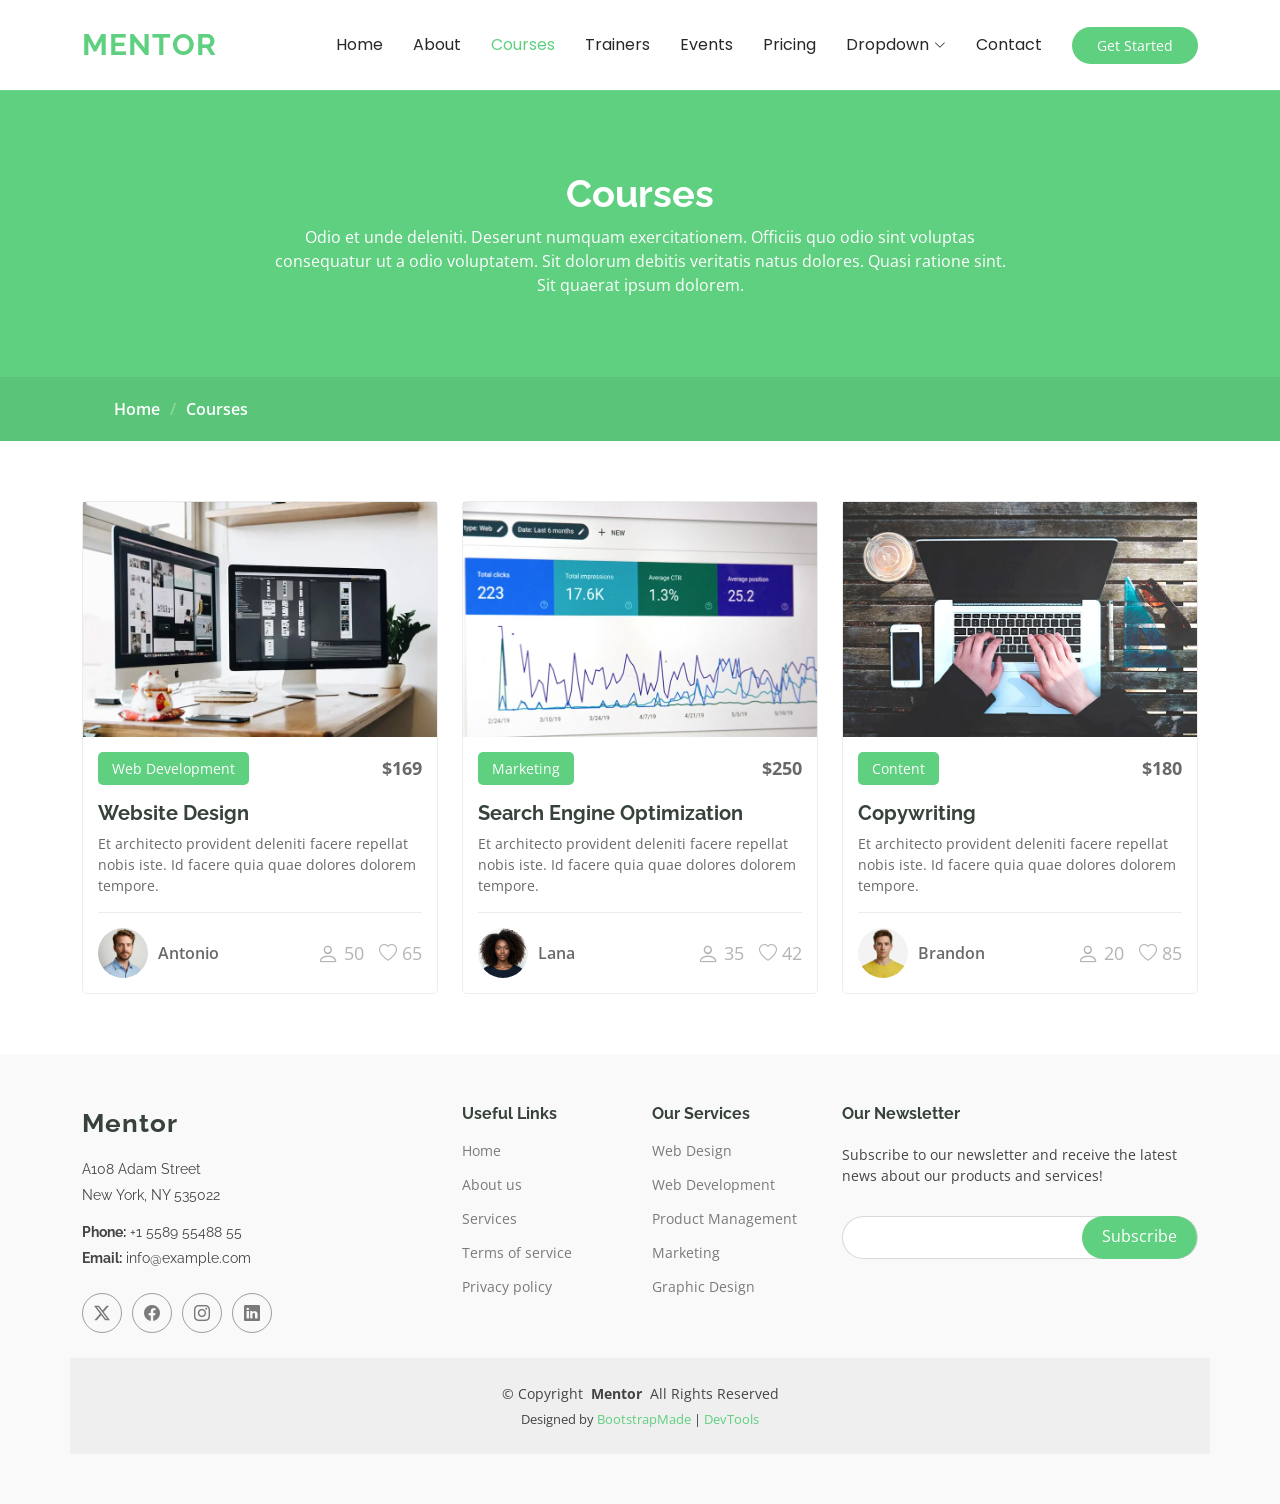
<file: template/courses.html>
<!DOCTYPE html>
<html lang="en">

<head>
  <meta charset="utf-8">
  <meta content="width=device-width, initial-scale=1.0" name="viewport">
  <title>Courses - Mentor Bootstrap Template</title>
  <meta name="description" content="">
  <meta name="keywords" content="">

  <!-- Favicons -->
  <link href="assets/img/favicon.png" rel="icon">
  <link href="assets/img/apple-touch-icon.png" rel="apple-touch-icon">

  <!-- Fonts -->
  <link href="https://fonts.googleapis.com" rel="preconnect">
  <link href="https://fonts.gstatic.com" rel="preconnect" crossorigin>
  <link
    href="https://fonts.googleapis.com/css2?family=Open+Sans:ital,wght@0,300;0,400;0,500;0,600;0,700;0,800;1,300;1,400;1,500;1,600;1,700;1,800&family=Poppins:ital,wght@0,100;0,200;0,300;0,400;0,500;0,600;0,700;0,800;0,900;1,100;1,200;1,300;1,400;1,500;1,600;1,700;1,800;1,900&family=Raleway:ital,wght@0,100;0,200;0,300;0,400;0,500;0,600;0,700;0,800;0,900;1,100;1,200;1,300;1,400;1,500;1,600;1,700;1,800;1,900&display=swap"
    rel="stylesheet">

  <!-- Vendor CSS Files -->
  <link href="assets/vendor/bootstrap/css/bootstrap.min.css" rel="stylesheet">
  <link href="assets/vendor/bootstrap-icons/bootstrap-icons.css" rel="stylesheet">
  <link href="assets/vendor/aos/aos.css" rel="stylesheet">
  <link href="assets/vendor/glightbox/css/glightbox.min.css" rel="stylesheet">
  <link href="assets/vendor/swiper/swiper-bundle.min.css" rel="stylesheet">

  <!-- Main CSS File -->
  <link href="assets/css/main.css" rel="stylesheet">

  <!-- =======================================================
  * Template Name: Mentor
  * Template URL: https://bootstrapmade.com/mentor-free-education-bootstrap-theme/
  * Updated: Jul 07 2025 with Bootstrap v5.3.7
  * Author: BootstrapMade.com
  * License: https://bootstrapmade.com/license/
  ======================================================== -->
</head>

<body class="courses-page">

  <header id="header" class="header d-flex align-items-center sticky-top">
    <div class="container-fluid container-xl position-relative d-flex align-items-center">

      <a href="index.html" class="logo d-flex align-items-center me-auto">
        <!-- Uncomment the line below if you also wish to use an image logo -->
        <!-- <img src="assets/img/logo.webp" alt=""> -->
        <h1 class="sitename">Mentor</h1>
      </a>

      <nav id="navmenu" class="navmenu">
        <ul>
          <li><a href="index.html">Home<br></a></li>
          <li><a href="about.html">About</a></li>
          <li><a href="courses.html" class="active">Courses</a></li>
          <li><a href="trainers.html">Trainers</a></li>
          <li><a href="events.html">Events</a></li>
          <li><a href="pricing.html">Pricing</a></li>
          <li class="dropdown"><a href="#"><span>Dropdown</span> <i class="bi bi-chevron-down toggle-dropdown"></i></a>
            <ul>
              <li><a href="#">Dropdown 1</a></li>
              <li class="dropdown"><a href="#"><span>Deep Dropdown</span> <i
                    class="bi bi-chevron-down toggle-dropdown"></i></a>
                <ul>
                  <li><a href="#">Deep Dropdown 1</a></li>
                  <li><a href="#">Deep Dropdown 2</a></li>
                  <li><a href="#">Deep Dropdown 3</a></li>
                  <li><a href="#">Deep Dropdown 4</a></li>
                  <li><a href="#">Deep Dropdown 5</a></li>
                </ul>
              </li>
              <li><a href="#">Dropdown 2</a></li>
              <li><a href="#">Dropdown 3</a></li>
              <li><a href="#">Dropdown 4</a></li>
            </ul>
          </li>
          <li><a href="contact.html">Contact</a></li>
        </ul>
        <i class="mobile-nav-toggle d-xl-none bi bi-list"></i>
      </nav>

      <a class="btn-getstarted" href="courses.html">Get Started</a>

    </div>
  </header>

  <main class="main">

    <!-- Page Title -->
    <div class="page-title" data-aos="fade">
      <div class="heading">
        <div class="container">
          <div class="row d-flex justify-content-center text-center">
            <div class="col-lg-8">
              <h1>Courses</h1>
              <p class="mb-0">Odio et unde deleniti. Deserunt numquam exercitationem. Officiis quo odio sint voluptas
                consequatur ut a odio voluptatem. Sit dolorum debitis veritatis natus dolores. Quasi ratione sint. Sit
                quaerat ipsum dolorem.</p>
            </div>
          </div>
        </div>
      </div>
      <nav class="breadcrumbs">
        <div class="container">
          <ol>
            <li><a href="index.html">Home</a></li>
            <li class="current">Courses</li>
          </ol>
        </div>
      </nav>
    </div><!-- End Page Title -->

    <!-- Courses Section -->
    <section id="courses" class="courses section">

      <div class="container">

        <div class="row">

          <div class="col-lg-4 col-md-6 d-flex align-items-stretch" data-aos="zoom-in" data-aos-delay="100">
            <div class="course-item">
              <img src="assets/img/course/course-1.webp" class="img-fluid" alt="...">
              <div class="course-content">
                <div class="d-flex justify-content-between align-items-center mb-3">
                  <p class="category">Web Development</p>
                  <p class="price">$169</p>
                </div>

                <h3><a href="course-details.html">Website Design</a></h3>
                <p class="description">Et architecto provident deleniti facere repellat nobis iste. Id facere quia quae
                  dolores dolorem tempore.</p>
                <div class="trainer d-flex justify-content-between align-items-center">
                  <div class="trainer-profile d-flex align-items-center">
                    <img src="assets/img/person/person-m-7.webp" class="img-fluid" alt="">
                    <a href="" class="trainer-link">Antonio</a>
                  </div>
                  <div class="trainer-rank d-flex align-items-center">
                    <i class="bi bi-person user-icon"></i>&nbsp;50
                    &nbsp;&nbsp;
                    <i class="bi bi-heart heart-icon"></i>&nbsp;65
                  </div>
                </div>
              </div>
            </div>
          </div> <!-- End Course Item-->

          <div class="col-lg-4 col-md-6 d-flex align-items-stretch mt-4 mt-md-0" data-aos="zoom-in"
            data-aos-delay="200">
            <div class="course-item">
              <img src="assets/img/course/course-2.webp" class="img-fluid" alt="...">
              <div class="course-content">
                <div class="d-flex justify-content-between align-items-center mb-3">
                  <p class="category">Marketing</p>
                  <p class="price">$250</p>
                </div>

                <h3><a href="course-details.html">Search Engine Optimization</a></h3>
                <p class="description">Et architecto provident deleniti facere repellat nobis iste. Id facere quia quae
                  dolores dolorem tempore.</p>
                <div class="trainer d-flex justify-content-between align-items-center">
                  <div class="trainer-profile d-flex align-items-center">
                    <img src="assets/img/person/person-f-14.webp" class="img-fluid" alt="">
                    <a href="" class="trainer-link">Lana</a>
                  </div>
                  <div class="trainer-rank d-flex align-items-center">
                    <i class="bi bi-person user-icon"></i>&nbsp;35
                    &nbsp;&nbsp;
                    <i class="bi bi-heart heart-icon"></i>&nbsp;42
                  </div>
                </div>
              </div>
            </div>
          </div> <!-- End Course Item-->

          <div class="col-lg-4 col-md-6 d-flex align-items-stretch mt-4 mt-lg-0" data-aos="zoom-in"
            data-aos-delay="300">
            <div class="course-item">
              <img src="assets/img/course/course-3.webp" class="img-fluid" alt="...">
              <div class="course-content">
                <div class="d-flex justify-content-between align-items-center mb-3">
                  <p class="category">Content</p>
                  <p class="price">$180</p>
                </div>

                <h3><a href="course-details.html">Copywriting</a></h3>
                <p class="description">Et architecto provident deleniti facere repellat nobis iste. Id facere quia quae
                  dolores dolorem tempore.</p>
                <div class="trainer d-flex justify-content-between align-items-center">
                  <div class="trainer-profile d-flex align-items-center">
                    <img src="assets/img/person/person-m-12.webp" class="img-fluid" alt="">
                    <a href="" class="trainer-link">Brandon</a>
                  </div>
                  <div class="trainer-rank d-flex align-items-center">
                    <i class="bi bi-person user-icon"></i>&nbsp;20
                    &nbsp;&nbsp;
                    <i class="bi bi-heart heart-icon"></i>&nbsp;85
                  </div>
                </div>
              </div>
            </div>
          </div> <!-- End Course Item-->

        </div>

      </div>

    </section><!-- /Courses Section -->

  </main>

  <footer id="footer" class="footer position-relative light-background">

    <div class="container footer-top">
      <div class="row gy-4">
        <div class="col-lg-4 col-md-6 footer-about">
          <a href="index.html" class="logo d-flex align-items-center">
            <span class="sitename">Mentor</span>
          </a>
          <div class="footer-contact pt-3">
            <p>A108 Adam Street</p>
            <p>New York, NY 535022</p>
            <p class="mt-3"><strong>Phone:</strong> <span>+1 5589 55488 55</span></p>
            <p><strong>Email:</strong> <span>info@example.com</span></p>
          </div>
          <div class="social-links d-flex mt-4">
            <a href=""><i class="bi bi-twitter-x"></i></a>
            <a href=""><i class="bi bi-facebook"></i></a>
            <a href=""><i class="bi bi-instagram"></i></a>
            <a href=""><i class="bi bi-linkedin"></i></a>
          </div>
        </div>

        <div class="col-lg-2 col-md-3 footer-links">
          <h4>Useful Links</h4>
          <ul>
            <li><a href="#">Home</a></li>
            <li><a href="#">About us</a></li>
            <li><a href="#">Services</a></li>
            <li><a href="#">Terms of service</a></li>
            <li><a href="#">Privacy policy</a></li>
          </ul>
        </div>

        <div class="col-lg-2 col-md-3 footer-links">
          <h4>Our Services</h4>
          <ul>
            <li><a href="#">Web Design</a></li>
            <li><a href="#">Web Development</a></li>
            <li><a href="#">Product Management</a></li>
            <li><a href="#">Marketing</a></li>
            <li><a href="#">Graphic Design</a></li>
          </ul>
        </div>

        <div class="col-lg-4 col-md-12 footer-newsletter">
          <h4>Our Newsletter</h4>
          <p>Subscribe to our newsletter and receive the latest news about our products and services!</p>
          <form action="#" method="post" class="email-form">
            <div class="newsletter-form"><input type="email" name="email"><input type="submit" value="Subscribe"></div>
            <div class="loading">Loading</div>
            <div class="error-message"></div>
            <div class="sent-message">Your subscription request has been sent. Thank you!</div>
          </form>
        </div>

      </div>
    </div>

    <div class="container copyright text-center mt-4">
      <p>© <span>Copyright</span> <strong class="px-1 sitename">Mentor</strong> <span>All Rights Reserved</span></p>
      <div class="credits">
        <!-- All the links in the footer should remain intact. -->
        <!-- You can delete the links only if you've purchased the pro version. -->
        <!-- Licensing information: https://bootstrapmade.com/license/ -->
        Designed by <a href="https://bootstrapmade.com/">BootstrapMade</a> | <a
          href="https://bootstrapmade.com/tools/">DevTools</a>
      </div>
    </div>

  </footer>

  <!-- Scroll Top -->
  <a href="#" id="scroll-top" class="scroll-top d-flex align-items-center justify-content-center"><i
      class="bi bi-arrow-up-short"></i></a>

  <!-- Preloader -->
  <div id="preloader"></div>

  <!-- Vendor JS Files -->
  <script src="assets/vendor/bootstrap/js/bootstrap.bundle.min.js"></script>
  <script src="assets/vendor/aos/aos.js"></script>
  <script src="assets/vendor/glightbox/js/glightbox.min.js"></script>
  <script src="assets/vendor/purecounter/purecounter_vanilla.js"></script>
  <script src="assets/vendor/swiper/swiper-bundle.min.js"></script>

  <!-- Main JS File -->
  <script src="assets/js/main.js"></script>

</body>

</html>
</file>
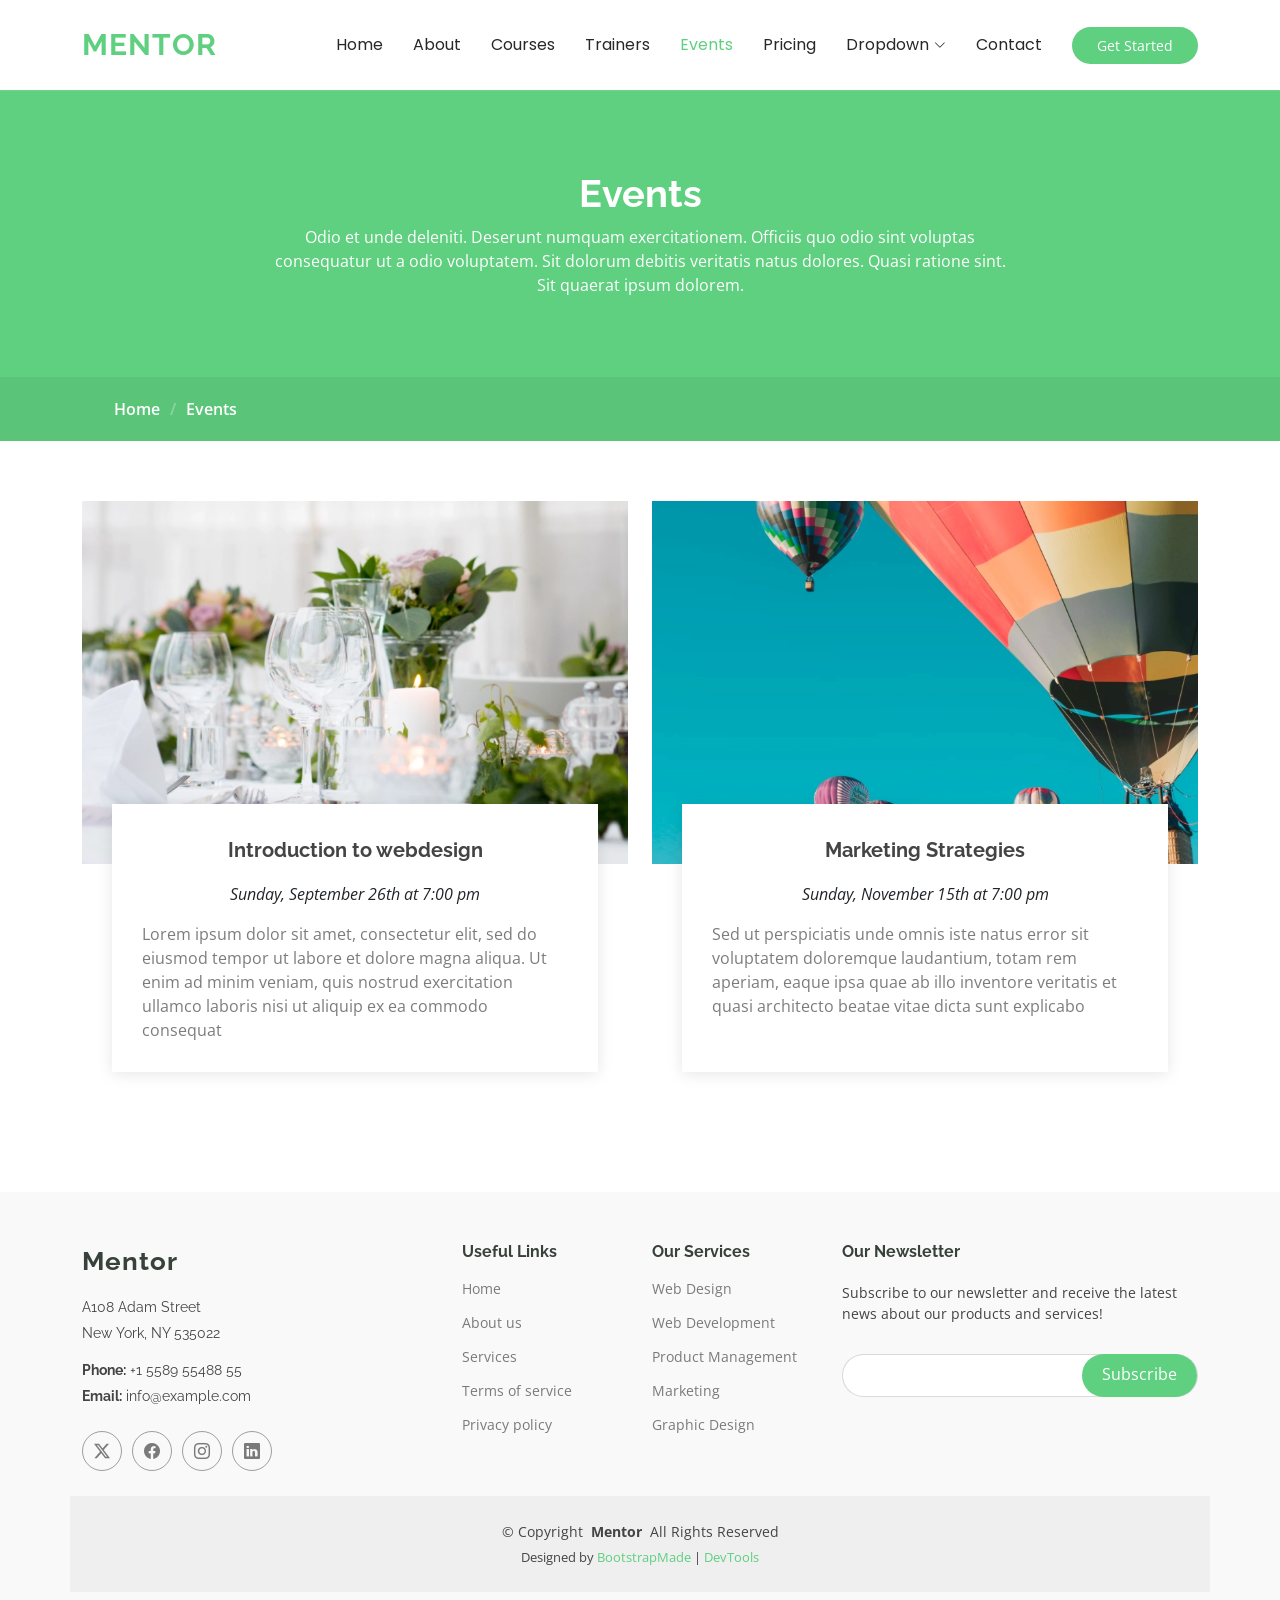
<file: template/events.html>
<!DOCTYPE html>
<html lang="en">

<head>
  <meta charset="utf-8">
  <meta content="width=device-width, initial-scale=1.0" name="viewport">
  <title>Events - Mentor Bootstrap Template</title>
  <meta name="description" content="">
  <meta name="keywords" content="">

  <!-- Favicons -->
  <link href="assets/img/favicon.png" rel="icon">
  <link href="assets/img/apple-touch-icon.png" rel="apple-touch-icon">

  <!-- Fonts -->
  <link href="https://fonts.googleapis.com" rel="preconnect">
  <link href="https://fonts.gstatic.com" rel="preconnect" crossorigin>
  <link href="https://fonts.googleapis.com/css2?family=Open+Sans:ital,wght@0,300;0,400;0,500;0,600;0,700;0,800;1,300;1,400;1,500;1,600;1,700;1,800&family=Poppins:ital,wght@0,100;0,200;0,300;0,400;0,500;0,600;0,700;0,800;0,900;1,100;1,200;1,300;1,400;1,500;1,600;1,700;1,800;1,900&family=Raleway:ital,wght@0,100;0,200;0,300;0,400;0,500;0,600;0,700;0,800;0,900;1,100;1,200;1,300;1,400;1,500;1,600;1,700;1,800;1,900&display=swap" rel="stylesheet">

  <!-- Vendor CSS Files -->
  <link href="assets/vendor/bootstrap/css/bootstrap.min.css" rel="stylesheet">
  <link href="assets/vendor/bootstrap-icons/bootstrap-icons.css" rel="stylesheet">
  <link href="assets/vendor/aos/aos.css" rel="stylesheet">
  <link href="assets/vendor/glightbox/css/glightbox.min.css" rel="stylesheet">
  <link href="assets/vendor/swiper/swiper-bundle.min.css" rel="stylesheet">

  <!-- Main CSS File -->
  <link href="assets/css/main.css" rel="stylesheet">

  <!-- =======================================================
  * Template Name: Mentor
  * Template URL: https://bootstrapmade.com/mentor-free-education-bootstrap-theme/
  * Updated: Jul 07 2025 with Bootstrap v5.3.7
  * Author: BootstrapMade.com
  * License: https://bootstrapmade.com/license/
  ======================================================== -->
</head>

<body class="events-page">

  <header id="header" class="header d-flex align-items-center sticky-top">
    <div class="container-fluid container-xl position-relative d-flex align-items-center">

      <a href="index.html" class="logo d-flex align-items-center me-auto">
        <!-- Uncomment the line below if you also wish to use an image logo -->
        <!-- <img src="assets/img/logo.webp" alt=""> -->
        <h1 class="sitename">Mentor</h1>
      </a>

      <nav id="navmenu" class="navmenu">
        <ul>
          <li><a href="index.html">Home<br></a></li>
          <li><a href="about.html">About</a></li>
          <li><a href="courses.html">Courses</a></li>
          <li><a href="trainers.html">Trainers</a></li>
          <li><a href="events.html" class="active">Events</a></li>
          <li><a href="pricing.html">Pricing</a></li>
          <li class="dropdown"><a href="#"><span>Dropdown</span> <i class="bi bi-chevron-down toggle-dropdown"></i></a>
            <ul>
              <li><a href="#">Dropdown 1</a></li>
              <li class="dropdown"><a href="#"><span>Deep Dropdown</span> <i class="bi bi-chevron-down toggle-dropdown"></i></a>
                <ul>
                  <li><a href="#">Deep Dropdown 1</a></li>
                  <li><a href="#">Deep Dropdown 2</a></li>
                  <li><a href="#">Deep Dropdown 3</a></li>
                  <li><a href="#">Deep Dropdown 4</a></li>
                  <li><a href="#">Deep Dropdown 5</a></li>
                </ul>
              </li>
              <li><a href="#">Dropdown 2</a></li>
              <li><a href="#">Dropdown 3</a></li>
              <li><a href="#">Dropdown 4</a></li>
            </ul>
          </li>
          <li><a href="contact.html">Contact</a></li>
        </ul>
        <i class="mobile-nav-toggle d-xl-none bi bi-list"></i>
      </nav>

      <a class="btn-getstarted" href="courses.html">Get Started</a>

    </div>
  </header>

  <main class="main">

    <!-- Page Title -->
    <div class="page-title" data-aos="fade">
      <div class="heading">
        <div class="container">
          <div class="row d-flex justify-content-center text-center">
            <div class="col-lg-8">
              <h1>Events</h1>
              <p class="mb-0">Odio et unde deleniti. Deserunt numquam exercitationem. Officiis quo odio sint voluptas consequatur ut a odio voluptatem. Sit dolorum debitis veritatis natus dolores. Quasi ratione sint. Sit quaerat ipsum dolorem.</p>
            </div>
          </div>
        </div>
      </div>
      <nav class="breadcrumbs">
        <div class="container">
          <ol>
            <li><a href="index.html">Home</a></li>
            <li class="current">Events</li>
          </ol>
        </div>
      </nav>
    </div><!-- End Page Title -->

    <!-- Events Section -->
    <section id="events" class="events section">

      <div class="container" data-aos="fade-up">

        <div class="row">
          <div class="col-md-6 d-flex align-items-stretch">
            <div class="card">
              <div class="card-img">
                <img src="assets/img/event/event-item-1.webp" alt="...">
              </div>
              <div class="card-body">
                <h5 class="card-title"><a href="">Introduction to webdesign</a></h5>
                <p class="fst-italic text-center">Sunday, September 26th at 7:00 pm</p>
                <p class="card-text">Lorem ipsum dolor sit amet, consectetur elit, sed do eiusmod tempor ut labore et dolore magna aliqua. Ut enim ad minim veniam, quis nostrud exercitation ullamco laboris nisi ut aliquip ex ea commodo consequat</p>
              </div>
            </div>
          </div>
          <div class="col-md-6 d-flex align-items-stretch">
            <div class="card">
              <div class="card-img">
                <img src="assets/img/event/event-item-2.webp" alt="...">
              </div>
              <div class="card-body">
                <h5 class="card-title"><a href="">Marketing Strategies</a></h5>
                <p class="fst-italic text-center">Sunday, November 15th at 7:00 pm</p>
                <p class="card-text">Sed ut perspiciatis unde omnis iste natus error sit voluptatem doloremque laudantium, totam rem aperiam, eaque ipsa quae ab illo inventore veritatis et quasi architecto beatae vitae dicta sunt explicabo</p>
              </div>
            </div>

          </div>
        </div>

      </div>

    </section><!-- /Events Section -->

  </main>

  <footer id="footer" class="footer position-relative light-background">

    <div class="container footer-top">
      <div class="row gy-4">
        <div class="col-lg-4 col-md-6 footer-about">
          <a href="index.html" class="logo d-flex align-items-center">
            <span class="sitename">Mentor</span>
          </a>
          <div class="footer-contact pt-3">
            <p>A108 Adam Street</p>
            <p>New York, NY 535022</p>
            <p class="mt-3"><strong>Phone:</strong> <span>+1 5589 55488 55</span></p>
            <p><strong>Email:</strong> <span>info@example.com</span></p>
          </div>
          <div class="social-links d-flex mt-4">
            <a href=""><i class="bi bi-twitter-x"></i></a>
            <a href=""><i class="bi bi-facebook"></i></a>
            <a href=""><i class="bi bi-instagram"></i></a>
            <a href=""><i class="bi bi-linkedin"></i></a>
          </div>
        </div>

        <div class="col-lg-2 col-md-3 footer-links">
          <h4>Useful Links</h4>
          <ul>
            <li><a href="#">Home</a></li>
            <li><a href="#">About us</a></li>
            <li><a href="#">Services</a></li>
            <li><a href="#">Terms of service</a></li>
            <li><a href="#">Privacy policy</a></li>
          </ul>
        </div>

        <div class="col-lg-2 col-md-3 footer-links">
          <h4>Our Services</h4>
          <ul>
            <li><a href="#">Web Design</a></li>
            <li><a href="#">Web Development</a></li>
            <li><a href="#">Product Management</a></li>
            <li><a href="#">Marketing</a></li>
            <li><a href="#">Graphic Design</a></li>
          </ul>
        </div>

        <div class="col-lg-4 col-md-12 footer-newsletter">
          <h4>Our Newsletter</h4>
          <p>Subscribe to our newsletter and receive the latest news about our products and services!</p>
          <form action="#" method="post" class="email-form">
            <div class="newsletter-form"><input type="email" name="email"><input type="submit" value="Subscribe"></div>
            <div class="loading">Loading</div>
            <div class="error-message"></div>
            <div class="sent-message">Your subscription request has been sent. Thank you!</div>
          </form>
        </div>

      </div>
    </div>

    <div class="container copyright text-center mt-4">
      <p>© <span>Copyright</span> <strong class="px-1 sitename">Mentor</strong> <span>All Rights Reserved</span></p>
      <div class="credits">
        <!-- All the links in the footer should remain intact. -->
        <!-- You can delete the links only if you've purchased the pro version. -->
        <!-- Licensing information: https://bootstrapmade.com/license/ -->
        Designed by <a href="https://bootstrapmade.com/">BootstrapMade</a> | <a href="https://bootstrapmade.com/tools/">DevTools</a>
      </div>
    </div>

  </footer>

  <!-- Scroll Top -->
  <a href="#" id="scroll-top" class="scroll-top d-flex align-items-center justify-content-center"><i class="bi bi-arrow-up-short"></i></a>

  <!-- Preloader -->
  <div id="preloader"></div>

  <!-- Vendor JS Files -->
  <script src="assets/vendor/bootstrap/js/bootstrap.bundle.min.js"></script>
  <script src="assets/vendor/aos/aos.js"></script>
  <script src="assets/vendor/glightbox/js/glightbox.min.js"></script>
  <script src="assets/vendor/purecounter/purecounter_vanilla.js"></script>
  <script src="assets/vendor/swiper/swiper-bundle.min.js"></script>

  <!-- Main JS File -->
  <script src="assets/js/main.js"></script>

</body>

</html>
</file>
<file: assets/css/main.css>
/**
* Template Name: Mentor
* Template URL: https://bootstrapmade.com/mentor-free-education-bootstrap-theme/
* Updated: Jul 07 2025 with Bootstrap v5.3.7
* Author: BootstrapMade.com
* License: https://bootstrapmade.com/license/
*/

/*--------------------------------------------------------------
# Font & Color Variables
# Help: https://bootstrapmade.com/color-system/
--------------------------------------------------------------*/
/* Fonts */
:root {
  --default-font: "Open Sans",  system-ui, -apple-system, "Segoe UI", Roboto, "Helvetica Neue", Arial, "Noto Sans", "Liberation Sans", sans-serif, "Apple Color Emoji", "Segoe UI Emoji", "Segoe UI Symbol", "Noto Color Emoji";
  --heading-font: "Raleway",  sans-serif;
  --nav-font: "Poppins",  sans-serif;
}

/* KCC CUSTOMIZATION - Project 2: Pacaldo
   Mentor template recolored for Kabankalan Catholic College, Inc.
   Navy #0B2A4A = primary | Gold #C9A227 = highlight | Cream #FFF8E7 = light sections
   Only colors changed - all class names / layout kept from Mentor. */
/* Global Colors - The following color variables are used throughout the website. Updating them here will change the color scheme of the entire website */
:root { 
  --background-color: #ffffff; /* Background color for the entire website, including individual sections */
  --default-color: #444444; /* Default color used for the majority of the text content across the entire website */
  --heading-color: #0B2A4A; /* KCC Navy - was Mentor dark green */ /* Color for headings, subheadings and title throughout the website */
  --accent-color: #0B2A4A; /* KCC Navy - was Mentor green #C9A227. Buttons/links */
  --gold-color: #C9A227; /* KCC Gold - highlights, underlines, hover */ /* Accent color that represents your brand on the website. It's used for buttons, links, and other elements that need to stand out */
  --surface-color: #ffffff; /* The surface color is used as a background of boxed elements within sections, such as cards, icon boxes, or other elements that require a visual separation from the global background. */
  --contrast-color: #ffffff; /* Contrast color for text, ensuring readability against backgrounds of accent, heading, or default colors. */
}

/* Nav Menu Colors - The following color variables are used specifically for the navigation menu. They are separate from the global colors to allow for more customization options */
:root {
  --nav-color: #0B2A4A;  /* The default color of the main navmenu links */
  --nav-hover-color: #C9A227; /* KCC Gold */ /* Applied to main navmenu links when they are hovered over or active */
  --nav-mobile-background-color: #ffffff; /* Used as the background color for mobile navigation menu */
  --nav-dropdown-background-color: #ffffff; /* Used as the background color for dropdown items that appear when hovering over primary navigation items */
  --nav-dropdown-color: #272828; /* Used for navigation links of the dropdown items in the navigation menu. */
  --nav-dropdown-hover-color: #C9A227; /* KCC Gold */ /* Similar to --nav-hover-color, this color is applied to dropdown navigation links when they are hovered over. */
}

/* Color Presets - These classes override global colors when applied to any section or element, providing reuse of the sam color scheme. */

.light-background {
  --background-color: #FFF8E7; /* KCC Cream - was light grey */
  --surface-color: #ffffff;
}

.dark-background {
  --background-color: #0B2A4A; /* KCC Navy - was black */
  --default-color: #ffffff;
  --heading-color: #ffffff;
  --surface-color: #123A5E; /* KCC Navy lighter */
  --contrast-color: #ffffff;
}

/* Smooth scroll */
:root {
  scroll-behavior: smooth;
}

/*--------------------------------------------------------------
# General Styling & Shared Classes
--------------------------------------------------------------*/
body {
  color: var(--default-color);
  background-color: var(--background-color);
  font-family: var(--default-font);
}

a {
  color: var(--accent-color);
  text-decoration: none;
  transition: 0.3s;
}

a:hover {
  color: color-mix(in srgb, var(--accent-color), transparent 25%);
  text-decoration: none;
}

h1,
h2,
h3,
h4,
h5,
h6 {
  color: var(--heading-color);
  font-family: var(--heading-font);
}

/* Email Form Messages
------------------------------*/
.email-form .error-message {
  display: none;
  background: #df1529;
  color: #ffffff;
  text-align: left;
  padding: 15px;
  margin-bottom: 24px;
  font-weight: 600;
}

.email-form .sent-message {
  display: none;
  color: #ffffff;
  background: #059652;
  text-align: center;
  padding: 15px;
  margin-bottom: 24px;
  font-weight: 600;
}

.email-form .loading {
  display: none;
  background: var(--surface-color);
  text-align: center;
  padding: 15px;
  margin-bottom: 24px;
}

.email-form .loading:before {
  content: "";
  display: inline-block;
  border-radius: 50%;
  width: 24px;
  height: 24px;
  margin: 0 10px -6px 0;
  border: 3px solid var(--accent-color);
  border-top-color: var(--surface-color);
  animation: email-form-loading 1s linear infinite;
}

@keyframes email-form-loading {
  0% {
    transform: rotate(0deg);
  }

  100% {
    transform: rotate(360deg);
  }
}

/* Pulsating Play Button
------------------------------*/
.pulsating-play-btn {
  width: 94px;
  height: 94px;
  background: radial-gradient(var(--accent-color) 50%, color-mix(in srgb, var(--accent-color), transparent 75%) 52%);
  border-radius: 50%;
  display: block;
  position: relative;
  overflow: hidden;
}

.pulsating-play-btn:before {
  content: "";
  position: absolute;
  width: 120px;
  height: 120px;
  animation-delay: 0s;
  animation: pulsate-play-btn 2s;
  animation-direction: forwards;
  animation-iteration-count: infinite;
  animation-timing-function: steps;
  opacity: 1;
  border-radius: 50%;
  border: 5px solid color-mix(in srgb, var(--accent-color), transparent 30%);
  top: -15%;
  left: -15%;
  background: rgba(198, 16, 0, 0);
}

.pulsating-play-btn:after {
  content: "";
  position: absolute;
  left: 50%;
  top: 50%;
  transform: translateX(-40%) translateY(-50%);
  width: 0;
  height: 0;
  border-top: 10px solid transparent;
  border-bottom: 10px solid transparent;
  border-left: 15px solid #fff;
  z-index: 100;
  transition: all 400ms cubic-bezier(0.55, 0.055, 0.675, 0.19);
}

.pulsating-play-btn:hover:before {
  content: "";
  position: absolute;
  left: 50%;
  top: 50%;
  transform: translateX(-40%) translateY(-50%);
  width: 0;
  height: 0;
  border: none;
  border-top: 10px solid transparent;
  border-bottom: 10px solid transparent;
  border-left: 15px solid #fff;
  z-index: 200;
  animation: none;
  border-radius: 0;
}

.pulsating-play-btn:hover:after {
  border-left: 15px solid var(--accent-color);
  transform: scale(20);
}

@keyframes pulsate-play-btn {
  0% {
    transform: scale(0.6, 0.6);
    opacity: 1;
  }

  100% {
    transform: scale(1, 1);
    opacity: 0;
  }
}

/*--------------------------------------------------------------
# Global Header
--------------------------------------------------------------*/
.header {
  color: var(--default-color);
  background-color: var(--background-color);
  padding: 15px 0;
  transition: all 0.5s;
  z-index: 997;
}

.header .logo {
  line-height: 1;
}

.header .logo img {
  max-height: 52px;
  margin-right: 8px;
}

.header .logo h1 {
  font-weight: 700;
  font-size: 30px;
  margin: 0;
  letter-spacing: 1px;
  text-transform: uppercase;
  color: var(--accent-color);
}

.header .btn-getstarted,
.header .btn-getstarted:focus {
  color: var(--contrast-color);
  background: var(--accent-color);
  font-size: 14px;
  padding: 8px 25px;
  margin: 0 0 0 30px;
  border-radius: 50px;
  transition: 0.3s;
}

.header .btn-getstarted:hover,
.header .btn-getstarted:focus:hover {
  color: var(--contrast-color);
  background: color-mix(in srgb, var(--accent-color), transparent 15%);
}

@media (max-width: 1200px) {
  .header .logo {
    order: 1;
  }

  .header .btn-getstarted {
    order: 2;
    margin: 0 15px 0 0;
    padding: 6px 15px;
  }

  .header .navmenu {
    order: 3;
  }
}

.scrolled .header {
  box-shadow: 0px 0 18px rgba(0, 0, 0, 0.1);
}

/*--------------------------------------------------------------
# Navigation Menu
--------------------------------------------------------------*/
/* Navmenu - Desktop */
@media (min-width: 1200px) {
  .navmenu {
    padding: 0;
  }

  .navmenu ul {
    margin: 0;
    padding: 0;
    display: flex;
    list-style: none;
    align-items: center;
  }

  .navmenu li {
    position: relative;
  }

  .navmenu a,
  .navmenu a:focus {
    color: var(--nav-color);
    padding: 18px 15px;
    font-size: 16px;
    font-family: var(--nav-font);
    font-weight: 400;
    display: flex;
    align-items: center;
    justify-content: space-between;
    white-space: nowrap;
    transition: 0.3s;
  }

  .navmenu a i,
  .navmenu a:focus i {
    font-size: 12px;
    line-height: 0;
    margin-left: 5px;
    transition: 0.3s;
  }

  .navmenu li:last-child a {
    padding-right: 0;
  }

  .navmenu li:hover>a,
  .navmenu .active,
  .navmenu .active:focus {
    color: var(--nav-hover-color);
  }

  .navmenu .dropdown ul {
    margin: 0;
    padding: 10px 0;
    background: var(--nav-dropdown-background-color);
    display: block;
    position: absolute;
    visibility: hidden;
    left: 14px;
    top: 130%;
    opacity: 0;
    transition: 0.3s;
    border-radius: 4px;
    z-index: 99;
    box-shadow: 0px 0px 30px rgba(0, 0, 0, 0.1);
  }

  .navmenu .dropdown ul li {
    min-width: 200px;
  }

  .navmenu .dropdown ul a {
    padding: 10px 20px;
    font-size: 15px;
    text-transform: none;
    color: var(--nav-dropdown-color);
  }

  .navmenu .dropdown ul a i {
    font-size: 12px;
  }

  .navmenu .dropdown ul a:hover,
  .navmenu .dropdown ul .active:hover,
  .navmenu .dropdown ul li:hover>a {
    color: var(--nav-dropdown-hover-color);
  }

  .navmenu .dropdown:hover>ul {
    opacity: 1;
    top: 100%;
    visibility: visible;
  }

  .navmenu .dropdown .dropdown ul {
    top: 0;
    left: -90%;
    visibility: hidden;
  }

  .navmenu .dropdown .dropdown:hover>ul {
    opacity: 1;
    top: 0;
    left: -100%;
    visibility: visible;
  }
}

/* Navmenu - Mobile */
@media (max-width: 1199px) {
  .mobile-nav-toggle {
    color: var(--nav-color);
    font-size: 28px;
    line-height: 0;
    margin-right: 10px;
    cursor: pointer;
    transition: color 0.3s;
  }

  .navmenu {
    padding: 0;
    z-index: 9997;
  }

  .navmenu ul {
    display: none;
    list-style: none;
    position: absolute;
    inset: 60px 20px 20px 20px;
    padding: 10px 0;
    margin: 0;
    border-radius: 6px;
    background-color: var(--nav-mobile-background-color);
    border: 1px solid color-mix(in srgb, var(--default-color), transparent 90%);
    box-shadow: none;
    overflow-y: auto;
    transition: 0.3s;
    z-index: 9998;
  }

  .navmenu a,
  .navmenu a:focus {
    color: var(--nav-dropdown-color);
    padding: 10px 20px;
    font-family: var(--nav-font);
    font-size: 17px;
    font-weight: 500;
    display: flex;
    align-items: center;
    justify-content: space-between;
    white-space: nowrap;
    transition: 0.3s;
  }

  .navmenu a i,
  .navmenu a:focus i {
    font-size: 12px;
    line-height: 0;
    margin-left: 5px;
    width: 30px;
    height: 30px;
    display: flex;
    align-items: center;
    justify-content: center;
    border-radius: 50%;
    transition: 0.3s;
    background-color: color-mix(in srgb, var(--accent-color), transparent 90%);
  }

  .navmenu a i:hover,
  .navmenu a:focus i:hover {
    background-color: var(--accent-color);
    color: var(--contrast-color);
  }

  .navmenu a:hover,
  .navmenu .active,
  .navmenu .active:focus {
    color: var(--nav-dropdown-hover-color);
  }

  .navmenu .active i,
  .navmenu .active:focus i {
    background-color: var(--accent-color);
    color: var(--contrast-color);
    transform: rotate(180deg);
  }

  .navmenu .dropdown ul {
    position: static;
    display: none;
    z-index: 99;
    padding: 10px 0;
    margin: 10px 20px;
    background-color: var(--nav-dropdown-background-color);
    transition: all 0.5s ease-in-out;
  }

  .navmenu .dropdown ul ul {
    background-color: rgba(33, 37, 41, 0.1);
  }

  .navmenu .dropdown>.dropdown-active {
    display: block;
    background-color: rgba(33, 37, 41, 0.03);
  }

  .mobile-nav-active {
    overflow: hidden;
  }

  .mobile-nav-active .mobile-nav-toggle {
    color: #fff;
    position: absolute;
    font-size: 32px;
    top: 15px;
    right: 15px;
    margin-right: 0;
    z-index: 9999;
  }

  .mobile-nav-active .navmenu {
    position: fixed;
    overflow: hidden;
    inset: 0;
    background: rgba(33, 37, 41, 0.8);
    transition: 0.3s;
  }

  .mobile-nav-active .navmenu>ul {
    display: block;
  }
}

/*--------------------------------------------------------------
# Global Footer
--------------------------------------------------------------*/
.footer {
  color: var(--default-color);
  background-color: var(--background-color);
  font-size: 14px;
  padding-bottom: 50px;
  position: relative;
}

.footer .footer-top {
  padding-top: 50px;
}

.footer .footer-about .logo {
  margin-bottom: 0;
}

.footer .footer-about .logo img {
  max-height: 40px;
  margin-right: 6px;
}

.footer .footer-about .logo span {
  font-size: 26px;
  font-weight: 700;
  letter-spacing: 1px;
  font-family: var(--heading-font);
  color: var(--heading-color);
}

.footer .footer-about p {
  font-size: 14px;
  font-family: var(--heading-font);
}

.footer .social-links a {
  display: flex;
  align-items: center;
  justify-content: center;
  width: 40px;
  height: 40px;
  border-radius: 50%;
  border: 1px solid color-mix(in srgb, var(--default-color), transparent 50%);
  font-size: 16px;
  color: color-mix(in srgb, var(--default-color), transparent 30%);
  margin-right: 10px;
  transition: 0.3s;
}

.footer .social-links a:hover {
  color: var(--accent-color);
  border-color: var(--accent-color);
}

.footer h4 {
  font-size: 16px;
  font-weight: bold;
  position: relative;
  padding-bottom: 12px;
}

.footer .footer-links {
  margin-bottom: 30px;
}

.footer .footer-links ul {
  list-style: none;
  padding: 0;
  margin: 0;
}

.footer .footer-links ul i {
  padding-right: 2px;
  font-size: 12px;
  line-height: 0;
}

.footer .footer-links ul li {
  padding: 10px 0;
  display: flex;
  align-items: center;
}

.footer .footer-links ul li:first-child {
  padding-top: 0;
}

.footer .footer-links ul a {
  color: color-mix(in srgb, var(--default-color), transparent 30%);
  display: inline-block;
  line-height: 1;
}

.footer .footer-links ul a:hover {
  color: var(--accent-color);
}

.footer .footer-contact p {
  margin-bottom: 5px;
}

.footer .footer-newsletter .newsletter-form {
  margin-top: 30px;
  margin-bottom: 15px;
  padding: 6px 8px;
  position: relative;
  border-radius: 50px;
  border: 1px solid color-mix(in srgb, var(--default-color), transparent 80%);
  display: flex;
  background-color: var(--surface-color);
  transition: 0.3s;
}

.footer .footer-newsletter .newsletter-form:focus-within {
  border-color: var(--accent-color);
}

.footer .footer-newsletter .newsletter-form input[type=email] {
  border: 0;
  padding: 4px 8px;
  width: 100%;
  background-color: var(--surface-color);
  color: var(--default-color);
}

.footer .footer-newsletter .newsletter-form input[type=email]:focus-visible {
  outline: none;
}

.footer .footer-newsletter .newsletter-form input[type=submit] {
  border: 0;
  font-size: 16px;
  padding: 0 20px 2px 20px;
  margin: -7px -8px -7px 0;
  background: var(--accent-color);
  color: var(--contrast-color);
  transition: 0.3s;
  border-radius: 50px;
}

.footer .footer-newsletter .newsletter-form input[type=submit]:hover {
  background: color-mix(in srgb, var(--accent-color), transparent 20%);
}

.footer .copyright {
  padding-top: 25px;
  padding-bottom: 25px;
  background-color: color-mix(in srgb, var(--default-color), transparent 95%);
}

.footer .copyright p {
  margin-bottom: 0;
}

.footer .credits {
  margin-top: 6px;
  font-size: 13px;
}

/*--------------------------------------------------------------
# Preloader
--------------------------------------------------------------*/
#preloader {
  position: fixed;
  inset: 0;
  z-index: 999999;
  overflow: hidden;
  background: var(--background-color);
  transition: all 0.6s ease-out;
}

#preloader:before {
  content: "";
  position: fixed;
  top: calc(50% - 30px);
  left: calc(50% - 30px);
  border: 6px solid #ffffff;
  border-color: var(--accent-color) transparent var(--accent-color) transparent;
  border-radius: 50%;
  width: 60px;
  height: 60px;
  animation: animate-preloader 1.5s linear infinite;
}

@keyframes animate-preloader {
  0% {
    transform: rotate(0deg);
  }

  100% {
    transform: rotate(360deg);
  }
}

/*--------------------------------------------------------------
# Scroll Top Button
--------------------------------------------------------------*/
.scroll-top {
  position: fixed;
  visibility: hidden;
  opacity: 0;
  right: 15px;
  bottom: -15px;
  z-index: 99999;
  background-color: var(--accent-color);
  width: 44px;
  height: 44px;
  border-radius: 50px;
  transition: all 0.4s;
}

.scroll-top i {
  font-size: 24px;
  color: var(--contrast-color);
  line-height: 0;
}

.scroll-top:hover {
  background-color: color-mix(in srgb, var(--accent-color), transparent 20%);
  color: var(--contrast-color);
}

.scroll-top.active {
  visibility: visible;
  opacity: 1;
  bottom: 15px;
}

/*--------------------------------------------------------------
# Disable aos animation delay on mobile devices
--------------------------------------------------------------*/
@media screen and (max-width: 768px) {
  [data-aos-delay] {
    transition-delay: 0 !important;
  }
}

/*--------------------------------------------------------------
# Global Page Titles & Breadcrumbs
--------------------------------------------------------------*/
.page-title {
  --default-color: var(--contrast-color);
  --background-color: var(--accent-color);
  --heading-color: var(--contrast-color);
  color: var(--default-color);
  background-color: var(--background-color);
  position: relative;
}

.page-title .heading {
  padding: 80px 0;
  border-top: 1px solid color-mix(in srgb, var(--default-color), transparent 90%);
}

.page-title .heading h1 {
  font-size: 38px;
  font-weight: 700;
}

.page-title nav {
  background-color: color-mix(in srgb, var(--accent-color) 90%, black 5%);
  padding: 20px 0;
}

.page-title nav a {
  color: var(--default-color);
}

.page-title nav ol {
  display: flex;
  flex-wrap: wrap;
  list-style: none;
  margin: 0;
  font-size: 16px;
  font-weight: 600;
}

.page-title nav ol li+li {
  padding-left: 10px;
}

.page-title nav ol li+li::before {
  content: "/";
  display: inline-block;
  padding-right: 10px;
  color: color-mix(in srgb, var(--default-color), transparent 70%);
}

/*--------------------------------------------------------------
# Global Sections
--------------------------------------------------------------*/
section,
.section {
  color: var(--default-color);
  background-color: var(--background-color);
  padding: 60px 0;
  scroll-margin-top: 900px;
  overflow: clip;
}

@media (max-width: 1199px) {

  section,
  .section {
    scroll-margin-top: 66px;
  }
}

/*--------------------------------------------------------------
# Global Section Titles
--------------------------------------------------------------*/
.section-title {
  padding-bottom: 60px;
  position: relative;
}

.section-title h2 {
  font-size: 14px;
  font-weight: 500;
  padding: 0;
  line-height: 1px;
  margin: 0;
  letter-spacing: 1.5px;
  text-transform: uppercase;
  color: color-mix(in srgb, var(--default-color), transparent 50%);
  position: relative;
}

.section-title h2::after {
  content: "";
  width: 120px;
  height: 1px;
  display: inline-block;
  background: var(--accent-color);
  margin: 4px 10px;
}

.section-title p {
  color: var(--heading-color);
  margin: 0;
  font-size: 36px;
  font-weight: 700;
  font-family: var(--nav-font);
  text-transform: uppercase;
}

/*--------------------------------------------------------------
# Hero Section
--------------------------------------------------------------*/
.hero {
  width: 100%;
  min-height: 80vh;
  position: relative;
  padding: 80px 0;
  display: flex;
  align-items: center;
  justify-content: center;
  color: var(--default-color);
}

.hero img {
  position: absolute;
  inset: 0;
  display: block;
  width: 100%;
  height: 100%;
  object-fit: cover;
  z-index: 1;
}

.hero:before {
  content: "";
  background: color-mix(in srgb, var(--background-color), transparent 60%);
  position: absolute;
  inset: 0;
  z-index: 2;
}

.hero .container {
  position: relative;
  z-index: 3;
}

.hero h2 {
  margin: 0;
  font-size: 48px;
  font-weight: 700;
}

.hero p {
  color: color-mix(in srgb, var(--default-color), transparent 20%);
  margin: 10px 0 0 0;
  font-size: 24px;
}

.hero .btn-get-started {
  font-weight: 500;
  font-size: 15px;
  letter-spacing: 1px;
  display: inline-block;
  padding: 8px 35px 10px 35px;
  border-radius: 50px;
  transition: 0.4s;
  margin-top: 30px;
  border: 2px solid var(--default-color);
  color: var(--default-color);
}

.hero .btn-get-started:hover {
  background: var(--accent-color);
  border: 2px solid var(--accent-color);
}

@media (max-width: 768px) {
  .hero h2 {
    font-size: 32px;
  }

  .hero p {
    font-size: 18px;
  }
}

/*--------------------------------------------------------------
# About Section
--------------------------------------------------------------*/
.about .content h3 {
  font-size: 2rem;
  font-weight: 700;
}

.about .content ul {
  list-style: none;
  padding: 0;
}

.about .content ul li {
  padding-bottom: 10px;
}

.about .content ul i {
  font-size: 1.25rem;
  margin-right: 4px;
  color: var(--accent-color);
}

.about .content p:last-child {
  margin-bottom: 0;
}

.about .content .read-more {
  background: var(--accent-color);
  color: var(--contrast-color);
  font-family: var(--heading-font);
  font-weight: 500;
  font-size: 15px;
  letter-spacing: 1px;
  padding: 10px 24px 12px 24px;
  border-radius: 50px;
  transition: 0.3s;
  display: inline-flex;
  align-items: center;
  justify-content: center;
}

.about .content .read-more i {
  font-size: 18px;
  margin-left: 5px;
  line-height: 0;
  transition: 0.3s;
}

.about .content .read-more:hover {
  background: color-mix(in srgb, var(--accent-color), transparent 20%);
  padding-right: 19px;
}

.about .content .read-more:hover i {
  margin-left: 10px;
}

/*--------------------------------------------------------------
# Counts Section
--------------------------------------------------------------*/
.counts {
  padding: 25px 0;
}

.counts .stats-item {
  padding: 30px;
  width: 100%;
}

.counts .stats-item span {
  font-size: 48px;
  display: block;
  color: var(--accent-color);
  font-weight: 700;
}

.counts .stats-item p {
  color: color-mix(in srgb, var(--default-color), transparent 40%);
  padding: 0;
  margin: 0;
  font-family: var(--heading-font);
  font-size: 15px;
  font-weight: 600;
}

/*--------------------------------------------------------------
# Why Us Section
--------------------------------------------------------------*/
.why-us .why-box {
  color: var(--contrast-color);
  background: var(--accent-color);
  padding: 30px;
}

.why-us .why-box h3 {
  color: var(--contrast-color);
  font-weight: 700;
  font-size: 34px;
  margin-bottom: 30px;
}

.why-us .why-box p {
  margin-bottom: 30px;
}

.why-us .why-box .more-btn {
  display: inline-block;
  background: color-mix(in srgb, var(--contrast-color), transparent 85%);
  padding: 8px 40px 10px 40px;
  color: var(--contrast-color);
  transition: all ease-in-out 0.4s;
  border-radius: 50px;
}

.why-us .why-box .more-btn i {
  font-size: 14px;
}

.why-us .why-box .more-btn:hover {
  color: var(--accent-color);
  background: var(--surface-color);
}

.why-us .icon-box {
  background-color: var(--surface-color);
  text-align: center;
  padding: 40px 30px;
  width: 100%;
  height: 100%;
  border: 1px solid color-mix(in srgb, var(--default-color), transparent 90%);
}

.why-us .icon-box i {
  color: var(--accent-color);
  font-size: 32px;
  margin-bottom: 30px;
  background: color-mix(in srgb, var(--accent-color), transparent 95%);
  border-radius: 50px;
  display: flex;
  align-items: center;
  justify-content: center;
  width: 72px;
  height: 72px;
  transition: 0.3s;
}

.why-us .icon-box h4 {
  font-size: 20px;
  font-weight: 700;
  margin: 0 0 30px 0;
}

.why-us .icon-box p {
  font-size: 15px;
  color: color-mix(in srgb, var(--default-color), transparent 30%);
}

.why-us .icon-box:hover i {
  color: var(--contrast-color);
  background: var(--accent-color);
}

/*--------------------------------------------------------------
# Features Section
--------------------------------------------------------------*/
.features {
  padding: 10px 0;
}

.features .features-item {
  background-color: var(--surface-color);
  display: flex;
  align-items: center;
  padding: 20px;
  transition: 0.3s;
  border: 1px solid color-mix(in srgb, var(--default-color), transparent 90%);
  position: relative;
}

.features .features-item i {
  font-size: 32px;
  padding-right: 10px;
  line-height: 0;
}

.features .features-item h3 {
  font-weight: 700;
  margin: 0;
  padding: 0;
  line-height: 1;
  font-size: 16px;
}

.features .features-item h3 a {
  color: var(--heading-color);
  transition: 0.3s;
}

.features .features-item:hover {
  border-color: var(--accent-color);
}

.features .features-item:hover h3 a {
  color: var(--accent-color);
}

/*--------------------------------------------------------------
# Courses Section
--------------------------------------------------------------*/
.courses .course-item {
  background-color: var(--surface-color);
  border: 1px solid color-mix(in srgb, var(--default-color), transparent 90%);
  border-radius: 5px;
}

.courses .course-content {
  padding: 15px;
}

.courses .course-content h3 {
  font-weight: 700;
  font-size: 20px;
}

.courses .course-content h3 a {
  color: var(--heading-color);
  transition: 0.3s;
}

.courses .course-content h3 a:hover {
  color: var(--accent-color);
}

.courses .course-content .category {
  background: var(--accent-color);
  color: var(--contrast-color);
  font-size: 14px;
  padding: 6px 14px;
  margin: 0;
  border-radius: 5px;
}

.courses .course-content .price {
  margin: 0;
  font-weight: 700;
  font-size: 18px;
  color: color-mix(in srgb, var(--default-color), transparent 20%);
}

.courses .course-content .description {
  font-size: 14px;
  color: color-mix(in srgb, var(--default-color), transparent 20%);
}

.courses .trainer {
  padding-top: 15px;
  border-top: 1px solid color-mix(in srgb, var(--default-color), transparent 90%);
}

.courses .trainer .trainer-profile img {
  max-width: 50px;
  border-radius: 50px;
}

.courses .trainer .trainer-profile .trainer-link {
  padding-left: 10px;
  font-weight: 600;
  font-size: 16px;
  color: color-mix(in srgb, var(--default-color), transparent 20%);
  transition: 0.3s;
}

.courses .trainer .trainer-profile .trainer-link:hover {
  color: var(--accent-color);
}

.courses .trainer .trainer-rank {
  font-size: 18px;
  color: color-mix(in srgb, var(--default-color), transparent 60%);
}

.courses .trainer .trainer-rank .user-icon {
  font-size: 22px;
}

/*--------------------------------------------------------------
# Trainers Index Section
--------------------------------------------------------------*/
.trainers-index .member {
  background-color: var(--surface-color);
  border: 1px solid color-mix(in srgb, var(--default-color), transparent 90%);
  text-align: center;
  margin-bottom: 20px;
}

.trainers-index .member img {
  margin: -1px -1px 30px -1px;
}

.trainers-index .member .member-content {
  padding: 0 20px 30px 20px;
}

.trainers-index .member h4 {
  font-weight: 700;
  margin-bottom: 2px;
  font-size: 18px;
}

.trainers-index .member span {
  font-style: italic;
  display: block;
  font-size: 13px;
  color: color-mix(in srgb, var(--default-color), transparent 20%);
}

.trainers-index .member p {
  padding-top: 10px;
  font-size: 14px;
  font-style: italic;
  color: color-mix(in srgb, var(--default-color), transparent 40%);
}

.trainers-index .member .social {
  margin-top: 15px;
}

.trainers-index .member .social a {
  color: color-mix(in srgb, var(--default-color), transparent 60%);
  transition: 0.3s;
}

.trainers-index .member .social a:hover {
  color: var(--accent-color);
}

.trainers-index .member .social i {
  font-size: 18px;
  margin: 0 2px;
}

/*--------------------------------------------------------------
# About Us Section
--------------------------------------------------------------*/
.about-us .content h3 {
  font-size: 2rem;
  font-weight: 700;
}

.about-us .content ul {
  list-style: none;
  padding: 0;
}

.about-us .content ul li {
  padding-bottom: 10px;
}

.about-us .content ul i {
  font-size: 1.25rem;
  margin-right: 4px;
  color: var(--accent-color);
}

.about-us .content p:last-child {
  margin-bottom: 0;
}

/*--------------------------------------------------------------
# Testimonials Section
--------------------------------------------------------------*/
.testimonials .testimonial-wrap {
  padding-left: 50px;
}

.testimonials .testimonials-carousel,
.testimonials .testimonials-slider {
  overflow: hidden;
}

.testimonials .testimonial-item {
  background-color: var(--surface-color);
  border: 1px solid color-mix(in srgb, var(--default-color), transparent 90%);
  box-sizing: content-box;
  padding: 30px 30px 30px 60px;
  margin: 30px 15px;
  min-height: 200px;
  position: relative;
}

.testimonials .testimonial-item .testimonial-img {
  width: 90px;
  border-radius: 10px;
  border: 6px solid var(--background-color);
  position: absolute;
  left: -45px;
}

.testimonials .testimonial-item h3 {
  font-size: 18px;
  font-weight: bold;
  margin: 10px 0 5px 0;
}

.testimonials .testimonial-item h4 {
  color: color-mix(in srgb, var(--default-color), transparent 50%);
  font-size: 14px;
  margin: 0;
}

.testimonials .testimonial-item .stars {
  margin: 10px 0;
}

.testimonials .testimonial-item .stars i {
  color: #ffc107;
  margin: 0 1px;
}

.testimonials .testimonial-item .quote-icon-left,
.testimonials .testimonial-item .quote-icon-right {
  color: color-mix(in srgb, var(--accent-color), transparent 60%);
  font-size: 26px;
  line-height: 0;
}

.testimonials .testimonial-item .quote-icon-left {
  display: inline-block;
  left: -5px;
  position: relative;
}

.testimonials .testimonial-item .quote-icon-right {
  display: inline-block;
  right: -5px;
  position: relative;
  top: 10px;
  transform: scale(-1, -1);
}

.testimonials .testimonial-item p {
  font-style: italic;
  margin: 15px auto 15px auto;
}

.testimonials .swiper-wrapper {
  height: auto;
}

.testimonials .swiper-pagination {
  margin-top: 20px;
  position: relative;
}

.testimonials .swiper-pagination .swiper-pagination-bullet {
  width: 12px;
  height: 12px;
  background-color: var(--background-color);
  opacity: 1;
  border: 1px solid var(--accent-color);
}

.testimonials .swiper-pagination .swiper-pagination-bullet-active {
  background-color: var(--accent-color);
}

@media (max-width: 767px) {
  .testimonials .testimonial-wrap {
    padding-left: 0;
  }

  .testimonials .testimonials-carousel,
  .testimonials .testimonials-slider {
    overflow: hidden;
  }

  .testimonials .testimonial-item {
    padding: 30px;
    margin: 15px;
  }

  .testimonials .testimonial-item .testimonial-img {
    position: static;
    left: auto;
  }
}

/*--------------------------------------------------------------
# Course Details Section
--------------------------------------------------------------*/
.course-details .course-header {
  margin-bottom: 40px;
}

.course-details .course-header .course-image {
  margin-bottom: 20px;
  border-radius: 12px;
  overflow: hidden;
}

.course-details .course-header .course-image img {
  width: 100%;
  height: 400px;
  object-fit: cover;
}

.course-details .course-header .course-meta {
  display: flex;
  justify-content: space-between;
  align-items: center;
  flex-wrap: wrap;
  gap: 20px;
}

@media (max-width: 768px) {
  .course-details .course-header .course-meta {
    flex-direction: column;
    align-items: flex-start;
  }
}

.course-details .course-header .instructor {
  display: flex;
  align-items: center;
  gap: 15px;
}

.course-details .course-header .instructor .instructor-avatar {
  width: 60px;
  height: 60px;
  border-radius: 50%;
  object-fit: cover;
}

.course-details .course-header .instructor .instructor-info h6 {
  margin: 0;
  font-size: 16px;
  font-weight: 600;
  color: var(--heading-color);
}

.course-details .course-header .instructor .instructor-info span {
  font-size: 14px;
  color: color-mix(in srgb, var(--default-color), transparent 30%);
}

.course-details .course-header .course-stats {
  display: flex;
  gap: 25px;
}

@media (max-width: 576px) {
  .course-details .course-header .course-stats {
    flex-wrap: wrap;
    gap: 15px;
  }
}

.course-details .course-header .course-stats .stat-item {
  display: flex;
  align-items: center;
  gap: 8px;
  font-size: 14px;
  color: var(--default-color);
}

.course-details .course-header .course-stats .stat-item i {
  color: var(--accent-color);
}

.course-details .course-content {
  margin-bottom: 50px;
}

.course-details .course-content h2 {
  font-size: 32px;
  margin-bottom: 25px;
  color: var(--heading-color);
}

@media (max-width: 768px) {
  .course-details .course-content h2 {
    font-size: 26px;
  }
}

.course-details .course-content .course-description {
  margin-bottom: 40px;
}

.course-details .course-content .course-description p {
  font-size: 16px;
  line-height: 1.7;
  margin-bottom: 15px;
  color: var(--default-color);
}

.course-details .course-content .what-you-learn {
  background-color: var(--surface-color);
  padding: 30px;
  border-radius: 12px;
  border: 1px solid color-mix(in srgb, var(--default-color), transparent 90%);
}

.course-details .course-content .what-you-learn h3 {
  font-size: 24px;
  margin-bottom: 25px;
  color: var(--heading-color);
}

.course-details .course-content .what-you-learn .learn-list {
  list-style: none;
  padding: 0;
  margin: 0;
}

.course-details .course-content .what-you-learn .learn-list li {
  display: flex;
  align-items: flex-start;
  gap: 12px;
  margin-bottom: 15px;
  font-size: 15px;
  line-height: 1.6;
  color: var(--default-color);
}

.course-details .course-content .what-you-learn .learn-list li i {
  color: var(--accent-color);
  font-size: 18px;
  margin-top: 2px;
  flex-shrink: 0;
}

.course-details .course-curriculum {
  margin-bottom: 50px;
}

.course-details .course-curriculum h3 {
  font-size: 24px;
  margin-bottom: 30px;
  color: var(--heading-color);
}

.course-details .course-curriculum .curriculum-section {
  margin-bottom: 25px;
  border: 1px solid color-mix(in srgb, var(--default-color), transparent 90%);
  border-radius: 8px;
  overflow: hidden;
}

.course-details .course-curriculum .curriculum-section .section-header {
  background-color: var(--surface-color);
  padding: 20px;
  display: flex;
  justify-content: space-between;
  align-items: center;
  border-bottom: 1px solid color-mix(in srgb, var(--default-color), transparent 90%);
}

@media (max-width: 576px) {
  .course-details .course-curriculum .curriculum-section .section-header {
    flex-direction: column;
    align-items: flex-start;
    gap: 10px;
  }
}

.course-details .course-curriculum .curriculum-section .section-header h4 {
  font-size: 18px;
  margin: 0;
  color: var(--heading-color);
}

.course-details .course-curriculum .curriculum-section .section-header .lessons-count {
  font-size: 14px;
  color: color-mix(in srgb, var(--default-color), transparent 30%);
}

.course-details .course-curriculum .curriculum-section .lessons {
  padding: 0;
}

.course-details .course-curriculum .curriculum-section .lessons .lesson-item {
  padding: 15px 20px;
  display: flex;
  justify-content: space-between;
  align-items: center;
  border-bottom: 1px solid color-mix(in srgb, var(--default-color), transparent 95%);
  transition: background-color 0.3s;
}

.course-details .course-curriculum .curriculum-section .lessons .lesson-item:hover {
  background-color: color-mix(in srgb, var(--accent-color), transparent 95%);
}

.course-details .course-curriculum .curriculum-section .lessons .lesson-item:last-child {
  border-bottom: none;
}

.course-details .course-curriculum .curriculum-section .lessons .lesson-item .lesson-info {
  display: flex;
  align-items: center;
  gap: 12px;
}

.course-details .course-curriculum .curriculum-section .lessons .lesson-item .lesson-info i {
  color: var(--accent-color);
  font-size: 18px;
}

.course-details .course-curriculum .curriculum-section .lessons .lesson-item .lesson-info span {
  font-size: 15px;
  color: var(--default-color);
}

.course-details .course-curriculum .curriculum-section .lessons .lesson-item .lesson-duration {
  font-size: 14px;
  color: color-mix(in srgb, var(--default-color), transparent 40%);
  font-weight: 500;
}

.course-details .course-sidebar {
  position: sticky;
  top: 100px;
}

.course-details .course-sidebar .pricing-card {
  background-color: var(--surface-color);
  border: 1px solid color-mix(in srgb, var(--default-color), transparent 90%);
  border-radius: 12px;
  padding: 30px;
  text-align: center;
  margin-bottom: 30px;
  box-shadow: 0 5px 20px color-mix(in srgb, var(--default-color), transparent 90%);
}

.course-details .course-sidebar .pricing-card .price {
  margin-bottom: 10px;
}

.course-details .course-sidebar .pricing-card .price .currency {
  font-size: 24px;
  font-weight: 600;
  color: var(--accent-color);
  vertical-align: top;
}

.course-details .course-sidebar .pricing-card .price .amount {
  font-size: 48px;
  font-weight: 700;
  color: var(--accent-color);
}

.course-details .course-sidebar .pricing-card .price .period {
  font-size: 16px;
  color: color-mix(in srgb, var(--default-color), transparent 40%);
}

.course-details .course-sidebar .pricing-card .original-price {
  font-size: 18px;
  color: color-mix(in srgb, var(--default-color), transparent 50%);
  text-decoration: line-through;
  margin-bottom: 25px;
}

.course-details .course-sidebar .pricing-card .course-features {
  margin-bottom: 30px;
}

.course-details .course-sidebar .pricing-card .course-features .feature {
  display: flex;
  align-items: center;
  gap: 12px;
  margin-bottom: 12px;
  text-align: left;
}

.course-details .course-sidebar .pricing-card .course-features .feature i {
  color: var(--accent-color);
  font-size: 16px;
  width: 16px;
}

.course-details .course-sidebar .pricing-card .course-features .feature span {
  font-size: 14px;
  color: var(--default-color);
}

.course-details .course-sidebar .pricing-card .btn-enroll {
  width: 100%;
  padding: 15px;
  background-color: var(--accent-color);
  color: var(--contrast-color);
  border: none;
  border-radius: 8px;
  font-size: 16px;
  font-weight: 600;
  margin-bottom: 15px;
  transition: all 0.3s;
}

.course-details .course-sidebar .pricing-card .btn-enroll:hover {
  background-color: color-mix(in srgb, var(--accent-color), black 10%);
  transform: translateY(-2px);
}

.course-details .course-sidebar .pricing-card .btn-preview {
  width: 100%;
  padding: 15px;
  background-color: transparent;
  color: var(--accent-color);
  border: 2px solid var(--accent-color);
  border-radius: 8px;
  font-size: 16px;
  font-weight: 600;
  transition: all 0.3s;
}

.course-details .course-sidebar .pricing-card .btn-preview:hover {
  background-color: var(--accent-color);
  color: var(--contrast-color);
}

.course-details .course-sidebar .course-info-card {
  background-color: var(--surface-color);
  border: 1px solid color-mix(in srgb, var(--default-color), transparent 90%);
  border-radius: 12px;
  padding: 25px;
  margin-bottom: 30px;
}

.course-details .course-sidebar .course-info-card h4 {
  font-size: 18px;
  margin-bottom: 20px;
  color: var(--heading-color);
}

.course-details .course-sidebar .course-info-card .info-item {
  display: flex;
  justify-content: space-between;
  margin-bottom: 12px;
  padding-bottom: 12px;
  border-bottom: 1px solid color-mix(in srgb, var(--default-color), transparent 95%);
}

.course-details .course-sidebar .course-info-card .info-item:last-child {
  margin-bottom: 0;
  padding-bottom: 0;
  border-bottom: none;
}

.course-details .course-sidebar .course-info-card .info-item .label {
  font-size: 14px;
  font-weight: 600;
  color: var(--default-color);
}

.course-details .course-sidebar .course-info-card .info-item .value {
  font-size: 14px;
  color: color-mix(in srgb, var(--default-color), transparent 20%);
}

.course-details .course-sidebar .course-tags {
  background-color: var(--surface-color);
  border: 1px solid color-mix(in srgb, var(--default-color), transparent 90%);
  border-radius: 12px;
  padding: 25px;
}

.course-details .course-sidebar .course-tags h4 {
  font-size: 18px;
  margin-bottom: 20px;
  color: var(--heading-color);
}

.course-details .course-sidebar .course-tags .tags-list {
  display: flex;
  flex-wrap: wrap;
  gap: 10px;
}

.course-details .course-sidebar .course-tags .tags-list .tag {
  padding: 6px 12px;
  background-color: color-mix(in srgb, var(--accent-color), transparent 90%);
  color: var(--accent-color);
  border-radius: 20px;
  font-size: 12px;
  font-weight: 500;
  transition: all 0.3s;
}

.course-details .course-sidebar .course-tags .tags-list .tag:hover {
  background-color: var(--accent-color);
  color: var(--contrast-color);
}

@media (max-width: 768px) {
  .course-details .course-sidebar {
    position: static;
    margin-top: 40px;
  }
}

/*--------------------------------------------------------------
# Tabs Section
--------------------------------------------------------------*/
.tabs {
  padding-top: 30;
}

.tabs .nav-tabs {
  border: 0;
}

.tabs .nav-link {
  background-color: var(--background-color);
  border: 0;
  padding: 12px 15px;
  transition: 0.3s;
  color: var(--default-color);
  border-radius: 0;
  border-right: 2px solid color-mix(in srgb, var(--default-color), transparent 90%);
  font-weight: 600;
  font-size: 15px;
}

.tabs .nav-link:hover {
  color: var(--accent-color);
}

.tabs .nav-link.active {
  background-color: var(--surface-color);
  color: var(--accent-color);
  border-color: var(--accent-color);
}

.tabs .tab-pane.active {
  animation: fadeIn 0.5s ease-out;
}

.tabs .details h3 {
  font-size: 26px;
  font-weight: 600;
  margin-bottom: 20px;
}

.tabs .details p {
  color: color-mix(in srgb, var(--default-color), transparent 20%);
}

.tabs .details p:last-child {
  margin-bottom: 0;
}

@media (max-width: 992px) {
  .tabs .nav-link {
    border: 0;
    padding: 15px;
  }

  .tabs .nav-link.active {
    color: var(--accent-color);
    background: var(--accent-color);
  }
}

/*--------------------------------------------------------------
# Trainers Section
--------------------------------------------------------------*/
.trainers .member {
  position: relative;
}

.trainers .member .member-img {
  margin: 0 80px;
  border-radius: 50%;
  overflow: hidden;
  position: relative;
}

@media (max-width: 1024px) {
  .trainers .member .member-img {
    margin: 0 60px;
  }
}

.trainers .member .member-img img {
  position: relative;
  z-index: 1;
}

.trainers .member .member-img .social {
  position: absolute;
  inset: 0;
  background-color: rgba(0, 0, 0, 0.6);
  display: flex;
  justify-content: center;
  align-items: center;
  z-index: 2;
  padding-bottom: 20px;
  transition: 0.3s;
  visibility: hidden;
  opacity: 0;
}

.trainers .member .member-img .social a {
  transition: 0.3s;
  color: var(--contrast-color);
  font-size: 20px;
  margin: 0 8px;
}

.trainers .member .member-img .social a:hover {
  color: var(--accent-color);
}

.trainers .member .member-info {
  margin-top: 30px;
}

.trainers .member .member-info h4 {
  font-weight: 700;
  margin-bottom: 6px;
  font-size: 18px;
}

.trainers .member .member-info span {
  font-style: italic;
  display: block;
  font-size: 15px;
  color: color-mix(in srgb, var(--default-color), transparent 40%);
  margin-bottom: 10px;
}

.trainers .member .member-info p {
  margin-bottom: 0;
  font-size: 14px;
}

.trainers .member:hover .member-img .social {
  padding-bottom: 0;
  visibility: visible;
  opacity: 1;
}

/*--------------------------------------------------------------
# Events Section
--------------------------------------------------------------*/
.events .card {
  background-color: var(--background-color);
  border: 0;
  padding: 0 30px;
  margin-bottom: 60px;
  position: relative;
}

.events .card-img {
  width: calc(100% + 60px);
  margin-left: -30px;
  overflow: hidden;
  z-index: 9;
  border-radius: 0;
}

.events .card-img img {
  max-width: 100%;
  transition: all 0.3s ease-in-out;
}

.events .card-body {
  z-index: 10;
  background: var(--surface-color);
  border-top: 4px solid var(--surface-color);
  padding: 30px;
  box-shadow: 0px 2px 15px rgba(0, 0, 0, 0.1);
  margin-top: -60px;
  transition: 0.3s;
}

.events .card-title {
  font-weight: 700;
  text-align: center;
  margin-bottom: 20px;
}

.events .card-title a {
  color: var(--default-color);
  transition: 0.3s;
}

.events .card-text {
  color: color-mix(in srgb, var(--default-color), transparent 30%);
}

.events .card:hover img {
  transform: scale(1.1);
}

.events .card:hover .card-body {
  border-color: var(--accent-color);
}

.events .card:hover .card-body .card-title a {
  color: var(--accent-color);
}

/*--------------------------------------------------------------
# Pricing Section
--------------------------------------------------------------*/
.pricing .pricing-item {
  background-color: var(--surface-color);
  box-shadow: 0px 0px 4px rgba(0, 0, 0, 0.1);
  padding: 20px;
  text-align: center;
  border-radius: 5px;
  position: relative;
  overflow: hidden;
}

.pricing .pricing-item h3 {
  margin: -20px -20px 20px -20px;
  padding: 20px 15px;
  font-size: 16px;
  font-weight: 600;
  color: color-mix(in srgb, var(--default-color), transparent 20%);
  background: color-mix(in srgb, var(--default-color), transparent 95%);
}

.pricing .pricing-item h4 {
  font-size: 36px;
  font-weight: 600;
  font-family: var(--heading-font);
}

.pricing .pricing-item h4 sup {
  font-size: 20px;
  top: -15px;
  left: -3px;
}

.pricing .pricing-item h4 span {
  color: color-mix(in srgb, var(--default-color), transparent 40%);
  font-size: 16px;
  font-weight: 300;
}

.pricing .pricing-item ul {
  padding: 15px 0;
  list-style: none;
  text-align: center;
  line-height: 20px;
  font-size: 14px;
}

.pricing .pricing-item ul li {
  padding-bottom: 16px;
}

.pricing .pricing-item ul i {
  color: var(--accent-color);
  font-size: 18px;
  padding-right: 4px;
}

.pricing .pricing-item ul .na {
  color: color-mix(in srgb, var(--default-color), transparent 40%);
  text-decoration: line-through;
}

.pricing .btn-wrap {
  background: color-mix(in srgb, var(--default-color), transparent 95%);
  margin: 0 -20px -20px -20px;
  padding: 20px 15px;
  text-align: center;
}

.pricing .btn-buy {
  background: var(--accent-color);
  color: var(--contrast-color);
  display: inline-block;
  padding: 8px 35px 10px 35px;
  border-radius: 4px;
  transition: none;
  font-size: 14px;
  font-weight: 400;
  font-family: var(--heading-font);
  font-weight: 600;
  transition: 0.3s;
}

.pricing .btn-buy:hover {
  background: color-mix(in srgb, var(--accent-color), transparent 20%);
}

.pricing .featured h3 {
  background: var(--accent-color);
  color: var(--contrast-color);
}

.pricing .advanced {
  background: var(--accent-color);
  color: var(--contrast-color);
  width: 200px;
  position: absolute;
  top: 18px;
  right: -68px;
  transform: rotate(45deg);
  z-index: 1;
  font-size: 14px;
  padding: 1px 0 3px 0;
}

/*--------------------------------------------------------------
# Contact Section
--------------------------------------------------------------*/
.contact {
  padding-top: 8px;
  padding-bottom: 40px;
}

.contact .info-item+.info-item {
  margin-top: 40px;
}

.contact .info-item i {
  color: var(--contrast-color);
  background: var(--accent-color);
  font-size: 20px;
  width: 48px;
  height: 48px;
  display: flex;
  justify-content: center;
  align-items: center;
  border-radius: 50px;
  transition: all 0.3s ease-in-out;
  margin-right: 15px;
}

.contact .info-item h3 {
  padding: 0;
  font-size: 18px;
  font-weight: 700;
  margin-bottom: 5px;
}

.contact .info-item p {
  padding: 0;
  margin-bottom: 0;
  font-size: 14px;
}

.contact .email-form {
  height: 100%;
}

.contact .email-form input[type=text],
.contact .email-form input[type=email],
.contact .email-form textarea {
  font-size: 14px;
  padding: 10px 15px;
  box-shadow: none;
  border-radius: 0;
  color: var(--default-color);
  background-color: color-mix(in srgb, var(--background-color), transparent 50%);
  border-color: color-mix(in srgb, var(--default-color), transparent 80%);
}

.contact .email-form input[type=text]:focus,
.contact .email-form input[type=email]:focus,
.contact .email-form textarea:focus {
  border-color: var(--accent-color);
}

.contact .email-form input[type=text]::placeholder,
.contact .email-form input[type=email]::placeholder,
.contact .email-form textarea::placeholder {
  color: color-mix(in srgb, var(--default-color), transparent 70%);
}

.contact .email-form button[type=submit] {
  color: var(--contrast-color);
  background: var(--accent-color);
  border: 0;
  padding: 10px 30px 12px 30px;
  transition: 0.4s;
  border-radius: 50px;
}

.contact .email-form button[type=submit]:hover {
  background: color-mix(in srgb, var(--accent-color), transparent 20%);
}

/*--------------------------------------------------------------
# Starter Section Section
--------------------------------------------------------------*/
.starter-section {
  /* Add your styles here */
}
/*--------------------------------------------------------------
# KCC Overrides - Gold highlights (Pacaldo - Project 2)
--------------------------------------------------------------*/
.section-title h2::after,
.section-title h2::before { background: var(--gold-color); }
.hero .btn-get-started { background: var(--gold-color); color: #0B2A4A; border: 1px solid var(--gold-color); }
.hero .btn-get-started:hover { background: #fff; color: #0B2A4A; }
.header .btn-getstarted { background: var(--gold-color); color: #0B2A4A; }
.header .btn-getstarted:hover { background: #0B2A4A; color: #fff; }
.why-box { background: #0B2A4A; }
.why-box .more-btn { background: var(--gold-color); color: #0B2A4A; }
.counts .stats-item span { color: var(--gold-color); }
.courses .course-item .category { background: var(--gold-color); color: #0B2A4A; }
.footer .footer-links ul a:hover { color: var(--gold-color); }

/* KCC logo fix - don't squash the seal, don't cut the text */
.header .logo{flex-shrink:1;min-width:0;flex-wrap:nowrap}
.header .logo img{height:52px !important;width:52px !important;max-height:52px !important;max-width:52px !important;object-fit:contain;flex-shrink:0}
.kcc-logo-text{display:flex;flex-direction:column;line-height:1.15;margin-left:10px;min-width:0}
.kcc-logo-name{font-size:17px;font-weight:800;color:#0B2A4A;white-space:normal}
.kcc-logo-tag{font-size:9.5px;font-weight:700;color:#C9A227;letter-spacing:.12em;text-transform:uppercase;white-space:normal}
@media(max-width:768px){
  .header .logo img{height:42px !important;width:42px !important;max-height:42px !important;max-width:42px !important}
  .kcc-logo-name{font-size:13px}
  .kcc-logo-tag{display:none}
}

/* --- KCC School Philosophy - copied from kcc.edu.ph/about --- */
.school-philosophy {
  background-color: #fdf8ec;
  background-image:
    repeating-conic-gradient(from 0deg at 50% 0%, rgba(201, 162, 39, 0.06) 0deg 2deg, transparent 2deg 6deg),
    radial-gradient(ellipse at 50% 0%, rgba(255, 255, 255, 0.9) 0%, rgba(253, 248, 236, 0) 70%);
  padding: 60px 0 80px;
  text-align: center;
}
.school-philosophy .kcc-eyebrow {
  color: #c9a227;
  letter-spacing: 0.35em;
  font-size: 12px;
  font-weight: 700;
  text-transform: uppercase;
}
.school-philosophy h2 {
  font-family: Georgia, "Times New Roman", serif;
  color: #0b2a4a;
  font-size: 42px;
  font-weight: 700;
  margin: 8px 0 4px;
}
.school-philosophy .philosophy-divider {
  color: #c9a227;
  letter-spacing: 0.5em;
  font-size: 12px;
  margin: 6px 0 18px;
}
.school-philosophy .philosophy-motto {
  font-family: Georgia, "Times New Roman", serif;
  font-style: italic;
  font-weight: 700;
  color: #0b2a4a;
  font-size: 22px;
  margin-bottom: 2px;
}
.school-philosophy .philosophy-motto-sub {
  color: #c9a227;
  letter-spacing: 0.3em;
  font-size: 10px;
  font-weight: 700;
  text-transform: uppercase;
  margin-bottom: 36px;
}
.school-philosophy .philosophy-body {
  max-width: 620px;
  margin: 0 auto;
  text-align: justify;
  color: #2b2b2b;
  font-size: 15px;
  line-height: 1.7;
}
.school-philosophy .philosophy-body p { margin-bottom: 18px; }
.school-philosophy .dropcap {
  float: left;
  font-family: Georgia, "Times New Roman", serif;
  font-size: 42px;
  line-height: 0.9;
  font-weight: 700;
  color: #c9a227;
  padding-right: 6px;
  padding-top: 4px;
}
.school-philosophy .philosophy-source {
  text-align: center;
  font-size: 12px;
  color: #888;
  font-style: italic;
}
</file>
<file: template/assets/css/main.css>
/**
* Template Name: Mentor
* Template URL: https://bootstrapmade.com/mentor-free-education-bootstrap-theme/
* Updated: Jul 07 2025 with Bootstrap v5.3.7
* Author: BootstrapMade.com
* License: https://bootstrapmade.com/license/
*/

/*--------------------------------------------------------------
# Font & Color Variables
# Help: https://bootstrapmade.com/color-system/
--------------------------------------------------------------*/
/* Fonts */
:root {
  --default-font: "Open Sans",  system-ui, -apple-system, "Segoe UI", Roboto, "Helvetica Neue", Arial, "Noto Sans", "Liberation Sans", sans-serif, "Apple Color Emoji", "Segoe UI Emoji", "Segoe UI Symbol", "Noto Color Emoji";
  --heading-font: "Raleway",  sans-serif;
  --nav-font: "Poppins",  sans-serif;
}

/* Global Colors - The following color variables are used throughout the website. Updating them here will change the color scheme of the entire website */
:root { 
  --background-color: #ffffff; /* Background color for the entire website, including individual sections */
  --default-color: #444444; /* Default color used for the majority of the text content across the entire website */
  --heading-color: #37423b; /* Color for headings, subheadings and title throughout the website */
  --accent-color: #5fcf80; /* Accent color that represents your brand on the website. It's used for buttons, links, and other elements that need to stand out */
  --surface-color: #ffffff; /* The surface color is used as a background of boxed elements within sections, such as cards, icon boxes, or other elements that require a visual separation from the global background. */
  --contrast-color: #ffffff; /* Contrast color for text, ensuring readability against backgrounds of accent, heading, or default colors. */
}

/* Nav Menu Colors - The following color variables are used specifically for the navigation menu. They are separate from the global colors to allow for more customization options */
:root {
  --nav-color: #272828;  /* The default color of the main navmenu links */
  --nav-hover-color: #5fcf80; /* Applied to main navmenu links when they are hovered over or active */
  --nav-mobile-background-color: #ffffff; /* Used as the background color for mobile navigation menu */
  --nav-dropdown-background-color: #ffffff; /* Used as the background color for dropdown items that appear when hovering over primary navigation items */
  --nav-dropdown-color: #272828; /* Used for navigation links of the dropdown items in the navigation menu. */
  --nav-dropdown-hover-color: #5fcf80; /* Similar to --nav-hover-color, this color is applied to dropdown navigation links when they are hovered over. */
}

/* Color Presets - These classes override global colors when applied to any section or element, providing reuse of the sam color scheme. */

.light-background {
  --background-color: #f9f9f9;
  --surface-color: #ffffff;
}

.dark-background {
  --background-color: #060606;
  --default-color: #ffffff;
  --heading-color: #ffffff;
  --surface-color: #252525;
  --contrast-color: #ffffff;
}

/* Smooth scroll */
:root {
  scroll-behavior: smooth;
}

/*--------------------------------------------------------------
# General Styling & Shared Classes
--------------------------------------------------------------*/
body {
  color: var(--default-color);
  background-color: var(--background-color);
  font-family: var(--default-font);
}

a {
  color: var(--accent-color);
  text-decoration: none;
  transition: 0.3s;
}

a:hover {
  color: color-mix(in srgb, var(--accent-color), transparent 25%);
  text-decoration: none;
}

h1,
h2,
h3,
h4,
h5,
h6 {
  color: var(--heading-color);
  font-family: var(--heading-font);
}

/* Email Form Messages
------------------------------*/
.email-form .error-message {
  display: none;
  background: #df1529;
  color: #ffffff;
  text-align: left;
  padding: 15px;
  margin-bottom: 24px;
  font-weight: 600;
}

.email-form .sent-message {
  display: none;
  color: #ffffff;
  background: #059652;
  text-align: center;
  padding: 15px;
  margin-bottom: 24px;
  font-weight: 600;
}

.email-form .loading {
  display: none;
  background: var(--surface-color);
  text-align: center;
  padding: 15px;
  margin-bottom: 24px;
}

.email-form .loading:before {
  content: "";
  display: inline-block;
  border-radius: 50%;
  width: 24px;
  height: 24px;
  margin: 0 10px -6px 0;
  border: 3px solid var(--accent-color);
  border-top-color: var(--surface-color);
  animation: email-form-loading 1s linear infinite;
}

@keyframes email-form-loading {
  0% {
    transform: rotate(0deg);
  }

  100% {
    transform: rotate(360deg);
  }
}

/* Pulsating Play Button
------------------------------*/
.pulsating-play-btn {
  width: 94px;
  height: 94px;
  background: radial-gradient(var(--accent-color) 50%, color-mix(in srgb, var(--accent-color), transparent 75%) 52%);
  border-radius: 50%;
  display: block;
  position: relative;
  overflow: hidden;
}

.pulsating-play-btn:before {
  content: "";
  position: absolute;
  width: 120px;
  height: 120px;
  animation-delay: 0s;
  animation: pulsate-play-btn 2s;
  animation-direction: forwards;
  animation-iteration-count: infinite;
  animation-timing-function: steps;
  opacity: 1;
  border-radius: 50%;
  border: 5px solid color-mix(in srgb, var(--accent-color), transparent 30%);
  top: -15%;
  left: -15%;
  background: rgba(198, 16, 0, 0);
}

.pulsating-play-btn:after {
  content: "";
  position: absolute;
  left: 50%;
  top: 50%;
  transform: translateX(-40%) translateY(-50%);
  width: 0;
  height: 0;
  border-top: 10px solid transparent;
  border-bottom: 10px solid transparent;
  border-left: 15px solid #fff;
  z-index: 100;
  transition: all 400ms cubic-bezier(0.55, 0.055, 0.675, 0.19);
}

.pulsating-play-btn:hover:before {
  content: "";
  position: absolute;
  left: 50%;
  top: 50%;
  transform: translateX(-40%) translateY(-50%);
  width: 0;
  height: 0;
  border: none;
  border-top: 10px solid transparent;
  border-bottom: 10px solid transparent;
  border-left: 15px solid #fff;
  z-index: 200;
  animation: none;
  border-radius: 0;
}

.pulsating-play-btn:hover:after {
  border-left: 15px solid var(--accent-color);
  transform: scale(20);
}

@keyframes pulsate-play-btn {
  0% {
    transform: scale(0.6, 0.6);
    opacity: 1;
  }

  100% {
    transform: scale(1, 1);
    opacity: 0;
  }
}

/*--------------------------------------------------------------
# Global Header
--------------------------------------------------------------*/
.header {
  color: var(--default-color);
  background-color: var(--background-color);
  padding: 15px 0;
  transition: all 0.5s;
  z-index: 997;
}

.header .logo {
  line-height: 1;
}

.header .logo img {
  max-height: 36px;
  margin-right: 8px;
}

.header .logo h1 {
  font-weight: 700;
  font-size: 30px;
  margin: 0;
  letter-spacing: 1px;
  text-transform: uppercase;
  color: var(--accent-color);
}

.header .btn-getstarted,
.header .btn-getstarted:focus {
  color: var(--contrast-color);
  background: var(--accent-color);
  font-size: 14px;
  padding: 8px 25px;
  margin: 0 0 0 30px;
  border-radius: 50px;
  transition: 0.3s;
}

.header .btn-getstarted:hover,
.header .btn-getstarted:focus:hover {
  color: var(--contrast-color);
  background: color-mix(in srgb, var(--accent-color), transparent 15%);
}

@media (max-width: 1200px) {
  .header .logo {
    order: 1;
  }

  .header .btn-getstarted {
    order: 2;
    margin: 0 15px 0 0;
    padding: 6px 15px;
  }

  .header .navmenu {
    order: 3;
  }
}

.scrolled .header {
  box-shadow: 0px 0 18px rgba(0, 0, 0, 0.1);
}

/*--------------------------------------------------------------
# Navigation Menu
--------------------------------------------------------------*/
/* Navmenu - Desktop */
@media (min-width: 1200px) {
  .navmenu {
    padding: 0;
  }

  .navmenu ul {
    margin: 0;
    padding: 0;
    display: flex;
    list-style: none;
    align-items: center;
  }

  .navmenu li {
    position: relative;
  }

  .navmenu a,
  .navmenu a:focus {
    color: var(--nav-color);
    padding: 18px 15px;
    font-size: 16px;
    font-family: var(--nav-font);
    font-weight: 400;
    display: flex;
    align-items: center;
    justify-content: space-between;
    white-space: nowrap;
    transition: 0.3s;
  }

  .navmenu a i,
  .navmenu a:focus i {
    font-size: 12px;
    line-height: 0;
    margin-left: 5px;
    transition: 0.3s;
  }

  .navmenu li:last-child a {
    padding-right: 0;
  }

  .navmenu li:hover>a,
  .navmenu .active,
  .navmenu .active:focus {
    color: var(--nav-hover-color);
  }

  .navmenu .dropdown ul {
    margin: 0;
    padding: 10px 0;
    background: var(--nav-dropdown-background-color);
    display: block;
    position: absolute;
    visibility: hidden;
    left: 14px;
    top: 130%;
    opacity: 0;
    transition: 0.3s;
    border-radius: 4px;
    z-index: 99;
    box-shadow: 0px 0px 30px rgba(0, 0, 0, 0.1);
  }

  .navmenu .dropdown ul li {
    min-width: 200px;
  }

  .navmenu .dropdown ul a {
    padding: 10px 20px;
    font-size: 15px;
    text-transform: none;
    color: var(--nav-dropdown-color);
  }

  .navmenu .dropdown ul a i {
    font-size: 12px;
  }

  .navmenu .dropdown ul a:hover,
  .navmenu .dropdown ul .active:hover,
  .navmenu .dropdown ul li:hover>a {
    color: var(--nav-dropdown-hover-color);
  }

  .navmenu .dropdown:hover>ul {
    opacity: 1;
    top: 100%;
    visibility: visible;
  }

  .navmenu .dropdown .dropdown ul {
    top: 0;
    left: -90%;
    visibility: hidden;
  }

  .navmenu .dropdown .dropdown:hover>ul {
    opacity: 1;
    top: 0;
    left: -100%;
    visibility: visible;
  }
}

/* Navmenu - Mobile */
@media (max-width: 1199px) {
  .mobile-nav-toggle {
    color: var(--nav-color);
    font-size: 28px;
    line-height: 0;
    margin-right: 10px;
    cursor: pointer;
    transition: color 0.3s;
  }

  .navmenu {
    padding: 0;
    z-index: 9997;
  }

  .navmenu ul {
    display: none;
    list-style: none;
    position: absolute;
    inset: 60px 20px 20px 20px;
    padding: 10px 0;
    margin: 0;
    border-radius: 6px;
    background-color: var(--nav-mobile-background-color);
    border: 1px solid color-mix(in srgb, var(--default-color), transparent 90%);
    box-shadow: none;
    overflow-y: auto;
    transition: 0.3s;
    z-index: 9998;
  }

  .navmenu a,
  .navmenu a:focus {
    color: var(--nav-dropdown-color);
    padding: 10px 20px;
    font-family: var(--nav-font);
    font-size: 17px;
    font-weight: 500;
    display: flex;
    align-items: center;
    justify-content: space-between;
    white-space: nowrap;
    transition: 0.3s;
  }

  .navmenu a i,
  .navmenu a:focus i {
    font-size: 12px;
    line-height: 0;
    margin-left: 5px;
    width: 30px;
    height: 30px;
    display: flex;
    align-items: center;
    justify-content: center;
    border-radius: 50%;
    transition: 0.3s;
    background-color: color-mix(in srgb, var(--accent-color), transparent 90%);
  }

  .navmenu a i:hover,
  .navmenu a:focus i:hover {
    background-color: var(--accent-color);
    color: var(--contrast-color);
  }

  .navmenu a:hover,
  .navmenu .active,
  .navmenu .active:focus {
    color: var(--nav-dropdown-hover-color);
  }

  .navmenu .active i,
  .navmenu .active:focus i {
    background-color: var(--accent-color);
    color: var(--contrast-color);
    transform: rotate(180deg);
  }

  .navmenu .dropdown ul {
    position: static;
    display: none;
    z-index: 99;
    padding: 10px 0;
    margin: 10px 20px;
    background-color: var(--nav-dropdown-background-color);
    transition: all 0.5s ease-in-out;
  }

  .navmenu .dropdown ul ul {
    background-color: rgba(33, 37, 41, 0.1);
  }

  .navmenu .dropdown>.dropdown-active {
    display: block;
    background-color: rgba(33, 37, 41, 0.03);
  }

  .mobile-nav-active {
    overflow: hidden;
  }

  .mobile-nav-active .mobile-nav-toggle {
    color: #fff;
    position: absolute;
    font-size: 32px;
    top: 15px;
    right: 15px;
    margin-right: 0;
    z-index: 9999;
  }

  .mobile-nav-active .navmenu {
    position: fixed;
    overflow: hidden;
    inset: 0;
    background: rgba(33, 37, 41, 0.8);
    transition: 0.3s;
  }

  .mobile-nav-active .navmenu>ul {
    display: block;
  }
}

/*--------------------------------------------------------------
# Global Footer
--------------------------------------------------------------*/
.footer {
  color: var(--default-color);
  background-color: var(--background-color);
  font-size: 14px;
  padding-bottom: 50px;
  position: relative;
}

.footer .footer-top {
  padding-top: 50px;
}

.footer .footer-about .logo {
  margin-bottom: 0;
}

.footer .footer-about .logo img {
  max-height: 40px;
  margin-right: 6px;
}

.footer .footer-about .logo span {
  font-size: 26px;
  font-weight: 700;
  letter-spacing: 1px;
  font-family: var(--heading-font);
  color: var(--heading-color);
}

.footer .footer-about p {
  font-size: 14px;
  font-family: var(--heading-font);
}

.footer .social-links a {
  display: flex;
  align-items: center;
  justify-content: center;
  width: 40px;
  height: 40px;
  border-radius: 50%;
  border: 1px solid color-mix(in srgb, var(--default-color), transparent 50%);
  font-size: 16px;
  color: color-mix(in srgb, var(--default-color), transparent 30%);
  margin-right: 10px;
  transition: 0.3s;
}

.footer .social-links a:hover {
  color: var(--accent-color);
  border-color: var(--accent-color);
}

.footer h4 {
  font-size: 16px;
  font-weight: bold;
  position: relative;
  padding-bottom: 12px;
}

.footer .footer-links {
  margin-bottom: 30px;
}

.footer .footer-links ul {
  list-style: none;
  padding: 0;
  margin: 0;
}

.footer .footer-links ul i {
  padding-right: 2px;
  font-size: 12px;
  line-height: 0;
}

.footer .footer-links ul li {
  padding: 10px 0;
  display: flex;
  align-items: center;
}

.footer .footer-links ul li:first-child {
  padding-top: 0;
}

.footer .footer-links ul a {
  color: color-mix(in srgb, var(--default-color), transparent 30%);
  display: inline-block;
  line-height: 1;
}

.footer .footer-links ul a:hover {
  color: var(--accent-color);
}

.footer .footer-contact p {
  margin-bottom: 5px;
}

.footer .footer-newsletter .newsletter-form {
  margin-top: 30px;
  margin-bottom: 15px;
  padding: 6px 8px;
  position: relative;
  border-radius: 50px;
  border: 1px solid color-mix(in srgb, var(--default-color), transparent 80%);
  display: flex;
  background-color: var(--surface-color);
  transition: 0.3s;
}

.footer .footer-newsletter .newsletter-form:focus-within {
  border-color: var(--accent-color);
}

.footer .footer-newsletter .newsletter-form input[type=email] {
  border: 0;
  padding: 4px 8px;
  width: 100%;
  background-color: var(--surface-color);
  color: var(--default-color);
}

.footer .footer-newsletter .newsletter-form input[type=email]:focus-visible {
  outline: none;
}

.footer .footer-newsletter .newsletter-form input[type=submit] {
  border: 0;
  font-size: 16px;
  padding: 0 20px 2px 20px;
  margin: -7px -8px -7px 0;
  background: var(--accent-color);
  color: var(--contrast-color);
  transition: 0.3s;
  border-radius: 50px;
}

.footer .footer-newsletter .newsletter-form input[type=submit]:hover {
  background: color-mix(in srgb, var(--accent-color), transparent 20%);
}

.footer .copyright {
  padding-top: 25px;
  padding-bottom: 25px;
  background-color: color-mix(in srgb, var(--default-color), transparent 95%);
}

.footer .copyright p {
  margin-bottom: 0;
}

.footer .credits {
  margin-top: 6px;
  font-size: 13px;
}

/*--------------------------------------------------------------
# Preloader
--------------------------------------------------------------*/
#preloader {
  position: fixed;
  inset: 0;
  z-index: 999999;
  overflow: hidden;
  background: var(--background-color);
  transition: all 0.6s ease-out;
}

#preloader:before {
  content: "";
  position: fixed;
  top: calc(50% - 30px);
  left: calc(50% - 30px);
  border: 6px solid #ffffff;
  border-color: var(--accent-color) transparent var(--accent-color) transparent;
  border-radius: 50%;
  width: 60px;
  height: 60px;
  animation: animate-preloader 1.5s linear infinite;
}

@keyframes animate-preloader {
  0% {
    transform: rotate(0deg);
  }

  100% {
    transform: rotate(360deg);
  }
}

/*--------------------------------------------------------------
# Scroll Top Button
--------------------------------------------------------------*/
.scroll-top {
  position: fixed;
  visibility: hidden;
  opacity: 0;
  right: 15px;
  bottom: -15px;
  z-index: 99999;
  background-color: var(--accent-color);
  width: 44px;
  height: 44px;
  border-radius: 50px;
  transition: all 0.4s;
}

.scroll-top i {
  font-size: 24px;
  color: var(--contrast-color);
  line-height: 0;
}

.scroll-top:hover {
  background-color: color-mix(in srgb, var(--accent-color), transparent 20%);
  color: var(--contrast-color);
}

.scroll-top.active {
  visibility: visible;
  opacity: 1;
  bottom: 15px;
}

/*--------------------------------------------------------------
# Disable aos animation delay on mobile devices
--------------------------------------------------------------*/
@media screen and (max-width: 768px) {
  [data-aos-delay] {
    transition-delay: 0 !important;
  }
}

/*--------------------------------------------------------------
# Global Page Titles & Breadcrumbs
--------------------------------------------------------------*/
.page-title {
  --default-color: var(--contrast-color);
  --background-color: var(--accent-color);
  --heading-color: var(--contrast-color);
  color: var(--default-color);
  background-color: var(--background-color);
  position: relative;
}

.page-title .heading {
  padding: 80px 0;
  border-top: 1px solid color-mix(in srgb, var(--default-color), transparent 90%);
}

.page-title .heading h1 {
  font-size: 38px;
  font-weight: 700;
}

.page-title nav {
  background-color: color-mix(in srgb, var(--accent-color) 90%, black 5%);
  padding: 20px 0;
}

.page-title nav a {
  color: var(--default-color);
}

.page-title nav ol {
  display: flex;
  flex-wrap: wrap;
  list-style: none;
  margin: 0;
  font-size: 16px;
  font-weight: 600;
}

.page-title nav ol li+li {
  padding-left: 10px;
}

.page-title nav ol li+li::before {
  content: "/";
  display: inline-block;
  padding-right: 10px;
  color: color-mix(in srgb, var(--default-color), transparent 70%);
}

/*--------------------------------------------------------------
# Global Sections
--------------------------------------------------------------*/
section,
.section {
  color: var(--default-color);
  background-color: var(--background-color);
  padding: 60px 0;
  scroll-margin-top: 900px;
  overflow: clip;
}

@media (max-width: 1199px) {

  section,
  .section {
    scroll-margin-top: 66px;
  }
}

/*--------------------------------------------------------------
# Global Section Titles
--------------------------------------------------------------*/
.section-title {
  padding-bottom: 60px;
  position: relative;
}

.section-title h2 {
  font-size: 14px;
  font-weight: 500;
  padding: 0;
  line-height: 1px;
  margin: 0;
  letter-spacing: 1.5px;
  text-transform: uppercase;
  color: color-mix(in srgb, var(--default-color), transparent 50%);
  position: relative;
}

.section-title h2::after {
  content: "";
  width: 120px;
  height: 1px;
  display: inline-block;
  background: var(--accent-color);
  margin: 4px 10px;
}

.section-title p {
  color: var(--heading-color);
  margin: 0;
  font-size: 36px;
  font-weight: 700;
  font-family: var(--nav-font);
  text-transform: uppercase;
}

/*--------------------------------------------------------------
# Hero Section
--------------------------------------------------------------*/
.hero {
  width: 100%;
  min-height: 80vh;
  position: relative;
  padding: 80px 0;
  display: flex;
  align-items: center;
  justify-content: center;
  color: var(--default-color);
}

.hero img {
  position: absolute;
  inset: 0;
  display: block;
  width: 100%;
  height: 100%;
  object-fit: cover;
  z-index: 1;
}

.hero:before {
  content: "";
  background: color-mix(in srgb, var(--background-color), transparent 60%);
  position: absolute;
  inset: 0;
  z-index: 2;
}

.hero .container {
  position: relative;
  z-index: 3;
}

.hero h2 {
  margin: 0;
  font-size: 48px;
  font-weight: 700;
}

.hero p {
  color: color-mix(in srgb, var(--default-color), transparent 20%);
  margin: 10px 0 0 0;
  font-size: 24px;
}

.hero .btn-get-started {
  font-weight: 500;
  font-size: 15px;
  letter-spacing: 1px;
  display: inline-block;
  padding: 8px 35px 10px 35px;
  border-radius: 50px;
  transition: 0.4s;
  margin-top: 30px;
  border: 2px solid var(--default-color);
  color: var(--default-color);
}

.hero .btn-get-started:hover {
  background: var(--accent-color);
  border: 2px solid var(--accent-color);
}

@media (max-width: 768px) {
  .hero h2 {
    font-size: 32px;
  }

  .hero p {
    font-size: 18px;
  }
}

/*--------------------------------------------------------------
# About Section
--------------------------------------------------------------*/
.about .content h3 {
  font-size: 2rem;
  font-weight: 700;
}

.about .content ul {
  list-style: none;
  padding: 0;
}

.about .content ul li {
  padding-bottom: 10px;
}

.about .content ul i {
  font-size: 1.25rem;
  margin-right: 4px;
  color: var(--accent-color);
}

.about .content p:last-child {
  margin-bottom: 0;
}

.about .content .read-more {
  background: var(--accent-color);
  color: var(--contrast-color);
  font-family: var(--heading-font);
  font-weight: 500;
  font-size: 15px;
  letter-spacing: 1px;
  padding: 10px 24px 12px 24px;
  border-radius: 50px;
  transition: 0.3s;
  display: inline-flex;
  align-items: center;
  justify-content: center;
}

.about .content .read-more i {
  font-size: 18px;
  margin-left: 5px;
  line-height: 0;
  transition: 0.3s;
}

.about .content .read-more:hover {
  background: color-mix(in srgb, var(--accent-color), transparent 20%);
  padding-right: 19px;
}

.about .content .read-more:hover i {
  margin-left: 10px;
}

/*--------------------------------------------------------------
# Counts Section
--------------------------------------------------------------*/
.counts {
  padding: 25px 0;
}

.counts .stats-item {
  padding: 30px;
  width: 100%;
}

.counts .stats-item span {
  font-size: 48px;
  display: block;
  color: var(--accent-color);
  font-weight: 700;
}

.counts .stats-item p {
  color: color-mix(in srgb, var(--default-color), transparent 40%);
  padding: 0;
  margin: 0;
  font-family: var(--heading-font);
  font-size: 15px;
  font-weight: 600;
}

/*--------------------------------------------------------------
# Why Us Section
--------------------------------------------------------------*/
.why-us .why-box {
  color: var(--contrast-color);
  background: var(--accent-color);
  padding: 30px;
}

.why-us .why-box h3 {
  color: var(--contrast-color);
  font-weight: 700;
  font-size: 34px;
  margin-bottom: 30px;
}

.why-us .why-box p {
  margin-bottom: 30px;
}

.why-us .why-box .more-btn {
  display: inline-block;
  background: color-mix(in srgb, var(--contrast-color), transparent 85%);
  padding: 8px 40px 10px 40px;
  color: var(--contrast-color);
  transition: all ease-in-out 0.4s;
  border-radius: 50px;
}

.why-us .why-box .more-btn i {
  font-size: 14px;
}

.why-us .why-box .more-btn:hover {
  color: var(--accent-color);
  background: var(--surface-color);
}

.why-us .icon-box {
  background-color: var(--surface-color);
  text-align: center;
  padding: 40px 30px;
  width: 100%;
  height: 100%;
  border: 1px solid color-mix(in srgb, var(--default-color), transparent 90%);
}

.why-us .icon-box i {
  color: var(--accent-color);
  font-size: 32px;
  margin-bottom: 30px;
  background: color-mix(in srgb, var(--accent-color), transparent 95%);
  border-radius: 50px;
  display: flex;
  align-items: center;
  justify-content: center;
  width: 72px;
  height: 72px;
  transition: 0.3s;
}

.why-us .icon-box h4 {
  font-size: 20px;
  font-weight: 700;
  margin: 0 0 30px 0;
}

.why-us .icon-box p {
  font-size: 15px;
  color: color-mix(in srgb, var(--default-color), transparent 30%);
}

.why-us .icon-box:hover i {
  color: var(--contrast-color);
  background: var(--accent-color);
}

/*--------------------------------------------------------------
# Features Section
--------------------------------------------------------------*/
.features {
  padding: 10px 0;
}

.features .features-item {
  background-color: var(--surface-color);
  display: flex;
  align-items: center;
  padding: 20px;
  transition: 0.3s;
  border: 1px solid color-mix(in srgb, var(--default-color), transparent 90%);
  position: relative;
}

.features .features-item i {
  font-size: 32px;
  padding-right: 10px;
  line-height: 0;
}

.features .features-item h3 {
  font-weight: 700;
  margin: 0;
  padding: 0;
  line-height: 1;
  font-size: 16px;
}

.features .features-item h3 a {
  color: var(--heading-color);
  transition: 0.3s;
}

.features .features-item:hover {
  border-color: var(--accent-color);
}

.features .features-item:hover h3 a {
  color: var(--accent-color);
}

/*--------------------------------------------------------------
# Courses Section
--------------------------------------------------------------*/
.courses .course-item {
  background-color: var(--surface-color);
  border: 1px solid color-mix(in srgb, var(--default-color), transparent 90%);
  border-radius: 5px;
}

.courses .course-content {
  padding: 15px;
}

.courses .course-content h3 {
  font-weight: 700;
  font-size: 20px;
}

.courses .course-content h3 a {
  color: var(--heading-color);
  transition: 0.3s;
}

.courses .course-content h3 a:hover {
  color: var(--accent-color);
}

.courses .course-content .category {
  background: var(--accent-color);
  color: var(--contrast-color);
  font-size: 14px;
  padding: 6px 14px;
  margin: 0;
  border-radius: 5px;
}

.courses .course-content .price {
  margin: 0;
  font-weight: 700;
  font-size: 18px;
  color: color-mix(in srgb, var(--default-color), transparent 20%);
}

.courses .course-content .description {
  font-size: 14px;
  color: color-mix(in srgb, var(--default-color), transparent 20%);
}

.courses .trainer {
  padding-top: 15px;
  border-top: 1px solid color-mix(in srgb, var(--default-color), transparent 90%);
}

.courses .trainer .trainer-profile img {
  max-width: 50px;
  border-radius: 50px;
}

.courses .trainer .trainer-profile .trainer-link {
  padding-left: 10px;
  font-weight: 600;
  font-size: 16px;
  color: color-mix(in srgb, var(--default-color), transparent 20%);
  transition: 0.3s;
}

.courses .trainer .trainer-profile .trainer-link:hover {
  color: var(--accent-color);
}

.courses .trainer .trainer-rank {
  font-size: 18px;
  color: color-mix(in srgb, var(--default-color), transparent 60%);
}

.courses .trainer .trainer-rank .user-icon {
  font-size: 22px;
}

/*--------------------------------------------------------------
# Trainers Index Section
--------------------------------------------------------------*/
.trainers-index .member {
  background-color: var(--surface-color);
  border: 1px solid color-mix(in srgb, var(--default-color), transparent 90%);
  text-align: center;
  margin-bottom: 20px;
}

.trainers-index .member img {
  margin: -1px -1px 30px -1px;
}

.trainers-index .member .member-content {
  padding: 0 20px 30px 20px;
}

.trainers-index .member h4 {
  font-weight: 700;
  margin-bottom: 2px;
  font-size: 18px;
}

.trainers-index .member span {
  font-style: italic;
  display: block;
  font-size: 13px;
  color: color-mix(in srgb, var(--default-color), transparent 20%);
}

.trainers-index .member p {
  padding-top: 10px;
  font-size: 14px;
  font-style: italic;
  color: color-mix(in srgb, var(--default-color), transparent 40%);
}

.trainers-index .member .social {
  margin-top: 15px;
}

.trainers-index .member .social a {
  color: color-mix(in srgb, var(--default-color), transparent 60%);
  transition: 0.3s;
}

.trainers-index .member .social a:hover {
  color: var(--accent-color);
}

.trainers-index .member .social i {
  font-size: 18px;
  margin: 0 2px;
}

/*--------------------------------------------------------------
# About Us Section
--------------------------------------------------------------*/
.about-us .content h3 {
  font-size: 2rem;
  font-weight: 700;
}

.about-us .content ul {
  list-style: none;
  padding: 0;
}

.about-us .content ul li {
  padding-bottom: 10px;
}

.about-us .content ul i {
  font-size: 1.25rem;
  margin-right: 4px;
  color: var(--accent-color);
}

.about-us .content p:last-child {
  margin-bottom: 0;
}

/*--------------------------------------------------------------
# Testimonials Section
--------------------------------------------------------------*/
.testimonials .testimonial-wrap {
  padding-left: 50px;
}

.testimonials .testimonials-carousel,
.testimonials .testimonials-slider {
  overflow: hidden;
}

.testimonials .testimonial-item {
  background-color: var(--surface-color);
  border: 1px solid color-mix(in srgb, var(--default-color), transparent 90%);
  box-sizing: content-box;
  padding: 30px 30px 30px 60px;
  margin: 30px 15px;
  min-height: 200px;
  position: relative;
}

.testimonials .testimonial-item .testimonial-img {
  width: 90px;
  border-radius: 10px;
  border: 6px solid var(--background-color);
  position: absolute;
  left: -45px;
}

.testimonials .testimonial-item h3 {
  font-size: 18px;
  font-weight: bold;
  margin: 10px 0 5px 0;
}

.testimonials .testimonial-item h4 {
  color: color-mix(in srgb, var(--default-color), transparent 50%);
  font-size: 14px;
  margin: 0;
}

.testimonials .testimonial-item .stars {
  margin: 10px 0;
}

.testimonials .testimonial-item .stars i {
  color: #ffc107;
  margin: 0 1px;
}

.testimonials .testimonial-item .quote-icon-left,
.testimonials .testimonial-item .quote-icon-right {
  color: color-mix(in srgb, var(--accent-color), transparent 60%);
  font-size: 26px;
  line-height: 0;
}

.testimonials .testimonial-item .quote-icon-left {
  display: inline-block;
  left: -5px;
  position: relative;
}

.testimonials .testimonial-item .quote-icon-right {
  display: inline-block;
  right: -5px;
  position: relative;
  top: 10px;
  transform: scale(-1, -1);
}

.testimonials .testimonial-item p {
  font-style: italic;
  margin: 15px auto 15px auto;
}

.testimonials .swiper-wrapper {
  height: auto;
}

.testimonials .swiper-pagination {
  margin-top: 20px;
  position: relative;
}

.testimonials .swiper-pagination .swiper-pagination-bullet {
  width: 12px;
  height: 12px;
  background-color: var(--background-color);
  opacity: 1;
  border: 1px solid var(--accent-color);
}

.testimonials .swiper-pagination .swiper-pagination-bullet-active {
  background-color: var(--accent-color);
}

@media (max-width: 767px) {
  .testimonials .testimonial-wrap {
    padding-left: 0;
  }

  .testimonials .testimonials-carousel,
  .testimonials .testimonials-slider {
    overflow: hidden;
  }

  .testimonials .testimonial-item {
    padding: 30px;
    margin: 15px;
  }

  .testimonials .testimonial-item .testimonial-img {
    position: static;
    left: auto;
  }
}

/*--------------------------------------------------------------
# Course Details Section
--------------------------------------------------------------*/
.course-details .course-header {
  margin-bottom: 40px;
}

.course-details .course-header .course-image {
  margin-bottom: 20px;
  border-radius: 12px;
  overflow: hidden;
}

.course-details .course-header .course-image img {
  width: 100%;
  height: 400px;
  object-fit: cover;
}

.course-details .course-header .course-meta {
  display: flex;
  justify-content: space-between;
  align-items: center;
  flex-wrap: wrap;
  gap: 20px;
}

@media (max-width: 768px) {
  .course-details .course-header .course-meta {
    flex-direction: column;
    align-items: flex-start;
  }
}

.course-details .course-header .instructor {
  display: flex;
  align-items: center;
  gap: 15px;
}

.course-details .course-header .instructor .instructor-avatar {
  width: 60px;
  height: 60px;
  border-radius: 50%;
  object-fit: cover;
}

.course-details .course-header .instructor .instructor-info h6 {
  margin: 0;
  font-size: 16px;
  font-weight: 600;
  color: var(--heading-color);
}

.course-details .course-header .instructor .instructor-info span {
  font-size: 14px;
  color: color-mix(in srgb, var(--default-color), transparent 30%);
}

.course-details .course-header .course-stats {
  display: flex;
  gap: 25px;
}

@media (max-width: 576px) {
  .course-details .course-header .course-stats {
    flex-wrap: wrap;
    gap: 15px;
  }
}

.course-details .course-header .course-stats .stat-item {
  display: flex;
  align-items: center;
  gap: 8px;
  font-size: 14px;
  color: var(--default-color);
}

.course-details .course-header .course-stats .stat-item i {
  color: var(--accent-color);
}

.course-details .course-content {
  margin-bottom: 50px;
}

.course-details .course-content h2 {
  font-size: 32px;
  margin-bottom: 25px;
  color: var(--heading-color);
}

@media (max-width: 768px) {
  .course-details .course-content h2 {
    font-size: 26px;
  }
}

.course-details .course-content .course-description {
  margin-bottom: 40px;
}

.course-details .course-content .course-description p {
  font-size: 16px;
  line-height: 1.7;
  margin-bottom: 15px;
  color: var(--default-color);
}

.course-details .course-content .what-you-learn {
  background-color: var(--surface-color);
  padding: 30px;
  border-radius: 12px;
  border: 1px solid color-mix(in srgb, var(--default-color), transparent 90%);
}

.course-details .course-content .what-you-learn h3 {
  font-size: 24px;
  margin-bottom: 25px;
  color: var(--heading-color);
}

.course-details .course-content .what-you-learn .learn-list {
  list-style: none;
  padding: 0;
  margin: 0;
}

.course-details .course-content .what-you-learn .learn-list li {
  display: flex;
  align-items: flex-start;
  gap: 12px;
  margin-bottom: 15px;
  font-size: 15px;
  line-height: 1.6;
  color: var(--default-color);
}

.course-details .course-content .what-you-learn .learn-list li i {
  color: var(--accent-color);
  font-size: 18px;
  margin-top: 2px;
  flex-shrink: 0;
}

.course-details .course-curriculum {
  margin-bottom: 50px;
}

.course-details .course-curriculum h3 {
  font-size: 24px;
  margin-bottom: 30px;
  color: var(--heading-color);
}

.course-details .course-curriculum .curriculum-section {
  margin-bottom: 25px;
  border: 1px solid color-mix(in srgb, var(--default-color), transparent 90%);
  border-radius: 8px;
  overflow: hidden;
}

.course-details .course-curriculum .curriculum-section .section-header {
  background-color: var(--surface-color);
  padding: 20px;
  display: flex;
  justify-content: space-between;
  align-items: center;
  border-bottom: 1px solid color-mix(in srgb, var(--default-color), transparent 90%);
}

@media (max-width: 576px) {
  .course-details .course-curriculum .curriculum-section .section-header {
    flex-direction: column;
    align-items: flex-start;
    gap: 10px;
  }
}

.course-details .course-curriculum .curriculum-section .section-header h4 {
  font-size: 18px;
  margin: 0;
  color: var(--heading-color);
}

.course-details .course-curriculum .curriculum-section .section-header .lessons-count {
  font-size: 14px;
  color: color-mix(in srgb, var(--default-color), transparent 30%);
}

.course-details .course-curriculum .curriculum-section .lessons {
  padding: 0;
}

.course-details .course-curriculum .curriculum-section .lessons .lesson-item {
  padding: 15px 20px;
  display: flex;
  justify-content: space-between;
  align-items: center;
  border-bottom: 1px solid color-mix(in srgb, var(--default-color), transparent 95%);
  transition: background-color 0.3s;
}

.course-details .course-curriculum .curriculum-section .lessons .lesson-item:hover {
  background-color: color-mix(in srgb, var(--accent-color), transparent 95%);
}

.course-details .course-curriculum .curriculum-section .lessons .lesson-item:last-child {
  border-bottom: none;
}

.course-details .course-curriculum .curriculum-section .lessons .lesson-item .lesson-info {
  display: flex;
  align-items: center;
  gap: 12px;
}

.course-details .course-curriculum .curriculum-section .lessons .lesson-item .lesson-info i {
  color: var(--accent-color);
  font-size: 18px;
}

.course-details .course-curriculum .curriculum-section .lessons .lesson-item .lesson-info span {
  font-size: 15px;
  color: var(--default-color);
}

.course-details .course-curriculum .curriculum-section .lessons .lesson-item .lesson-duration {
  font-size: 14px;
  color: color-mix(in srgb, var(--default-color), transparent 40%);
  font-weight: 500;
}

.course-details .course-sidebar {
  position: sticky;
  top: 100px;
}

.course-details .course-sidebar .pricing-card {
  background-color: var(--surface-color);
  border: 1px solid color-mix(in srgb, var(--default-color), transparent 90%);
  border-radius: 12px;
  padding: 30px;
  text-align: center;
  margin-bottom: 30px;
  box-shadow: 0 5px 20px color-mix(in srgb, var(--default-color), transparent 90%);
}

.course-details .course-sidebar .pricing-card .price {
  margin-bottom: 10px;
}

.course-details .course-sidebar .pricing-card .price .currency {
  font-size: 24px;
  font-weight: 600;
  color: var(--accent-color);
  vertical-align: top;
}

.course-details .course-sidebar .pricing-card .price .amount {
  font-size: 48px;
  font-weight: 700;
  color: var(--accent-color);
}

.course-details .course-sidebar .pricing-card .price .period {
  font-size: 16px;
  color: color-mix(in srgb, var(--default-color), transparent 40%);
}

.course-details .course-sidebar .pricing-card .original-price {
  font-size: 18px;
  color: color-mix(in srgb, var(--default-color), transparent 50%);
  text-decoration: line-through;
  margin-bottom: 25px;
}

.course-details .course-sidebar .pricing-card .course-features {
  margin-bottom: 30px;
}

.course-details .course-sidebar .pricing-card .course-features .feature {
  display: flex;
  align-items: center;
  gap: 12px;
  margin-bottom: 12px;
  text-align: left;
}

.course-details .course-sidebar .pricing-card .course-features .feature i {
  color: var(--accent-color);
  font-size: 16px;
  width: 16px;
}

.course-details .course-sidebar .pricing-card .course-features .feature span {
  font-size: 14px;
  color: var(--default-color);
}

.course-details .course-sidebar .pricing-card .btn-enroll {
  width: 100%;
  padding: 15px;
  background-color: var(--accent-color);
  color: var(--contrast-color);
  border: none;
  border-radius: 8px;
  font-size: 16px;
  font-weight: 600;
  margin-bottom: 15px;
  transition: all 0.3s;
}

.course-details .course-sidebar .pricing-card .btn-enroll:hover {
  background-color: color-mix(in srgb, var(--accent-color), black 10%);
  transform: translateY(-2px);
}

.course-details .course-sidebar .pricing-card .btn-preview {
  width: 100%;
  padding: 15px;
  background-color: transparent;
  color: var(--accent-color);
  border: 2px solid var(--accent-color);
  border-radius: 8px;
  font-size: 16px;
  font-weight: 600;
  transition: all 0.3s;
}

.course-details .course-sidebar .pricing-card .btn-preview:hover {
  background-color: var(--accent-color);
  color: var(--contrast-color);
}

.course-details .course-sidebar .course-info-card {
  background-color: var(--surface-color);
  border: 1px solid color-mix(in srgb, var(--default-color), transparent 90%);
  border-radius: 12px;
  padding: 25px;
  margin-bottom: 30px;
}

.course-details .course-sidebar .course-info-card h4 {
  font-size: 18px;
  margin-bottom: 20px;
  color: var(--heading-color);
}

.course-details .course-sidebar .course-info-card .info-item {
  display: flex;
  justify-content: space-between;
  margin-bottom: 12px;
  padding-bottom: 12px;
  border-bottom: 1px solid color-mix(in srgb, var(--default-color), transparent 95%);
}

.course-details .course-sidebar .course-info-card .info-item:last-child {
  margin-bottom: 0;
  padding-bottom: 0;
  border-bottom: none;
}

.course-details .course-sidebar .course-info-card .info-item .label {
  font-size: 14px;
  font-weight: 600;
  color: var(--default-color);
}

.course-details .course-sidebar .course-info-card .info-item .value {
  font-size: 14px;
  color: color-mix(in srgb, var(--default-color), transparent 20%);
}

.course-details .course-sidebar .course-tags {
  background-color: var(--surface-color);
  border: 1px solid color-mix(in srgb, var(--default-color), transparent 90%);
  border-radius: 12px;
  padding: 25px;
}

.course-details .course-sidebar .course-tags h4 {
  font-size: 18px;
  margin-bottom: 20px;
  color: var(--heading-color);
}

.course-details .course-sidebar .course-tags .tags-list {
  display: flex;
  flex-wrap: wrap;
  gap: 10px;
}

.course-details .course-sidebar .course-tags .tags-list .tag {
  padding: 6px 12px;
  background-color: color-mix(in srgb, var(--accent-color), transparent 90%);
  color: var(--accent-color);
  border-radius: 20px;
  font-size: 12px;
  font-weight: 500;
  transition: all 0.3s;
}

.course-details .course-sidebar .course-tags .tags-list .tag:hover {
  background-color: var(--accent-color);
  color: var(--contrast-color);
}

@media (max-width: 768px) {
  .course-details .course-sidebar {
    position: static;
    margin-top: 40px;
  }
}

/*--------------------------------------------------------------
# Tabs Section
--------------------------------------------------------------*/
.tabs {
  padding-top: 30;
}

.tabs .nav-tabs {
  border: 0;
}

.tabs .nav-link {
  background-color: var(--background-color);
  border: 0;
  padding: 12px 15px;
  transition: 0.3s;
  color: var(--default-color);
  border-radius: 0;
  border-right: 2px solid color-mix(in srgb, var(--default-color), transparent 90%);
  font-weight: 600;
  font-size: 15px;
}

.tabs .nav-link:hover {
  color: var(--accent-color);
}

.tabs .nav-link.active {
  background-color: var(--surface-color);
  color: var(--accent-color);
  border-color: var(--accent-color);
}

.tabs .tab-pane.active {
  animation: fadeIn 0.5s ease-out;
}

.tabs .details h3 {
  font-size: 26px;
  font-weight: 600;
  margin-bottom: 20px;
}

.tabs .details p {
  color: color-mix(in srgb, var(--default-color), transparent 20%);
}

.tabs .details p:last-child {
  margin-bottom: 0;
}

@media (max-width: 992px) {
  .tabs .nav-link {
    border: 0;
    padding: 15px;
  }

  .tabs .nav-link.active {
    color: var(--accent-color);
    background: var(--accent-color);
  }
}

/*--------------------------------------------------------------
# Trainers Section
--------------------------------------------------------------*/
.trainers .member {
  position: relative;
}

.trainers .member .member-img {
  margin: 0 80px;
  border-radius: 50%;
  overflow: hidden;
  position: relative;
}

@media (max-width: 1024px) {
  .trainers .member .member-img {
    margin: 0 60px;
  }
}

.trainers .member .member-img img {
  position: relative;
  z-index: 1;
}

.trainers .member .member-img .social {
  position: absolute;
  inset: 0;
  background-color: rgba(0, 0, 0, 0.6);
  display: flex;
  justify-content: center;
  align-items: center;
  z-index: 2;
  padding-bottom: 20px;
  transition: 0.3s;
  visibility: hidden;
  opacity: 0;
}

.trainers .member .member-img .social a {
  transition: 0.3s;
  color: var(--contrast-color);
  font-size: 20px;
  margin: 0 8px;
}

.trainers .member .member-img .social a:hover {
  color: var(--accent-color);
}

.trainers .member .member-info {
  margin-top: 30px;
}

.trainers .member .member-info h4 {
  font-weight: 700;
  margin-bottom: 6px;
  font-size: 18px;
}

.trainers .member .member-info span {
  font-style: italic;
  display: block;
  font-size: 15px;
  color: color-mix(in srgb, var(--default-color), transparent 40%);
  margin-bottom: 10px;
}

.trainers .member .member-info p {
  margin-bottom: 0;
  font-size: 14px;
}

.trainers .member:hover .member-img .social {
  padding-bottom: 0;
  visibility: visible;
  opacity: 1;
}

/*--------------------------------------------------------------
# Events Section
--------------------------------------------------------------*/
.events .card {
  background-color: var(--background-color);
  border: 0;
  padding: 0 30px;
  margin-bottom: 60px;
  position: relative;
}

.events .card-img {
  width: calc(100% + 60px);
  margin-left: -30px;
  overflow: hidden;
  z-index: 9;
  border-radius: 0;
}

.events .card-img img {
  max-width: 100%;
  transition: all 0.3s ease-in-out;
}

.events .card-body {
  z-index: 10;
  background: var(--surface-color);
  border-top: 4px solid var(--surface-color);
  padding: 30px;
  box-shadow: 0px 2px 15px rgba(0, 0, 0, 0.1);
  margin-top: -60px;
  transition: 0.3s;
}

.events .card-title {
  font-weight: 700;
  text-align: center;
  margin-bottom: 20px;
}

.events .card-title a {
  color: var(--default-color);
  transition: 0.3s;
}

.events .card-text {
  color: color-mix(in srgb, var(--default-color), transparent 30%);
}

.events .card:hover img {
  transform: scale(1.1);
}

.events .card:hover .card-body {
  border-color: var(--accent-color);
}

.events .card:hover .card-body .card-title a {
  color: var(--accent-color);
}

/*--------------------------------------------------------------
# Pricing Section
--------------------------------------------------------------*/
.pricing .pricing-item {
  background-color: var(--surface-color);
  box-shadow: 0px 0px 4px rgba(0, 0, 0, 0.1);
  padding: 20px;
  text-align: center;
  border-radius: 5px;
  position: relative;
  overflow: hidden;
}

.pricing .pricing-item h3 {
  margin: -20px -20px 20px -20px;
  padding: 20px 15px;
  font-size: 16px;
  font-weight: 600;
  color: color-mix(in srgb, var(--default-color), transparent 20%);
  background: color-mix(in srgb, var(--default-color), transparent 95%);
}

.pricing .pricing-item h4 {
  font-size: 36px;
  font-weight: 600;
  font-family: var(--heading-font);
}

.pricing .pricing-item h4 sup {
  font-size: 20px;
  top: -15px;
  left: -3px;
}

.pricing .pricing-item h4 span {
  color: color-mix(in srgb, var(--default-color), transparent 40%);
  font-size: 16px;
  font-weight: 300;
}

.pricing .pricing-item ul {
  padding: 15px 0;
  list-style: none;
  text-align: center;
  line-height: 20px;
  font-size: 14px;
}

.pricing .pricing-item ul li {
  padding-bottom: 16px;
}

.pricing .pricing-item ul i {
  color: var(--accent-color);
  font-size: 18px;
  padding-right: 4px;
}

.pricing .pricing-item ul .na {
  color: color-mix(in srgb, var(--default-color), transparent 40%);
  text-decoration: line-through;
}

.pricing .btn-wrap {
  background: color-mix(in srgb, var(--default-color), transparent 95%);
  margin: 0 -20px -20px -20px;
  padding: 20px 15px;
  text-align: center;
}

.pricing .btn-buy {
  background: var(--accent-color);
  color: var(--contrast-color);
  display: inline-block;
  padding: 8px 35px 10px 35px;
  border-radius: 4px;
  transition: none;
  font-size: 14px;
  font-weight: 400;
  font-family: var(--heading-font);
  font-weight: 600;
  transition: 0.3s;
}

.pricing .btn-buy:hover {
  background: color-mix(in srgb, var(--accent-color), transparent 20%);
}

.pricing .featured h3 {
  background: var(--accent-color);
  color: var(--contrast-color);
}

.pricing .advanced {
  background: var(--accent-color);
  color: var(--contrast-color);
  width: 200px;
  position: absolute;
  top: 18px;
  right: -68px;
  transform: rotate(45deg);
  z-index: 1;
  font-size: 14px;
  padding: 1px 0 3px 0;
}

/*--------------------------------------------------------------
# Contact Section
--------------------------------------------------------------*/
.contact {
  padding-top: 8px;
  padding-bottom: 40px;
}

.contact .info-item+.info-item {
  margin-top: 40px;
}

.contact .info-item i {
  color: var(--contrast-color);
  background: var(--accent-color);
  font-size: 20px;
  width: 48px;
  height: 48px;
  display: flex;
  justify-content: center;
  align-items: center;
  border-radius: 50px;
  transition: all 0.3s ease-in-out;
  margin-right: 15px;
}

.contact .info-item h3 {
  padding: 0;
  font-size: 18px;
  font-weight: 700;
  margin-bottom: 5px;
}

.contact .info-item p {
  padding: 0;
  margin-bottom: 0;
  font-size: 14px;
}

.contact .email-form {
  height: 100%;
}

.contact .email-form input[type=text],
.contact .email-form input[type=email],
.contact .email-form textarea {
  font-size: 14px;
  padding: 10px 15px;
  box-shadow: none;
  border-radius: 0;
  color: var(--default-color);
  background-color: color-mix(in srgb, var(--background-color), transparent 50%);
  border-color: color-mix(in srgb, var(--default-color), transparent 80%);
}

.contact .email-form input[type=text]:focus,
.contact .email-form input[type=email]:focus,
.contact .email-form textarea:focus {
  border-color: var(--accent-color);
}

.contact .email-form input[type=text]::placeholder,
.contact .email-form input[type=email]::placeholder,
.contact .email-form textarea::placeholder {
  color: color-mix(in srgb, var(--default-color), transparent 70%);
}

.contact .email-form button[type=submit] {
  color: var(--contrast-color);
  background: var(--accent-color);
  border: 0;
  padding: 10px 30px 12px 30px;
  transition: 0.4s;
  border-radius: 50px;
}

.contact .email-form button[type=submit]:hover {
  background: color-mix(in srgb, var(--accent-color), transparent 20%);
}

/*--------------------------------------------------------------
# Starter Section Section
--------------------------------------------------------------*/
.starter-section {
  /* Add your styles here */
}
</file>
